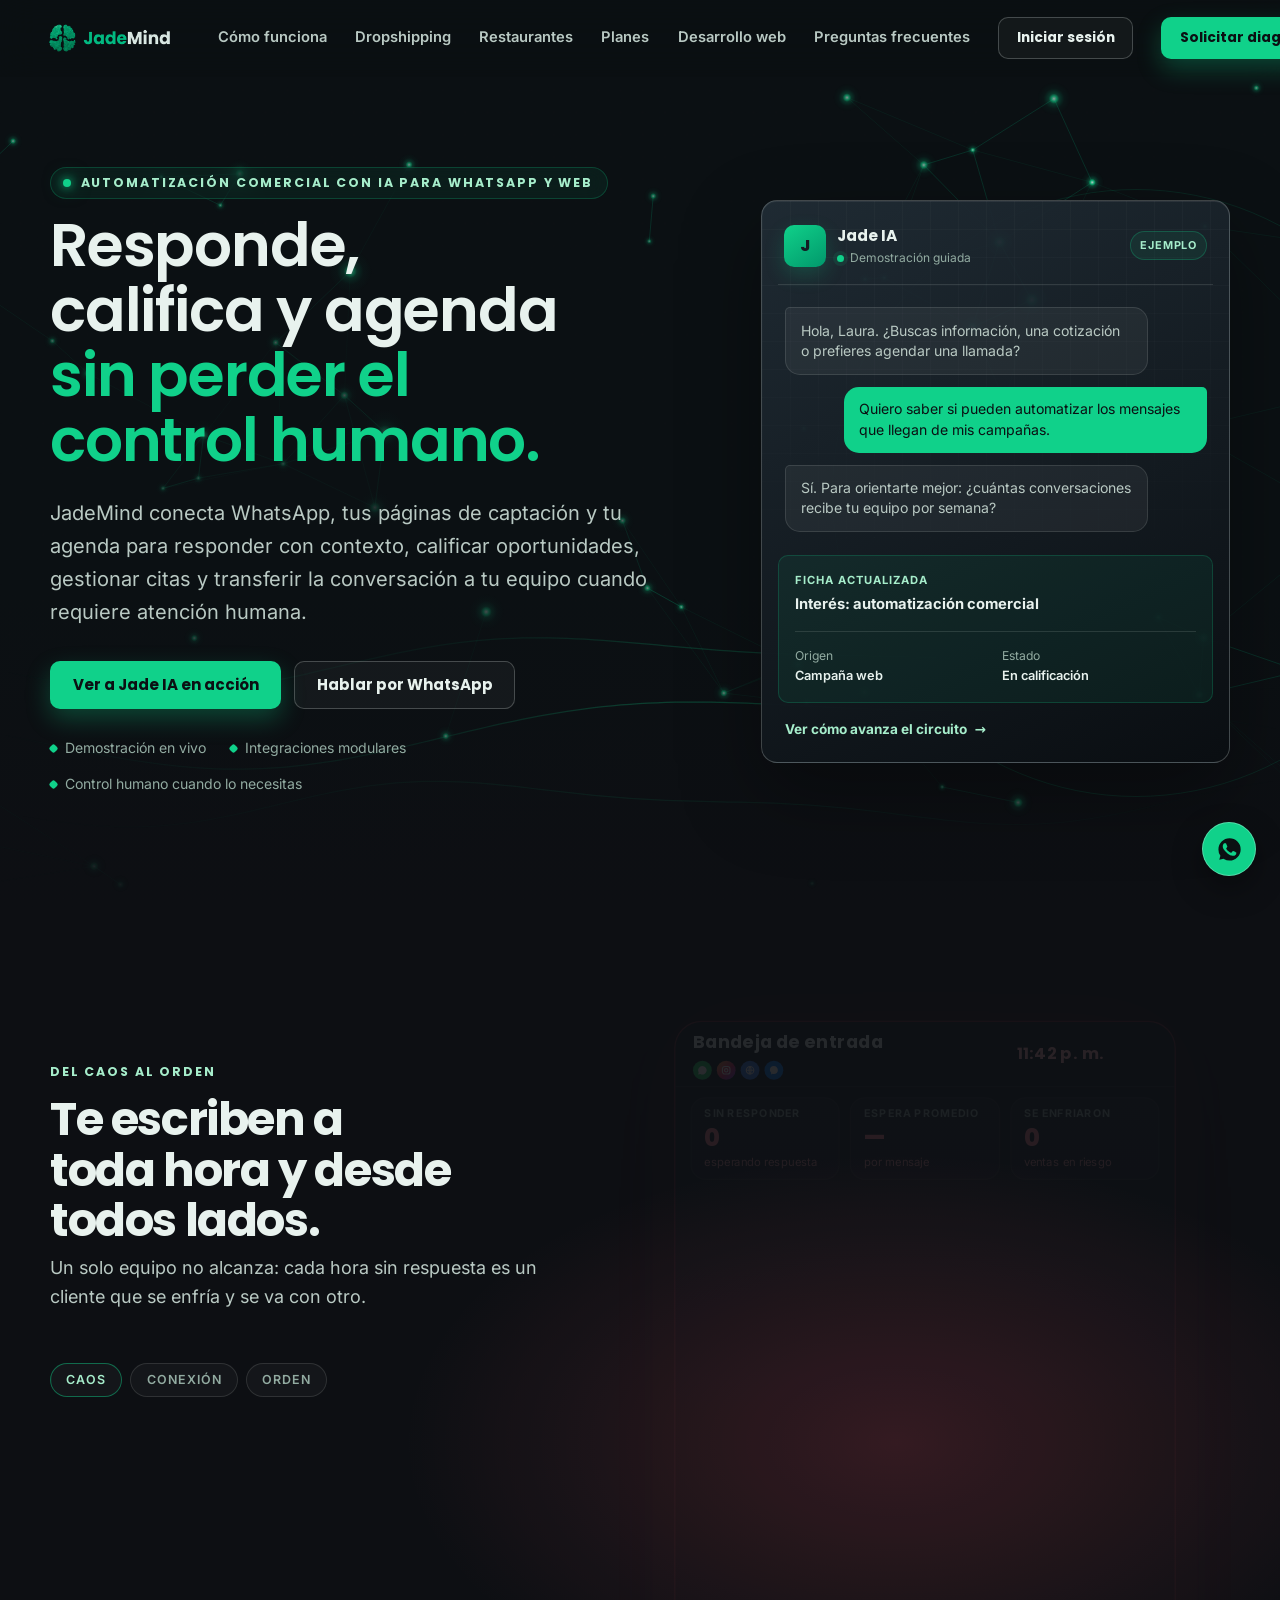
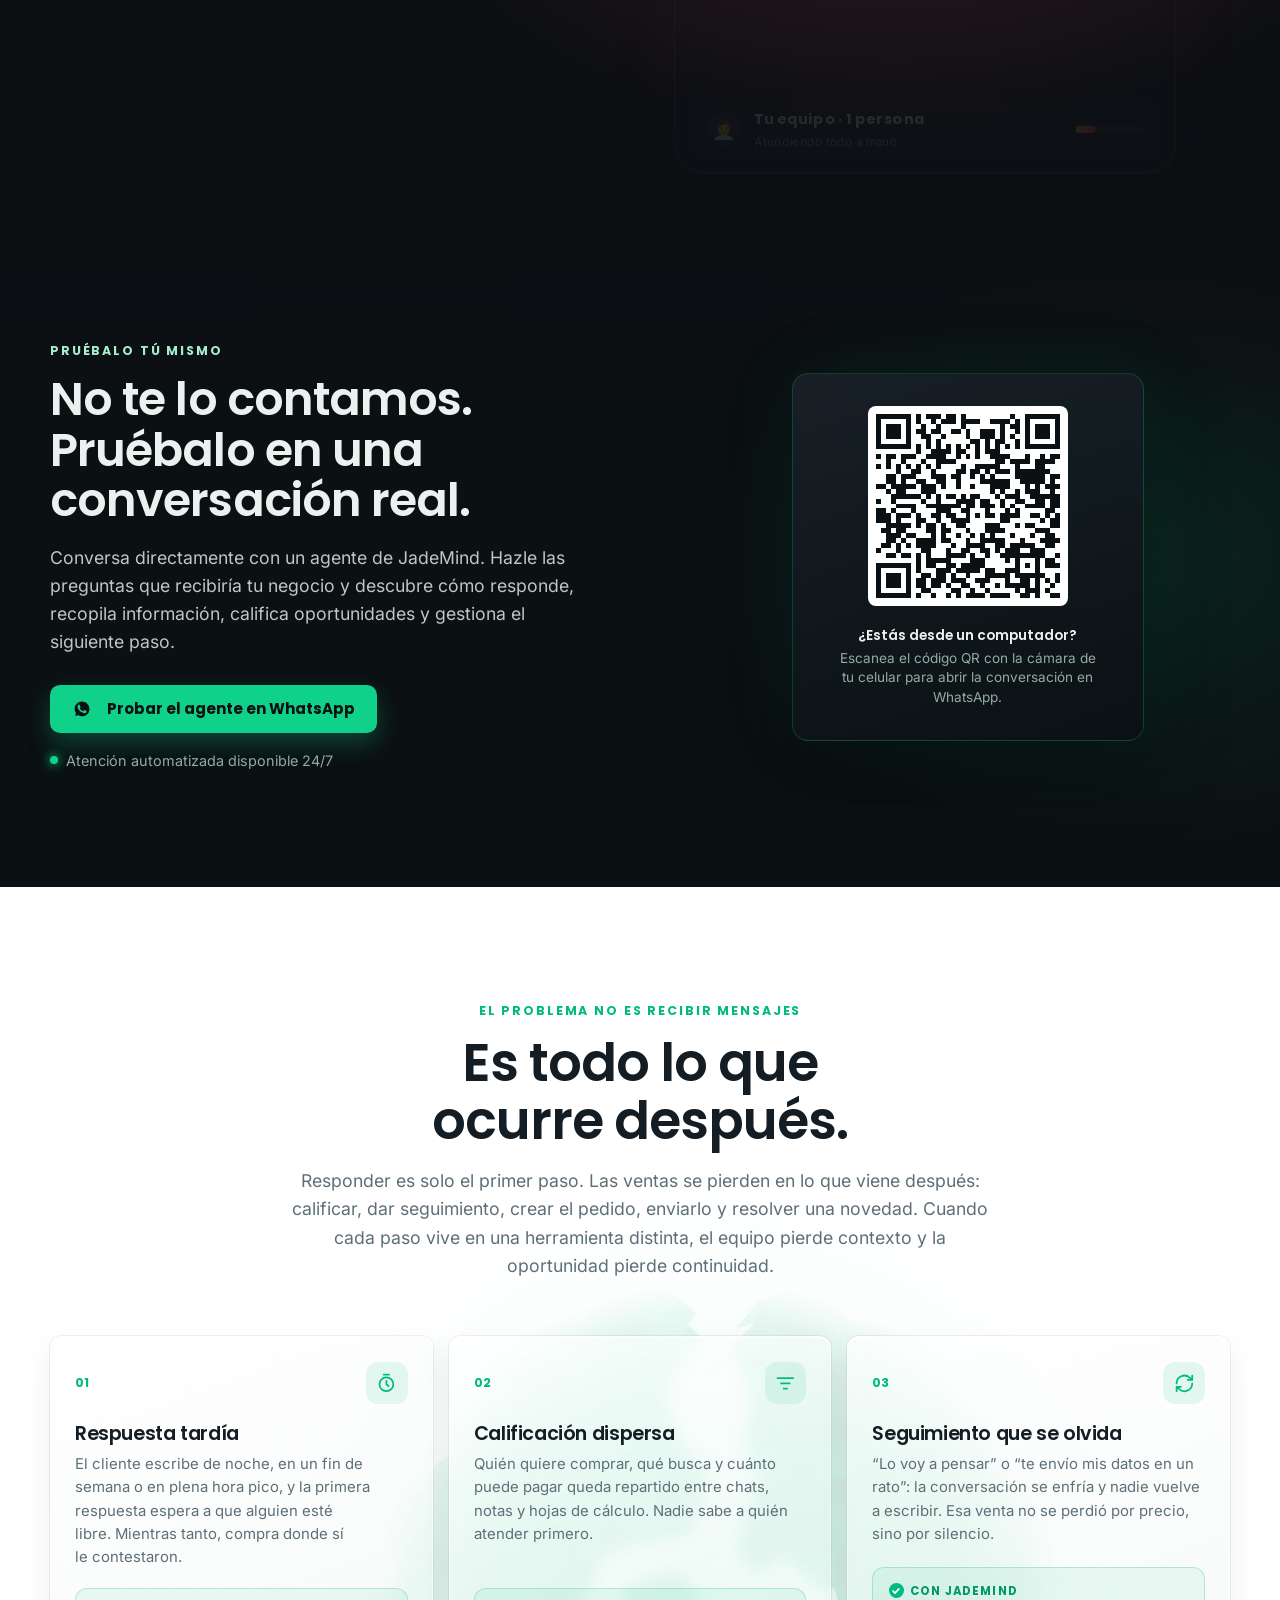
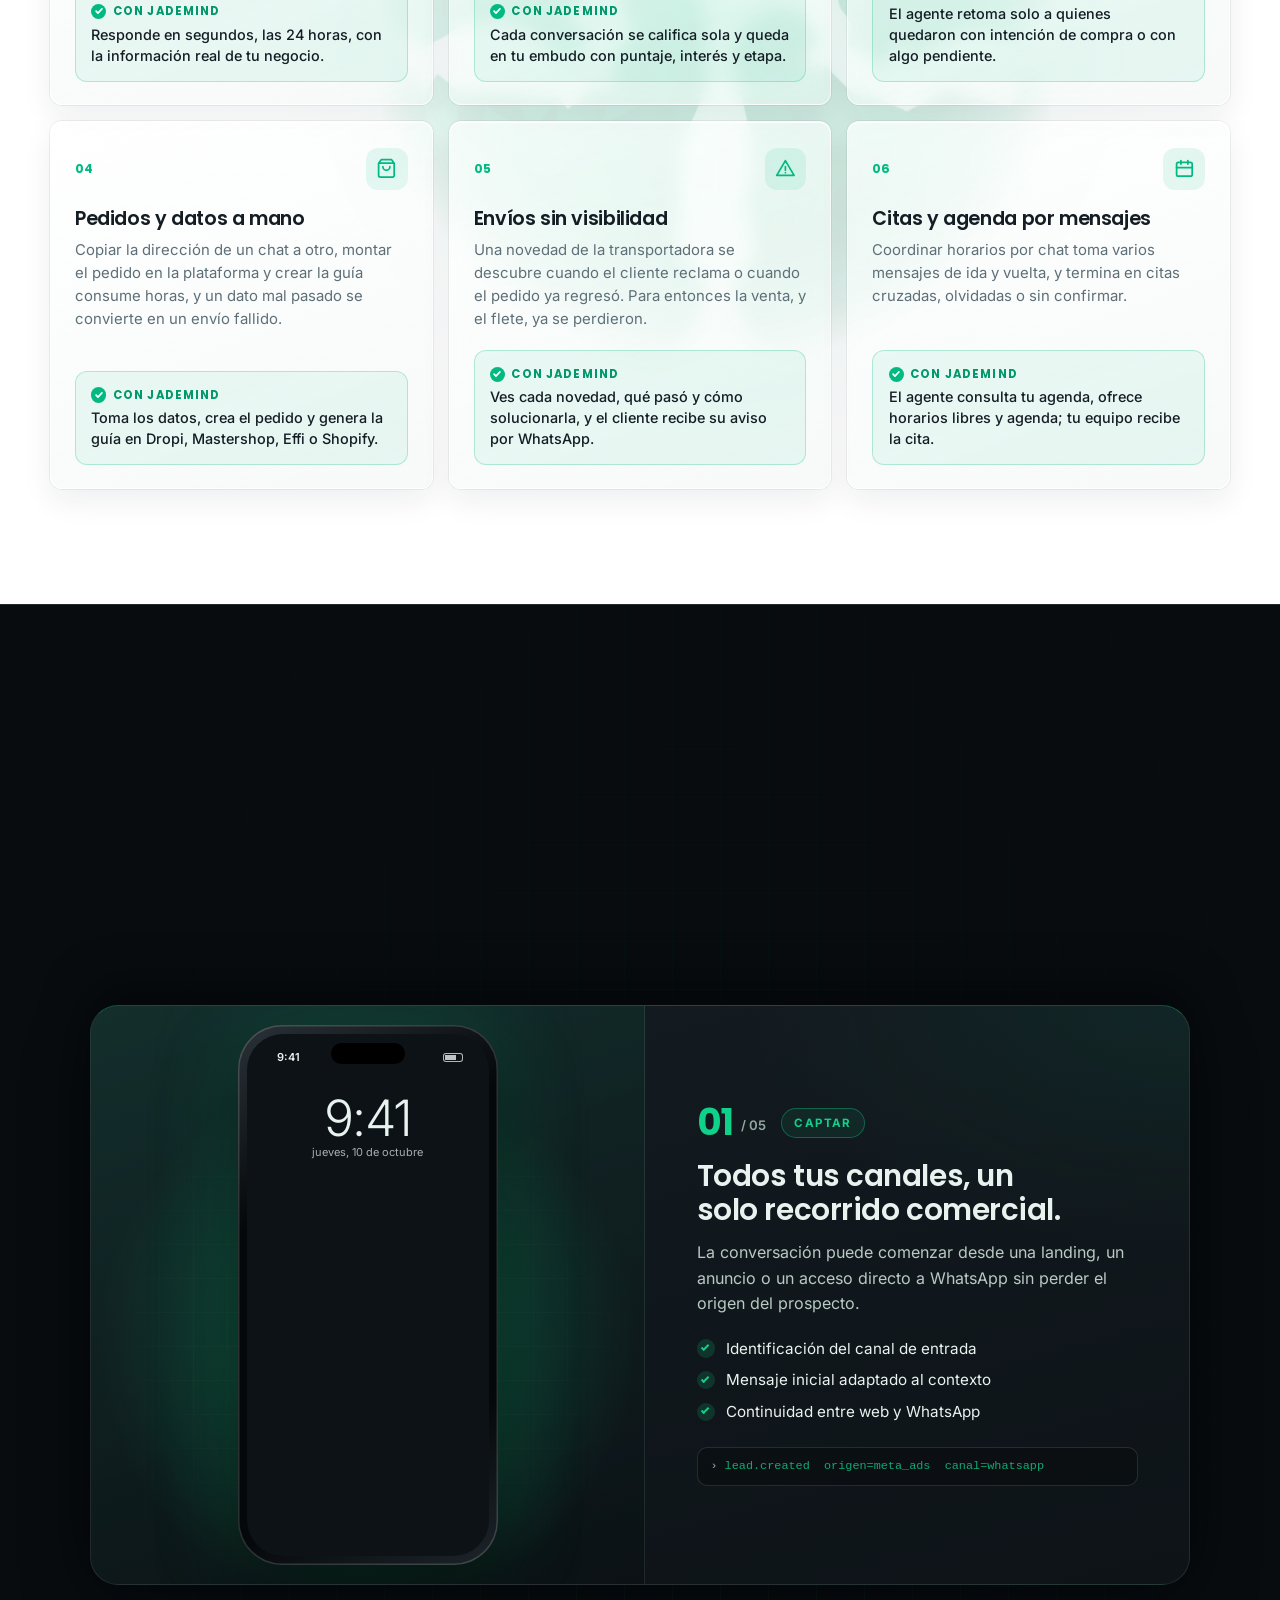
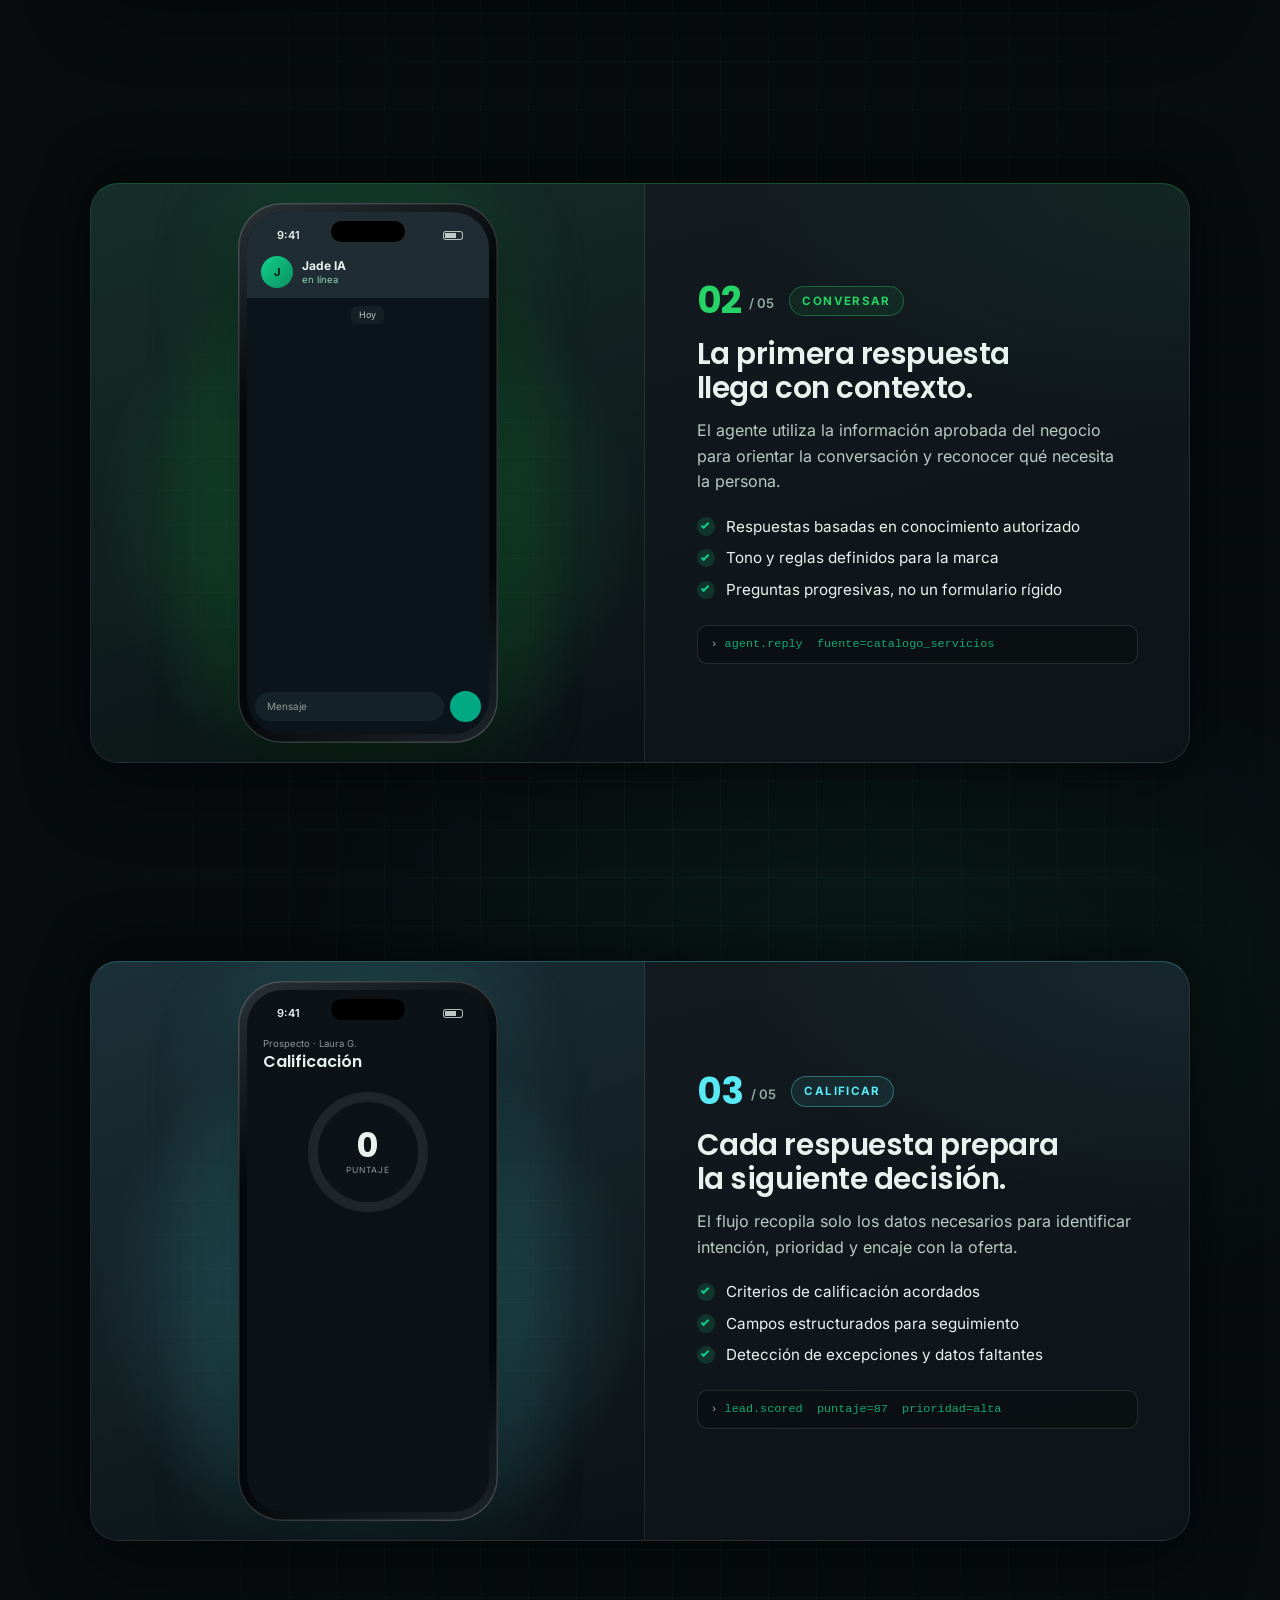
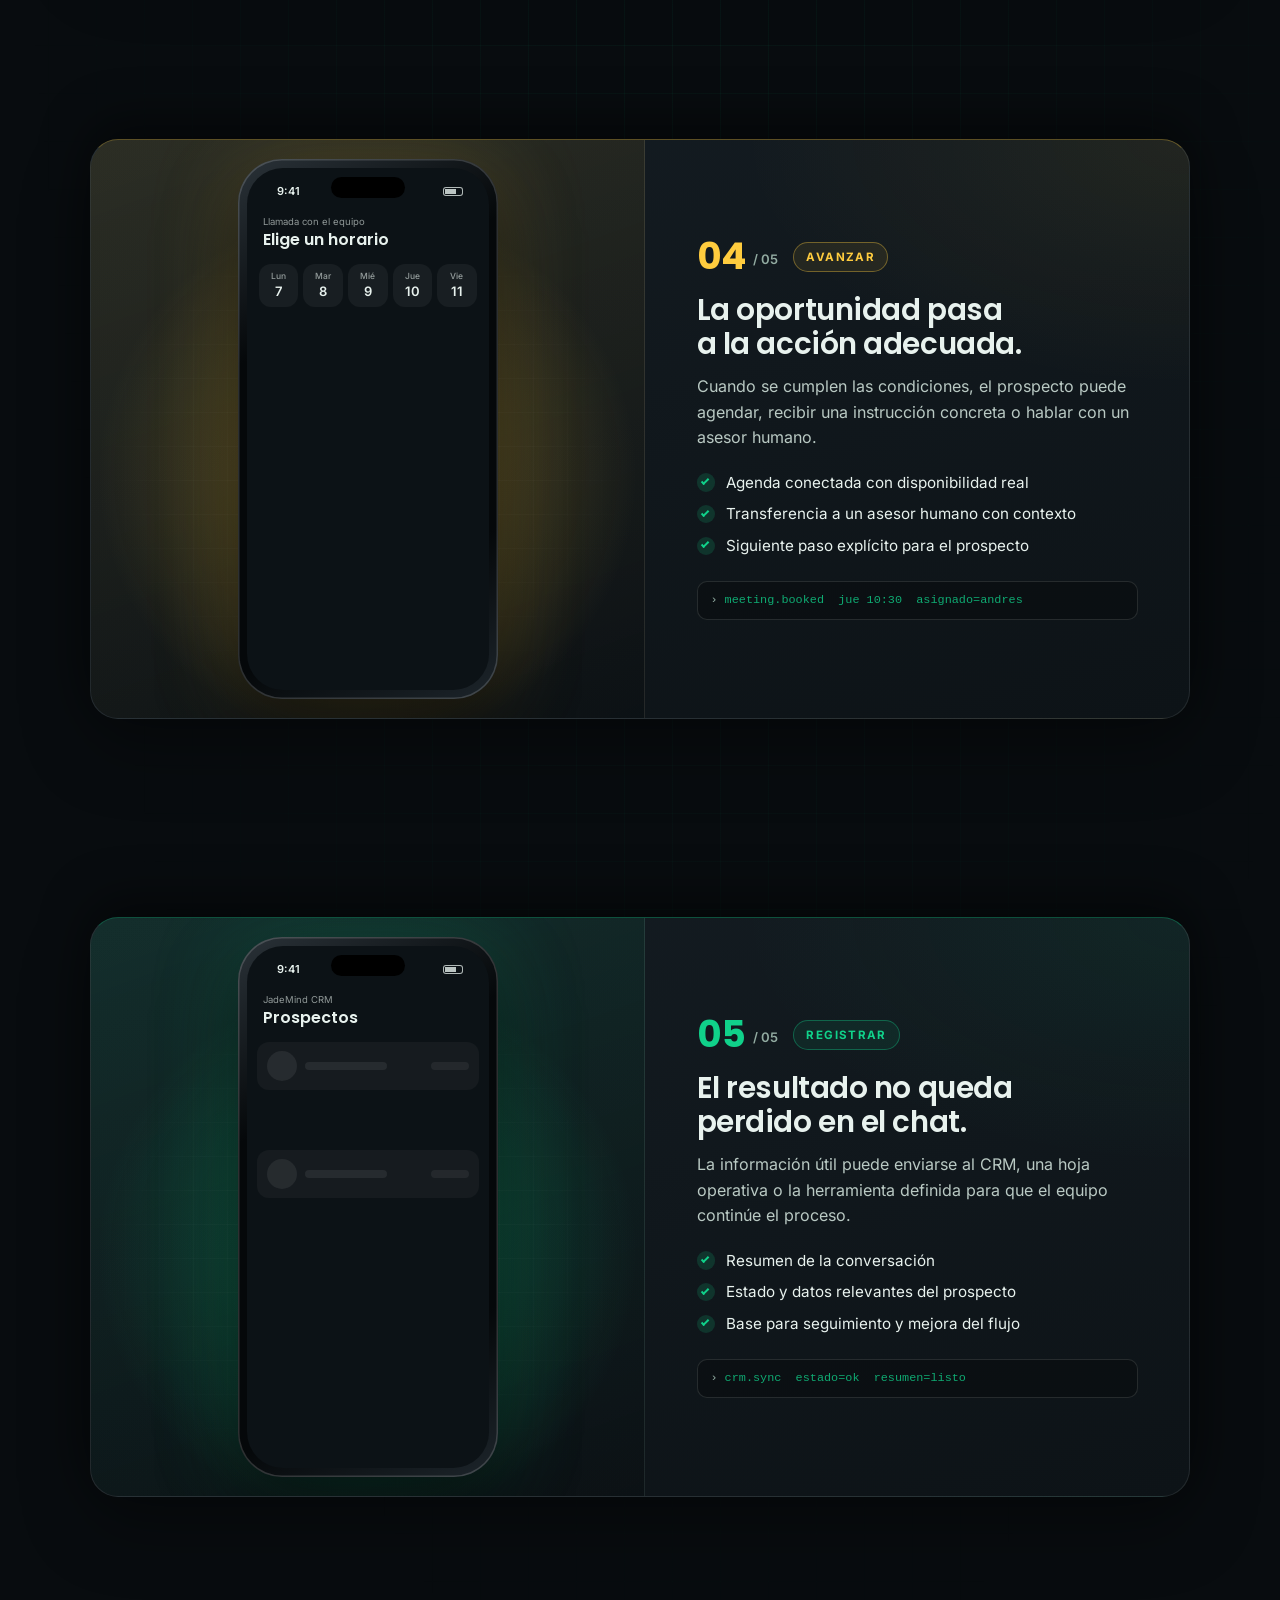
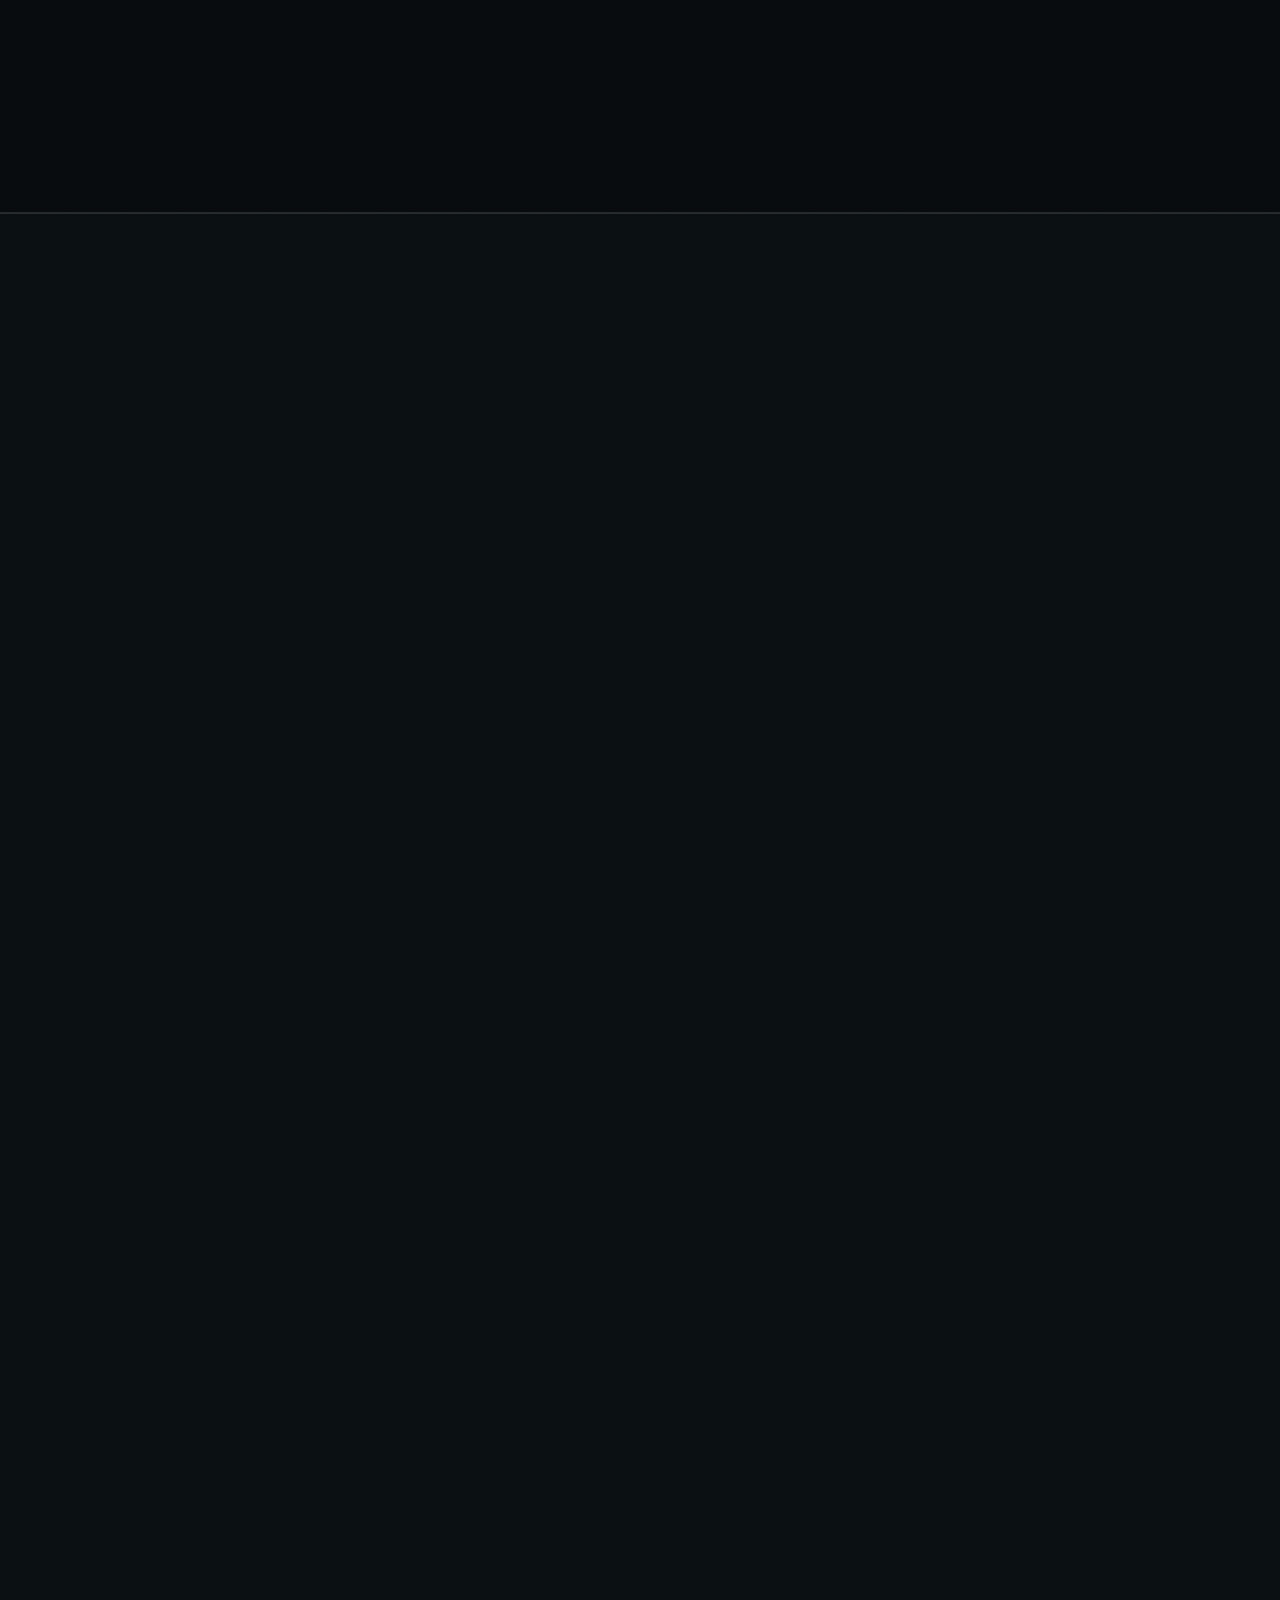
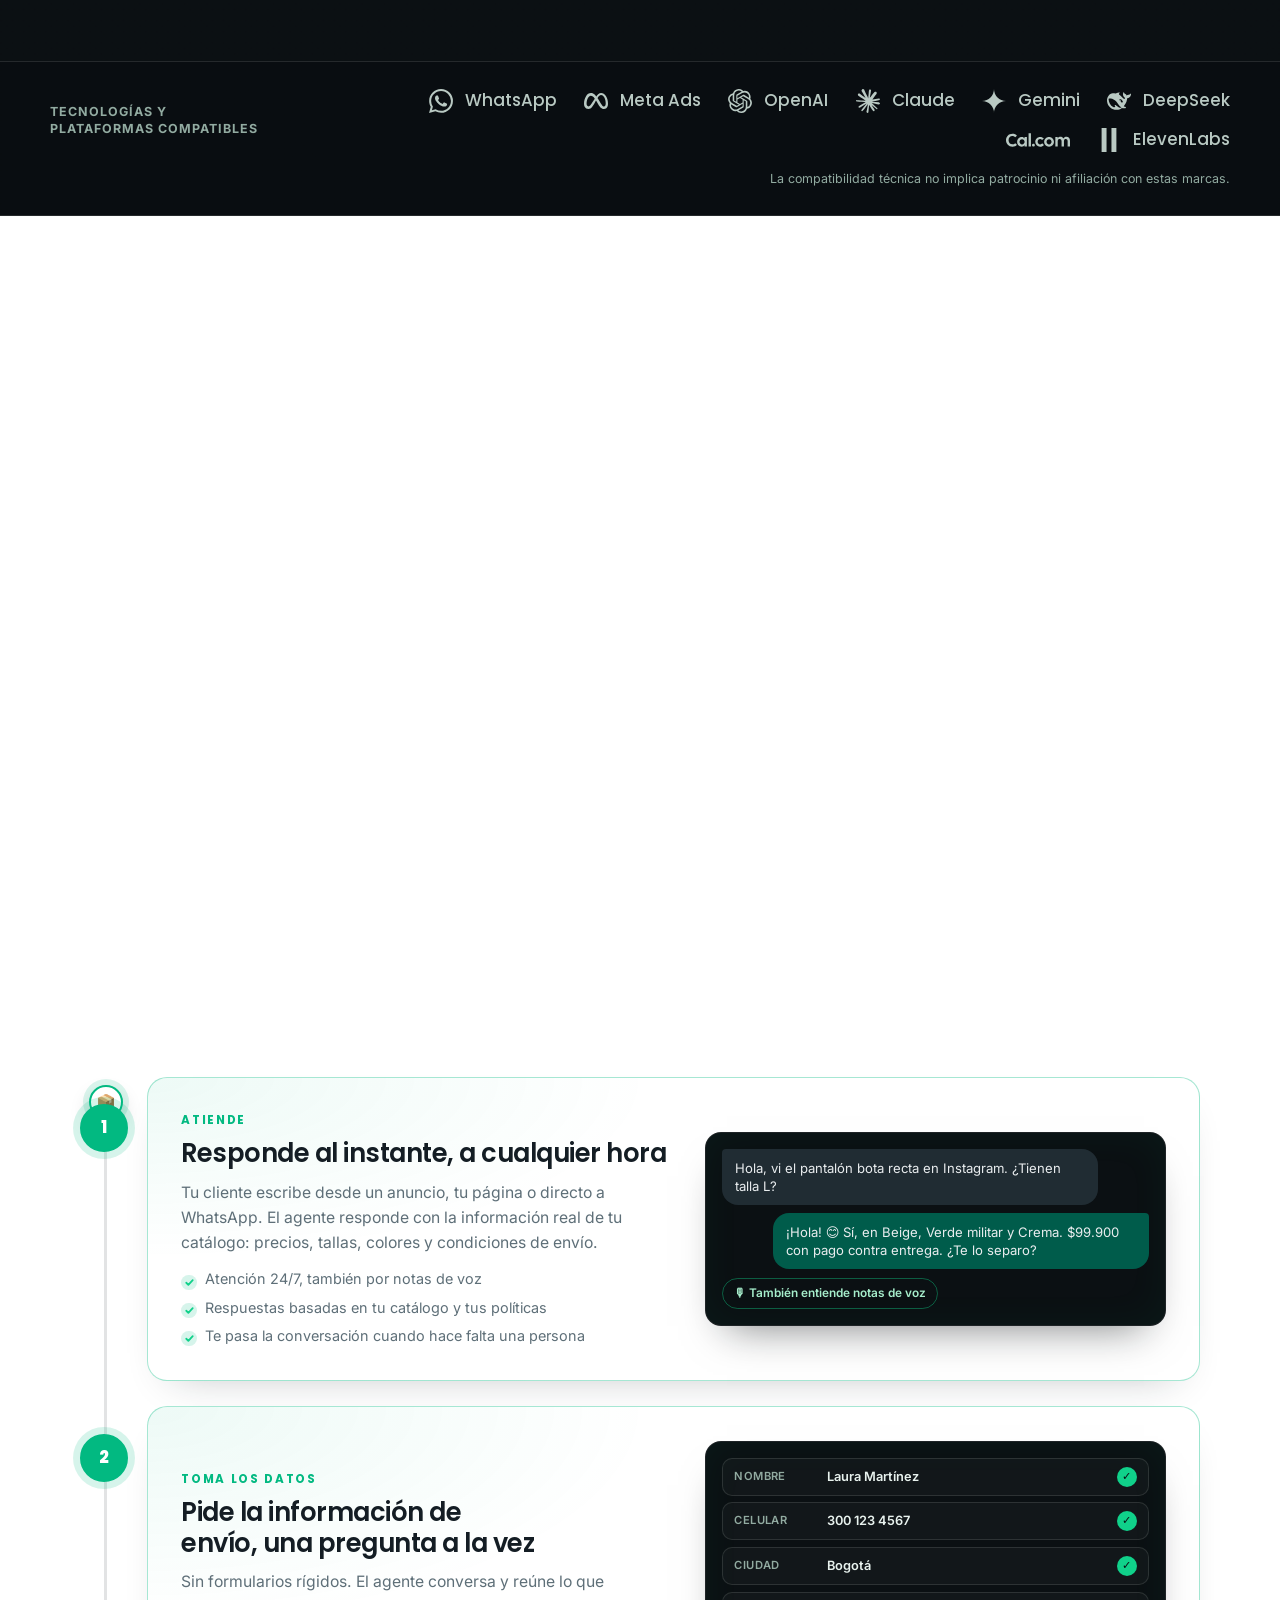
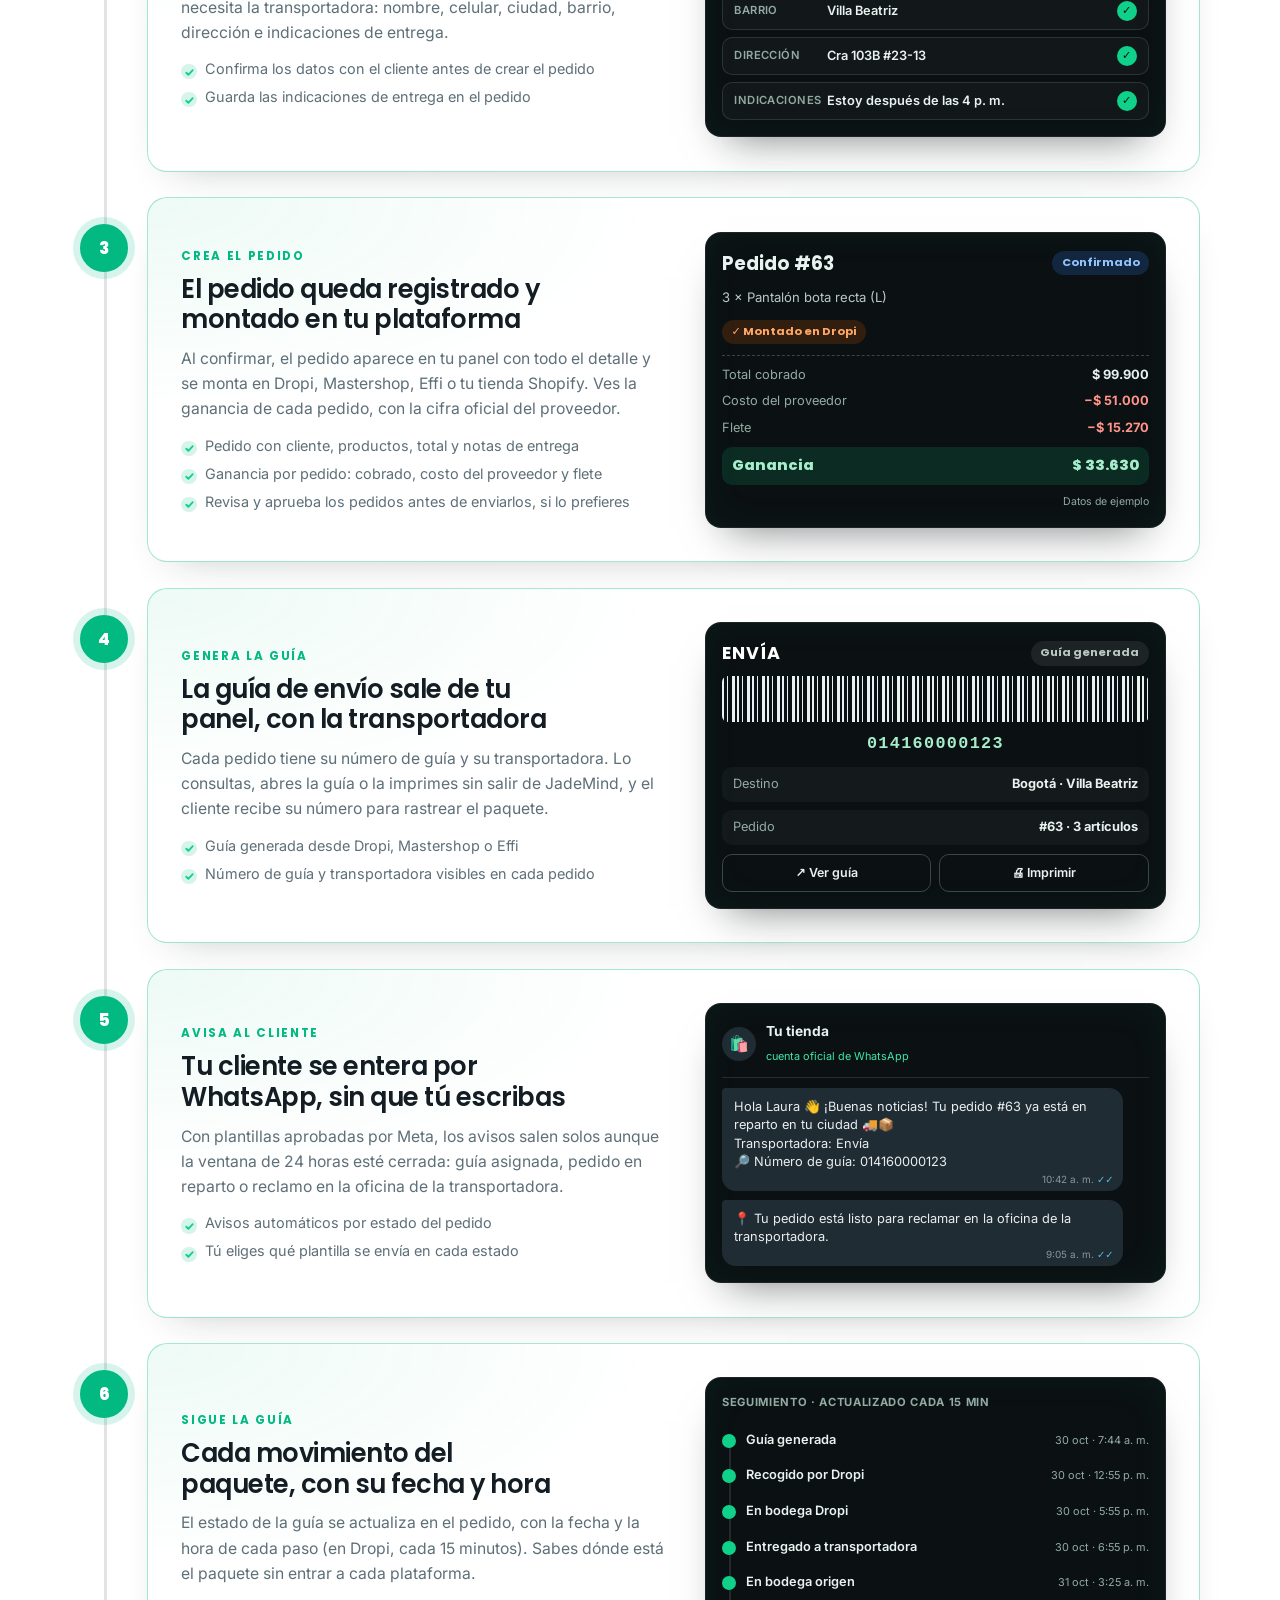
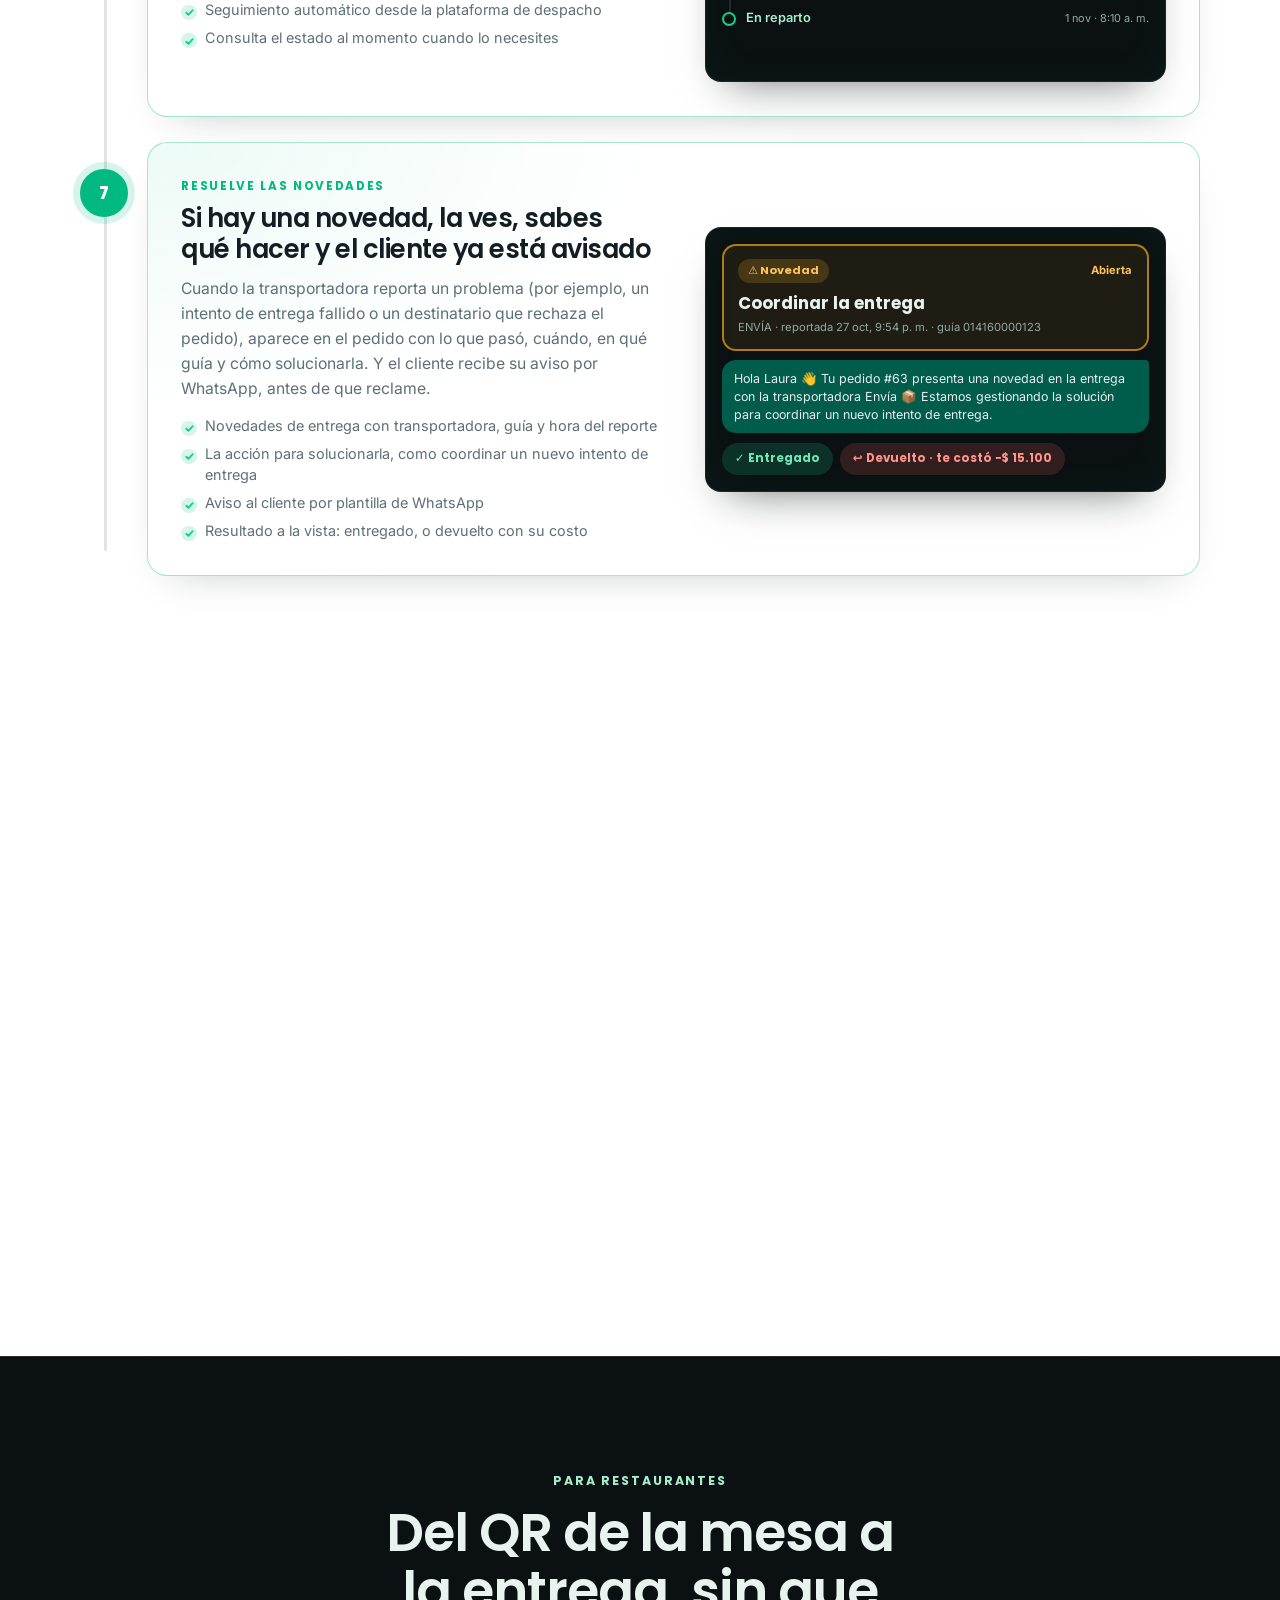
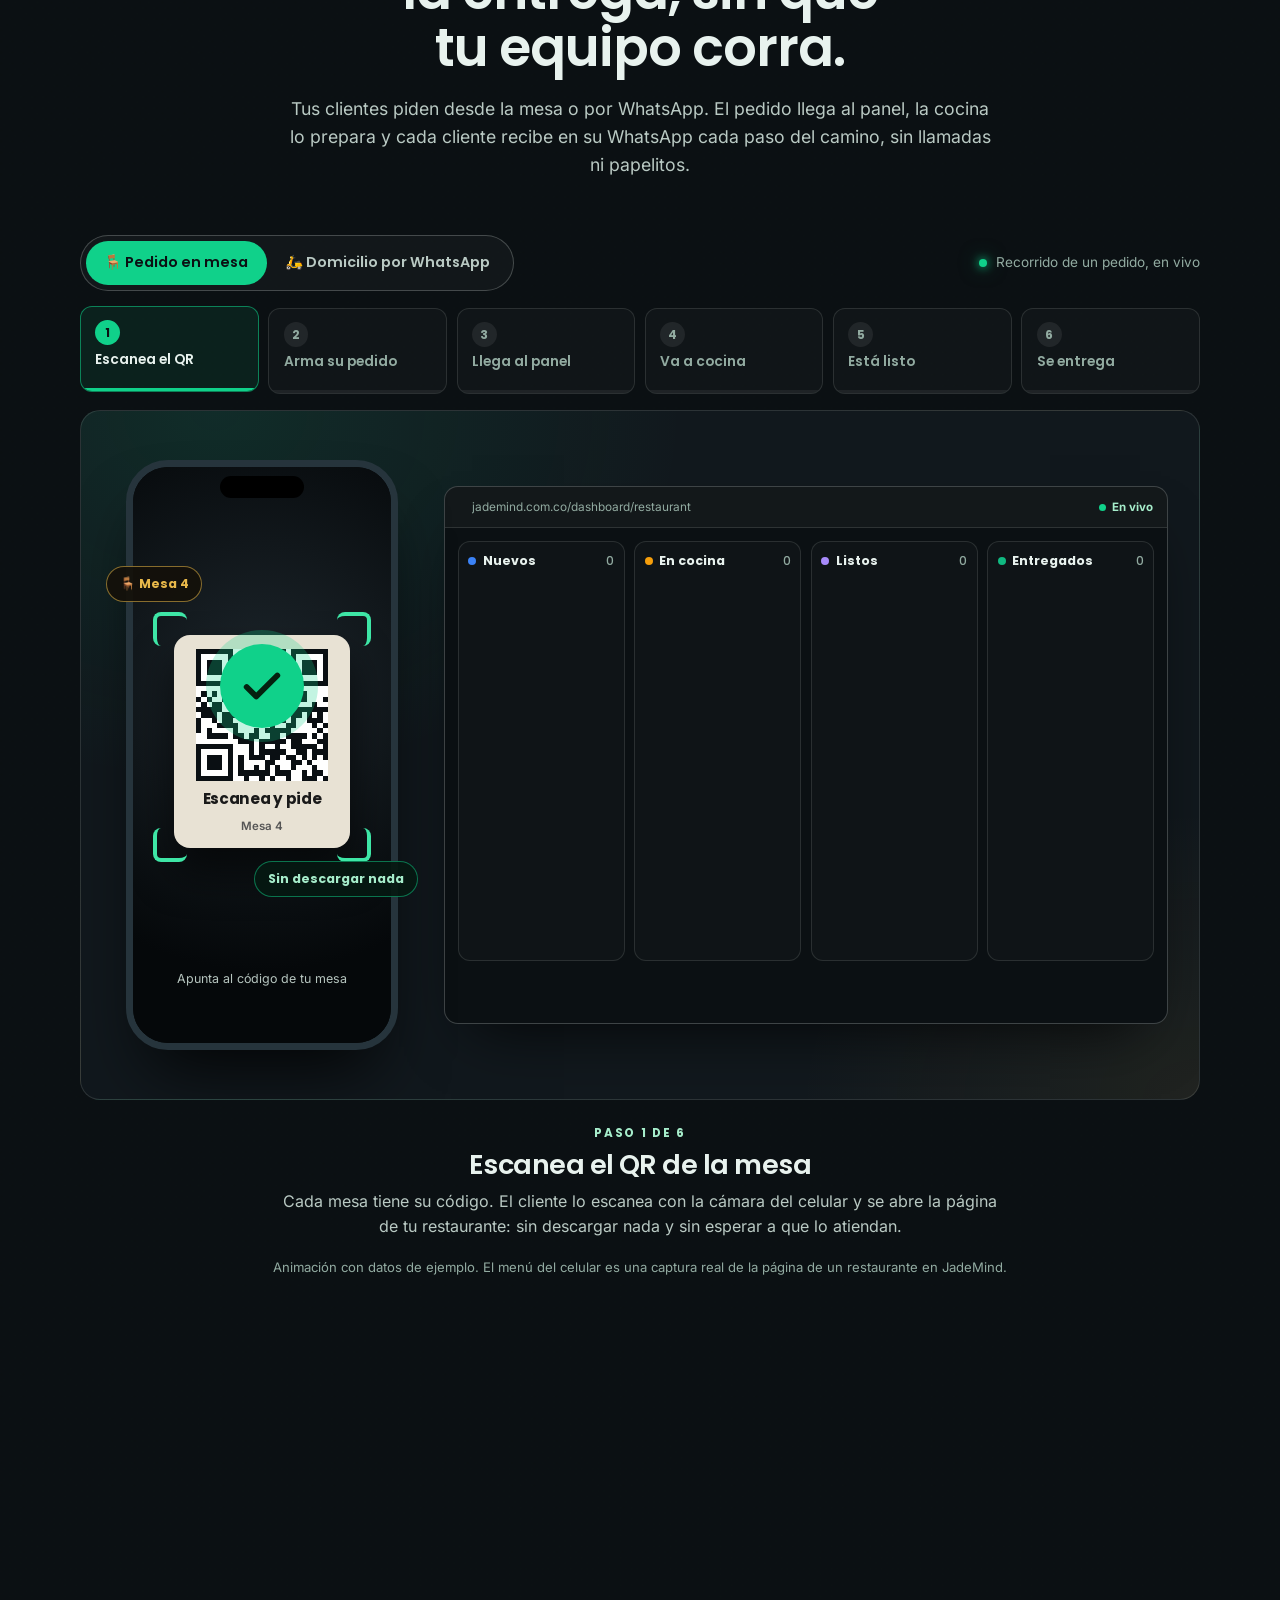
<file: index.html>
<!DOCTYPE html>
<html lang="es">
<head>
  <meta charset="UTF-8">
  <meta name="viewport" content="width=device-width, initial-scale=1.0">
  <meta http-equiv="Content-Security-Policy" content="default-src 'self'; script-src 'self'; style-src 'self' 'unsafe-inline'; font-src 'self'; img-src 'self' data:; media-src 'self'; connect-src 'self' https://formsubmit.co; form-action https://formsubmit.co; object-src 'none'; base-uri 'self'; upgrade-insecure-requests">
  <meta name="referrer" content="strict-origin-when-cross-origin">
  <title>JadeMind | Automatización comercial para WhatsApp y web</title>
  <meta name="description" content="JadeMind conecta tu landing, WhatsApp y calendario para responder, calificar prospectos, agendar citas y transferir conversaciones a tu equipo.">
  <meta name="robots" content="index,follow,max-image-preview:large">
  <meta name="theme-color" content="#0b1013">
  <link rel="canonical" href="https://jademind.com.co/">

  <meta property="og:type" content="website">
  <meta property="og:locale" content="es_CO">
  <meta property="og:site_name" content="JadeMind">
  <meta property="og:title" content="JadeMind | De la conversación a la cita">
  <meta property="og:description" content="Automatización comercial para responder, calificar y agendar desde WhatsApp y web.">
  <meta property="og:url" content="https://jademind.com.co/">
  <meta property="og:image" content="https://jademind.com.co/banner.jpg">
  <meta property="og:image:alt" content="JadeMind, automatización comercial con inteligencia artificial">
  <meta name="twitter:card" content="summary_large_image">
  <meta name="twitter:title" content="JadeMind | De la conversación a la cita">
  <meta name="twitter:description" content="Automatización comercial para WhatsApp y web.">
  <meta name="twitter:image" content="https://jademind.com.co/banner.jpg">

  <link rel="icon" type="image/png" sizes="192x192" href="visual/jademind-icono-192.png">
  <link rel="apple-touch-icon" href="visual/jademind-icono-192.png">
  <link rel="manifest" href="site.webmanifest">
  <link rel="preload" href="assets/fonts/inter-var.woff2" as="font" type="font/woff2" crossorigin>
  <link rel="preload" href="assets/fonts/poppins-700.woff2" as="font" type="font/woff2" crossorigin>
  <link rel="stylesheet" href="styles_v22.css?v=97">

  <script type="application/ld+json">
  {
    "@context": "https://schema.org",
    "@type": "ProfessionalService",
    "name": "JadeMind",
    "url": "https://jademind.com.co/",
    "logo": "https://jademind.com.co/visual/jademind-icono-512.png",
    "image": "https://jademind.com.co/banner.jpg",
    "description": "Automatización comercial para WhatsApp y web: atención inicial, calificación de prospectos, agenda y transferencia a equipos humanos.",
    "email": "info@jademind.com.co",
    "telephone": "+573009403058",
    "address": {
      "@type": "PostalAddress",
      "addressLocality": "Medellín",
      "addressCountry": "CO"
    },
    "areaServed": ["Colombia", "Latinoamérica"],
    "sameAs": [
      "https://www.instagram.com/jademind_oficial/",
      "https://www.facebook.com/profile.php?id=61561292698761"
    ]
  }
  </script>
</head>
<body id="inicio">
  <div class="ambient-background" aria-hidden="true">
    <div class="ambient-glow glow-1"></div>
    <div class="ambient-glow glow-2"></div>
    <div class="ambient-glow glow-3"></div>
  </div>
  <a class="skip-link" href="#contenido">Saltar al contenido</a>

  <header class="site-header">
    <nav class="nav container" aria-label="Navegación principal">
      <a class="brand" href="#inicio" aria-label="JadeMind, volver al inicio">
        <img src="visual/jademind-horizontal-web.png" width="146" height="48" alt="JadeMind">
      </a>

      <button class="nav-toggle" type="button" aria-expanded="false" aria-controls="nav-links">
        <span class="sr-only">Abrir menú</span>
        <span aria-hidden="true"></span>
        <span aria-hidden="true"></span>
        <span aria-hidden="true"></span>
      </button>

      <div class="nav-links" id="nav-links">
        <a href="#circuito">Cómo funciona</a>
        <a href="#dropshipping">Dropshipping</a>
        <a href="#restaurantes">Restaurantes</a>
        <a href="#planes">Planes</a>
        <a href="#diseno-web">Desarrollo web</a>
        <a href="#faq">Preguntas frecuentes</a>
        <a class="btn btn-small btn-secondary" href="https://jademind.com.co/login" data-track="nav_ingresar">Iniciar sesión</a>
        <a class="btn btn-small btn-primary" href="#contacto" data-track="nav_diagnostico">Solicitar diagnóstico</a>
      </div>
    </nav>
  </header>

  <main id="contenido">
    <section class="hero section" aria-labelledby="hero-title">
      <canvas class="hero-canvas" aria-hidden="true" data-neural-field='{"core":[16,209,138],"deep":[2,187,131],"density":0.00007,"maxNodes":120,"linkDistance":150}'></canvas>
      <div class="container hero-grid">
        <div class="hero-copy">
          <p class="eyebrow hero-status"><span class="status-dot" aria-hidden="true"></span>Automatización comercial con IA para WhatsApp y web</p>
          <h1 id="hero-title">Responde, califica y agenda <span>sin perder el control humano.</span></h1>
          <p class="hero-lead">JadeMind conecta WhatsApp, tus páginas de captación y tu agenda para responder con contexto, calificar oportunidades, gestionar citas y transferir la conversación a tu equipo cuando requiere atención humana.</p>

          <div class="hero-actions">
            <a class="btn btn-primary" href="#circuito" data-track="hero_circuito">Ver a Jade IA en acción</a>
            <a class="btn btn-secondary" href="https://wa.me/573009403058?text=Hola%20JadeMind%2C%20quiero%20revisar%20mi%20flujo%20comercial." target="_blank" rel="noopener noreferrer" data-track="hero_whatsapp">Hablar por WhatsApp</a>
          </div>

          <ul class="trust-points" aria-label="Características principales">
            <li>Demostración en vivo</li>
            <li>Integraciones modulares</li>
            <li>Control humano cuando lo necesitas</li>
          </ul>
        </div>

        <aside class="agent-preview" aria-label="Vista previa del recorrido de un prospecto">
          <div class="window-bar">
            <div class="agent-identity">
              <span class="agent-mark" aria-hidden="true">J</span>
              <div>
                <strong>Jade IA</strong>
                <span><i aria-hidden="true"></i> Demostración guiada</span>
              </div>
            </div>
            <span class="demo-badge">Ejemplo</span>
          </div>

          <div class="preview-thread">
            <p class="message message-agent">Hola, Laura. ¿Buscas información, una cotización o prefieres agendar una llamada?</p>
            <p class="message message-user">Quiero saber si pueden automatizar los mensajes que llegan de mis campañas.</p>
            <p class="message message-agent">Sí. Para orientarte mejor: ¿cuántas conversaciones recibe tu equipo por semana?</p>
          </div>

          <div class="lead-card">
            <div>
              <span class="card-label">Ficha actualizada</span>
              <strong>Interés: automatización comercial</strong>
            </div>
            <dl>
              <div><dt>Origen</dt><dd>Campaña web</dd></div>
              <div><dt>Estado</dt><dd>En calificación</dd></div>
            </dl>
          </div>

          <a class="preview-link" href="#circuito">Ver cómo avanza el circuito <span aria-hidden="true">→</span></a>
        </aside>
      </div>
    </section>

    <!-- Pruébalo: lleva al agente de ventas real de JadeMind (Esteban) en WhatsApp -->
    <section class="scrolly" id="del-caos-al-orden" aria-labelledby="scrolly-title" data-scrolly data-frames="120">
      <div class="container scrolly-layout">
      <div class="scrolly-inner">
        <p class="eyebrow">Del caos al orden</p>
        <h2 class="sr-only" id="scrolly-title">Del caos al orden con JadeMind</h2>
        <ol class="scrolly-steps">
          <li class="is-active"><strong>Te escriben a toda hora y desde todos lados.</strong><span>Un solo equipo no alcanza: cada hora sin respuesta es un cliente que se enfría y se va con otro.</span></li>
          <li><strong>JadeMind conecta cada conversación.</strong><span>El agente responde en segundos, con contexto, y reúne la información de cada cliente.</span></li>
          <li class="scrolly-final"><strong>Mientras tú descansas, <em>JadeMind sigue atendiendo.</em></strong><span>Cada mensaje recibe respuesta en segundos, cada cliente queda calificado y cada cita llega a tu agenda. Tu equipo se enfoca en quienes ya están listos para avanzar.</span></li>
        </ol>
        <ol class="scrolly-phases" aria-hidden="true">
          <li><span>Caos</span><i></i></li>
          <li><span>Conexión</span><i></i></li>
          <li><span>Orden</span><i></i></li>
        </ol>
      </div>

      <div class="scrolly-stage" role="img" aria-label="Animación: una bandeja de entrada llena de mensajes sin responder, con clientes que se enfrían, se ordena con JadeMind en un tablero de clientes calificados, citas y pedidos.">
        <div class="cz" aria-hidden="true"></div>
      </div>

      <div class="scrolly-actions">
        <div class="scrolly-cta">
          <a class="btn btn-primary" href="https://wa.me/573009403058?text=Hola%2C%20quiero%20probar%20el%20agente%20de%20JadeMind" target="_blank" rel="noopener noreferrer" data-track="caos_whatsapp">Probar por WhatsApp</a>
          <a class="btn btn-secondary" href="#planes" data-track="caos_planes">Ver planes</a>
        </div>
        <p class="scrolly-trust"><span class="status-dot" aria-hidden="true"></span>Activo 24/7 · Transferencia a un asesor humano cuando lo necesitas</p>
      </div>
      </div>
    </section>

    <section class="section try-section" id="pruebalo" aria-labelledby="try-title">
      <div class="container try-layout">
        <div class="try-copy reveal-on-scroll">
          <p class="eyebrow">Pruébalo tú mismo</p>
          <h2 id="try-title">No te lo contamos. Pruébalo en una conversación real.</h2>
          <p>Conversa directamente con un agente de JadeMind. Hazle las preguntas que recibiría tu negocio y descubre cómo responde, recopila información, califica oportunidades y gestiona el siguiente paso.</p>
          <div class="try-actions">
            <a class="btn btn-primary" href="https://wa.me/573009403058?text=Hola%2C%20quiero%20probar%20el%20agente%20de%20JadeMind" target="_blank" rel="noopener noreferrer" data-track="try_whatsapp"><svg viewBox="0 0 24 24" aria-hidden="true" fill="currentColor"><path d="M17.47 14.38c-.3-.15-1.76-.87-2.03-.97-.27-.1-.47-.15-.67.15-.2.3-.77.97-.94 1.16-.17.2-.35.22-.64.08-.3-.15-1.26-.46-2.39-1.48-.88-.79-1.48-1.76-1.65-2.06-.17-.3-.02-.46.13-.61.13-.13.3-.35.45-.52.15-.17.2-.3.3-.5.1-.2.05-.37-.03-.52-.07-.15-.67-1.61-.92-2.21-.24-.58-.49-.5-.67-.51h-.57c-.2 0-.52.07-.79.37-.27.3-1.04 1.02-1.04 2.48s1.07 2.88 1.21 3.07c.15.2 2.1 3.2 5.08 4.49.71.31 1.26.49 1.69.63.71.23 1.36.2 1.87.12.57-.09 1.76-.72 2.01-1.41.25-.69.25-1.29.17-1.41-.07-.12-.27-.2-.57-.35M12.05 21.79h-.01a9.87 9.87 0 0 1-5.03-1.38l-.36-.21-3.74.98 1-3.65-.24-.37a9.86 9.86 0 0 1-1.51-5.26C2.17 6.44 6.6 2.01 12.06 2.01c2.64 0 5.12 1.03 6.99 2.9a9.83 9.83 0 0 1 2.89 6.99c0 5.45-4.44 9.89-9.89 9.89"/></svg>Probar el agente en WhatsApp</a>
            <span class="try-note"><span class="status-dot" aria-hidden="true"></span>Atención automatizada disponible 24/7</span>
          </div>
        </div>

        <figure class="try-qr reveal-on-scroll">
          <img src="assets/qr-whatsapp.svg" width="112" height="112" alt="Código QR para abrir el chat de JadeMind en WhatsApp" loading="lazy" decoding="async">
          <figcaption><strong>¿Estás desde un computador?</strong>Escanea el código QR con la cámara de tu celular para abrir la conversación en WhatsApp.</figcaption>
        </figure>
      </div>
    </section>

    <section class="section problem-section" aria-labelledby="problem-title">
      <!-- Isotipo ambiental: decorativo, detrás del contenido y sin eventos de puntero -->
      <div class="brand-ambient" aria-hidden="true">
        <div class="brand-ambient-parallax" data-brand-parallax>
          <img class="brand-ambient-logo" src="assets/logo-icon.png" width="600" height="592" alt="" loading="lazy" decoding="async">
        </div>
      </div>
      <div class="container">
        <div class="section-heading section-heading-centered reveal-on-scroll">
          <p class="eyebrow">El problema no es recibir mensajes</p>
          <h2 id="problem-title">Es todo lo que ocurre después.</h2>
          <p>Responder es solo el primer paso. Las ventas se pierden en lo que viene después: calificar, dar seguimiento, crear el pedido, enviarlo y resolver una novedad. Cuando cada paso vive en una herramienta distinta, el equipo pierde contexto y la oportunidad pierde continuidad.</p>
        </div>

        <div class="problem-grid">
          <article class="problem-card reveal-on-scroll">
            <div class="pc-top"><span class="pc-n">01</span><span class="pc-ico" aria-hidden="true"><svg viewBox="0 0 24 24" fill="none" stroke="currentColor" stroke-width="2" stroke-linecap="round" stroke-linejoin="round"><circle cx="12" cy="13" r="8"/><path d="M12 9v4l2.5 2M9 2h6"/></svg></span></div>
            <h3>Respuesta tardía</h3>
            <p>El cliente escribe de noche, en un fin de semana o en plena hora pico, y la primera respuesta espera a que alguien esté libre. Mientras tanto, compra donde sí le contestaron.</p>
            <div class="pc-fix"><strong>Con JadeMind</strong><p>Responde en segundos, las 24 horas, con la información real de tu negocio.</p></div>
          </article>

          <article class="problem-card reveal-on-scroll" style="transition-delay: 0.08s">
            <div class="pc-top"><span class="pc-n">02</span><span class="pc-ico" aria-hidden="true"><svg viewBox="0 0 24 24" fill="none" stroke="currentColor" stroke-width="2" stroke-linecap="round" stroke-linejoin="round"><path d="M3 6h18M7 12h10M10 18h4"/></svg></span></div>
            <h3>Calificación dispersa</h3>
            <p>Quién quiere comprar, qué busca y cuánto puede pagar queda repartido entre chats, notas y hojas de cálculo. Nadie sabe a quién atender primero.</p>
            <div class="pc-fix"><strong>Con JadeMind</strong><p>Cada conversación se califica sola y queda en tu embudo con puntaje, interés y etapa.</p></div>
          </article>

          <article class="problem-card reveal-on-scroll" style="transition-delay: 0.16s">
            <div class="pc-top"><span class="pc-n">03</span><span class="pc-ico" aria-hidden="true"><svg viewBox="0 0 24 24" fill="none" stroke="currentColor" stroke-width="2" stroke-linecap="round" stroke-linejoin="round"><path d="M3 12a9 9 0 0 1 15-6.7L21 8M21 3v5h-5M21 12a9 9 0 0 1-15 6.7L3 16M3 21v-5h5"/></svg></span></div>
            <h3>Seguimiento que se olvida</h3>
            <p>“Lo voy a pensar” o “te envío mis datos en un rato”: la conversación se enfría y nadie vuelve a escribir. Esa venta no se perdió por precio, sino por silencio.</p>
            <div class="pc-fix"><strong>Con JadeMind</strong><p>El agente retoma solo a quienes quedaron con intención de compra o con algo pendiente.</p></div>
          </article>

          <article class="problem-card reveal-on-scroll">
            <div class="pc-top"><span class="pc-n">04</span><span class="pc-ico" aria-hidden="true"><svg viewBox="0 0 24 24" fill="none" stroke="currentColor" stroke-width="2" stroke-linecap="round" stroke-linejoin="round"><path d="M6 2 3 6v14a2 2 0 0 0 2 2h14a2 2 0 0 0 2-2V6l-3-4zM3 6h18M16 10a4 4 0 0 1-8 0"/></svg></span></div>
            <h3>Pedidos y datos a mano</h3>
            <p>Copiar la dirección de un chat a otro, montar el pedido en la plataforma y crear la guía consume horas, y un dato mal pasado se convierte en un envío fallido.</p>
            <div class="pc-fix"><strong>Con JadeMind</strong><p>Toma los datos, crea el pedido y genera la guía en Dropi, Mastershop, Effi o Shopify.</p></div>
          </article>

          <article class="problem-card reveal-on-scroll" style="transition-delay: 0.08s">
            <div class="pc-top"><span class="pc-n">05</span><span class="pc-ico" aria-hidden="true"><svg viewBox="0 0 24 24" fill="none" stroke="currentColor" stroke-width="2" stroke-linecap="round" stroke-linejoin="round"><path d="M12 3 2 20h20zM12 10v4M12 17h.01"/></svg></span></div>
            <h3>Envíos sin visibilidad</h3>
            <p>Una novedad de la transportadora se descubre cuando el cliente reclama o cuando el pedido ya regresó. Para entonces la venta, y el flete, ya se perdieron.</p>
            <div class="pc-fix"><strong>Con JadeMind</strong><p>Ves cada novedad, qué pasó y cómo solucionarla, y el cliente recibe su aviso por WhatsApp.</p></div>
          </article>

          <article class="problem-card reveal-on-scroll" style="transition-delay: 0.16s">
            <div class="pc-top"><span class="pc-n">06</span><span class="pc-ico" aria-hidden="true"><svg viewBox="0 0 24 24" fill="none" stroke="currentColor" stroke-width="2" stroke-linecap="round" stroke-linejoin="round"><rect x="3" y="5" width="18" height="16" rx="2"/><path d="M16 3v4M8 3v4M3 11h18"/></svg></span></div>
            <h3>Citas y agenda por mensajes</h3>
            <p>Coordinar horarios por chat toma varios mensajes de ida y vuelta, y termina en citas cruzadas, olvidadas o sin confirmar.</p>
            <div class="pc-fix"><strong>Con JadeMind</strong><p>El agente consulta tu agenda, ofrece horarios libres y agenda; tu equipo recibe la cita.</p></div>
          </article>
        </div>

      </div>
    </section>

    <section class="section circuit-section" id="circuito" aria-labelledby="circuit-title">
      <div class="container">
        <div class="section-heading section-heading-centered reveal-on-scroll">
          <p class="eyebrow">Recorrido comercial JadeMind</p>
          <h2 id="circuit-title">Así avanza una conversación con Jade IA.</h2>
          <p>Un recorrido comercial conectado que acompaña cada oportunidad desde el primer mensaje hasta su registro, seguimiento o transferencia al equipo.</p>
        </div>

        <ol class="flow-stack" data-flow>
          <li class="flow-card" style="--i: 0; --tint: 16, 209, 138;">
            <article class="flow-card-inner" aria-labelledby="flow-t1">
              <div class="flow-visual">
                <div class="flow-phone" aria-hidden="true" data-steps="400,1100,1800,3000,3700" data-cycle="7600">
                  <div class="phone-screen">
                    <div class="phone-status"><span>9:41</span><i></i></div>
                    <div class="ph-lock">
                      <p class="ph-lock-time">9:41</p>
                      <p class="ph-lock-date">jueves, 10 de octubre</p>
                    </div>
                    <div class="ph-notifs">
                      <div class="ph-notif n1"><b class="ph-ico ico-ads">Ad</b><span><strong>Meta Ads</strong><small>Clic en «Enviar mensaje»</small></span><em>ahora</em></div>
                      <div class="ph-notif n2"><b class="ph-ico ico-web">www</b><span><strong>Landing</strong><small>Formulario completado</small></span><em>ahora</em></div>
                      <div class="ph-notif n3"><b class="ph-ico ico-wa"><svg viewBox="0 0 24 24"><path d="M12 3a9 9 0 0 0-7.8 13.5L3 21l4.6-1.2A9 9 0 1 0 12 3z"/></svg></b><span><strong>WhatsApp</strong><small>Hola, quiero información</small></span><em>ahora</em></div>
                    </div>
                    <div class="ph-lead">
                      <div class="ph-lead-pulse"></div>
                      <div class="ph-avatar">LG</div>
                      <p class="ph-lead-label">Nuevo prospecto</p>
                      <p class="ph-lead-name">Laura G.</p>
                      <div class="ph-tags">
                        <span>Origen · Meta Ads</span>
                        <span>Canal · WhatsApp</span>
                        <span>Campaña · Instagram</span>
                      </div>
                    </div>
                  </div>
                </div>
              </div>
              <div class="flow-copy">
                <p class="flow-kicker"><span class="flow-num">01</span><span class="flow-of">/ 05</span><span class="flow-stage">Captar</span></p>
                <h3 id="flow-t1">Todos tus canales, un solo recorrido comercial.</h3>
                <p class="flow-text">La conversación puede comenzar desde una landing, un anuncio o un acceso directo a WhatsApp sin perder el origen del prospecto.</p>
                <ul class="flow-list">
                  <li>Identificación del canal de entrada</li>
                  <li>Mensaje inicial adaptado al contexto</li>
                  <li>Continuidad entre web y WhatsApp</li>
                </ul>
                <p class="flow-log"><span>›</span> lead.created  origen=meta_ads  canal=whatsapp</p>
              </div>
            </article>
          </li>

          <li class="flow-card" style="--i: 1; --tint: 37, 211, 102;">
            <article class="flow-card-inner" aria-labelledby="flow-t2">
              <div class="flow-visual">
                <div class="flow-phone" aria-hidden="true" data-steps="400,1300,2500,3700,4500,5600" data-cycle="9000">
                  <div class="phone-screen ph-chat">
                    <div class="phone-status"><span>9:41</span><i></i></div>
                    <div class="ph-chat-head">
                      <div class="ph-avatar is-jade">J</div>
                      <span><strong>Jade IA</strong><small>en línea</small></span>
                    </div>
                    <div class="ph-chat-body">
                      <p class="ph-day">Hoy</p>
                      <div class="ph-msg is-in m1">Hola, vi su anuncio. ¿Cómo funciona el agente?<time>9:41</time></div>
                      <div class="ph-msg is-out m2"><span class="ph-typing"><i></i><i></i><i></i></span><span class="ph-msg-text">¡Hola, Laura! Responde tu WhatsApp con la información aprobada de tu negocio, a cualquier hora. ¿Cuántos mensajes recibes por semana?<time>9:41</time></span></div>
                      <div class="ph-source m2b">Fuente · Catálogo de servicios</div>
                      <div class="ph-msg is-in m3">Unos 300, casi todos de Instagram.<time>9:42</time></div>
                      <div class="ph-msg is-out m4"><span class="ph-typing"><i></i><i></i><i></i></span><span class="ph-msg-text">Perfecto. ¿Prefieres ver los planes o agendar una llamada con el equipo?<time>9:42</time></span></div>
                    </div>
                    <div class="ph-chat-input"><span>Mensaje</span><b></b></div>
                  </div>
                </div>
              </div>
              <div class="flow-copy">
                <p class="flow-kicker"><span class="flow-num">02</span><span class="flow-of">/ 05</span><span class="flow-stage">Conversar</span></p>
                <h3 id="flow-t2">La primera respuesta llega con contexto.</h3>
                <p class="flow-text">El agente utiliza la información aprobada del negocio para orientar la conversación y reconocer qué necesita la persona.</p>
                <ul class="flow-list">
                  <li>Respuestas basadas en conocimiento autorizado</li>
                  <li>Tono y reglas definidos para la marca</li>
                  <li>Preguntas progresivas, no un formulario rígido</li>
                </ul>
                <p class="flow-log"><span>›</span> agent.reply  fuente=catalogo_servicios</p>
              </div>
            </article>
          </li>

          <li class="flow-card" style="--i: 2; --tint: 88, 233, 244;">
            <article class="flow-card-inner" aria-labelledby="flow-t3">
              <div class="flow-visual">
                <div class="flow-phone" aria-hidden="true" data-steps="300,1000,1700,2400,3100,3900" data-cycle="8200">
                  <div class="phone-screen">
                    <div class="phone-status"><span>9:41</span><i></i></div>
                    <div class="ph-app-head"><small>Prospecto · Laura G.</small><strong>Calificación</strong></div>
                    <div class="ph-score">
                      <svg viewBox="0 0 120 120"><circle class="ph-ring-bg" cx="60" cy="60" r="50"/><circle class="ph-ring" cx="60" cy="60" r="50"/></svg>
                      <div class="ph-score-num"><b data-count-to="87" data-count-step="1">0</b><small>puntaje</small></div>
                    </div>
                    <p class="ph-priority">Prioridad alta</p>
                    <ul class="ph-fields">
                      <li class="f1"><span>Necesidad</span><b>Automatizar WhatsApp</b><i></i></li>
                      <li class="f2"><span>Volumen</span><b>~300 conv. / semana</b><i></i></li>
                      <li class="f3"><span>Canal principal</span><b>Instagram</b><i></i></li>
                      <li class="f4"><span>Decisión</span><b>Este mes</b><i></i></li>
                    </ul>
                  </div>
                </div>
              </div>
              <div class="flow-copy">
                <p class="flow-kicker"><span class="flow-num">03</span><span class="flow-of">/ 05</span><span class="flow-stage">Calificar</span></p>
                <h3 id="flow-t3">Cada respuesta prepara la siguiente decisión.</h3>
                <p class="flow-text">El flujo recopila solo los datos necesarios para identificar intención, prioridad y encaje con la oferta.</p>
                <ul class="flow-list">
                  <li>Criterios de calificación acordados</li>
                  <li>Campos estructurados para seguimiento</li>
                  <li>Detección de excepciones y datos faltantes</li>
                </ul>
                <p class="flow-log"><span>›</span> lead.scored  puntaje=87  prioridad=alta</p>
              </div>
            </article>
          </li>

          <li class="flow-card" style="--i: 3; --tint: 255, 204, 62;">
            <article class="flow-card-inner" aria-labelledby="flow-t4">
              <div class="flow-visual">
                <div class="flow-phone" aria-hidden="true" data-steps="300,1200,1900,2800,3500,4600" data-cycle="8800">
                  <div class="phone-screen">
                    <div class="phone-status"><span>9:41</span><i></i></div>
                    <div class="ph-app-head"><small>Llamada con el equipo</small><strong>Elige un horario</strong></div>
                    <div class="ph-week">
                      <span><small>Lun</small>7</span>
                      <span><small>Mar</small>8</span>
                      <span><small>Mié</small>9</span>
                      <span class="is-pick"><small>Jue</small>10</span>
                      <span><small>Vie</small>11</span>
                    </div>
                    <div class="ph-slots">
                      <span>9:00</span>
                      <span class="is-pick">10:30</span>
                      <span>15:00</span>
                    </div>
                    <div class="ph-confirm">
                      <i></i>
                      <span><strong>Llamada confirmada</strong><small>Jueves 10 · 10:30 a. m.</small></span>
                    </div>
                    <div class="ph-handoff">
                      <div class="ph-avatar is-human">A</div>
                      <span><strong>Andrés</strong><small>Asesor humano · recibe el contexto</small></span>
                      <em>Asignado</em>
                    </div>
                    <div class="ph-tap"></div>
                  </div>
                </div>
              </div>
              <div class="flow-copy">
                <p class="flow-kicker"><span class="flow-num">04</span><span class="flow-of">/ 05</span><span class="flow-stage">Avanzar</span></p>
                <h3 id="flow-t4">La oportunidad pasa a la acción adecuada.</h3>
                <p class="flow-text">Cuando se cumplen las condiciones, el prospecto puede agendar, recibir una instrucción concreta o hablar con un asesor humano.</p>
                <ul class="flow-list">
                  <li>Agenda conectada con disponibilidad real</li>
                  <li>Transferencia a un asesor humano con contexto</li>
                  <li>Siguiente paso explícito para el prospecto</li>
                </ul>
                <p class="flow-log"><span>›</span> meeting.booked  jue 10:30  asignado=andres</p>
              </div>
            </article>
          </li>

          <li class="flow-card" style="--i: 4; --tint: 16, 209, 138;">
            <article class="flow-card-inner" aria-labelledby="flow-t5">
              <div class="flow-visual">
                <div class="flow-phone" aria-hidden="true" data-steps="300,1100,2400,3100" data-cycle="8200">
                  <div class="phone-screen">
                    <div class="phone-status"><span>9:41</span><i></i></div>
                    <div class="ph-app-head"><small>JadeMind CRM</small><strong>Prospectos</strong></div>
                    <div class="ph-crm">
                      <div class="ph-row is-ghost"><i></i><span></span><em></em></div>
                      <div class="ph-row is-new">
                        <div class="ph-avatar">LG</div>
                        <span><strong>Laura G.</strong><small>Llamada agendada</small></span>
                        <em class="ph-sync"><i></i><b class="is-wait">Sincronizando</b><b class="is-ok">Sincronizado</b></em>
                      </div>
                      <div class="ph-row is-ghost"><i></i><span></span><em></em></div>
                    </div>
                    <div class="ph-grid">
                      <span class="g1"><small>Origen</small>Meta Ads</span>
                      <span class="g2"><small>Puntaje</small>87</span>
                      <span class="g3"><small>Etapa</small>Llamada</span>
                      <span class="g4"><small>Asesor</small>Andrés</span>
                    </div>
                    <div class="ph-summary">
                      <small>Resumen generado por Jade IA</small>
                      <p>Busca automatizar ~300 conversaciones semanales de Instagram. Decide este mes; llamada con Andrés el jueves.</p>
                    </div>
                  </div>
                </div>
              </div>
              <div class="flow-copy">
                <p class="flow-kicker"><span class="flow-num">05</span><span class="flow-of">/ 05</span><span class="flow-stage">Registrar</span></p>
                <h3 id="flow-t5">El resultado no queda perdido en el chat.</h3>
                <p class="flow-text">La información útil puede enviarse al CRM, una hoja operativa o la herramienta definida para que el equipo continúe el proceso.</p>
                <ul class="flow-list">
                  <li>Resumen de la conversación</li>
                  <li>Estado y datos relevantes del prospecto</li>
                  <li>Base para seguimiento y mejora del flujo</li>
                </ul>
                <p class="flow-log"><span>›</span> crm.sync  estado=ok  resumen=listo</p>
              </div>
            </article>
          </li>
        </ol>
      </div>
    </section>

    <!-- Capturas reales del CRM con una cuenta demo ficticia (repo SaaS-Agentes: scripts/seed-demo-capturas.mjs) -->
    <section class="section panel-section" id="panel" aria-labelledby="panel-title">
      <div class="container">
        <div class="section-heading section-heading-centered reveal-on-scroll">
          <p class="eyebrow">Panel de gestión</p>
          <h2 id="panel-title">Toda tu operación comercial en un solo panel.</h2>
          <p>Todo lo que gestiona tu agente queda visible y organizado: conversaciones, pedidos, citas y seguimiento comercial desde un solo lugar.</p>
        </div>

        <div class="panel-tour reveal-on-scroll" data-panel-tour>
          <div class="browser panel-browser">
            <div class="browser-bar">
              <span class="console-dots" aria-hidden="true"><i></i><i></i><i></i></span>
              <div class="browser-url" aria-hidden="true">
                <svg viewBox="0 0 24 24" fill="none" stroke="currentColor" stroke-width="2.4" stroke-linecap="round" stroke-linejoin="round"><rect x="4" y="11" width="16" height="10" rx="2"/><path d="M8 11V7a4 4 0 0 1 8 0v4"/></svg>
                <span data-panel-url>jademind.com.co/dashboard</span>
              </div>
            </div>
            <div class="panel-stage">
              <img class="panel-shot is-active" data-panel-shot="inicio" src="assets/panel/inicio.webp?v=2" width="1600" height="1000" alt="Inicio del panel de JadeMind con conversaciones, mensajes, pedidos y citas del mes y el resumen de hoy" loading="lazy" decoding="async">
              <img class="panel-shot" data-panel-shot="conversaciones" src="assets/panel/conversaciones.webp?v=2" width="1600" height="1000" alt="Bandeja de conversaciones de JadeMind con un chat de WhatsApp donde el agente toma un pedido" loading="lazy" decoding="async">
              <img class="panel-shot" data-panel-shot="pedidos" src="assets/panel/pedidos.webp?v=2" width="1600" height="1000" alt="Lista de pedidos de JadeMind con estado, total y fecha de cada venta" loading="lazy" decoding="async">
              <img class="panel-shot" data-panel-shot="agenda" src="assets/panel/agenda.webp?v=2" width="1600" height="1000" alt="Agenda semanal de JadeMind con las citas agendadas por el agente" loading="lazy" decoding="async">
            </div>
          </div>

          <div class="panel-tabs" role="group" aria-label="Pantallas del panel">
          <button class="panel-tab is-active" type="button" data-panel-tab="inicio" data-url="jademind.com.co/dashboard" aria-pressed="true">
            <span class="panel-tab-icon" aria-hidden="true"><svg viewBox="0 0 24 24" fill="none" stroke="currentColor" stroke-width="2" stroke-linecap="round" stroke-linejoin="round"><path d="M3 10.5 12 3l9 7.5V20a1 1 0 0 1-1 1h-5v-6H9v6H4a1 1 0 0 1-1-1z"/></svg></span>
            <span class="panel-tab-text"><strong>Inicio</strong><small>Tu día en un vistazo</small></span>
            <span class="panel-tab-bar" aria-hidden="true"><i></i></span>
          </button>
          <button class="panel-tab" type="button" data-panel-tab="conversaciones" data-url="jademind.com.co/dashboard/conversations" aria-pressed="false">
            <span class="panel-tab-icon" aria-hidden="true"><svg viewBox="0 0 24 24" fill="none" stroke="currentColor" stroke-width="2" stroke-linecap="round" stroke-linejoin="round"><path d="M21 12a8.5 8.5 0 0 1-12.6 7.4L3 21l1.6-5.4A8.5 8.5 0 1 1 21 12z"/></svg></span>
            <span class="panel-tab-text"><strong>Conversaciones</strong><small>Cada chat con su contexto</small></span>
            <span class="panel-tab-bar" aria-hidden="true"><i></i></span>
          </button>
          <button class="panel-tab" type="button" data-panel-tab="pedidos" data-url="jademind.com.co/dashboard/orders" aria-pressed="false">
            <span class="panel-tab-icon" aria-hidden="true"><svg viewBox="0 0 24 24" fill="none" stroke="currentColor" stroke-width="2" stroke-linecap="round" stroke-linejoin="round"><path d="M6 2 3 6v14a2 2 0 0 0 2 2h14a2 2 0 0 0 2-2V6l-3-4z"/><path d="M3 6h18M16 10a4 4 0 0 1-8 0"/></svg></span>
            <span class="panel-tab-text"><strong>Pedidos</strong><small>Ventas registradas automáticamente</small></span>
            <span class="panel-tab-bar" aria-hidden="true"><i></i></span>
          </button>
          <button class="panel-tab" type="button" data-panel-tab="agenda" data-url="jademind.com.co/dashboard/bookings" aria-pressed="false">
            <span class="panel-tab-icon" aria-hidden="true"><svg viewBox="0 0 24 24" fill="none" stroke="currentColor" stroke-width="2" stroke-linecap="round" stroke-linejoin="round"><rect x="3" y="5" width="18" height="16" rx="2"/><path d="M3 10h18M8 3v4M16 3v4"/></svg></span>
            <span class="panel-tab-text"><strong>Agenda</strong><small>Citas organizadas sin coordinar horarios manualmente</small></span>
            <span class="panel-tab-bar" aria-hidden="true"><i></i></span>
          </button>
          </div>
          <p class="panel-note">Capturas reales del panel con datos de una tienda de ejemplo.</p>
        </div>
      </div>
    </section>

    <section class="compatibility" aria-labelledby="compatibility-title">
      <div class="container compatibility-inner">
        <p id="compatibility-title">Tecnologías y plataformas compatibles</p>
        <ul class="tech-logos">
          <li>
            <svg viewBox="0 0 24 24" xmlns="http://www.w3.org/2000/svg"><path d="M17.472 14.382c-.297-.149-1.758-.867-2.03-.967-.273-.099-.471-.148-.67.15-.197.297-.767.966-.94 1.164-.173.199-.347.223-.644.075-.297-.15-1.255-.463-2.39-1.475-.883-.788-1.48-1.761-1.653-2.059-.173-.297-.018-.458.13-.606.134-.133.298-.347.446-.52.149-.174.198-.298.298-.497.099-.198.05-.371-.025-.52-.075-.149-.669-1.612-.916-2.207-.242-.579-.487-.5-.669-.51-.173-.008-.371-.01-.57-.01-.198 0-.52.074-.792.372-.272.297-1.04 1.016-1.04 2.479 0 1.462 1.065 2.875 1.213 3.074.149.198 2.096 3.2 5.077 4.487.709.306 1.262.489 1.694.625.712.227 1.36.195 1.871.118.571-.085 1.758-.719 2.006-1.413.248-.694.248-1.289.173-1.413-.074-.124-.272-.198-.57-.347m-5.421 7.403h-.004a9.87 9.87 0 01-5.031-1.378l-.361-.214-3.741.982.998-3.648-.235-.374a9.86 9.86 0 01-1.51-5.26c.001-5.45 4.436-9.884 9.888-9.884 2.64 0 5.122 1.03 6.988 2.898a9.825 9.825 0 012.893 6.994c-.003 5.45-4.437 9.884-9.885 9.884m8.413-18.297A11.815 11.815 0 0012.05 0C5.495 0 .16 5.335.157 11.892c0 2.096.547 4.142 1.588 5.945L.057 24l6.305-1.654a11.882 11.882 0 005.683 1.448h.005c6.554 0 11.89-5.335 11.893-11.893a11.821 11.821 0 00-3.48-8.413Z"/></svg>
            <span>WhatsApp</span>
          </li>
          <li>
            <svg viewBox="0 0 24 24" xmlns="http://www.w3.org/2000/svg" aria-hidden="true"><path d="M6.915 4.03c-1.968 0-3.683 1.28-4.871 3.113C.704 9.208 0 11.883 0 14.449c0 .706.07 1.369.21 1.973a6.624 6.624 0 0 0 .265.86 5.297 5.297 0 0 0 .371.761c.696 1.159 1.818 1.927 3.593 1.927 1.497 0 2.633-.671 3.965-2.444.76-1.012 1.144-1.626 2.663-4.32l.756-1.339.186-.325c.061.1.121.196.183.3l2.152 3.595c.724 1.21 1.665 2.556 2.47 3.314 1.046.987 1.992 1.22 3.06 1.22 1.075 0 1.876-.355 2.455-.843a3.743 3.743 0 0 0 .81-.973c.542-.939.861-2.127.861-3.745 0-2.72-.681-5.357-2.084-7.45-1.282-1.912-2.957-2.93-4.716-2.93-1.047 0-2.088.467-3.053 1.308-.652.57-1.257 1.29-1.82 2.05-.69-.875-1.335-1.547-1.958-2.056-1.182-.966-2.315-1.303-3.454-1.303zm10.16 2.053c1.147 0 2.188.758 2.992 1.999 1.132 1.748 1.647 4.195 1.647 6.4 0 1.548-.368 2.9-1.839 2.9-.58 0-1.027-.23-1.664-1.004-.496-.601-1.343-1.878-2.832-4.358l-.617-1.028a44.908 44.908 0 0 0-1.255-1.98c.07-.109.141-.224.211-.327 1.12-1.667 2.118-2.602 3.358-2.602zm-10.201.553c1.265 0 2.058.791 2.675 1.446.307.327.737.871 1.234 1.579l-1.02 1.566c-.757 1.163-1.882 3.017-2.837 4.338-1.191 1.649-1.81 1.817-2.486 1.817-.524 0-1.038-.237-1.383-.794-.263-.426-.464-1.13-.464-2.046 0-2.221.63-4.535 1.66-6.088.454-.687.964-1.226 1.533-1.533a2.264 2.264 0 0 1 1.088-.285z"/></svg>
            <span>Meta Ads</span>
          </li>
          <li>
            <svg viewBox="0 0 24 24" xmlns="http://www.w3.org/2000/svg"><path d="M22.2819 9.8211a5.9847 5.9847 0 0 0-.5157-4.9108 6.0462 6.0462 0 0 0-6.5098-2.9A6.0651 6.0651 0 0 0 4.9807 4.1818a5.9847 5.9847 0 0 0-3.9977 2.9 6.0462 6.0462 0 0 0 .7427 7.0966 5.98 5.98 0 0 0 .511 4.9107 6.051 6.051 0 0 0 6.5146 2.9001A5.9847 5.9847 0 0 0 13.2599 24a6.0557 6.0557 0 0 0 5.7718-4.2058 5.9894 5.9894 0 0 0 3.9977-2.9001 6.0557 6.0557 0 0 0-.7475-7.0729zm-9.022 12.6081a4.4755 4.4755 0 0 1-2.8764-1.0408l.1419-.0804 4.7783-2.7582a.7948.7948 0 0 0 .3927-.6813v-6.7369l2.02 1.1686a.071.071 0 0 1 .038.052v5.5826a4.504 4.504 0 0 1-4.4945 4.4944zm-9.6607-4.1254a4.4708 4.4708 0 0 1-.5346-3.0137l.142.0852 4.783 2.7582a.7712.7712 0 0 0 .7806 0l5.8428-3.3685v2.3324a.0804.0804 0 0 1-.0332.0615L9.74 19.9502a4.4992 4.4992 0 0 1-6.1408-1.6464zM2.3408 7.8956a4.485 4.485 0 0 1 2.3655-1.9728V11.6a.7664.7664 0 0 0 .3879.6765l5.8144 3.3543-2.0201 1.1685a.0757.0757 0 0 1-.071 0l-4.8303-2.7865A4.504 4.504 0 0 1 2.3408 7.872zm16.5963 3.8558L13.1038 8.364 15.1192 7.2a.0757.0757 0 0 1 .071 0l4.8303 2.7913a4.4944 4.4944 0 0 1-.6765 8.1042v-5.6772a.79.79 0 0 0-.407-.667zm2.0107-3.0231l-.142-.0852-4.7735-2.7818a.7759.7759 0 0 0-.7854 0L9.409 9.2297V6.8974a.0662.0662 0 0 1 .0284-.0615l4.8303-2.7866a4.4992 4.4992 0 0 1 6.6802 4.66zM8.3065 12.863l-2.02-1.1638a.0804.0804 0 0 1-.038-.0567V6.0742a4.4992 4.4992 0 0 1 7.3757-3.4537l-.142.0805L8.704 5.459a.7948.7948 0 0 0-.3927.6813zm1.0976-2.3654l2.602-1.4998 2.6069 1.4998v2.9994l-2.5974 1.4997-2.6067-1.4997Z"/></svg>
            <span>OpenAI</span>
          </li>
          <li>
            <svg viewBox="0 0 24 24" xmlns="http://www.w3.org/2000/svg" aria-hidden="true"><path d="m4.7144 15.9555 4.7174-2.6471.079-.2307-.079-.1275h-.2307l-.7893-.0486-2.6956-.0729-2.3375-.0971-2.2646-.1214-.5707-.1215-.5343-.7042.0546-.3522.4797-.3218.686.0608 1.5179.1032 2.2767.1578 1.6514.0972 2.4468.255h.3886l.0546-.1579-.1336-.0971-.1032-.0972L6.973 9.8356l-2.55-1.6879-1.3356-.9714-.7225-.4918-.3643-.4614-.1578-1.0078.6557-.7225.8803.0607.2246.0607.8925.686 1.9064 1.4754 2.4893 1.8336.3643.3035.1457-.1032.0182-.0728-.164-.2733-1.3539-2.4467-1.445-2.4893-.6435-1.032-.17-.6194c-.0607-.255-.1032-.4674-.1032-.7285L6.287.1335 6.6997 0l.9957.1336.419.3642.6192 1.4147 1.0018 2.2282 1.5543 3.0296.4553.8985.2429.8318.091.255h.1579v-.1457l.1275-1.706.2368-2.0947.2307-2.6957.0789-.7589.3764-.9107.7468-.4918.5828.2793.4797.686-.0668.4433-.2853 1.8517-.5586 2.9021-.3643 1.9429h.2125l.2429-.2429.9835-1.3053 1.6514-2.0643.7286-.8196.85-.9046.5464-.4311h1.0321l.759 1.1293-.34 1.1657-1.0625 1.3478-.8804 1.1414-1.2628 1.7-.7893 1.36.0729.1093.1882-.0183 2.8535-.607 1.5421-.2794 1.8396-.3157.8318.3886.091.3946-.3278.8075-1.967.4857-2.3072.4614-3.4364.8136-.0425.0304.0486.0607 1.5482.1457.6618.0364h1.621l3.0175.2247.7892.522.4736.6376-.079.4857-1.2142.6193-1.6393-.3886-3.825-.9107-1.3113-.3279h-.1822v.1093l1.0929 1.0686 2.0035 1.8092 2.5075 2.3314.1275.5768-.3218.4554-.34-.0486-2.2039-1.6575-.85-.7468-1.9246-1.621h-.1275v.17l.4432.6496 2.3436 3.5214.1214 1.0807-.17.3521-.6071.2125-.6679-.1214-1.3721-1.9246L14.38 17.959l-1.1414-1.9428-.1397.079-.674 7.2552-.3156.3703-.7286.2793-.6071-.4614-.3218-.7468.3218-1.4753.3886-1.9246.3157-1.53.2853-1.9004.17-.6314-.0121-.0425-.1397.0182-1.4328 1.9672-2.1796 2.9446-1.7243 1.8456-.4128.164-.7164-.3704.0667-.6618.4008-.5889 2.386-3.0357 1.4389-1.882.929-1.0868-.0062-.1579h-.0546l-6.3385 4.1164-1.1293.1457-.4857-.4554.0608-.7467.2307-.2429 1.9064-1.3114Z"/></svg>
            <span>Claude</span>
          </li>
          <li>
            <svg viewBox="0 0 24 24" xmlns="http://www.w3.org/2000/svg" aria-hidden="true"><path d="M11.04 19.32Q12 21.51 12 24q0-2.49.93-4.68.96-2.19 2.58-3.81t3.81-2.55Q21.51 12 24 12q-2.49 0-4.68-.93a12.3 12.3 0 0 1-3.81-2.58 12.3 12.3 0 0 1-2.58-3.81Q12 2.49 12 0q0 2.49-.96 4.68-.93 2.19-2.55 3.81a12.3 12.3 0 0 1-3.81 2.58Q2.49 12 0 12q2.49 0 4.68.96 2.19.93 3.81 2.55t2.55 3.81"/></svg>
            <span>Gemini</span>
          </li>
          <li>
            <svg viewBox="0 0 24 24" xmlns="http://www.w3.org/2000/svg" aria-hidden="true"><path d="M23.748 4.651c-.254-.124-.364.113-.512.233-.051.04-.094.09-.137.137-.372.397-.806.657-1.373.626-.829-.046-1.537.214-2.163.848-.133-.782-.575-1.248-1.247-1.548-.352-.155-.708-.311-.955-.65-.172-.24-.219-.509-.305-.774-.055-.16-.11-.323-.293-.35-.2-.031-.278.136-.356.276-.313.572-.434 1.202-.422 1.84.027 1.436.633 2.58 1.838 3.393.137.094.172.187.129.323-.082.28-.18.553-.266.833-.055.179-.137.218-.328.14a5.5 5.5 0 0 1-1.737-1.179c-.857-.828-1.631-1.743-2.597-2.46a12 12 0 0 0-.689-.47c-.985-.957.13-1.743.387-1.836.27-.098.094-.433-.778-.428-.872.003-1.67.295-2.687.685a3 3 0 0 1-.465.136 9.6 9.6 0 0 0-2.883-.101c-1.885.21-3.39 1.1-4.497 2.622C.082 8.776-.231 10.854.152 13.02c.403 2.284 1.568 4.175 3.36 5.653 1.857 1.533 3.997 2.284 6.438 2.14 1.482-.085 3.132-.284 4.994-1.86.47.234.962.328 1.78.398.629.058 1.235-.031 1.705-.129.735-.155.684-.836.418-.961-2.155-1.004-1.682-.595-2.112-.926 1.095-1.295 2.768-3.598 3.284-6.733.05-.346.115-.834.108-1.114-.004-.171.035-.238.23-.257a4.2 4.2 0 0 0 1.545-.475c1.397-.763 1.96-2.016 2.093-3.517.02-.23-.004-.467-.247-.588M11.58 18.168c-2.088-1.642-3.101-2.183-3.52-2.16-.39.024-.32.472-.234.763.09.288.207.487.371.74.114.167.192.416-.113.603-.673.416-1.842-.14-1.897-.168-1.361-.801-2.5-1.86-3.301-3.306-.775-1.393-1.225-2.888-1.299-4.482-.02-.385.094-.522.477-.592a4.7 4.7 0 0 1 1.53-.038c2.131.311 3.946 1.264 5.467 2.774.868.86 1.525 1.887 2.202 2.89.72 1.066 1.494 2.082 2.48 2.915.348.291.626.513.892.677-.802.09-2.14.109-3.055-.615zm1.001-6.44a.306.306 0 0 1 .415-.287.3.3 0 0 1 .113.074.3.3 0 0 1 .086.214c0 .17-.136.307-.308.307a.303.303 0 0 1-.306-.307m3.11 1.596c-.2.081-.4.151-.591.16a1.25 1.25 0 0 1-.798-.254c-.274-.23-.47-.358-.551-.758a1.7 1.7 0 0 1 .015-.588c.07-.327-.007-.537-.238-.727-.188-.156-.426-.199-.689-.199a.6.6 0 0 1-.254-.078.253.253 0 0 1-.114-.358 1 1 0 0 1 .192-.21c.356-.202.767-.136 1.146.016.352.144.618.408 1.001.782.392.451.462.576.685.915.176.264.336.536.446.848.066.194-.02.353-.25.45"/></svg>
            <span>DeepSeek</span>
          </li>
          <li>
            <svg class="logo-wordmark" viewBox="0 9 24 6" xmlns="http://www.w3.org/2000/svg" aria-hidden="true"><path d="M2.408 14.488C1.035 14.488 0 13.4 0 12.058c0-1.346.982-2.443 2.408-2.443.758 0 1.282.233 1.691.765l-.66.55a1.343 1.343 0 0 0-1.03-.442c-.93 0-1.44.711-1.44 1.57 0 .86.559 1.557 1.44 1.557.413 0 .765-.147 1.043-.443l.651.573c-.391.51-.929.743-1.695.743zM6.948 10.913h.89v3.49h-.89v-.51c-.185.362-.493.604-1.083.604-.943 0-1.695-.82-1.695-1.826 0-1.007.752-1.825 1.695-1.825.585 0 .898.241 1.083.604zm.026 1.758c0-.546-.374-.998-.964-.998-.568 0-.938.457-.938.998 0 .528.37.998.938.998.586 0 .964-.456.964-.998zM8.467 9.503h.89v4.895h-.89zM9.752 13.937a.53.53 0 0 1 .542-.528c.313 0 .533.242.533.528a.527.527 0 0 1-.533.537.534.534 0 0 1-.542-.537zM14.23 13.839c-.33.403-.832.658-1.426.658a1.806 1.806 0 0 1-1.84-1.826c0-1.007.778-1.825 1.84-1.825.572 0 1.07.241 1.4.622l-.687.577c-.172-.215-.396-.376-.713-.376-.568 0-.938.456-.938.998 0 .541.37.997.938.997.343 0 .58-.179.757-.42zM14.305 12.671c0-1.007.78-1.825 1.84-1.825 1.061 0 1.84.818 1.84 1.825 0 1.007-.779 1.826-1.84 1.826-1.06-.005-1.84-.82-1.84-1.826zm2.778 0c0-.546-.37-.998-.938-.998-.568-.004-.937.452-.937.998 0 .542.37.998.937.998.568 0 .938-.456.938-.998zM24 12.269v2.13h-.89v-1.911c0-.604-.281-.864-.704-.864-.396 0-.678.197-.678.864v1.91h-.89v-1.91c0-.604-.285-.864-.704-.864-.396 0-.744.197-.744.864v1.91h-.89v-3.49h.89v.484c.185-.376.52-.564 1.035-.564.489 0 .898.241 1.123.649.224-.417.554-.65 1.153-.65.731.005 1.299.56 1.299 1.442z"/></svg>
            <span class="sr-only">Cal.com</span>
          </li>
          <li>
            <svg viewBox="0 0 24 24" xmlns="http://www.w3.org/2000/svg"><path d="M4.6035 0v24h4.9317V0zm9.8613 0v24h4.9317V0z"/></svg>
            <span>ElevenLabs</span>
          </li>
        </ul>
        <small>La compatibilidad técnica no implica patrocinio ni afiliación con estas marcas.</small>
      </div>
    </section>

    <section class="section ds-section" id="dropshipping" aria-labelledby="ds-title">
      <div class="ds-glow" aria-hidden="true"></div>
      <div class="container">
        <div class="section-heading section-heading-centered reveal-on-scroll">
          <p class="eyebrow">Para dropshipping y comercio electrónico</p>
          <h2 id="ds-title">Del primer mensaje a la guía entregada, con un agente que no se cansa.</h2>
          <p>El agente atiende a tu cliente, toma sus datos, crea el pedido en tu plataforma, genera la guía y le avisa por WhatsApp. Después sigue cada envío y te muestra qué hacer cuando la transportadora reporta una novedad.</p>
        </div>

        <!-- Integraciones -->
        <div class="ds-int reveal-on-scroll">
          <p class="ds-int-label">Integrado con las plataformas que ya usas</p>
          <ul class="ds-int-grid">
            <li class="ds-int-card">
              <span class="ds-logo"><img src="assets/integraciones/shopify.svg" width="152" height="43" alt="Shopify" loading="lazy" decoding="async"></span>
              <strong>Tu tienda web</strong>
              <small>Catálogo, pedidos en los dos sentidos y link de pago.</small>
            </li>
            <li class="ds-int-card">
              <span class="ds-logo"><img src="assets/integraciones/dropi.svg" width="147" height="48" alt="Dropi" loading="lazy" decoding="async"></span>
              <strong>Dropshipping</strong>
              <small>Pedidos montados en Dropi, con su guía y su ganancia.</small>
            </li>
            <li class="ds-int-card">
              <span class="ds-logo ds-logo-pair"><img src="assets/integraciones/mastershop.webp" width="64" height="64" alt="Mastershop" loading="lazy" decoding="async"><b>Mastershop</b></span>
              <strong>Dropshipping</strong>
              <small>Catálogo, pedido, guía y ganancia liquidada.</small>
            </li>
            <li class="ds-int-card">
              <span class="ds-logo ds-logo-pair"><img src="assets/integraciones/effi.svg" width="64" height="64" alt="Effi" loading="lazy" decoding="async"><b>Effi</b></span>
              <strong>Envíos y remisiones</strong>
              <small>Remisiones y guías con la transportadora que elijas por pedido.</small>
            </li>
          </ul>
          <p class="ds-legal">Shopify, Dropi, Mastershop y Effi son marcas de sus respectivos propietarios; sus nombres y logos se muestran solo para indicar compatibilidad.</p>
        </div>

        <!-- Recorrido del agente: del primer mensaje a la novedad resuelta -->
        <div class="ds-flow" data-ds-flow>
          <div class="ds-rail" aria-hidden="true"><i class="ds-rail-fill"></i><span class="ds-pkg">📦</span></div>
          <ol class="ds-steps">

            <li class="ds-step" data-ds-step>
              <span class="ds-node" aria-hidden="true">1</span>
              <div class="ds-card">
                <div class="ds-copy">
                  <p class="ds-kicker">Atiende</p>
                  <h3>Responde al instante, a cualquier hora</h3>
                  <p>Tu cliente escribe desde un anuncio, tu página o directo a WhatsApp. El agente responde con la información real de tu catálogo: precios, tallas, colores y condiciones de envío.</p>
                  <ul class="ds-pts">
                    <li>Atención 24/7, también por notas de voz</li>
                    <li>Respuestas basadas en tu catálogo y tus políticas</li>
                    <li>Te pasa la conversación cuando hace falta una persona</li>
                  </ul>
                </div>
                <div class="ds-vis" aria-hidden="true">
                  <div class="dv-chat">
                    <p class="dv-b dv-in" style="--d:.1s">Hola, vi el pantalón bota recta en Instagram. ¿Tienen talla L?</p>
                    <p class="dv-b dv-out" style="--d:.9s">¡Hola! 😊 Sí, en Beige, Verde militar y Crema. $99.900 con pago contra entrega. ¿Te lo separo?</p>
                    <span class="dv-tag" style="--d:1.7s">🎙 También entiende notas de voz</span>
                  </div>
                </div>
              </div>
            </li>

            <li class="ds-step" data-ds-step>
              <span class="ds-node" aria-hidden="true">2</span>
              <div class="ds-card">
                <div class="ds-copy">
                  <p class="ds-kicker">Toma los datos</p>
                  <h3>Pide la información de envío, una pregunta a la vez</h3>
                  <p>Sin formularios rígidos. El agente conversa y reúne lo que necesita la transportadora: nombre, celular, ciudad, barrio, dirección e indicaciones de entrega.</p>
                  <ul class="ds-pts">
                    <li>Confirma los datos con el cliente antes de crear el pedido</li>
                    <li>Guarda las indicaciones de entrega en el pedido</li>
                  </ul>
                </div>
                <div class="ds-vis" aria-hidden="true">
                  <ul class="dv-form">
                    <li style="--d:.1s"><span>Nombre</span><b>Laura Martínez</b><i>✓</i></li>
                    <li style="--d:.5s"><span>Celular</span><b>300 123 4567</b><i>✓</i></li>
                    <li style="--d:.9s"><span>Ciudad</span><b>Bogotá</b><i>✓</i></li>
                    <li style="--d:1.3s"><span>Barrio</span><b>Villa Beatriz</b><i>✓</i></li>
                    <li style="--d:1.7s"><span>Dirección</span><b>Cra 103B #23-13</b><i>✓</i></li>
                    <li style="--d:2.1s"><span>Indicaciones</span><b>Estoy después de las 4 p. m.</b><i>✓</i></li>
                  </ul>
                </div>
              </div>
            </li>

            <li class="ds-step" data-ds-step>
              <span class="ds-node" aria-hidden="true">3</span>
              <div class="ds-card">
                <div class="ds-copy">
                  <p class="ds-kicker">Crea el pedido</p>
                  <h3>El pedido queda registrado y montado en tu plataforma</h3>
                  <p>Al confirmar, el pedido aparece en tu panel con todo el detalle y se monta en Dropi, Mastershop, Effi o tu tienda Shopify. Ves la ganancia de cada pedido, con la cifra oficial del proveedor.</p>
                  <ul class="ds-pts">
                    <li>Pedido con cliente, productos, total y notas de entrega</li>
                    <li>Ganancia por pedido: cobrado, costo del proveedor y flete</li>
                    <li>Revisa y aprueba los pedidos antes de enviarlos, si lo prefieres</li>
                  </ul>
                </div>
                <div class="ds-vis" aria-hidden="true">
                  <div class="dv-order">
                    <div class="dv-oh"><b>Pedido #63</b><span class="dv-chip dv-chip-ok" style="--d:.4s">Confirmado</span></div>
                    <p class="dv-oi" style="--d:.2s">3 × Pantalón bota recta (L)</p>
                    <div class="dv-sync" style="--d:.7s"><span class="dv-chip">✓ Montado en Dropi</span></div>
                    <dl class="dv-money">
                      <div style="--d:1s"><dt>Total cobrado</dt><dd>$ 99.900</dd></div>
                      <div style="--d:1.2s"><dt>Costo del proveedor</dt><dd class="neg">−$ 51.000</dd></div>
                      <div style="--d:1.4s"><dt>Flete</dt><dd class="neg">−$ 15.270</dd></div>
                      <div class="dv-profit" style="--d:1.7s"><dt>Ganancia</dt><dd>$ 33.630</dd></div>
                    </dl>
                    <small class="dv-ex">Datos de ejemplo</small>
                  </div>
                </div>
              </div>
            </li>

            <li class="ds-step" data-ds-step>
              <span class="ds-node" aria-hidden="true">4</span>
              <div class="ds-card">
                <div class="ds-copy">
                  <p class="ds-kicker">Genera la guía</p>
                  <h3>La guía de envío sale de tu panel, con la transportadora</h3>
                  <p>Cada pedido tiene su número de guía y su transportadora. Lo consultas, abres la guía o la imprimes sin salir de JadeMind, y el cliente recibe su número para rastrear el paquete.</p>
                  <ul class="ds-pts">
                    <li>Guía generada desde Dropi, Mastershop o Effi</li>
                    <li>Número de guía y transportadora visibles en cada pedido</li>
                  </ul>
                </div>
                <div class="ds-vis" aria-hidden="true">
                  <div class="dv-guide">
                    <div class="dv-gh"><b>ENVÍA</b><span class="dv-chip">Guía generada</span></div>
                    <div class="dv-bars" style="--d:.2s"></div>
                    <p class="dv-gn" style="--d:.5s">014160000123</p>
                    <div class="dv-gr" style="--d:.8s"><span>Destino</span><b>Bogotá · Villa Beatriz</b></div>
                    <div class="dv-gr" style="--d:1s"><span>Pedido</span><b>#63 · 3 artículos</b></div>
                    <div class="dv-gb" style="--d:1.3s"><span>↗ Ver guía</span><span>🖨 Imprimir</span></div>
                  </div>
                </div>
              </div>
            </li>

            <li class="ds-step" data-ds-step>
              <span class="ds-node" aria-hidden="true">5</span>
              <div class="ds-card">
                <div class="ds-copy">
                  <p class="ds-kicker">Avisa al cliente</p>
                  <h3>Tu cliente se entera por WhatsApp, sin que tú escribas</h3>
                  <p>Con plantillas aprobadas por Meta, los avisos salen solos aunque la ventana de 24 horas esté cerrada: guía asignada, pedido en reparto o reclamo en la oficina de la transportadora.</p>
                  <ul class="ds-pts">
                    <li>Avisos automáticos por estado del pedido</li>
                    <li>Tú eliges qué plantilla se envía en cada estado</li>
                  </ul>
                </div>
                <div class="ds-vis" aria-hidden="true">
                  <div class="dv-wa">
                    <div class="dv-wa-h"><span>🛍️</span><div><b>Tu tienda</b><small>cuenta oficial de WhatsApp</small></div></div>
                    <p class="dv-wb" style="--d:.2s">Hola Laura 👋 ¡Buenas noticias! Tu pedido #63 ya está en reparto en tu ciudad 🚚📦<br>Transportadora: Envía<br>🔎 Número de guía: 014160000123<time>10:42 a. m. <b>✓✓</b></time></p>
                    <p class="dv-wb" style="--d:1.3s">📍 Tu pedido está listo para reclamar en la oficina de la transportadora.<time>9:05 a. m. <b>✓✓</b></time></p>
                  </div>
                </div>
              </div>
            </li>

            <li class="ds-step" data-ds-step>
              <span class="ds-node" aria-hidden="true">6</span>
              <div class="ds-card">
                <div class="ds-copy">
                  <p class="ds-kicker">Sigue la guía</p>
                  <h3>Cada movimiento del paquete, con su fecha y hora</h3>
                  <p>El estado de la guía se actualiza en el pedido, con la fecha y la hora de cada paso (en Dropi, cada 15 minutos). Sabes dónde está el paquete sin entrar a cada plataforma.</p>
                  <ul class="ds-pts">
                    <li>Seguimiento automático desde la plataforma de despacho</li>
                    <li>Consulta el estado al momento cuando lo necesites</li>
                  </ul>
                </div>
                <div class="ds-vis" aria-hidden="true">
                  <div class="dv-track">
                    <p class="dv-tt">Seguimiento · actualizado cada 15 min</p>
                    <ol>
                      <li style="--d:.1s"><i></i><b>Guía generada</b><time>30 oct · 7:44 a. m.</time></li>
                      <li style="--d:.5s"><i></i><b>Recogido por Dropi</b><time>30 oct · 12:55 p. m.</time></li>
                      <li style="--d:.9s"><i></i><b>En bodega Dropi</b><time>30 oct · 5:55 p. m.</time></li>
                      <li style="--d:1.3s"><i></i><b>Entregado a transportadora</b><time>30 oct · 6:55 p. m.</time></li>
                      <li style="--d:1.7s"><i></i><b>En bodega origen</b><time>31 oct · 3:25 a. m.</time></li>
                      <li class="is-now" style="--d:2.1s"><i></i><b>En reparto</b><time>1 nov · 8:10 a. m.</time></li>
                    </ol>
                    <span class="dv-moto" aria-hidden="true">🛵</span>
                  </div>
                </div>
              </div>
            </li>

            <li class="ds-step" data-ds-step>
              <span class="ds-node" aria-hidden="true">7</span>
              <div class="ds-card">
                <div class="ds-copy">
                  <p class="ds-kicker">Resuelve las novedades</p>
                  <h3>Si hay una novedad, la ves, sabes qué hacer y el cliente ya está avisado</h3>
                  <p>Cuando la transportadora reporta un problema (por ejemplo, un intento de entrega fallido o un destinatario que rechaza el pedido), aparece en el pedido con lo que pasó, cuándo, en qué guía y cómo solucionarla. Y el cliente recibe su aviso por WhatsApp, antes de que reclame.</p>
                  <ul class="ds-pts">
                    <li>Novedades de entrega con transportadora, guía y hora del reporte</li>
                    <li>La acción para solucionarla, como coordinar un nuevo intento de entrega</li>
                    <li>Aviso al cliente por plantilla de WhatsApp</li>
                    <li>Resultado a la vista: entregado, o devuelto con su costo</li>
                  </ul>
                </div>
                <div class="ds-vis" aria-hidden="true">
                  <div class="dv-nov">
                    <div class="dv-nov-c" style="--d:.1s">
                      <div class="dv-nov-h"><span class="dv-chip dv-chip-warn">⚠ Novedad</span><span class="dv-nov-s">Abierta</span></div>
                      <b>Coordinar la entrega</b>
                      <small>ENVÍA · reportada 27 oct, 9:54 p. m. · guía 014160000123</small>
                    </div>
                    <div class="dv-nov-wa" style="--d:.9s">Hola Laura 👋 Tu pedido #63 presenta una novedad en la entrega con la transportadora Envía 📦 Estamos gestionando la solución para coordinar un nuevo intento de entrega.</div>
                    <div class="dv-nov-r">
                      <span class="dv-res dv-res-ok" style="--d:1.7s">✓ Entregado</span>
                      <span class="dv-res dv-res-ret" style="--d:2.1s">↩ Devuelto · te costó −$ 15.100</span>
                    </div>
                  </div>
                </div>
              </div>
            </li>

          </ol>
        </div>

        <!-- Todo el ciclo -->
        <div class="ds-all reveal-on-scroll">
          <h3 class="ds-all-t">Todo el ciclo de la venta, en un solo panel.</h3>
          <ul class="ds-all-grid">
            <li><span aria-hidden="true">💬</span><strong>Conversaciones multiplataforma</strong><small>El agente atiende WhatsApp, Instagram y Messenger, con cada chat y su historial en un solo lugar.</small></li>
            <li><span aria-hidden="true">🧾</span><strong>Pedidos y ganancia</strong><small>Estado, total y ganancia oficial de cada pedido.</small></li>
            <li><span aria-hidden="true">📦</span><strong>Guías y seguimiento</strong><small>Número de guía, transportadora y cada movimiento.</small></li>
            <li><span aria-hidden="true">⚠️</span><strong>Novedades</strong><small>Qué pasó, en qué guía y cómo solucionarla.</small></li>
            <li><span aria-hidden="true">🔔</span><strong>Avisos automáticos</strong><small>Plantillas aprobadas por Meta para cada estado.</small></li>
            <li><span aria-hidden="true">📊</span><strong>Analítica</strong><small>Ventas, pedidos por estado y ganancia por período.</small></li>
          </ul>
          <div class="ds-cta">
            <a class="btn btn-primary" href="#contacto" data-track="ds_diagnostico">Solicitar diagnóstico para mi tienda</a>
            <a class="btn btn-secondary" href="https://wa.me/573009403058?text=Hola%20JadeMind%2C%20quiero%20ver%20c%C3%B3mo%20funciona%20para%20mi%20tienda%20de%20dropshipping." target="_blank" rel="noopener noreferrer" data-track="ds_whatsapp">Hablar por WhatsApp</a>
          </div>
        </div>
      </div>
    </section>

    <section class="section resto-section" id="restaurantes" aria-labelledby="resto-title">
      <div class="resto-glow" aria-hidden="true"></div>
      <div class="container">
        <div class="section-heading section-heading-centered reveal-on-scroll">
          <p class="eyebrow">Para restaurantes</p>
          <h2 id="resto-title">Del QR de la mesa a la entrega, sin que tu equipo corra.</h2>
          <p>Tus clientes piden desde la mesa o por WhatsApp. El pedido llega al panel, la cocina lo prepara y cada cliente recibe en su WhatsApp cada paso del camino, sin llamadas ni papelitos.</p>
        </div>

        <!-- Recorrido animado de un pedido: de la mesa (o el WhatsApp) a la entrega -->
        <div class="rj reveal-on-scroll" data-resto-journey>
          <div class="rj-top">
            <div class="rj-mode" role="group" aria-label="Tipo de pedido a mostrar">
              <button class="rj-mode-btn is-active" type="button" data-rj-mode="mesa" aria-pressed="true"><span aria-hidden="true">🪑</span> Pedido en mesa</button>
              <button class="rj-mode-btn" type="button" data-rj-mode="dom" aria-pressed="false"><span aria-hidden="true">🛵</span> Domicilio por WhatsApp</button>
            </div>
            <p class="rj-live"><span class="status-dot" aria-hidden="true"></span> Recorrido de un pedido, en vivo</p>
          </div>

          <ol class="rj-steps" aria-label="Pasos del recorrido del pedido">
            <li><button class="rj-step is-active" type="button" data-rj-step="1" aria-pressed="true"><span class="rj-num">1</span><span class="rj-lab" data-rj-lab>Escanea el QR</span><span class="rj-bar" aria-hidden="true"><i></i></span></button></li>
            <li><button class="rj-step" type="button" data-rj-step="2" aria-pressed="false"><span class="rj-num">2</span><span class="rj-lab" data-rj-lab>Arma su pedido</span><span class="rj-bar" aria-hidden="true"><i></i></span></button></li>
            <li><button class="rj-step" type="button" data-rj-step="3" aria-pressed="false"><span class="rj-num">3</span><span class="rj-lab" data-rj-lab>Llega al panel</span><span class="rj-bar" aria-hidden="true"><i></i></span></button></li>
            <li><button class="rj-step" type="button" data-rj-step="4" aria-pressed="false"><span class="rj-num">4</span><span class="rj-lab" data-rj-lab>Va a cocina</span><span class="rj-bar" aria-hidden="true"><i></i></span></button></li>
            <li><button class="rj-step" type="button" data-rj-step="5" aria-pressed="false"><span class="rj-num">5</span><span class="rj-lab" data-rj-lab>Está listo</span><span class="rj-bar" aria-hidden="true"><i></i></span></button></li>
            <li><button class="rj-step" type="button" data-rj-step="6" aria-pressed="false"><span class="rj-num">6</span><span class="rj-lab" data-rj-lab>Se entrega</span><span class="rj-bar" aria-hidden="true"><i></i></span></button></li>
          </ol>

          <div class="rj-stage" data-step="3" data-mode="mesa" data-screen="wa" role="group" aria-label="Animación: el pedido de un cliente pasa de su celular al panel del restaurante y avanza hasta la entrega">
            <div class="rj-phone-wrap" aria-hidden="true">
              <div class="rj-phone">
                <div class="rj-notch"></div>
                <div class="rj-screen">
                  <!-- Pantalla 1 · cámara que escanea el QR de la mesa -->
                  <div class="rj-s rj-s-qr">
                    <div class="rj-cam">
                      <div class="rj-qrcard">
                        <svg viewBox="0 0 25 25" shape-rendering="crispEdges" width="132" height="132"><rect width="25" height="25" fill="#fff"/><path fill="#0a0f13" d="M0 0h1v1h-1zM1 0h1v1h-1zM2 0h1v1h-1zM3 0h1v1h-1zM4 0h1v1h-1zM5 0h1v1h-1zM6 0h1v1h-1zM9 0h1v1h-1zM10 0h1v1h-1zM12 0h1v1h-1zM13 0h1v1h-1zM15 0h1v1h-1zM16 0h1v1h-1zM18 0h1v1h-1zM19 0h1v1h-1zM20 0h1v1h-1zM21 0h1v1h-1zM22 0h1v1h-1zM23 0h1v1h-1zM24 0h1v1h-1zM0 1h1v1h-1zM6 1h1v1h-1zM8 1h1v1h-1zM12 1h1v1h-1zM13 1h1v1h-1zM15 1h1v1h-1zM16 1h1v1h-1zM18 1h1v1h-1zM24 1h1v1h-1zM0 2h1v1h-1zM2 2h1v1h-1zM3 2h1v1h-1zM4 2h1v1h-1zM6 2h1v1h-1zM8 2h1v1h-1zM9 2h1v1h-1zM12 2h1v1h-1zM18 2h1v1h-1zM20 2h1v1h-1zM21 2h1v1h-1zM22 2h1v1h-1zM24 2h1v1h-1zM0 3h1v1h-1zM2 3h1v1h-1zM3 3h1v1h-1zM4 3h1v1h-1zM6 3h1v1h-1zM10 3h1v1h-1zM11 3h1v1h-1zM12 3h1v1h-1zM14 3h1v1h-1zM18 3h1v1h-1zM20 3h1v1h-1zM21 3h1v1h-1zM22 3h1v1h-1zM24 3h1v1h-1zM0 4h1v1h-1zM2 4h1v1h-1zM3 4h1v1h-1zM4 4h1v1h-1zM6 4h1v1h-1zM8 4h1v1h-1zM9 4h1v1h-1zM10 4h1v1h-1zM11 4h1v1h-1zM16 4h1v1h-1zM18 4h1v1h-1zM20 4h1v1h-1zM21 4h1v1h-1zM22 4h1v1h-1zM24 4h1v1h-1zM0 5h1v1h-1zM6 5h1v1h-1zM9 5h1v1h-1zM11 5h1v1h-1zM12 5h1v1h-1zM15 5h1v1h-1zM18 5h1v1h-1zM24 5h1v1h-1zM0 6h1v1h-1zM1 6h1v1h-1zM2 6h1v1h-1zM3 6h1v1h-1zM4 6h1v1h-1zM5 6h1v1h-1zM6 6h1v1h-1zM8 6h1v1h-1zM11 6h1v1h-1zM12 6h1v1h-1zM16 6h1v1h-1zM18 6h1v1h-1zM19 6h1v1h-1zM20 6h1v1h-1zM21 6h1v1h-1zM22 6h1v1h-1zM23 6h1v1h-1zM24 6h1v1h-1zM8 7h1v1h-1zM13 7h1v1h-1zM15 7h1v1h-1zM1 8h1v1h-1zM3 8h1v1h-1zM8 8h1v1h-1zM9 8h1v1h-1zM11 8h1v1h-1zM14 8h1v1h-1zM15 8h1v1h-1zM17 8h1v1h-1zM20 8h1v1h-1zM0 9h1v1h-1zM2 9h1v1h-1zM5 9h1v1h-1zM7 9h1v1h-1zM8 9h1v1h-1zM11 9h1v1h-1zM12 9h1v1h-1zM15 9h1v1h-1zM16 9h1v1h-1zM18 9h1v1h-1zM19 9h1v1h-1zM20 9h1v1h-1zM24 9h1v1h-1zM1 10h1v1h-1zM3 10h1v1h-1zM4 10h1v1h-1zM7 10h1v1h-1zM10 10h1v1h-1zM11 10h1v1h-1zM12 10h1v1h-1zM14 10h1v1h-1zM22 10h1v1h-1zM0 11h1v1h-1zM1 11h1v1h-1zM2 11h1v1h-1zM3 11h1v1h-1zM4 11h1v1h-1zM8 11h1v1h-1zM9 11h1v1h-1zM10 11h1v1h-1zM12 11h1v1h-1zM14 11h1v1h-1zM16 11h1v1h-1zM18 11h1v1h-1zM19 11h1v1h-1zM20 11h1v1h-1zM21 11h1v1h-1zM22 11h1v1h-1zM23 11h1v1h-1zM24 11h1v1h-1zM1 12h1v1h-1zM2 12h1v1h-1zM3 12h1v1h-1zM5 12h1v1h-1zM6 12h1v1h-1zM7 12h1v1h-1zM8 12h1v1h-1zM10 12h1v1h-1zM11 12h1v1h-1zM13 12h1v1h-1zM14 12h1v1h-1zM15 12h1v1h-1zM16 12h1v1h-1zM18 12h1v1h-1zM19 12h1v1h-1zM21 12h1v1h-1zM23 12h1v1h-1zM0 13h1v1h-1zM3 13h1v1h-1zM5 13h1v1h-1zM6 13h1v1h-1zM10 13h1v1h-1zM13 13h1v1h-1zM14 13h1v1h-1zM16 13h1v1h-1zM18 13h1v1h-1zM21 13h1v1h-1zM22 13h1v1h-1zM23 13h1v1h-1zM0 14h1v1h-1zM4 14h1v1h-1zM5 14h1v1h-1zM6 14h1v1h-1zM7 14h1v1h-1zM14 14h1v1h-1zM17 14h1v1h-1zM18 14h1v1h-1zM22 14h1v1h-1zM24 14h1v1h-1zM0 15h1v1h-1zM2 15h1v1h-1zM7 15h1v1h-1zM11 15h1v1h-1zM13 15h1v1h-1zM14 15h1v1h-1zM15 15h1v1h-1zM16 15h1v1h-1zM17 15h1v1h-1zM23 15h1v1h-1zM2 16h1v1h-1zM3 16h1v1h-1zM4 16h1v1h-1zM5 16h1v1h-1zM7 16h1v1h-1zM8 16h1v1h-1zM10 16h1v1h-1zM11 16h1v1h-1zM14 16h1v1h-1zM15 16h1v1h-1zM17 16h1v1h-1zM18 16h1v1h-1zM19 16h1v1h-1zM20 16h1v1h-1zM22 16h1v1h-1zM24 16h1v1h-1zM8 17h1v1h-1zM9 17h1v1h-1zM10 17h1v1h-1zM12 17h1v1h-1zM13 17h1v1h-1zM14 17h1v1h-1zM15 17h1v1h-1zM16 17h1v1h-1zM18 17h1v1h-1zM19 17h1v1h-1zM23 17h1v1h-1zM24 17h1v1h-1zM0 18h1v1h-1zM1 18h1v1h-1zM2 18h1v1h-1zM3 18h1v1h-1zM4 18h1v1h-1zM5 18h1v1h-1zM6 18h1v1h-1zM10 18h1v1h-1zM12 18h1v1h-1zM15 18h1v1h-1zM18 18h1v1h-1zM19 18h1v1h-1zM20 18h1v1h-1zM21 18h1v1h-1zM22 18h1v1h-1zM24 18h1v1h-1zM0 19h1v1h-1zM6 19h1v1h-1zM10 19h1v1h-1zM12 19h1v1h-1zM13 19h1v1h-1zM14 19h1v1h-1zM15 19h1v1h-1zM16 19h1v1h-1zM19 19h1v1h-1zM20 19h1v1h-1zM22 19h1v1h-1zM23 19h1v1h-1zM24 19h1v1h-1zM0 20h1v1h-1zM2 20h1v1h-1zM3 20h1v1h-1zM4 20h1v1h-1zM6 20h1v1h-1zM8 20h1v1h-1zM10 20h1v1h-1zM11 20h1v1h-1zM12 20h1v1h-1zM14 20h1v1h-1zM15 20h1v1h-1zM17 20h1v1h-1zM18 20h1v1h-1zM20 20h1v1h-1zM22 20h1v1h-1zM24 20h1v1h-1zM0 21h1v1h-1zM2 21h1v1h-1zM3 21h1v1h-1zM4 21h1v1h-1zM6 21h1v1h-1zM8 21h1v1h-1zM13 21h1v1h-1zM14 21h1v1h-1zM18 21h1v1h-1zM19 21h1v1h-1zM21 21h1v1h-1zM0 22h1v1h-1zM2 22h1v1h-1zM3 22h1v1h-1zM4 22h1v1h-1zM6 22h1v1h-1zM8 22h1v1h-1zM11 22h1v1h-1zM13 22h1v1h-1zM15 22h1v1h-1zM18 22h1v1h-1zM22 22h1v1h-1zM0 23h1v1h-1zM6 23h1v1h-1zM8 23h1v1h-1zM9 23h1v1h-1zM10 23h1v1h-1zM11 23h1v1h-1zM12 23h1v1h-1zM13 23h1v1h-1zM15 23h1v1h-1zM16 23h1v1h-1zM17 23h1v1h-1zM20 23h1v1h-1zM22 23h1v1h-1zM23 23h1v1h-1zM0 24h1v1h-1zM1 24h1v1h-1zM2 24h1v1h-1zM3 24h1v1h-1zM4 24h1v1h-1zM5 24h1v1h-1zM6 24h1v1h-1zM9 24h1v1h-1zM12 24h1v1h-1zM14 24h1v1h-1zM17 24h1v1h-1zM20 24h1v1h-1zM21 24h1v1h-1zM22 24h1v1h-1zM24 24h1v1h-1z"/></svg>
                        <strong>Escanea y pide</strong>
                        <small>Mesa 4</small>
                      </div>
                      <div class="rj-frame"><i></i><i></i><i></i><i></i></div>
                      <div class="rj-scan"></div>
                      <div class="rj-qrok"><svg viewBox="0 0 24 24" fill="none" stroke="currentColor" stroke-width="3" stroke-linecap="round" stroke-linejoin="round"><path d="M4 12.5l5 5L20 6.5"/></svg></div>
                      <p class="rj-cam-hint">Apunta al código de tu mesa</p>
                    </div>
                  </div>
                  <!-- Pantalla 2 · el menú digital real -->
                  <div class="rj-s rj-s-menu">
                    <img class="rj-img rj-img-1" src="assets/restaurante/menu-portada.webp" width="645" height="1398" alt="" loading="lazy" decoding="async">
                    <img class="rj-img rj-img-2" src="assets/restaurante/menu-plato.webp" width="645" height="1398" alt="" loading="lazy" decoding="async">
                    <img class="rj-img rj-img-3 rj-img-cart" src="assets/restaurante/menu-carrito.webp" width="645" height="1398" alt="" loading="lazy" decoding="async">
                    <img class="rj-img rj-img-3 rj-img-form" src="assets/restaurante/menu-domicilio.webp" width="645" height="1398" alt="" loading="lazy" decoding="async">
                    <span class="rj-tap rj-tap-a"></span><span class="rj-tap rj-tap-b"></span><span class="rj-tap rj-tap-c"></span>
                    <span class="rj-sent">✓ Pedido enviado</span>
                  </div>
                  <!-- Pantalla 3 · WhatsApp del cliente -->
                  <div class="rj-s rj-s-wa">
                    <div class="rj-wa-status"><span>8:14</span><span>5G ▮</span></div>
                    <div class="rj-wa-head"><i>‹</i><span class="rj-wa-av">🍽️</span><div><b data-rj-wa-name>Tu restaurante</b><small>en línea</small></div></div>
                    <div class="rj-wa-body">
                      <div class="rj-m rj-m-out" data-mode="dom" data-from="1">Hola, quiero pedir a domicilio 🛵<time>8:20 p. m. <b>✓✓</b></time></div>
                      <div class="rj-m rj-m-in" data-mode="dom" data-from="1">¡Hola! 👋 Soy Sofía. Arma tu pedido acá:<time>8:20 p. m.</time></div>
                      <div class="rj-m rj-m-in rj-m-link" data-mode="dom" data-from="1"><span class="rj-m-card"><i>🍽️</i><span><b>Menú de tu restaurante</b><small>jademind.com.co/m/tu-restaurante</small></span></span><time>8:20 p. m.</time></div>
                      <div class="rj-m rj-m-in" data-mode="mesa" data-from="3">✅ <b>Pedido #12 registrado</b><br>Total $48.000 · listo en ~25 min<time>8:12 p. m.</time></div>
                      <div class="rj-m rj-m-in" data-mode="dom" data-from="3">✅ <b>Pedido #13 registrado</b><br>🛵 Domicilio · Laureles · $52.000<time>8:24 p. m.</time></div>
                      <div class="rj-m rj-m-in" data-from="4">👩‍🍳 Tu pedido ya está en preparación.<time>8:26 p. m.</time></div>
                      <div class="rj-m rj-m-in" data-mode="mesa" data-from="5">✅ ¡Tu pedido #12 está listo!<time>8:31 p. m.</time></div>
                      <div class="rj-m rj-m-in" data-mode="dom" data-from="5">🛵 Tu pedido #13 va en camino.<time>8:48 p. m.</time></div>
                      <div class="rj-m rj-m-in" data-from="6">🍽️ Pedido entregado. ¡Buen provecho y gracias por pedir!<time>8:55 p. m.</time></div>
                    </div>
                    <div class="rj-wa-input"><span>Mensaje</span><b>🎙</b></div>
                    <div class="rj-notif"><span class="rj-notif-ico"><svg viewBox="0 0 24 24" fill="#fff"><path d="M12 3a9 9 0 0 0-7.8 13.5L3 21l4.6-1.2A9 9 0 1 0 12 3z"/></svg></span><span><b data-rj-wa-name>Tu restaurante</b><em data-rj-notif>…</em></span></div>
                  </div>
                </div>
              </div>
              <span class="rj-chip rj-chip-a" data-rj-chip="1">🪑 Mesa 4</span>
              <span class="rj-chip rj-chip-b" data-rj-chip="2">Sin descargar nada</span>
            </div>

            <span class="rj-orb" aria-hidden="true"></span>

            <div class="rj-board" aria-hidden="true">
              <div class="rj-board-bar">
                <span class="console-dots"><i></i><i></i><i></i></span>
                <span class="rj-board-url">jademind.com.co/dashboard/restaurant</span>
                <span class="rj-board-live"><i></i> En vivo</span>
              </div>
              <div class="rj-board-body">
                <div class="rj-cols" data-active="0">
                  <div class="rj-col"><span class="rj-col-h"><i></i><b>Nuevos</b><em data-rj-count="0">0</em></span></div>
                  <div class="rj-col"><span class="rj-col-h"><i></i><b>En cocina</b><em data-rj-count="1">0</em></span></div>
                  <div class="rj-col"><span class="rj-col-h"><i></i><b data-rj-col3>Listos</b><em data-rj-count="2">0</em></span></div>
                  <div class="rj-col"><span class="rj-col-h"><i></i><b>Entregados</b><em data-rj-count="3">0</em></span></div>

                  <div class="rj-tk rj-tk-mesa" data-mode="mesa">
                    <div class="rj-tk-h"><b>#12</b><span data-rj-age>ahora</span></div>
                    <p class="rj-tk-who">🪑 Mesa 4 · <u>Camila</u> · Cuenta 1</p>
                    <p class="rj-tk-it"><b>1×</b> Hamburguesa de la casa<small>Término medio · Queso extra, Tocineta</small></p>
                    <p class="rj-tk-it"><b>1×</b> Limonada de coco</p>
                    <p class="rj-tk-note">📝 Sin cebolla</p>
                    <div class="rj-tk-f"><b>$48.000</b><span class="rj-tk-st" data-rj-st>Nuevo</span></div>
                  </div>
                  <div class="rj-tk rj-tk-dom" data-mode="dom">
                    <div class="rj-tk-h"><b>#13</b><span class="rj-tk-dm">🛵 Domicilio</span></div>
                    <p class="rj-tk-who"><u>Andrés Gómez</u> · 300 123 4567</p>
                    <p class="rj-tk-it"><b>1×</b> Hamburguesa de la casa<small>Término medio · Queso extra</small></p>
                    <p class="rj-tk-it">📍 Cra 76 #45-12 · Laureles</p>
                    <p class="rj-tk-note">💵 Efectivo · necesita cambio</p>
                    <div class="rj-tk-drv"><small>Domiciliario</small><b data-rj-drv>Sin asignar</b></div>
                    <div class="rj-tk-f"><b>$52.000</b><span class="rj-tk-st" data-rj-st>Nuevo</span></div>
                  </div>

                  <div class="rj-fx rj-fx-steam"><i></i><i></i><i></i></div>
                  <div class="rj-fx rj-fx-timer">⏱ ~25 min</div>
                  <div class="rj-fx rj-fx-bell">🔔</div>
                  <div class="rj-fx rj-fx-done"><svg viewBox="0 0 24 24" fill="none" stroke="currentColor" stroke-width="3" stroke-linecap="round" stroke-linejoin="round"><path d="M4 12.5l5 5L20 6.5"/></svg></div>
                  <div class="rj-fx rj-fx-moto">🛵</div>
                </div>

                <div class="rj-callouts">
                  <span class="rj-call rj-call-1"><i></i><span data-rj-call="1">A nombre de Camila</span></span>
                  <span class="rj-call rj-call-2"><i></i><span data-rj-call="2">Mesa 4 · Cuenta 1</span></span>
                  <span class="rj-call rj-call-3"><i></i><span data-rj-call="3">Término, adiciones y notas</span></span>
                </div>
              </div>
            </div>
          </div>

          <div class="rj-caption" aria-live="polite">
            <p class="rj-caption-n" data-rj-n>Paso 1 de 6</p>
            <h3 data-rj-title>Escanea el QR de la mesa</h3>
            <p data-rj-text>Cada mesa tiene su código. El cliente lo escanea con la cámara del celular y se abre la página de tu restaurante, sin descargar nada y sin esperar a que lo atiendan.</p>
          </div>
          <p class="panel-note">Animación con datos de ejemplo. El menú del celular es una captura real de la página de un restaurante en JadeMind.</p>
        </div>

        <!-- Constructor del menú digital -->
        <div class="rm reveal-on-scroll" data-resto-menu>
          <div class="rm-copy">
            <p class="eyebrow">Tu menú digital</p>
            <h3 id="resto-menu-title">Crea tu menú en minutos. Cámbiale la cara cuando quieras.</h3>
            <p>Agrega categorías y platos con foto y precio, crea adiciones una sola vez (término, tamaño, extras) y reutilízalas en todos tus platos. Después, elige el diseño que va con tu restaurante.</p>
            <ul class="rm-points">
              <li><span aria-hidden="true">1</span><div><strong>Categorías y platos</strong><small>Nombre, descripción, foto y precio. Los cambios se ven al instante en tu menú.</small></div></li>
              <li><span aria-hidden="true">2</span><div><strong>Adiciones reutilizables</strong><small>Término de la carne, tamaño, salsas y extras con costo, obligatorios u opcionales.</small></div></li>
              <li><span aria-hidden="true">3</span><div><strong>Cuatro diseños listos</strong><small>Con tu logo, tu portada y tus colores. Cambiar el diseño no toca tus platos.</small></div></li>
            </ul>
            <div class="rm-themes" role="group" aria-label="Elige un diseño de menú para verlo">
              <button class="rm-theme" type="button" data-rm-theme="carta" aria-pressed="false">Carta</button>
              <button class="rm-theme" type="button" data-rm-theme="vitrina" aria-pressed="false">Vitrina</button>
              <button class="rm-theme is-active" type="button" data-rm-theme="noche" aria-pressed="true">Noche</button>
              <button class="rm-theme" type="button" data-rm-theme="editorial" aria-pressed="false">Editorial</button>
            </div>
          </div>

          <div class="rm-demo" aria-hidden="true">
            <div class="rm-editor">
              <div class="rm-ed-bar"><b>Menú</b><span>15 platos · el agente los conoce</span></div>
              <div class="rm-cat"><b>🍔 Hamburguesas</b><em>3 platos</em></div>
              <div class="rm-cat"><b>🍕 Pizzas</b><em>3 platos</em></div>
              <div class="rm-new">
                <p class="rm-new-t">＋ Nuevo plato</p>
                <div class="rm-field"><small>Nombre</small><span class="rm-type rm-type-1">Hamburguesa de la casa</span></div>
                <div class="rm-field rm-field-s"><small>Precio</small><span class="rm-type rm-type-2">$32.000</span></div>
                <div class="rm-adds"><small>Adiciones</small>
                  <span class="rm-add rm-add-1">Término</span><span class="rm-add rm-add-2">Extras</span><span class="rm-add rm-add-3">Salsas</span>
                </div>
                <span class="rm-btn">Agregar plato</span>
              </div>
              <div class="rm-dish"><i>🍔</i><span><b>Hamburguesa de la casa</b><small>Término · Extras</small></span><em>$32.000</em></div>
            </div>

            <div class="rm-phone" data-theme="noche">
              <div class="rm-notch"></div>
              <div class="rm-screen">
                <div class="rm-cover"><span class="rm-logo">LC</span><b>Tu restaurante</b><small>Parrilla y pizzas al horno</small></div>
                <div class="rm-chips"><span class="on">Hamburguesas</span><span>Pizzas</span><span>Postres</span></div>
                <div class="rm-dishes">
                  <div class="rm-d"><span class="rm-d-i">🍔</span><span class="rm-d-t"><b>Hamburguesa de la casa</b><small>Carne 180 g, cheddar, tocineta</small><em>$32.000</em></span></div>
                  <div class="rm-d"><span class="rm-d-i">🍕</span><span class="rm-d-t"><b>Pepperoni clásica</b><small>Masa madre de 48 horas</small><em>$28.000</em></span></div>
                  <div class="rm-d"><span class="rm-d-i">🍰</span><span class="rm-d-t"><b>Brownie con helado</b><small>Tibio, con arequipe</small><em>$14.000</em></span></div>
                </div>
              </div>
              <span class="rm-badge" data-rm-badge>Noche</span>
            </div>
          </div>
        </div>

        <!-- Todo lo que trae -->
        <div class="rf reveal-on-scroll">
          <h3 class="rf-title" id="resto-feats-title">Todo lo que necesita un restaurante, en un solo lugar.</h3>
          <ul class="rf-grid" aria-labelledby="resto-feats-title">
            <li><span class="rf-ico" aria-hidden="true">🪑</span><strong>QR por cada mesa</strong><small>Imprime el código de cada mesa y el pedido llega con su número.</small></li>
            <li><span class="rf-ico" aria-hidden="true">👩‍🍳</span><strong>Tablero de cocina</strong><small>Nuevos, en cocina, listos y entregados, en tiempo real y con sonido.</small></li>
            <li><span class="rf-ico" aria-hidden="true">💬</span><strong>Avisos por WhatsApp</strong><small>Preparación, listo, en camino y entregado, sin escribir un mensaje.</small></li>
            <li><span class="rf-ico" aria-hidden="true">🛵</span><strong>Domicilios con zonas</strong><small>Tarifa por zona, dirección, forma de pago y domiciliario asignado.</small></li>
            <li><span class="rf-ico" aria-hidden="true">🧾</span><strong>Cuentas por mesa</strong><small>Las adiciones se suman solas. Precuenta, cobro o anulación.</small></li>
            <li><span class="rf-ico" aria-hidden="true">🤖</span><strong>Un agente que atiende</strong><small>Comparte el menú, resuelve dudas y recibe pedidos por WhatsApp.</small></li>
            <li><span class="rf-ico" aria-hidden="true">🏬</span><strong>Varias sedes</strong><small>Cada sede con su menú, su equipo, su horario y su número.</small></li>
            <li><span class="rf-ico" aria-hidden="true">📊</span><strong>Ventas y platos favoritos</strong><small>Ventas por día, plato más pedido, ticket promedio y cancelaciones.</small></li>
          </ul>
          <div class="rf-cta">
            <a class="btn btn-primary" href="#contacto" data-track="resto_diagnostico">Solicitar diagnóstico para mi restaurante</a>
            <a class="btn btn-secondary" href="https://wa.me/573009403058?text=Hola%20JadeMind%2C%20quiero%20ver%20c%C3%B3mo%20funciona%20para%20mi%20restaurante." target="_blank" rel="noopener noreferrer" data-track="resto_whatsapp">Hablar por WhatsApp</a>
          </div>
        </div>
      </div>
    </section>

    <section class="section advanced-features" aria-labelledby="advanced-title">
      <div class="container">
        <div class="section-heading section-heading-centered reveal-on-scroll">
          <p class="eyebrow">Capacidades destacadas</p>
          <h2 id="advanced-title">Herramientas que marcan la diferencia.</h2>
          <p>Funciones e integraciones diseñadas para automatizar la atención sin perder trazabilidad, contexto ni control operativo.</p>
        </div>

        <div class="advanced-grid">
          <article class="adv-card reveal-on-scroll">
            <div class="adv-icon">
              <svg viewBox="0 0 24 24" fill="none" stroke="currentColor" stroke-width="1.5"><path d="M12 1a3 3 0 0 0-3 3v8a3 3 0 0 0 6 0V4a3 3 0 0 0-3-3z"></path><path d="M19 10v2a7 7 0 0 1-14 0v-2"></path><line x1="12" y1="19" x2="12" y2="23"></line><line x1="8" y1="23" x2="16" y2="23"></line></svg>
            </div>
            <h3>Atención con notas de voz</h3>
            <p>El agente puede interpretar notas de voz y utilizar su contenido para continuar la conversación, facilitando la atención de clientes que prefieren comunicarse mediante audio.</p>
          </article>

          <article class="adv-card reveal-on-scroll" style="transition-delay: 0.15s">
            <div class="adv-icon">
              <svg viewBox="0 0 24 24" fill="none" stroke="currentColor" stroke-width="1.5"><path d="M22 16.92v3a2 2 0 0 1-2.18 2 19.79 19.79 0 0 1-8.63-3.07 19.5 19.5 0 0 1-6-6 19.79 19.79 0 0 1-3.07-8.67A2 2 0 0 1 4.11 2h3a2 2 0 0 1 2 1.72 12.84 12.84 0 0 0 .7 2.81 2 2 0 0 1-.45 2.11L8.09 9.91a16 16 0 0 0 6 6l1.27-1.27a2 2 0 0 1 2.11-.45 12.84 12.84 0 0 0 2.81.7A2 2 0 0 1 22 16.92z"></path></svg>
            </div>
            <h3>Coexistencia con WhatsApp Business</h3>
            <p>Funcionalidad de Meta que permite conectar un mismo número con WhatsApp Business y la integración de JadeMind. El agente puede gestionar la atención automatizada mientras tu equipo interviene manualmente cuando sea necesario.</p>
          </article>
        </div>
      </div>
    </section>

    <section class="section pricing-section" id="planes" aria-labelledby="pricing-title">
      <div class="container" data-pricing data-mode="activo">
        <div class="section-heading section-heading-centered reveal-on-scroll">
          <p class="eyebrow">Planes y precios</p>
          <h2 id="pricing-title">Elige cómo quieres que trabaje tu agente.</h2>
          <p>Implementa tu agente con el activo digital y mantenlo al día con la membresía mensual. Todos los precios incluyen IVA.</p>
        </div>

        <div class="pricing-switch reveal-on-scroll">
          <div class="pricing-toggle" role="group" aria-label="Tipo de precio">
            <span class="pricing-toggle-thumb" aria-hidden="true"></span>
            <button type="button" data-pricing-mode="activo" aria-pressed="true">
              <b>Activo digital</b><small>Implementación</small>
            </button>
            <button type="button" data-pricing-mode="membresia" aria-pressed="false">
              <b>Membresía mensual</b><small>Cada mes</small>
            </button>
          </div>
          <p class="pricing-includes">
            <svg viewBox="0 0 24 24" fill="none" stroke="currentColor" stroke-width="2.2" stroke-linecap="round" stroke-linejoin="round" aria-hidden="true"><path d="M20.6 13.4 13.4 20.6a2 2 0 0 1-2.8 0L3 13V3h10l7.6 7.6a2 2 0 0 1 0 2.8z"/><circle cx="7.5" cy="7.5" r="1.5"/></svg>
            <span data-pricing-includes>Incluye agente, capacitación de interfaz, servidor y capacitación de Meta Ads.</span>
          </p>
        </div>

        <p class="sr-only" role="status" aria-live="polite" data-pricing-status></p>

        <div class="pricing-grid">
          <article class="price-card reveal-on-scroll" data-plan="informativo" data-spotlight>
            <div class="price-head">
              <span class="price-ico" aria-hidden="true"><svg viewBox="0 0 24 24" fill="none" stroke="currentColor" stroke-width="2" stroke-linecap="round" stroke-linejoin="round"><path d="M21 11.5a8.38 8.38 0 0 1-.9 3.8 8.5 8.5 0 0 1-7.6 4.7 8.38 8.38 0 0 1-3.8-.9L3 21l1.9-5.7a8.38 8.38 0 0 1-.9-3.8 8.5 8.5 0 0 1 4.7-7.6 8.38 8.38 0 0 1 3.8-.9h.5a8.48 8.48 0 0 1 8 8v.5z"/><line x1="8" y1="11.5" x2="8.01" y2="11.5"/><line x1="12" y1="11.5" x2="12.01" y2="11.5"/><line x1="16" y1="11.5" x2="16.01" y2="11.5"/></svg></span>
              <h3>Informativo</h3>
            </div>
            <div class="price-amount">
              <span class="price-number">$<span data-price>499.900</span></span>
              <span class="price-unit"><b data-unit>COP</b><small>IVA incluido</small></span>
            </div>
            <p class="price-alt" data-alt>Membresía: $129.900 COP / mes</p>
            <ul class="price-features" data-features>
              <li>Preguntas frecuentes e información clave</li>
              <li>Comparte catálogo básico</li>
              <li>Captura datos del cliente</li>
              <li>Entrega a un asesor</li>
            </ul>
            <a class="btn btn-secondary price-cta" href="#contacto" data-plan-cta data-track="plan_informativo" data-prefill-message="Hola, me interesa el plan Informativo (Activo digital).">Quiero este plan</a>
          </article>

          <article class="price-card reveal-on-scroll" data-plan="citas" data-spotlight style="transition-delay: 0.08s">
            <div class="price-head">
              <span class="price-ico" aria-hidden="true"><svg viewBox="0 0 24 24" fill="none" stroke="currentColor" stroke-width="2" stroke-linecap="round" stroke-linejoin="round"><rect x="3" y="4" width="18" height="18" rx="2"/><line x1="16" y1="2" x2="16" y2="6"/><line x1="8" y1="2" x2="8" y2="6"/><line x1="3" y1="10" x2="21" y2="10"/><polyline points="9 16 11 18 15 14"/></svg></span>
              <h3>Citas y reservas</h3>
            </div>
            <div class="price-amount">
              <span class="price-number">$<span data-price>599.900</span></span>
              <span class="price-unit"><b data-unit>COP</b><small>IVA incluido</small></span>
            </div>
            <p class="price-alt" data-alt>Membresía: $139.900 COP / mes</p>
            <ul class="price-features" data-features>
              <li>Agenda citas y reservas</li>
              <li>Envía confirmaciones automáticas</li>
              <li>Gestiona cambios y recordatorios</li>
              <li>Entrega a un asesor</li>
            </ul>
            <a class="btn btn-secondary price-cta" href="#contacto" data-plan-cta data-track="plan_citas" data-prefill-message="Hola, me interesa el plan Citas y reservas (Activo digital).">Quiero este plan</a>
          </article>

          <article class="price-card reveal-on-scroll" data-plan="pedidos" data-spotlight style="transition-delay: 0.16s">
            <div class="price-head">
              <span class="price-ico" aria-hidden="true"><svg viewBox="0 0 24 24" fill="none" stroke="currentColor" stroke-width="2" stroke-linecap="round" stroke-linejoin="round"><circle cx="9" cy="21" r="1"/><circle cx="20" cy="21" r="1"/><path d="M1 1h4l2.68 13.39a2 2 0 0 0 2 1.61h9.72a2 2 0 0 0 2-1.61L23 6H6"/></svg></span>
              <h3>Pedidos y ventas</h3>
            </div>
            <div class="price-amount">
              <span class="price-number">$<span data-price>719.900</span></span>
              <span class="price-unit"><b data-unit>COP</b><small>IVA incluido</small></span>
            </div>
            <p class="price-alt" data-alt>Membresía: $159.900 COP / mes</p>
            <ul class="price-features" data-features>
              <li>Comparte catálogo y productos</li>
              <li>Valida datos del cliente</li>
              <li>Genera pedidos</li>
              <li>Consulta estado del pedido</li>
            </ul>
            <a class="btn btn-secondary price-cta" href="#contacto" data-plan-cta data-track="plan_pedidos" data-prefill-message="Hola, me interesa el plan Pedidos y ventas (Activo digital).">Quiero este plan</a>
          </article>

          <article class="price-card is-featured reveal-on-scroll" data-plan="hibrido" data-spotlight style="transition-delay: 0.24s">
            <span class="price-badge">Más completo</span>
            <div class="price-head">
              <span class="price-ico" aria-hidden="true"><svg viewBox="0 0 24 24" fill="none" stroke="currentColor" stroke-width="2" stroke-linecap="round" stroke-linejoin="round"><polygon points="12 2 2 7 12 12 22 7 12 2"/><polyline points="2 17 12 22 22 17"/><polyline points="2 12 12 17 22 12"/></svg></span>
              <h3>Híbrido</h3>
            </div>
            <div class="price-amount">
              <span class="price-number">$<span data-price>999.900</span></span>
              <span class="price-unit"><b data-unit>COP</b><small>IVA incluido</small></span>
            </div>
            <p class="price-alt" data-alt>Membresía: $169.900 COP / mes</p>
            <ul class="price-features" data-features>
              <li>Integra información, citas y pedidos</li>
              <li>Reúne varios flujos en un mismo agente</li>
              <li>Captura y clasifica leads</li>
              <li>Atención más completa para el negocio</li>
            </ul>
            <a class="btn btn-primary price-cta" href="#contacto" data-plan-cta data-track="plan_hibrido" data-prefill-message="Hola, me interesa el plan Híbrido (Activo digital).">Quiero este plan</a>
          </article>
        </div>

        <div class="pricing-enterprise reveal-on-scroll">
          <span class="price-ico" aria-hidden="true"><svg viewBox="0 0 24 24" fill="none" stroke="currentColor" stroke-width="2" stroke-linecap="round" stroke-linejoin="round"><rect x="4" y="2" width="16" height="20" rx="2"/><line x1="9" y1="22" x2="9" y2="18"/><line x1="15" y1="22" x2="15" y2="18"/><line x1="8" y1="6" x2="8.01" y2="6"/><line x1="12" y1="6" x2="12.01" y2="6"/><line x1="16" y1="6" x2="16.01" y2="6"/><line x1="8" y1="10" x2="8.01" y2="10"/><line x1="12" y1="10" x2="12.01" y2="10"/><line x1="16" y1="10" x2="16.01" y2="10"/><line x1="8" y1="14" x2="8.01" y2="14"/><line x1="12" y1="14" x2="12.01" y2="14"/><line x1="16" y1="14" x2="16.01" y2="14"/></svg></span>
          <p><strong>Para empresas: funciona a través de cotización previa.</strong>Soluciones personalizadas según las necesidades de tu empresa, con la misma tecnología y respaldo de JadeMind.</p>
          <a class="btn btn-secondary" href="#contacto" data-plan-cta data-track="plan_empresas" data-prefill-message="Hola, quiero una cotización de JadeMind para mi empresa.">Solicitar cotización</a>
        </div>
      </div>
    </section>


    <section class="section web-section" id="diseno-web" aria-labelledby="web-title">
      <div class="container">
        <div class="section-heading section-heading-centered reveal-on-scroll">
          <p class="eyebrow">Diseño y desarrollo web</p>
          <h2 id="web-title">Páginas que se ven increíbles y están diseñadas para convertir.</h2>
          <p>Diseñamos y desarrollamos landing pages y sitios web a medida, con alto nivel visual, carga optimizada y una arquitectura preparada para conectar WhatsApp, analítica y agentes de IA.</p>
          <span class="web-proof"><span class="status-dot" aria-hidden="true"></span>Esta página también fue diseñada y desarrollada por JadeMind.</span>
        </div>

        <div class="studio reveal-on-scroll" data-studio>
          <div class="studio-panel">
            <div class="studio-head">
              <span class="studio-live"><i aria-hidden="true"></i>Estudio en vivo</span>
              <p class="studio-hint" data-studio-hint>Modo demostración. Elige una opción para diseñar la tuya.</p>
              <span class="studio-timer" aria-hidden="true"><i></i></span>
            </div>

            <fieldset class="studio-group">
              <legend><span>01</span>Tu negocio</legend>
              <div class="studio-chips">
                <button type="button" data-studio-set="sector" data-value="restaurante" aria-pressed="true"><svg viewBox="0 0 24 24" fill="none" stroke="currentColor" stroke-width="2" stroke-linecap="round" stroke-linejoin="round" aria-hidden="true"><path d="M6 2v8a2.5 2.5 0 0 0 5 0V2"/><path d="M8.5 2v20"/><path d="M18 22V2c-2.5 1.2-4 4.2-4 8.5h4"/></svg>Restaurante</button>
                <button type="button" data-studio-set="sector" data-value="clinica" aria-pressed="false"><svg viewBox="0 0 24 24" fill="none" stroke="currentColor" stroke-width="2" stroke-linecap="round" stroke-linejoin="round" aria-hidden="true"><path d="M11 3l1.8 4.7 4.7 1.8-4.7 1.8L11 16l-1.8-4.7L4.5 9.5l4.7-1.8z"/><path d="M18.5 14.5l.8 2.2 2.2.8-2.2.8-.8 2.2-.8-2.2-2.2-.8 2.2-.8z"/></svg>Clínica estética</button>
                <button type="button" data-studio-set="sector" data-value="inmobiliaria" aria-pressed="false"><svg viewBox="0 0 24 24" fill="none" stroke="currentColor" stroke-width="2" stroke-linecap="round" stroke-linejoin="round" aria-hidden="true"><path d="M3 10.5 12 3l9 7.5"/><path d="M5 9v12h14V9"/><path d="M10 21v-6h4v6"/></svg>Inmobiliaria</button>
                <button type="button" data-studio-set="sector" data-value="tienda" aria-pressed="false"><svg viewBox="0 0 24 24" fill="none" stroke="currentColor" stroke-width="2" stroke-linecap="round" stroke-linejoin="round" aria-hidden="true"><path d="M5.5 7h13l1 14h-15z"/><path d="M9 9V6.5a3 3 0 0 1 6 0V9"/></svg>Tienda online</button>
              </div>
            </fieldset>

            <fieldset class="studio-group">
              <legend><span>02</span>Color de marca</legend>
              <div class="studio-swatches">
                <button type="button" data-studio-set="theme" data-value="jade" aria-pressed="true" style="--sw:#10d18a"><i aria-hidden="true"></i>Jade</button>
                <button type="button" data-studio-set="theme" data-value="oceano" aria-pressed="false" style="--sw:#3b9eff"><i aria-hidden="true"></i>Océano</button>
                <button type="button" data-studio-set="theme" data-value="coral" aria-pressed="false" style="--sw:#ff7a59"><i aria-hidden="true"></i>Coral</button>
                <button type="button" data-studio-set="theme" data-value="violeta" aria-pressed="false" style="--sw:#a78bfa"><i aria-hidden="true"></i>Violeta</button>
              </div>
            </fieldset>

            <fieldset class="studio-group">
              <legend><span>03</span>Composición</legend>
              <div class="studio-layouts">
                <button type="button" data-studio-set="layout" data-value="split" aria-pressed="true"><svg viewBox="0 0 36 24" aria-hidden="true"><rect x="3" y="6" width="13" height="2.6" rx="1.3"/><rect x="3" y="11" width="10" height="2" rx="1"/><rect x="3" y="16" width="7" height="3" rx="1.5" class="hl"/><rect x="20" y="4" width="13" height="16" rx="2.5" class="art"/></svg>Dividida</button>
                <button type="button" data-studio-set="layout" data-value="center" aria-pressed="false"><svg viewBox="0 0 36 24" aria-hidden="true"><rect x="8" y="5" width="20" height="2.6" rx="1.3"/><rect x="11" y="10" width="14" height="2" rx="1"/><rect x="14.5" y="15" width="7" height="3" rx="1.5" class="hl"/><circle cx="18" cy="12" r="11" class="art ghost"/></svg>Centrada</button>
                <button type="button" data-studio-set="layout" data-value="editorial" aria-pressed="false"><svg viewBox="0 0 36 24" aria-hidden="true"><rect x="3" y="4" width="13" height="16" rx="2.5" class="art"/><rect x="20" y="6" width="13" height="2.6" rx="1.3"/><rect x="20" y="11" width="10" height="2" rx="1"/><rect x="20" y="16" width="7" height="3" rx="1.5" class="hl"/></svg>Editorial</button>
              </div>
            </fieldset>

            <fieldset class="studio-group">
              <legend><span>04</span>Dispositivo</legend>
              <div class="studio-devices">
                <button type="button" data-studio-set="device" data-value="desktop" aria-pressed="true"><svg viewBox="0 0 24 24" fill="none" stroke="currentColor" stroke-width="2" stroke-linecap="round" stroke-linejoin="round" aria-hidden="true"><rect x="2" y="3" width="20" height="14" rx="2"/><line x1="8" y1="21" x2="16" y2="21"/><line x1="12" y1="17" x2="12" y2="21"/></svg>Escritorio</button>
                <button type="button" data-studio-set="device" data-value="tablet" aria-pressed="false"><svg viewBox="0 0 24 24" fill="none" stroke="currentColor" stroke-width="2" stroke-linecap="round" stroke-linejoin="round" aria-hidden="true"><rect x="4" y="2" width="16" height="20" rx="2"/><line x1="11" y1="18" x2="13" y2="18"/></svg>Tableta</button>
                <button type="button" data-studio-set="device" data-value="mobile" aria-pressed="false"><svg viewBox="0 0 24 24" fill="none" stroke="currentColor" stroke-width="2" stroke-linecap="round" stroke-linejoin="round" aria-hidden="true"><rect x="6" y="2" width="12" height="20" rx="2.5"/><line x1="11" y1="18" x2="13" y2="18"/></svg>Celular</button>
              </div>
            </fieldset>

            <div class="studio-actions">
              <a class="btn btn-primary" href="#contacto" data-studio-quote data-track="web_studio_cotizar" data-prefill-message="Hola, quiero cotizar una página web para mi restaurante.">Cotizar una así</a>
            </div>
          </div>

          <div class="studio-stage">
            <div class="browser">
              <div class="browser-bar">
                <span class="console-dots" aria-hidden="true"><i></i><i></i><i></i></span>
                <div class="browser-url" aria-hidden="true">
                  <svg viewBox="0 0 24 24" fill="none" stroke="currentColor" stroke-width="2.4" stroke-linecap="round" stroke-linejoin="round"><rect x="4" y="11" width="16" height="10" rx="2"/><path d="M8 11V7a4 4 0 0 1 8 0v4"/></svg>
                  <span data-mk="domain">laterraza.co</span>
                </div>
                <span class="browser-live" aria-hidden="true">Vista previa</span>
              </div>

              <p class="sr-only" role="status" aria-live="polite" data-studio-status></p>

              <div class="browser-stage" aria-hidden="true">
                <div class="mk-screen is-skeleton" data-mk-screen data-sector="restaurante" data-theme="jade" data-layout="split" data-device="desktop">
                  <div class="mk-page"></div>

                  <div class="mk-launch">
                    <div class="mk-toast">
                      <span class="mk-check"><svg viewBox="0 0 24 24" fill="none" stroke="currentColor" stroke-width="3.2" stroke-linecap="round" stroke-linejoin="round"><polyline points="20 6 9 17 4 12"/></svg></span>
                      <span><b>Publicado en <span data-mk="domain">laterraza.co</span></b><small>Indicadores de rendimiento de referencia</small></span>
                    </div>
                    <div class="mk-scores">
                      <span class="mk-score" style="--off:2"><span class="mk-ring"><svg viewBox="0 0 40 40"><circle cx="20" cy="20" r="16" pathLength="100"/><circle class="fill" cx="20" cy="20" r="16" pathLength="100"/></svg><b>98</b></span><small>Rendimiento</small></span>
                      <span class="mk-score" style="--off:0"><span class="mk-ring"><svg viewBox="0 0 40 40"><circle cx="20" cy="20" r="16" pathLength="100"/><circle class="fill" cx="20" cy="20" r="16" pathLength="100"/></svg><b>100</b></span><small>Accesibilidad</small></span>
                      <span class="mk-score" style="--off:0"><span class="mk-ring"><svg viewBox="0 0 40 40"><circle cx="20" cy="20" r="16" pathLength="100"/><circle class="fill" cx="20" cy="20" r="16" pathLength="100"/></svg><b>100</b></span><small>SEO</small></span>
                      <span class="mk-score" style="--off:0"><span class="mk-ring"><svg viewBox="0 0 40 40"><circle cx="20" cy="20" r="16" pathLength="100"/><circle class="fill" cx="20" cy="20" r="16" pathLength="100"/></svg><b>100</b></span><small>Buenas prácticas</small></span>
                    </div>
                  </div>
                </div>
              </div>
            </div>
          </div>
        </div>

        <div class="web-plans">
          <article class="plan reveal-on-scroll" data-spotlight>
            <div class="plan-head">
              <span class="plan-ico" aria-hidden="true"><svg viewBox="0 0 24 24" fill="none" stroke="currentColor" stroke-width="2" stroke-linecap="round" stroke-linejoin="round"><circle cx="12" cy="12" r="10"/><circle cx="12" cy="12" r="6"/><circle cx="12" cy="12" r="2"/></svg></span>
              <div><h3>Landing page</h3><small>Una página, un objetivo</small></div>
            </div>
            <p>Enfocada en una sola acción: agendar, comprar o escribir por WhatsApp. Ideal para campañas y lanzamientos.</p>
            <ul>
              <li>Contenido orientado a conversión</li>
              <li>Diseño y animaciones a medida</li>
              <li>Formularios, WhatsApp y analítica</li>
            </ul>
          </article>

          <article class="plan reveal-on-scroll" data-spotlight style="transition-delay: 0.1s">
            <div class="plan-head">
              <span class="plan-ico" aria-hidden="true"><svg viewBox="0 0 24 24" fill="none" stroke="currentColor" stroke-width="2" stroke-linecap="round" stroke-linejoin="round"><rect x="3" y="3" width="7" height="9" rx="1.5"/><rect x="14" y="3" width="7" height="5" rx="1.5"/><rect x="14" y="12" width="7" height="9" rx="1.5"/><rect x="3" y="16" width="7" height="5" rx="1.5"/></svg></span>
              <div><h3>Sitio web corporativo</h3><small>Tu empresa, con autoridad</small></div>
            </div>
            <p>Varias páginas para presentar tu empresa, servicios y casos de éxito con una imagen sólida y profesional.</p>
            <ul>
              <li>Arquitectura de contenidos</li>
              <li>SEO técnico y velocidad</li>
              <li>Publicación en tu dominio</li>
            </ul>
          </article>

          <article class="plan plan-featured reveal-on-scroll" data-spotlight style="transition-delay: 0.2s">
            <span class="plan-badge">Más completo</span>
            <div class="plan-head">
              <span class="plan-ico" aria-hidden="true"><svg viewBox="0 0 24 24" fill="none" stroke="currentColor" stroke-width="2" stroke-linecap="round" stroke-linejoin="round"><polygon points="13 2 3 14 12 14 11 22 21 10 12 10 13 2"/></svg></span>
              <div><h3>Web + Jade IA</h3><small>Tu sitio trabajando 24/7</small></div>
            </div>
            <p>Tu página conectada al agente: cada visita puede convertirse en una conversación calificada y una cita en tu agenda.</p>
            <ul>
              <li>Agente en web y WhatsApp</li>
              <li>Agenda y CRM conectados</li>
              <li>Medición de todo el recorrido</li>
            </ul>
          </article>
        </div>

        <div class="web-marquee" aria-label="Qué incluye cada proyecto web">
          <div class="web-marquee-track">
            <ul>
              <li>Diseño a medida</li>
              <li>Diseño adaptable a todos los dispositivos</li>
              <li>SEO técnico</li>
              <li>Carga optimizada</li>
              <li>Animaciones propias</li>
              <li>Integración con WhatsApp</li>
              <li>Analítica y píxeles</li>
              <li>Formularios conectados</li>
              <li>Accesibilidad</li>
              <li>Dominio y publicación</li>
            </ul>
          </div>
        </div>

        <div class="web-cta reveal-on-scroll">
          <p><strong>¿Quieres una página a la altura de tu negocio?</strong>Cuéntanos tu objetivo y te proponemos una estructura, el alcance recomendado y los tiempos de implementación.</p>
          <div class="web-cta-actions">
            <a class="btn btn-primary" href="#contacto" data-track="web_cotizar" data-prefill-message="Hola, quiero cotizar una landing page o sitio web para mi negocio.">Cotizar mi página web</a>
            <a class="btn btn-secondary" href="https://wa.me/573009403058?text=Hola%20JadeMind%2C%20quiero%20cotizar%20una%20landing%20page%20o%20sitio%20web." target="_blank" rel="noopener noreferrer" data-track="web_whatsapp">Hablar por WhatsApp</a>
          </div>
        </div>
      </div>
    </section>

    <section class="section method-section" id="metodo" aria-labelledby="method-title">
      <div class="container method-layout">
        <div class="section-heading reveal-on-scroll">
          <p class="eyebrow">Implementación con criterio</p>
          <h2 id="method-title">Primero entendemos. Después automatizamos.</h2>
          <p>La IA no corrige un proceso confuso por sí sola. Por eso cada proyecto empieza definiendo decisiones, límites y responsables.</p>
          <a class="text-link" href="#contacto">Solicitar un diagnóstico <span aria-hidden="true">→</span></a>
        </div>

        <ol class="method-list">
          <li class="reveal-on-scroll"><span>01</span><div><h3>Diagnóstico</h3><p>Revisamos canales, volumen, preguntas frecuentes, herramientas y puntos donde se pierde contexto.</p></div></li>
          <li class="reveal-on-scroll" style="transition-delay: 0.1s"><span>02</span><div><h3>Diseño del recorrido</h3><p>Definimos qué debe preguntar el agente, qué información debe registrar, cuándo puede avanzar y en qué momento debe transferir la conversación.</p></div></li>
          <li class="reveal-on-scroll" style="transition-delay: 0.2s"><span>03</span><div><h3>Entrenamiento y validación</h3><p>Configuramos la información aprobada y probamos escenarios normales, ambiguos y sensibles.</p></div></li>
          <li class="reveal-on-scroll" style="transition-delay: 0.3s"><span>04</span><div><h3>Lanzamiento y mejora</h3><p>Activamos el flujo, revisamos conversaciones y ajustamos con evidencia operativa.</p></div></li>
        </ol>
      </div>
    </section>

    <section class="section media-section" id="video" aria-labelledby="media-title">
      <div class="container media-layout">
        <div class="section-heading reveal-on-scroll">
          <p class="eyebrow">JadeMind en 40 segundos</p>
          <h2 id="media-title">Responde, califica y agenda sin perder el control humano.</h2>
          <p id="video-description">Los mensajes llegan de noche y en fines de semana, y los prospectos se enfrían. Mira cómo JadeMind atiende tu WhatsApp las 24 horas, califica a cada prospecto y deja todo registrado en tu CRM.</p>
        </div>
        <div class="video-stage reveal-on-scroll">
          <div class="video-frame" data-video>
            <video loop playsinline disablePictureInPicture disableRemotePlayback controlsList="nodownload noplaybackrate nofullscreen" preload="metadata" poster="video/jademind-anuncio-poster.webp" width="720" height="1280" aria-describedby="video-description">
              <source src="video/jademind-anuncio.mp4" type="video/mp4">
              Tu navegador no puede reproducir este video. Puedes ver el resumen junto a él.
            </video>
            <button class="video-sound" type="button" aria-pressed="false">
              <svg class="icon-off" viewBox="0 0 24 24" fill="none" stroke="currentColor" stroke-width="2" stroke-linecap="round" stroke-linejoin="round" aria-hidden="true"><path d="M11 5 6 9H2v6h4l5 4z"/><path d="m22 9-6 6M16 9l6 6"/></svg>
              <svg class="icon-on" viewBox="0 0 24 24" fill="none" stroke="currentColor" stroke-width="2" stroke-linecap="round" stroke-linejoin="round" aria-hidden="true"><path d="M11 5 6 9H2v6h4l5 4z"/><path d="M15.5 8.5a5 5 0 0 1 0 7M19 5a10 10 0 0 1 0 14"/></svg>
              <span>Activar sonido</span>
            </button>
            <div class="video-progress" aria-hidden="true"><i></i></div>
          </div>
        </div>
      </div>
    </section>


    <section class="section faq-section" id="faq" aria-labelledby="faq-title">
      <div class="container faq-layout">
        <div class="section-heading reveal-on-scroll">
          <p class="eyebrow">Preguntas frecuentes</p>
          <h2 id="faq-title">Lo que conviene aclarar antes de automatizar.</h2>
          <p>Cada implementación se define según las necesidades, herramientas y alcance operativo del negocio.</p>
        </div>

        <div class="faq-list">
          <details>
            <summary>¿La IA reemplaza a mi equipo comercial?</summary>
            <p>No es el objetivo. JadeMind puede encargarse de tareas iniciales y repetitivas, preparar contexto y transferir la oportunidad para que el equipo intervenga donde aporta más criterio.</p>
          </details>
          <details>
            <summary>¿Qué pasa si el agente no sabe responder?</summary>
            <p>El agente opera con límites y rutas de escalamiento definidas. Si no cuenta con información suficiente, puede solicitar contexto adicional o transferir la conversación a un asesor humano.</p>
          </details>
          <details>
            <summary>¿Se puede integrar con mis herramientas actuales?</summary>
            <p>Depende de las APIs y permisos disponibles. Durante el diagnóstico revisamos WhatsApp, calendario, CRM, formularios y otras herramientas antes de confirmar el alcance.</p>
          </details>
          <details>
            <summary>¿Cuánto tarda una implementación?</summary>
            <p>Varía según la cantidad de contenidos, reglas, canales e integraciones. La propuesta incluye etapas, entregables y tiempos estimados antes de iniciar.</p>
          </details>
          <details>
            <summary>¿Cómo se define el precio?</summary>
            <p>Se calcula según el recorrido, número de canales, integraciones, volumen y acompañamiento requerido. Primero identificamos el módulo que resuelve el cuello de botella principal.</p>
          </details>
          <details>
            <summary>¿Cómo se manejan los datos?</summary>
            <p>Definimos qué información necesita cada flujo, quién puede acceder a ella y qué proveedores intervienen. También puedes consultar nuestra política de tratamiento de datos y plantear requisitos específicos durante el diagnóstico.</p>
          </details>
        </div>
      </div>
    </section>

    <section class="section contact-section" id="contacto" aria-labelledby="contact-title">
      <div class="container contact-shell">
        <div class="contact-copy">
          <p class="eyebrow">Diagnóstico comercial</p>
          <h2 id="contact-title">Detectemos dónde se enfrían tus conversaciones.</h2>
          <p>Cuéntanos qué ocurre hoy desde que entra un mensaje hasta que una persona compra, agenda o recibe una propuesta.</p>
          <ul>
            <li>Revisión del proceso actual</li>
            <li>Primer flujo recomendado</li>
            <li>Alcance e integraciones necesarias</li>
          </ul>

          <address>
            <span>Medellín, Colombia</span>
            <a href="mailto:info@jademind.com.co">info@jademind.com.co</a>
            <a href="https://wa.me/573009403058" target="_blank" rel="noopener noreferrer">+57 300 940 3058</a>
          </address>
        </div>

        <div class="contact-form-shell">
          <form id="contact-form" action="https://formsubmit.co/info@jademind.com.co" method="POST" aria-describedby="form-privacy-note">
            <input type="hidden" name="_subject" value="Nuevo diagnóstico solicitado en JadeMind">
            <div class="honey-field" aria-hidden="true">
              <label for="website">No completar este campo</label>
              <input id="website" name="_honey" type="text" tabindex="-1" autocomplete="off">
            </div>

            <div class="form-row">
              <div class="form-group">
                <label for="nombre">Nombre</label>
                <input id="nombre" name="nombre" type="text" autocomplete="name" maxlength="120" required>
              </div>
              <div class="form-group">
                <label for="empresa">Empresa o negocio</label>
                <input id="empresa" name="empresa" type="text" autocomplete="organization" maxlength="160">
              </div>
            </div>

            <div class="form-row">
              <div class="form-group">
                <label for="email">Correo electrónico</label>
                <input id="email" name="email" type="email" autocomplete="email" maxlength="254" required>
              </div>
              <div class="form-group">
                <label for="telefono">WhatsApp <span>(opcional)</span></label>
                <input id="telefono" name="telefono" type="tel" autocomplete="tel" inputmode="tel" maxlength="32">
              </div>
            </div>

            <div class="form-group">
              <label for="sector">Sector o industria</label>
              <select id="sector" name="sector">
                <option value="">Selecciona una opción</option>
                <option>Inmobiliario</option>
                <option>Salud y estética</option>
                <option>Educación</option>
                <option>Comercio y venta de productos</option>
                <option>Otro</option>
              </select>
            </div>

            <div class="form-group">
              <label for="mensaje">¿Qué parte de tu proceso comercial quieres mejorar?</label>
              <textarea id="mensaje" name="mensaje" rows="4" maxlength="2000" required></textarea>
            </div>

            <label class="consent-field" for="privacidad">
              <input id="privacidad" name="acepta_privacidad" type="checkbox" value="sí" required>
              <span>Autorizo el tratamiento de mis datos para responder esta solicitud, de acuerdo con la <a href="politicas-de-privacidad.html">política de privacidad</a>.</span>
            </label>

            <button class="btn btn-primary btn-submit" type="submit" data-track="form_submit">Solicitar diagnóstico</button>
            <p class="form-note" id="form-privacy-note">Tus datos se utilizarán únicamente para atender esta solicitud. No enviaremos comunicaciones comerciales adicionales sin tu autorización.</p>
            <div class="form-status" id="form-status" role="status" aria-live="polite" tabindex="-1"></div>
          </form>
        </div>
      </div>
    </section>

    <section class="social-section" id="comunidad" aria-labelledby="social-title">
    <div class="container social-header">
      <h2 id="social-title">Únete a nuestra comunidad</h2>
      <p>Encuentra contenido práctico sobre automatización comercial, inteligencia artificial aplicada y aprendizajes de implementación en nuestras redes sociales.</p>
      
      <div class="social-cards">
        <a href="https://www.instagram.com/jademind_oficial/" target="_blank" rel="noopener noreferrer" class="social-card instagram" data-track="social_instagram">
          <svg viewBox="0 0 24 24"><path d="M12 2.163c3.204 0 3.584.012 4.85.07 3.252.148 4.771 1.691 4.919 4.919.058 1.265.069 1.645.069 4.849 0 3.205-.012 3.584-.069 4.849-.149 3.225-1.664 4.771-4.919 4.919-1.266.058-1.644.07-4.85.07-3.204 0-3.584-.012-4.849-.07-3.26-.149-4.771-1.699-4.919-4.92-.058-1.265-.07-1.644-.07-4.849 0-3.204.013-3.583.07-4.849.149-3.227 1.664-4.771 4.919-4.919 1.266-.057 1.645-.069 4.849-.069zM12 0C8.741 0 8.333.014 7.053.072 2.695.272.273 2.69.073 7.052.014 8.333 0 8.741 0 12c0 3.259.014 3.668.072 4.948.2 4.358 2.618 6.78 6.98 6.98C8.333 23.986 8.741 24 12 24c3.259 0 3.668-.014 4.948-.072 4.354-.2 6.782-2.618 6.979-6.98.059-1.28.073-1.689.073-4.948 0-3.259-.014-3.667-.072-4.947-.196-4.354-2.617-6.78-6.979-6.98C15.668.014 15.259 0 12 0zm0 5.838a6.162 6.162 0 100 12.324 6.162 6.162 0 000-12.324zM12 16a4 4 0 110-8 4 4 0 010 8zm6.406-11.845a1.44 1.44 0 100 2.881 1.44 1.44 0 000-2.881z"/></svg>
          <span>Síguenos en Instagram</span>
        </a>
        <a href="https://www.facebook.com/profile.php?id=61561292698761" target="_blank" rel="noopener noreferrer" class="social-card facebook" data-track="social_facebook">
          <svg viewBox="0 0 24 24"><path d="M24 12.073c0-6.627-5.373-12-12-12s-12 5.373-12 12c0 5.99 4.388 10.954 10.125 11.854v-8.385H7.078v-3.469h3.047V9.43c0-3.007 1.792-4.669 4.533-4.669 1.312 0 2.686.235 2.686.235v2.953H15.83c-1.491 0-1.956.925-1.956 1.874v2.25h3.328l-.532 3.469h-2.796v8.385C19.612 23.027 24 18.062 24 12.073z"/></svg>
          <span>Síguenos en Facebook</span>
        </a>
      </div>
    </div>
    </section>
  </main>

  <footer class="site-footer">
    <div class="container footer-grid">
      <div>
        <img src="visual/jademind-horizontal-web.png" width="146" height="48" loading="lazy" decoding="async" alt="JadeMind">
        <p>Automatización comercial con IA para responder, organizar y hacer avanzar cada conversación.</p>
      </div>
      <nav aria-label="Enlaces legales">
        <a href="politicas-de-privacidad.html">Privacidad</a>
        <a href="terminos-y-condiciones.html">Términos y condiciones</a>
        <a href="https://www.instagram.com/jademind_oficial/" target="_blank" rel="noopener noreferrer">Instagram</a>
        <a href="https://www.facebook.com/profile.php?id=61561292698761" target="_blank" rel="noopener noreferrer">Facebook</a>
      </nav>
    </div>
    <div class="container footer-bottom">
      <span>© 2026 JadeMind. Todos los derechos reservados.</span>
      <a href="#inicio">Volver arriba <span aria-hidden="true">↑</span></a>
    </div>
  </footer>

  <a class="whatsapp-float" href="https://wa.me/573009403058?text=Hola%20JadeMind%2C%20quiero%20revisar%20mi%20flujo%20comercial." target="_blank" rel="noopener noreferrer" aria-label="Hablar con JadeMind por WhatsApp" data-track="floating_whatsapp">
    <svg viewBox="0 0 24 24" aria-hidden="true"><path d="M17.47 14.38c-.3-.15-1.76-.87-2.03-.97-.27-.1-.47-.15-.67.15-.2.3-.77.97-.94 1.16-.17.2-.35.22-.64.08-.3-.15-1.26-.46-2.39-1.48-.88-.79-1.48-1.76-1.65-2.06-.17-.3-.02-.46.13-.61.13-.13.3-.35.45-.52.15-.17.2-.3.3-.5.1-.2.05-.37-.03-.52-.07-.15-.67-1.61-.92-2.21-.24-.58-.49-.5-.67-.51h-.57c-.2 0-.52.07-.79.37-.27.3-1.04 1.02-1.04 2.48s1.07 2.88 1.21 3.07c.15.2 2.1 3.2 5.08 4.49.71.31 1.26.49 1.69.63.71.23 1.36.2 1.87.12.57-.09 1.76-.72 2.01-1.41.25-.69.25-1.29.17-1.41-.07-.12-.27-.2-.57-.35M12.05 21.79h-.01a9.87 9.87 0 0 1-5.03-1.38l-.36-.21-3.74.98 1-3.65-.24-.37a9.86 9.86 0 0 1-1.51-5.26C2.17 6.44 6.6 2.01 12.06 2.01c2.64 0 5.12 1.03 6.99 2.9a9.83 9.83 0 0 1 2.89 6.99c0 5.45-4.44 9.89-9.89 9.89"/></svg>
  </a>

  <script src="neural-field.js?v=1" defer></script>
  <script src="app.js?v=74"></script>
</body>
</html>
</file>
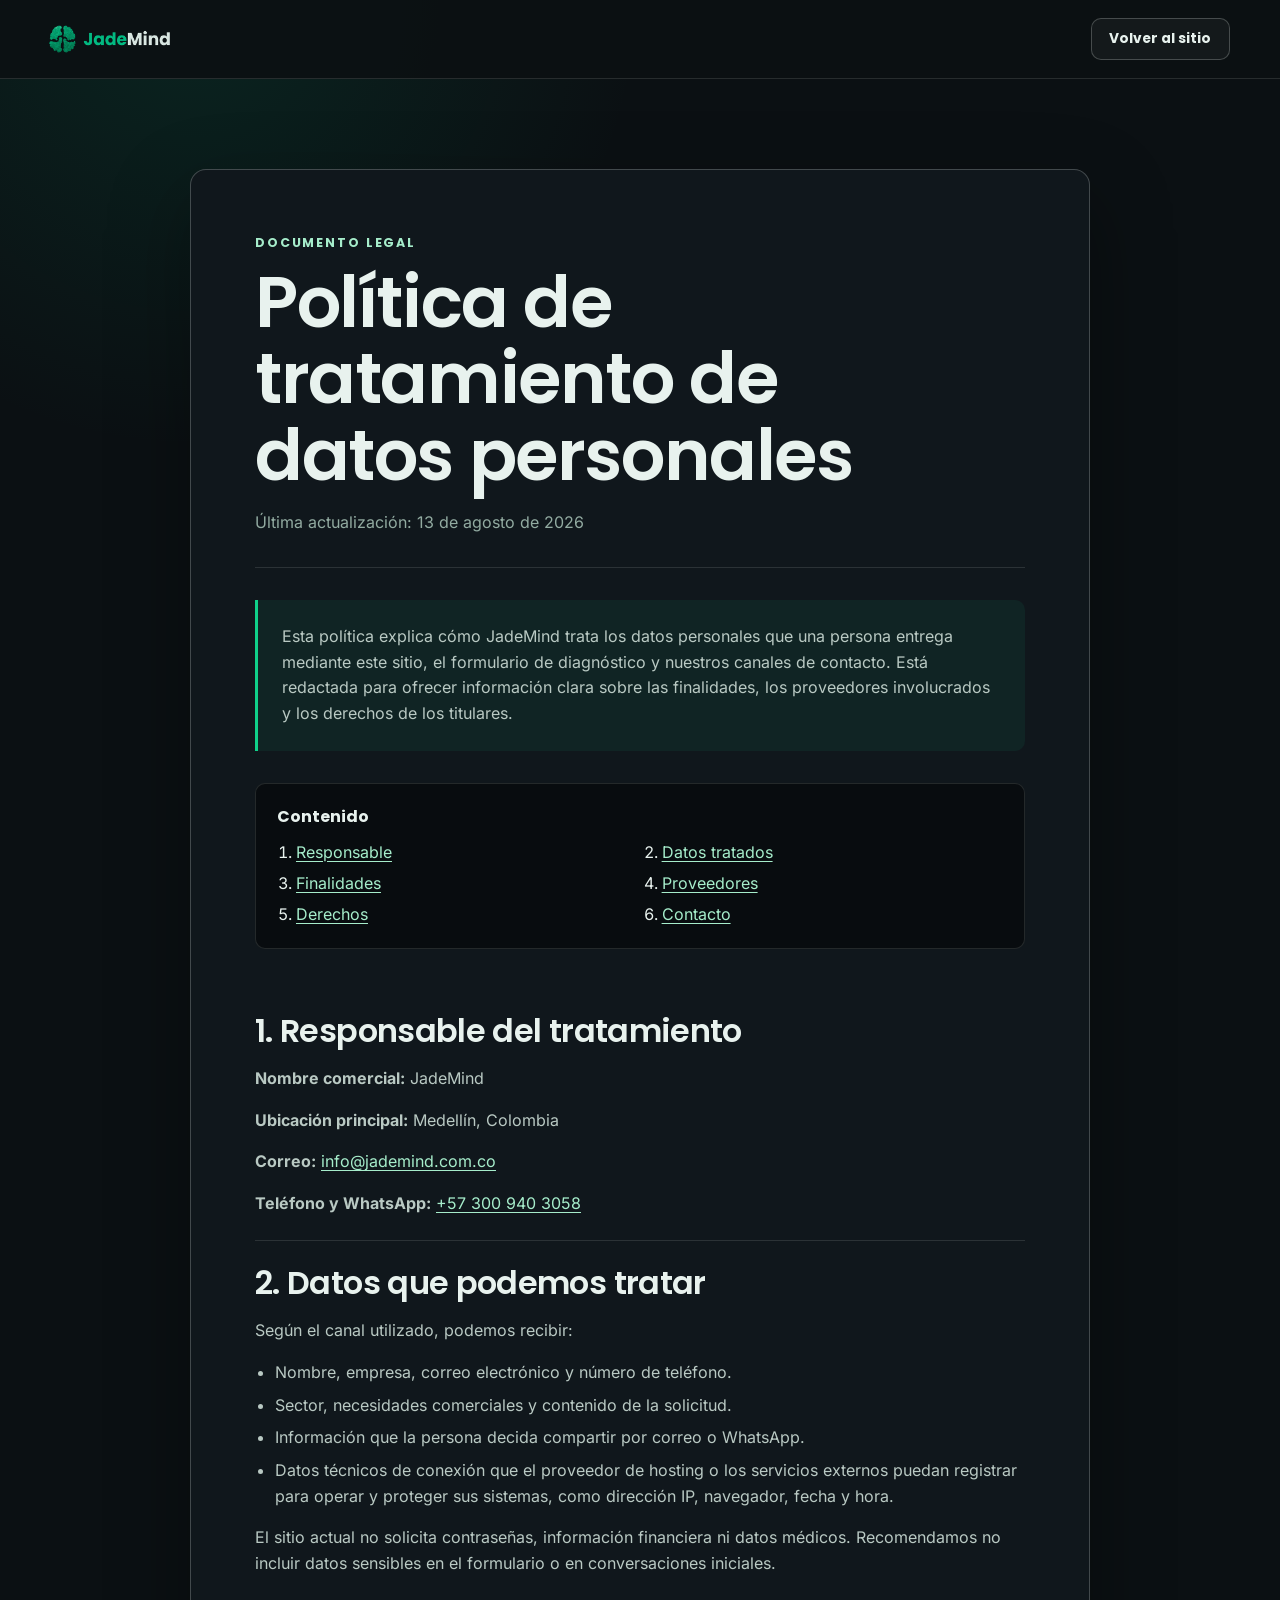
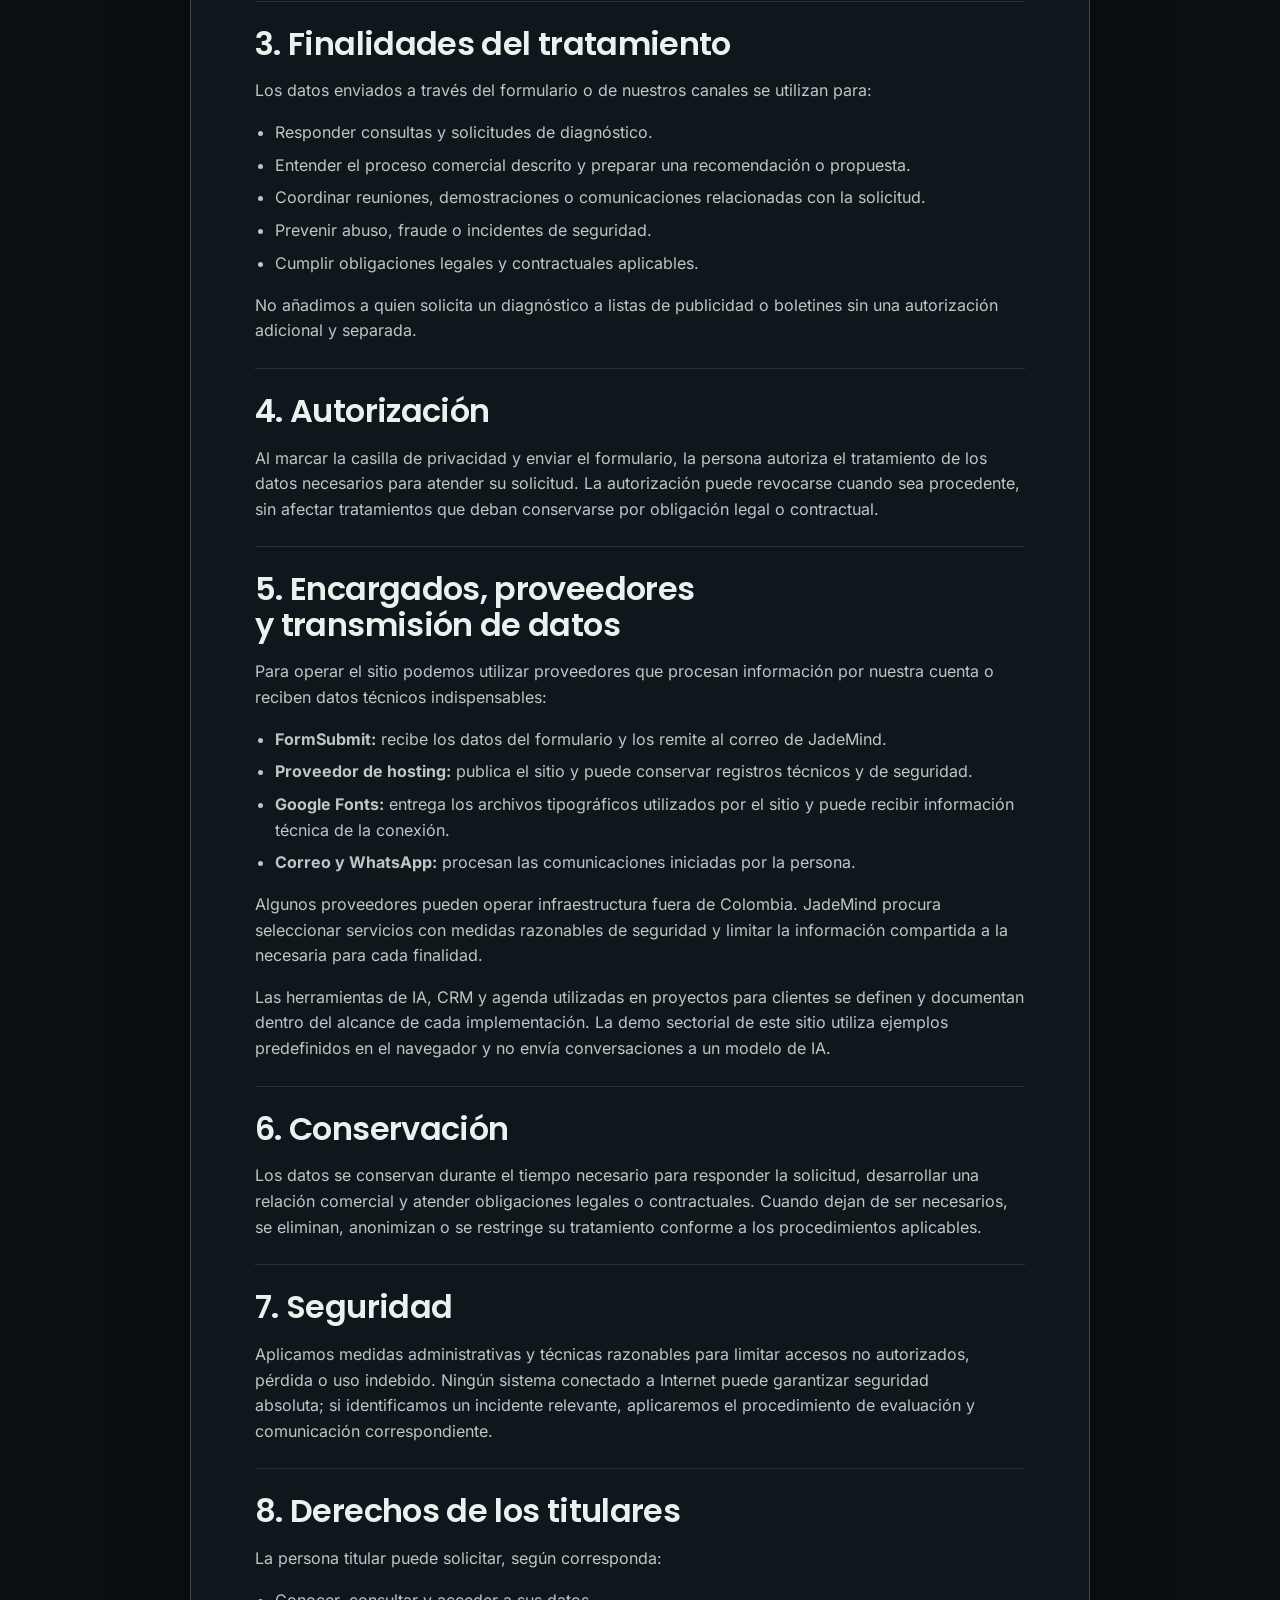
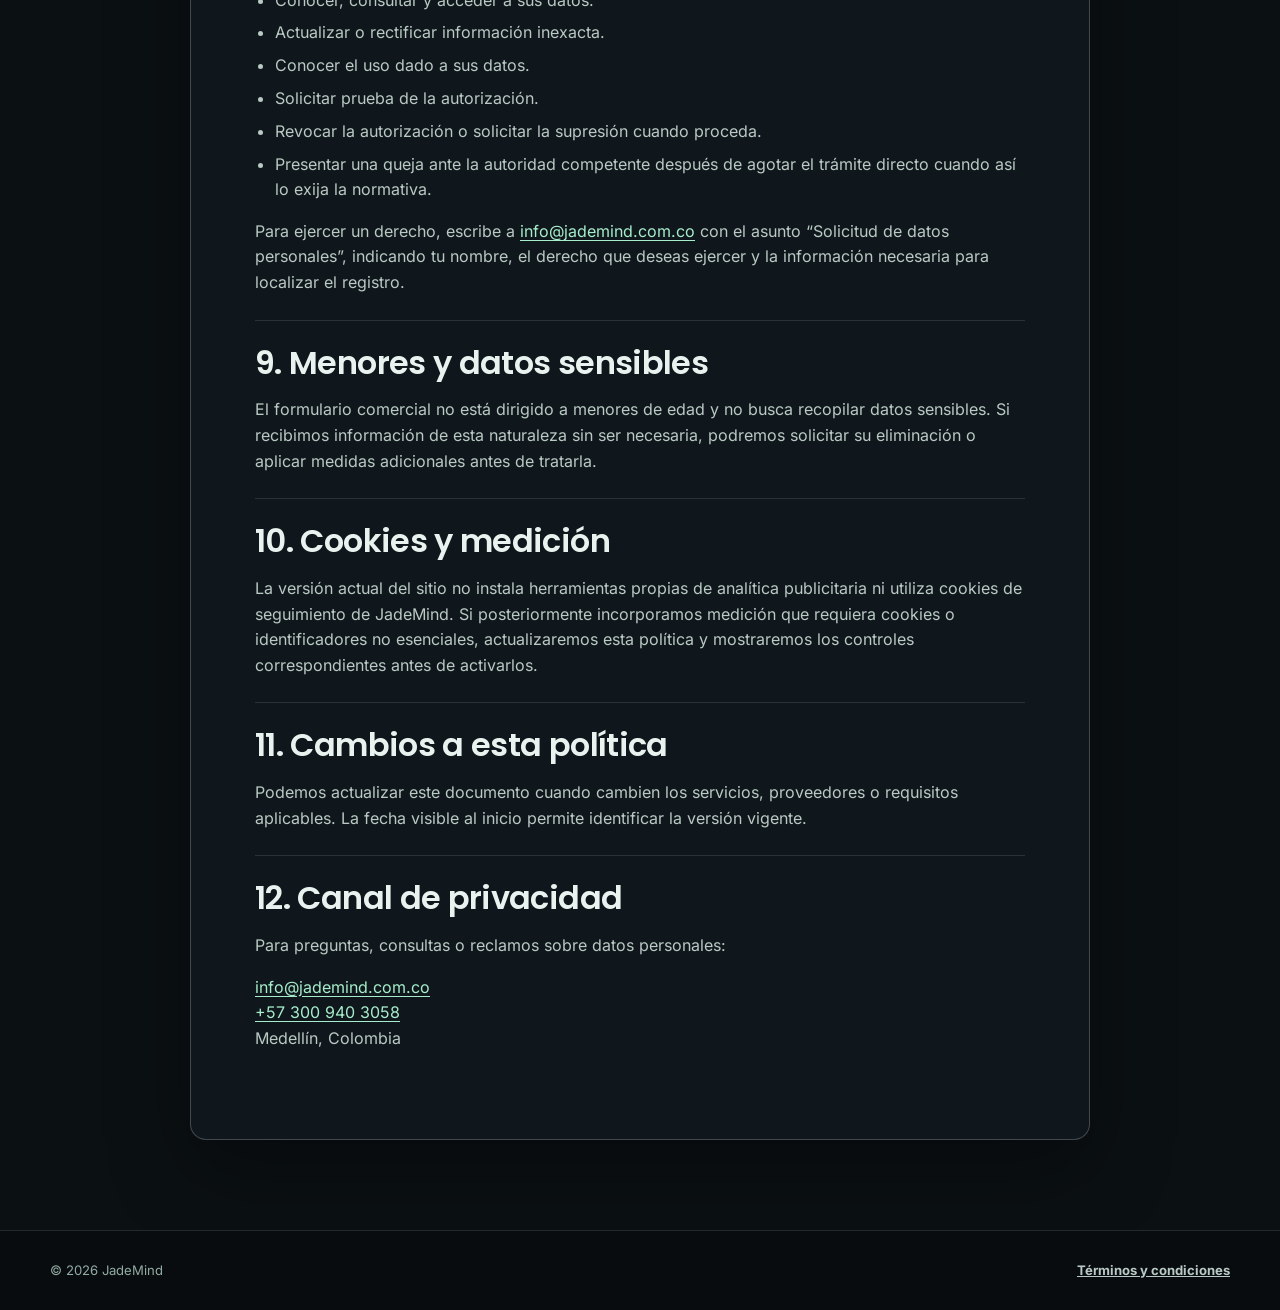
<file: politicas-de-privacidad.html>
<!DOCTYPE html>
<html lang="es">
<head>
  <meta charset="UTF-8">
  <meta name="viewport" content="width=device-width, initial-scale=1.0">
  <title>Política de tratamiento de datos personales | JadeMind</title>
  <meta name="description" content="Conoce cómo JadeMind recopila, utiliza y protege los datos personales enviados a través de su sitio web y canales de contacto.">
  <meta name="robots" content="index,follow">
  <meta name="theme-color" content="#0b1013">
  <link rel="canonical" href="https://jademind.com.co/politicas-de-privacidad.html">
  <link rel="icon" type="image/png" sizes="192x192" href="visual/jademind-icono-192.png">
  <link rel="stylesheet" href="styles_v22.css?v=43">
</head>
<body class="legal-page">
  <a class="skip-link" href="#contenido">Saltar al contenido</a>

  <header class="legal-header">
    <div class="container legal-header-inner">
      <a class="brand" href="./" aria-label="JadeMind, volver al inicio">
        <img src="visual/jademind-horizontal-web.png" width="146" height="48" alt="JadeMind">
      </a>
      <a class="btn btn-secondary btn-small" href="./">Volver al sitio</a>
    </div>
  </header>

  <main class="legal-main" id="contenido">
    <article class="container legal-shell">
      <header class="legal-title">
        <p class="eyebrow">Documento legal</p>
        <h1>Política de tratamiento de datos personales</h1>
        <p>Última actualización: 13 de agosto de 2026</p>
      </header>

      <div class="legal-intro">
        <p>Esta política explica cómo JadeMind trata los datos personales que una persona entrega mediante este sitio, el formulario de diagnóstico y nuestros canales de contacto. Está redactada para ofrecer información clara sobre las finalidades, los proveedores involucrados y los derechos de los titulares.</p>
      </div>

      <nav class="legal-index" aria-label="Contenido de la política">
        <strong>Contenido</strong>
        <ol>
          <li><a href="#responsable">Responsable</a></li>
          <li><a href="#datos">Datos tratados</a></li>
          <li><a href="#finalidades">Finalidades</a></li>
          <li><a href="#proveedores">Proveedores</a></li>
          <li><a href="#derechos">Derechos</a></li>
          <li><a href="#contacto-privacidad">Contacto</a></li>
        </ol>
      </nav>

      <section id="responsable">
        <h2>1. Responsable del tratamiento</h2>
        <p><strong>Nombre comercial:</strong> JadeMind</p>
        <p><strong>Ubicación principal:</strong> Medellín, Colombia</p>
        <p><strong>Correo:</strong> <a href="mailto:info@jademind.com.co">info@jademind.com.co</a></p>
        <p><strong>Teléfono y WhatsApp:</strong> <a href="https://wa.me/573009403058">+57 300 940 3058</a></p>
      </section>

      <section id="datos">
        <h2>2. Datos que podemos tratar</h2>
        <p>Según el canal utilizado, podemos recibir:</p>
        <ul>
          <li>Nombre, empresa, correo electrónico y número de teléfono.</li>
          <li>Sector, necesidades comerciales y contenido de la solicitud.</li>
          <li>Información que la persona decida compartir por correo o WhatsApp.</li>
          <li>Datos técnicos de conexión que el proveedor de hosting o los servicios externos puedan registrar para operar y proteger sus sistemas, como dirección IP, navegador, fecha y hora.</li>
        </ul>
        <p>El sitio actual no solicita contraseñas, información financiera ni datos médicos. Recomendamos no incluir datos sensibles en el formulario o en conversaciones iniciales.</p>
      </section>

      <section id="finalidades">
        <h2>3. Finalidades del tratamiento</h2>
        <p>Los datos enviados a través del formulario o de nuestros canales se utilizan para:</p>
        <ul>
          <li>Responder consultas y solicitudes de diagnóstico.</li>
          <li>Entender el proceso comercial descrito y preparar una recomendación o propuesta.</li>
          <li>Coordinar reuniones, demostraciones o comunicaciones relacionadas con la solicitud.</li>
          <li>Prevenir abuso, fraude o incidentes de seguridad.</li>
          <li>Cumplir obligaciones legales y contractuales aplicables.</li>
        </ul>
        <p>No añadimos a quien solicita un diagnóstico a listas de publicidad o boletines sin una autorización adicional y separada.</p>
      </section>

      <section>
        <h2>4. Autorización</h2>
        <p>Al marcar la casilla de privacidad y enviar el formulario, la persona autoriza el tratamiento de los datos necesarios para atender su solicitud. La autorización puede revocarse cuando sea procedente, sin afectar tratamientos que deban conservarse por obligación legal o contractual.</p>
      </section>

      <section id="proveedores">
        <h2>5. Encargados, proveedores y transmisión de datos</h2>
        <p>Para operar el sitio podemos utilizar proveedores que procesan información por nuestra cuenta o reciben datos técnicos indispensables:</p>
        <ul>
          <li><strong>FormSubmit:</strong> recibe los datos del formulario y los remite al correo de JadeMind.</li>
          <li><strong>Proveedor de hosting:</strong> publica el sitio y puede conservar registros técnicos y de seguridad.</li>
          <li><strong>Google Fonts:</strong> entrega los archivos tipográficos utilizados por el sitio y puede recibir información técnica de la conexión.</li>
          <li><strong>Correo y WhatsApp:</strong> procesan las comunicaciones iniciadas por la persona.</li>
        </ul>
        <p>Algunos proveedores pueden operar infraestructura fuera de Colombia. JadeMind procura seleccionar servicios con medidas razonables de seguridad y limitar la información compartida a la necesaria para cada finalidad.</p>
        <p>Las herramientas de IA, CRM y agenda utilizadas en proyectos para clientes se definen y documentan dentro del alcance de cada implementación. La demo sectorial de este sitio utiliza ejemplos predefinidos en el navegador y no envía conversaciones a un modelo de IA.</p>
      </section>

      <section>
        <h2>6. Conservación</h2>
        <p>Los datos se conservan durante el tiempo necesario para responder la solicitud, desarrollar una relación comercial y atender obligaciones legales o contractuales. Cuando dejan de ser necesarios, se eliminan, anonimizan o se restringe su tratamiento conforme a los procedimientos aplicables.</p>
      </section>

      <section>
        <h2>7. Seguridad</h2>
        <p>Aplicamos medidas administrativas y técnicas razonables para limitar accesos no autorizados, pérdida o uso indebido. Ningún sistema conectado a Internet puede garantizar seguridad absoluta; si identificamos un incidente relevante, aplicaremos el procedimiento de evaluación y comunicación correspondiente.</p>
      </section>

      <section id="derechos">
        <h2>8. Derechos de los titulares</h2>
        <p>La persona titular puede solicitar, según corresponda:</p>
        <ul>
          <li>Conocer, consultar y acceder a sus datos.</li>
          <li>Actualizar o rectificar información inexacta.</li>
          <li>Conocer el uso dado a sus datos.</li>
          <li>Solicitar prueba de la autorización.</li>
          <li>Revocar la autorización o solicitar la supresión cuando proceda.</li>
          <li>Presentar una queja ante la autoridad competente después de agotar el trámite directo cuando así lo exija la normativa.</li>
        </ul>
        <p>Para ejercer un derecho, escribe a <a href="mailto:info@jademind.com.co?subject=Solicitud%20de%20datos%20personales">info@jademind.com.co</a> con el asunto “Solicitud de datos personales”, indicando tu nombre, el derecho que deseas ejercer y la información necesaria para localizar el registro.</p>
      </section>

      <section>
        <h2>9. Menores y datos sensibles</h2>
        <p>El formulario comercial no está dirigido a menores de edad y no busca recopilar datos sensibles. Si recibimos información de esta naturaleza sin ser necesaria, podremos solicitar su eliminación o aplicar medidas adicionales antes de tratarla.</p>
      </section>

      <section>
        <h2>10. Cookies y medición</h2>
        <p>La versión actual del sitio no instala herramientas propias de analítica publicitaria ni utiliza cookies de seguimiento de JadeMind. Si posteriormente incorporamos medición que requiera cookies o identificadores no esenciales, actualizaremos esta política y mostraremos los controles correspondientes antes de activarlos.</p>
      </section>

      <section>
        <h2>11. Cambios a esta política</h2>
        <p>Podemos actualizar este documento cuando cambien los servicios, proveedores o requisitos aplicables. La fecha visible al inicio permite identificar la versión vigente.</p>
      </section>

      <section id="contacto-privacidad">
        <h2>12. Canal de privacidad</h2>
        <p>Para preguntas, consultas o reclamos sobre datos personales:</p>
        <p><a href="mailto:info@jademind.com.co">info@jademind.com.co</a><br><a href="https://wa.me/573009403058">+57 300 940 3058</a><br>Medellín, Colombia</p>
      </section>
    </article>
  </main>

  <footer class="legal-footer">
    <div class="container">
      <span>© 2026 JadeMind</span>
      <a href="terminos-y-condiciones.html">Términos y condiciones</a>
    </div>
  </footer>
</body>
</html>
</file>
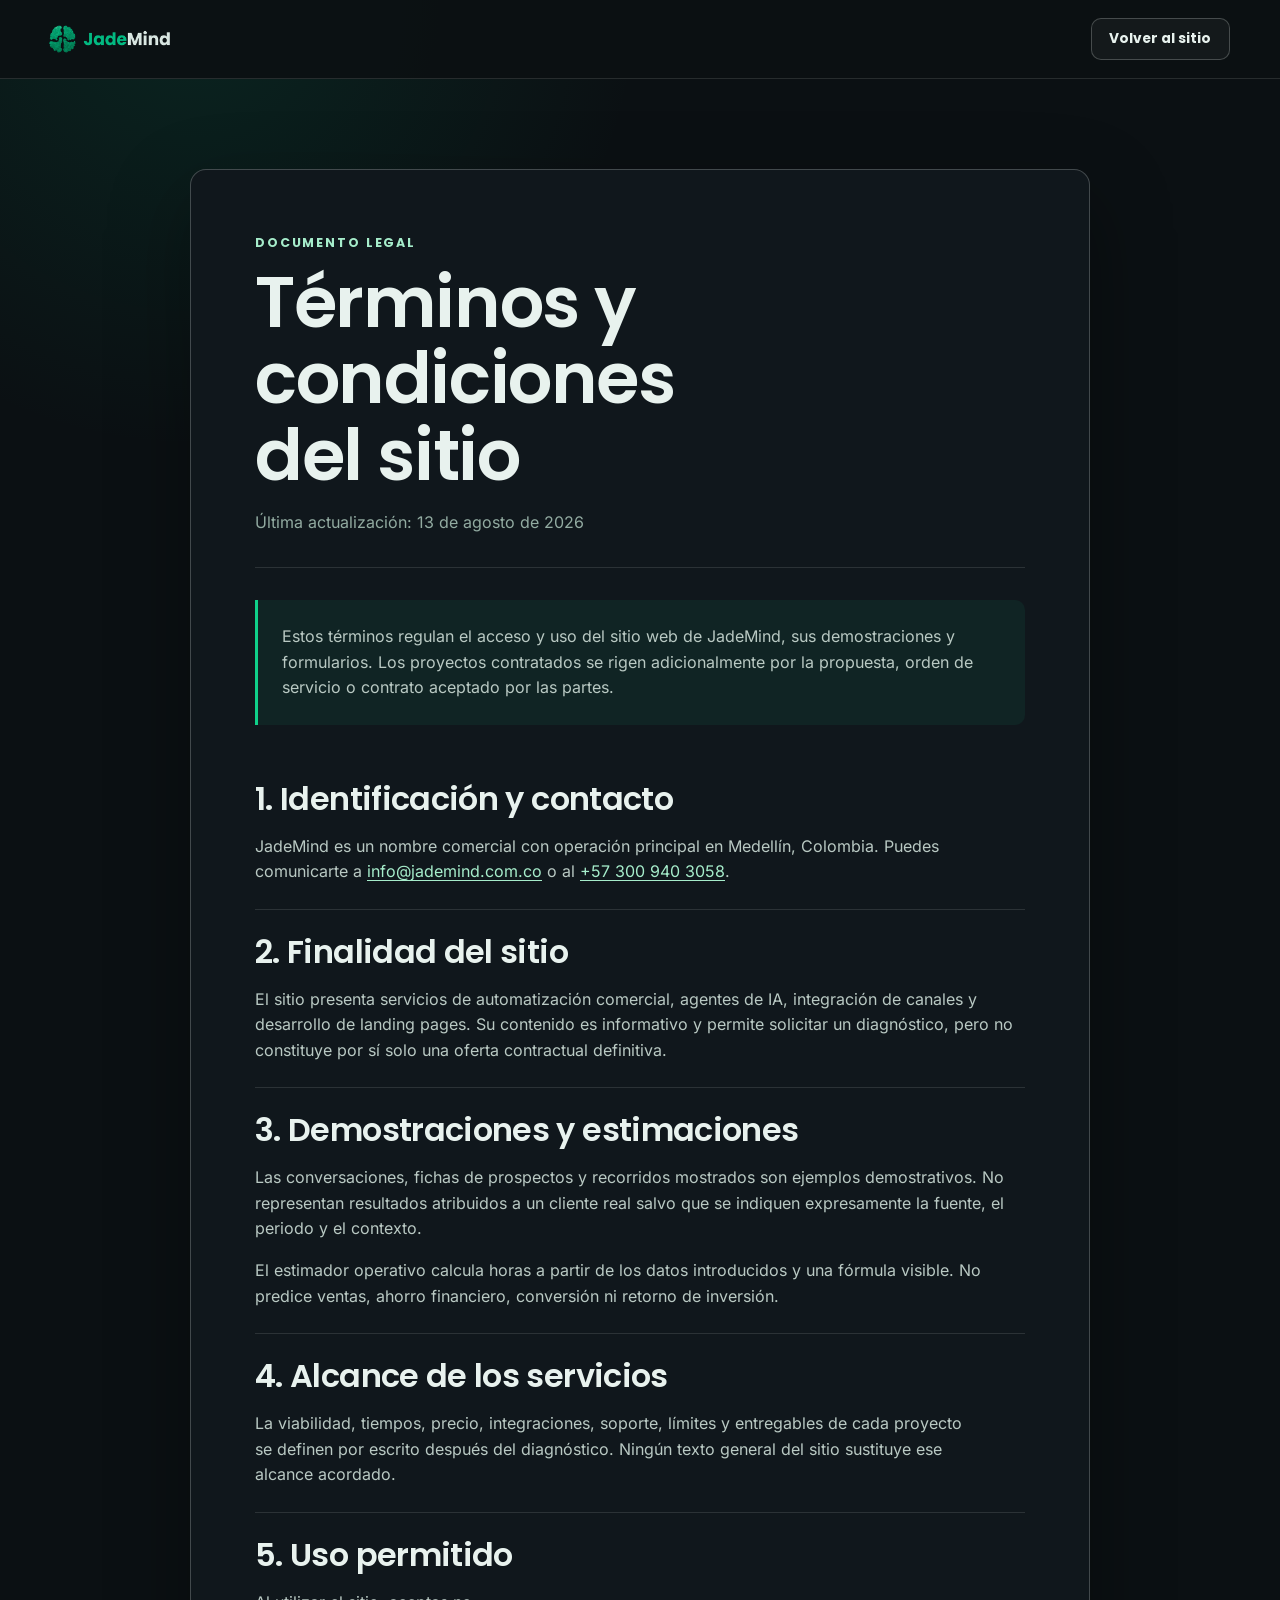
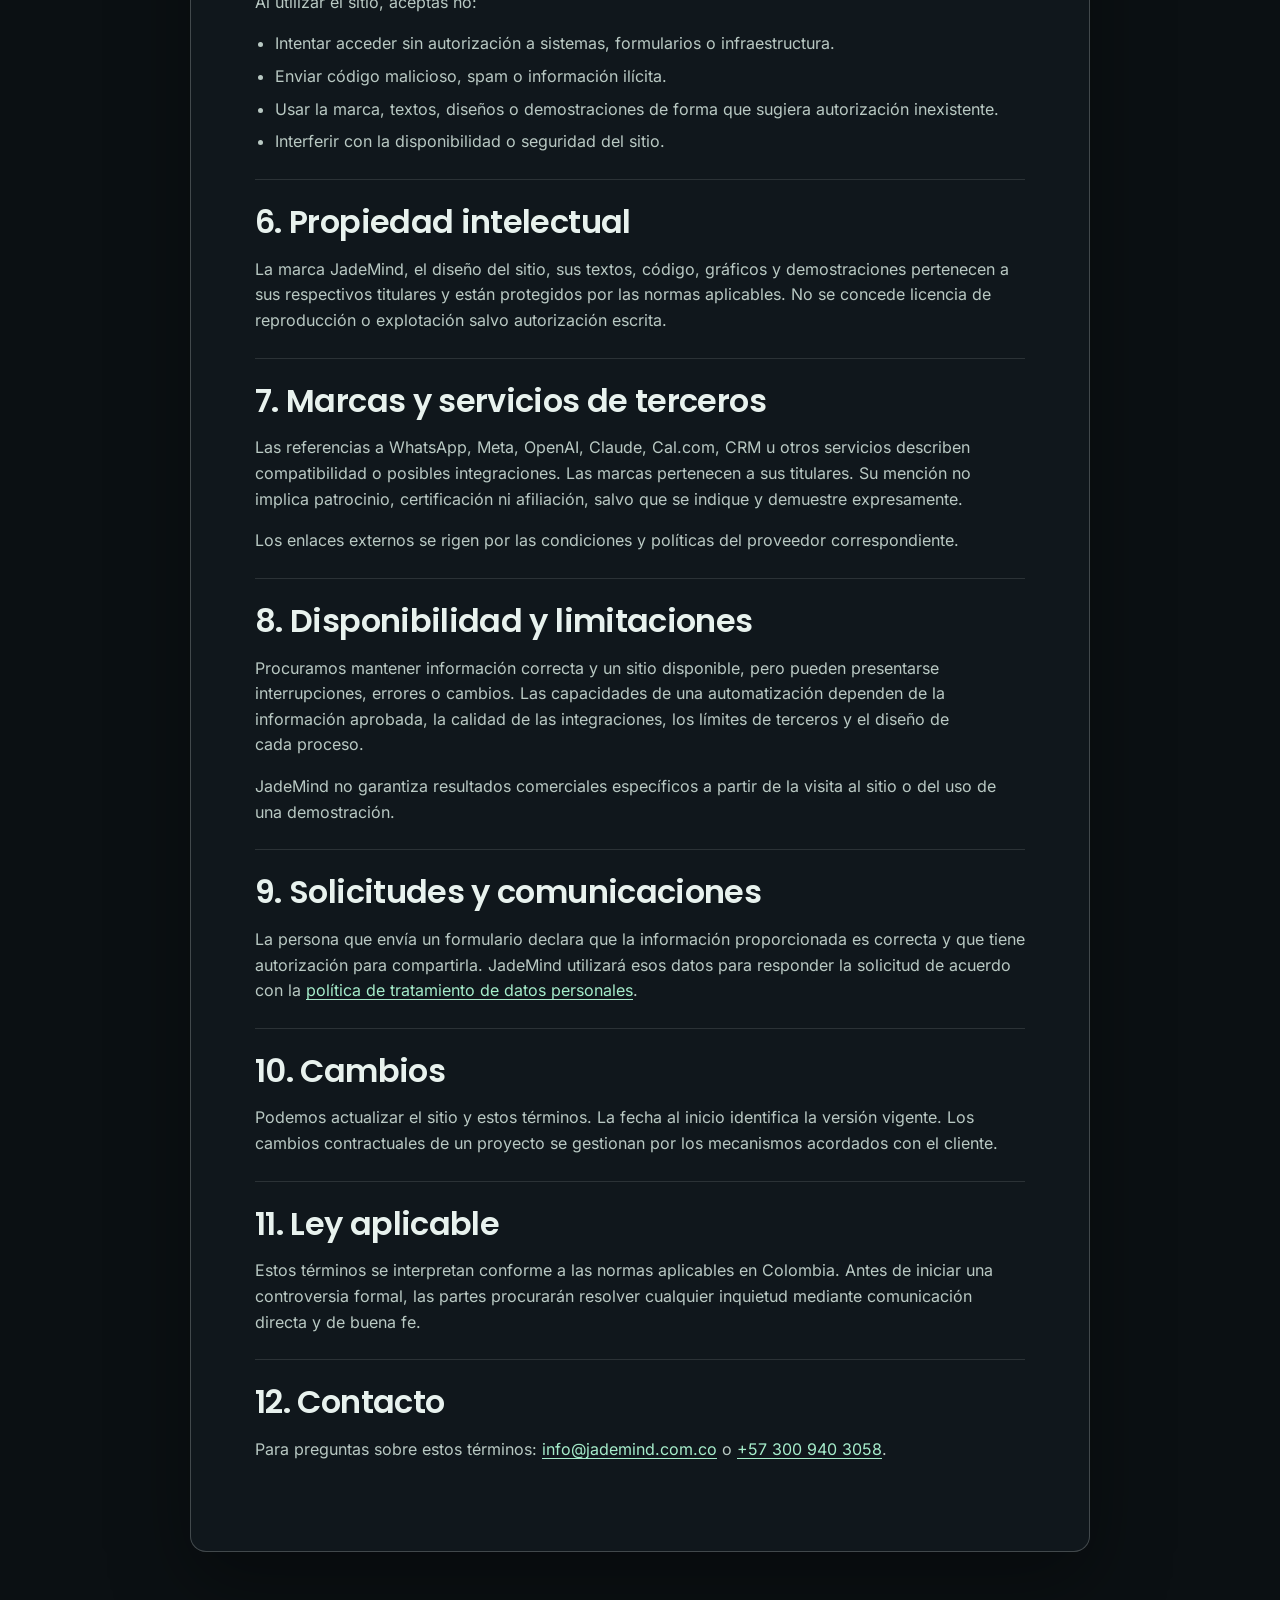
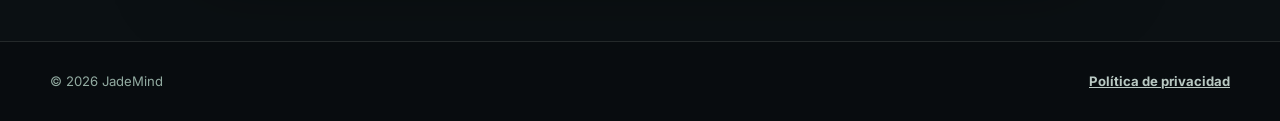
<file: terminos-y-condiciones.html>
<!DOCTYPE html>
<html lang="es">
<head>
  <meta charset="UTF-8">
  <meta name="viewport" content="width=device-width, initial-scale=1.0">
  <title>Términos y condiciones del sitio | JadeMind</title>
  <meta name="description" content="Términos de uso del sitio web, demostraciones y canales de contacto de JadeMind.">
  <meta name="robots" content="index,follow">
  <meta name="theme-color" content="#0b1013">
  <link rel="canonical" href="https://jademind.com.co/terminos-y-condiciones.html">
  <link rel="icon" type="image/png" sizes="192x192" href="visual/jademind-icono-192.png">
  <link rel="stylesheet" href="styles_v22.css?v=43">
</head>
<body class="legal-page">
  <a class="skip-link" href="#contenido">Saltar al contenido</a>

  <header class="legal-header">
    <div class="container legal-header-inner">
      <a class="brand" href="./" aria-label="JadeMind, volver al inicio">
        <img src="visual/jademind-horizontal-web.png" width="146" height="48" alt="JadeMind">
      </a>
      <a class="btn btn-secondary btn-small" href="./">Volver al sitio</a>
    </div>
  </header>

  <main class="legal-main" id="contenido">
    <article class="container legal-shell">
      <header class="legal-title">
        <p class="eyebrow">Documento legal</p>
        <h1>Términos y condiciones del sitio</h1>
        <p>Última actualización: 13 de agosto de 2026</p>
      </header>

      <div class="legal-intro">
        <p>Estos términos regulan el acceso y uso del sitio web de JadeMind, sus demostraciones y formularios. Los proyectos contratados se rigen adicionalmente por la propuesta, orden de servicio o contrato aceptado por las partes.</p>
      </div>

      <section>
        <h2>1. Identificación y contacto</h2>
        <p>JadeMind es un nombre comercial con operación principal en Medellín, Colombia. Puedes comunicarte a <a href="mailto:info@jademind.com.co">info@jademind.com.co</a> o al <a href="https://wa.me/573009403058">+57 300 940 3058</a>.</p>
      </section>

      <section>
        <h2>2. Finalidad del sitio</h2>
        <p>El sitio presenta servicios de automatización comercial, agentes de IA, integración de canales y desarrollo de landing pages. Su contenido es informativo y permite solicitar un diagnóstico, pero no constituye por sí solo una oferta contractual definitiva.</p>
      </section>

      <section>
        <h2>3. Demostraciones y estimaciones</h2>
        <p>Las conversaciones, fichas de prospectos y recorridos mostrados son ejemplos demostrativos. No representan resultados atribuidos a un cliente real salvo que se indiquen expresamente la fuente, el periodo y el contexto.</p>
        <p>El estimador operativo calcula horas a partir de los datos introducidos y una fórmula visible. No predice ventas, ahorro financiero, conversión ni retorno de inversión.</p>
      </section>

      <section>
        <h2>4. Alcance de los servicios</h2>
        <p>La viabilidad, tiempos, precio, integraciones, soporte, límites y entregables de cada proyecto se definen por escrito después del diagnóstico. Ningún texto general del sitio sustituye ese alcance acordado.</p>
      </section>

      <section>
        <h2>5. Uso permitido</h2>
        <p>Al utilizar el sitio, aceptas no:</p>
        <ul>
          <li>Intentar acceder sin autorización a sistemas, formularios o infraestructura.</li>
          <li>Enviar código malicioso, spam o información ilícita.</li>
          <li>Usar la marca, textos, diseños o demostraciones de forma que sugiera autorización inexistente.</li>
          <li>Interferir con la disponibilidad o seguridad del sitio.</li>
        </ul>
      </section>

      <section>
        <h2>6. Propiedad intelectual</h2>
        <p>La marca JadeMind, el diseño del sitio, sus textos, código, gráficos y demostraciones pertenecen a sus respectivos titulares y están protegidos por las normas aplicables. No se concede licencia de reproducción o explotación salvo autorización escrita.</p>
      </section>

      <section>
        <h2>7. Marcas y servicios de terceros</h2>
        <p>Las referencias a WhatsApp, Meta, OpenAI, Claude, Cal.com, CRM u otros servicios describen compatibilidad o posibles integraciones. Las marcas pertenecen a sus titulares. Su mención no implica patrocinio, certificación ni afiliación, salvo que se indique y demuestre expresamente.</p>
        <p>Los enlaces externos se rigen por las condiciones y políticas del proveedor correspondiente.</p>
      </section>

      <section>
        <h2>8. Disponibilidad y limitaciones</h2>
        <p>Procuramos mantener información correcta y un sitio disponible, pero pueden presentarse interrupciones, errores o cambios. Las capacidades de una automatización dependen de la información aprobada, la calidad de las integraciones, los límites de terceros y el diseño de cada proceso.</p>
        <p>JadeMind no garantiza resultados comerciales específicos a partir de la visita al sitio o del uso de una demostración.</p>
      </section>

      <section>
        <h2>9. Solicitudes y comunicaciones</h2>
        <p>La persona que envía un formulario declara que la información proporcionada es correcta y que tiene autorización para compartirla. JadeMind utilizará esos datos para responder la solicitud de acuerdo con la <a href="politicas-de-privacidad.html">política de tratamiento de datos personales</a>.</p>
      </section>

      <section>
        <h2>10. Cambios</h2>
        <p>Podemos actualizar el sitio y estos términos. La fecha al inicio identifica la versión vigente. Los cambios contractuales de un proyecto se gestionan por los mecanismos acordados con el cliente.</p>
      </section>

      <section>
        <h2>11. Ley aplicable</h2>
        <p>Estos términos se interpretan conforme a las normas aplicables en Colombia. Antes de iniciar una controversia formal, las partes procurarán resolver cualquier inquietud mediante comunicación directa y de buena fe.</p>
      </section>

      <section>
        <h2>12. Contacto</h2>
        <p>Para preguntas sobre estos términos: <a href="mailto:info@jademind.com.co">info@jademind.com.co</a> o <a href="https://wa.me/573009403058">+57 300 940 3058</a>.</p>
      </section>
    </article>
  </main>

  <footer class="legal-footer">
    <div class="container">
      <span>© 2026 JadeMind</span>
      <a href="politicas-de-privacidad.html">Política de privacidad</a>
    </div>
  </footer>
</body>
</html>
</file>
<file: styles_v22.css>
/* Tipografía del CRM de JadeMind (Poppins títulos + Inter cuerpo), servida desde el propio sitio */
@font-face {
  font-family: "Poppins";
  font-style: normal;
  font-weight: 500;
  font-display: swap;
  src: url("assets/fonts/poppins-500.woff2") format("woff2");
}
@font-face {
  font-family: "Poppins";
  font-style: normal;
  font-weight: 600;
  font-display: swap;
  src: url("assets/fonts/poppins-600.woff2") format("woff2");
}
@font-face {
  font-family: "Poppins";
  font-style: normal;
  font-weight: 700;
  font-display: swap;
  src: url("assets/fonts/poppins-700.woff2") format("woff2");
}
@font-face {
  font-family: "Poppins";
  font-style: normal;
  font-weight: 800;
  font-display: swap;
  src: url("assets/fonts/poppins-800.woff2") format("woff2");
}
@font-face {
  font-family: "Inter";
  font-style: normal;
  font-weight: 100 900;
  font-display: swap;
  src: url("assets/fonts/inter-var.woff2") format("woff2");
}

/* JadeMind — sistema visual 2026 */
*,
*::before,
*::after {
  box-sizing: border-box;
}

:root {
  --bg: #0b1013;
  --bg-deep: #080c0f;
  --surface: #11181d;
  --surface-2: #192229;
  --surface-3: #202c35;
  --surface-soft: #eff5f3;
  --line: rgba(232, 242, 238, 0.12);
  --line-strong: rgba(232, 242, 238, 0.23);
  --text: #e8f2ee;
  --text-soft: #b9c9c3;
  --text-muted: #92aba1;
  --ink: #141d24;
  --ink-soft: #5e6f78;
  --accent: #10d18a;
  --accent-soft: #a6edcb;
  --accent-strong: #01986b;
  /* Botón principal = bg-primary del CRM en oscuro; hover = primary/90 sobre ink */
  --accent-hover: #0fbe7e;
  /* Jade de marca (#02B981): el verde que usa el tema claro del CRM */
  --jade: #02b981;
  --danger: #ffb4b4;
  --success: #a5f5da;
  --shadow-sm: 0 12px 30px rgba(0, 0, 0, 0.18);
  --shadow-lg: 0 30px 80px rgba(0, 0, 0, 0.34);
  --radius-sm: 8px;
  --radius-md: 10px;
  --radius-lg: 12px;
  --radius-xl: 16px;
  --font-display: "Poppins", system-ui, sans-serif;
  --font-body: "Inter", system-ui, sans-serif;
  --container: 1180px;
}

html {
  scroll-behavior: smooth;
  scroll-padding-top: 6.5rem;
  background: var(--bg);
}

body {
  min-height: 100vh;
  margin: 0;
  overflow-x: hidden;
  background:
    radial-gradient(circle at 12% 8%, rgba(1, 152, 107, 0.17), transparent 32rem),
    radial-gradient(circle at 88% 22%, rgba(16, 140, 98, 0.15), transparent 28rem),
    linear-gradient(rgba(11, 16, 19, 0.91), rgba(11, 16, 19, 0.97)),
    var(--bg);
  color: var(--text);
  font-family: var(--font-body);
  font-size: 1rem;
  line-height: 1.6;
  text-rendering: optimizeLegibility;
  -webkit-font-smoothing: antialiased;
}

body.menu-open {
  overflow: hidden;
}

img,
svg,
video {
  display: block;
  max-width: 100%;
}

button,
input,
select,
textarea {
  font: inherit;
}

button,
a {
  -webkit-tap-highlight-color: transparent;
}

a {
  color: inherit;
}

p,
h1,
h2,
h3,
ul,
ol,
dl,
dd {
  margin-top: 0;
}

p {
  text-wrap: pretty;
}

h1,
h2,
h3 {
  color: var(--text);
  font-family: var(--font-display);
  font-weight: 600;
  /* Poppins es más ancha que Space Grotesk: con -0.035em y 700 los títulos quedaban pesados */
  letter-spacing: -0.02em;
}

h1 {
  max-width: 16ch;
  margin-bottom: 1.5rem;
  font-size: clamp(2.4rem, 4.7vw, 4.4rem);
  line-height: 1.08;
  text-wrap: balance;
}

h2 {
  margin-bottom: 1.1rem;
  font-size: clamp(2.05rem, 4.1vw, 3.65rem);
  line-height: 1.1;
  text-wrap: balance;
}

h3 {
  margin-bottom: 0.7rem;
  font-size: 1.25rem;
  line-height: 1.2;
}

section[id] {
  scroll-margin-top: 6.5rem;
}

.container {
  width: min(100% - 3rem, var(--container));
  margin-inline: auto;
}

.section {
  padding-block: clamp(5rem, 9vw, 8.5rem);
}

.sr-only {
  position: absolute;
  width: 1px;
  height: 1px;
  padding: 0;
  margin: -1px;
  overflow: hidden;
  clip: rect(0, 0, 0, 0);
  white-space: nowrap;
  border: 0;
}

.skip-link {
  position: fixed;
  top: 0.75rem;
  left: 0.75rem;
  z-index: 1000;
  padding: 0.7rem 1rem;
  border-radius: var(--radius-sm);
  background: var(--text);
  color: var(--ink);
  font-weight: 700;
  text-decoration: none;
  transform: translateY(-160%);
  transition: transform 0.2s ease;
}

.skip-link:focus {
  transform: translateY(0);
}

:focus-visible {
  outline: 3px solid var(--accent-soft);
  outline-offset: 4px;
}

.eyebrow {
  margin-bottom: 0.9rem;
  color: var(--accent-soft);
  font-family: var(--font-display);
  font-size: 0.78rem;
  font-weight: 700;
  letter-spacing: 0.15em;
  line-height: 1.4;
  text-transform: uppercase;
  text-wrap: balance;
}

.section-heading {
  max-width: 710px;
}

.section-heading > p:last-child {
  margin-bottom: 0;
  color: var(--text-soft);
  font-size: 1.1rem;
}

/* Columnas estrechas: título más contenido para evitar palabras huérfanas */
.method-layout h2,
.media-layout h2,
.faq-layout h2 {
  font-size: clamp(1.95rem, 3.2vw, 2.9rem);
}

.section-heading-centered {
  margin-inline: auto;
  margin-bottom: 3.5rem;
  text-align: center;
}

.btn {
  display: inline-flex;
  min-height: 48px;
  align-items: center;
  justify-content: center;
  gap: 0.45rem;
  padding: 0.82rem 1.35rem;
  border: 1px solid transparent;
  border-radius: 10px;
  cursor: pointer;
  font-family: var(--font-display);
  font-size: 0.94rem;
  font-weight: 700;
  line-height: 1.15;
  text-align: center;
  text-decoration: none;
  transition: background-color 0.2s ease, border-color 0.2s ease, color 0.2s ease, transform 0.2s ease;
}

.btn:hover {
  transform: translateY(-2px);
}

.btn-primary {
  background: var(--accent);
  color: var(--bg);
  box-shadow: 0 10px 25px rgba(16, 209, 138, 0.28);
}

.btn-primary:hover {
  background: var(--accent-hover);
}

.btn-secondary {
  border-color: var(--line-strong);
  background: rgba(255, 255, 255, 0.04);
  color: var(--text);
}

.btn-secondary:hover {
  border-color: rgba(16, 209, 138, 0.55);
  background: rgba(16, 209, 138, 0.08);
}

.btn-small {
  min-height: 42px;
  padding: 0.68rem 1.1rem;
  font-size: 0.86rem;
}

.text-link,
.preview-link {
  display: inline-flex;
  align-items: center;
  gap: 0.5rem;
  color: var(--accent-soft);
  font-weight: 700;
  text-decoration: none;
}

.text-link:hover,
.preview-link:hover {
  text-decoration: underline;
  text-underline-offset: 0.3em;
}

/* Navegación */
.site-header {
  position: sticky;
  top: 0;
  z-index: 100;
  border-bottom: 1px solid transparent;
  background: rgba(11, 16, 19, 0.79);
  backdrop-filter: blur(18px);
  transition: border-color 0.2s ease, background-color 0.2s ease;
}

.site-header.is-scrolled {
  border-color: var(--line);
  background: rgba(11, 16, 19, 0.94);
}

.nav {
  display: flex;
  min-height: 76px;
  align-items: center;
  justify-content: space-between;
  gap: 2rem;
}

.brand {
  display: inline-flex;
  flex: 0 0 auto;
  align-items: center;
  border-radius: var(--radius-sm);
}

.brand img {
  width: 146px;
  height: auto;
  /* el PNG incluye ~10px de margen transparente a la izquierda */
  margin-left: -10px;
}

.nav-links {
  display: flex;
  align-items: center;
  gap: clamp(1rem, 2.2vw, 2rem);
}

.nav-links > a {
  white-space: nowrap;
}

.nav-links > a:not(.btn) {
  color: var(--text-soft);
  font-size: 0.92rem;
  font-weight: 600;
  text-decoration: none;
}

.nav-links > a:not(.btn):hover {
  color: var(--text);
}

.nav-toggle {
  display: none;
  width: 46px;
  height: 46px;
  align-items: center;
  justify-content: center;
  flex-direction: column;
  gap: 5px;
  border: 1px solid var(--line-strong);
  border-radius: 50%;
  background: var(--surface);
  color: var(--text);
  cursor: pointer;
}

.nav-toggle > span:not(.sr-only) {
  width: 18px;
  height: 2px;
  border-radius: 2px;
  background: currentColor;
  transition: transform 0.2s ease, opacity 0.2s ease;
}

.nav-toggle[aria-expanded="true"] > span:nth-child(2) {
  transform: translateY(7px) rotate(45deg);
}

.nav-toggle[aria-expanded="true"] > span:nth-child(3) {
  opacity: 0;
}

.nav-toggle[aria-expanded="true"] > span:nth-child(4) {
  transform: translateY(-7px) rotate(-45deg);
}

/* Hero */
.hero {
  position: relative;
  overflow: hidden;
  overflow: clip;
  padding-top: clamp(3.5rem, 7vw, 6.5rem);
  padding-bottom: clamp(3rem, 5vw, 4.5rem);
}

/* El hero se oscurece al final hasta el tono de la sección siguiente: sin línea de corte */
.hero:has(+ .scrolly) {
  padding-bottom: clamp(5rem, 9vw, 7.5rem);
  background: linear-gradient(180deg, rgba(13, 15, 19, 0) 62%, rgba(13, 15, 19, 0.85) 88%, #0d0f13 100%);
}

.hero::after {
  content: "";
  position: absolute;
  right: -10rem;
  top: 7rem;
  width: 38rem;
  height: 38rem;
  border: 1px solid rgba(16, 209, 138, 0.11);
  border-radius: 50%;
  pointer-events: none;
}

/* Red neuronal interactiva de fondo (neural-field.js) */
.hero-canvas {
  position: absolute;
  inset: 0;
  z-index: 0;
  display: block;
  width: 100%;
  height: 100%;
  pointer-events: none;
  -webkit-mask-image: linear-gradient(to bottom, #000 70%, transparent);
  mask-image: linear-gradient(to bottom, #000 70%, transparent);
}

.hero-status {
  display: inline-flex;
  align-items: center;
  gap: 0.6rem;
  padding: 0.4rem 0.9rem 0.4rem 0.75rem;
  border: 1px solid rgba(16, 209, 138, 0.22);
  border-radius: 999px;
  background: rgba(16, 209, 138, 0.07);
  -webkit-backdrop-filter: blur(12px);
  backdrop-filter: blur(12px);
}

.status-dot {
  flex: 0 0 auto;
  width: 8px;
  height: 8px;
  border-radius: 50%;
  background: var(--accent);
  box-shadow: 0 0 10px var(--accent), 0 0 20px rgba(16, 209, 138, 0.5);
  animation: status-blink 1.6s ease-in-out infinite;
}

@keyframes status-blink {
  0%, 100% { opacity: 1; transform: scale(1); }
  50% { opacity: 0.35; transform: scale(0.8); }
}

.hero-grid {
  position: relative;
  z-index: 1;
  display: grid;
  grid-template-columns: minmax(0, 1.14fr) minmax(340px, 0.86fr);
  align-items: center;
  gap: clamp(3rem, 7vw, 6.5rem);
}

.hero-copy {
  position: relative;
  z-index: 1;
}

/* Velo detrás del texto para que la red neuronal no compita con la lectura */
.hero-copy::before {
  content: "";
  position: absolute;
  inset: -5rem -7rem;
  z-index: -1;
  pointer-events: none;
  /* closest-side: el degradado llega a transparente justo en los bordes de la caja, sin cortes visibles */
  background: radial-gradient(closest-side, rgba(11, 16, 19, 0.82) 0%, rgba(11, 16, 19, 0.62) 45%, rgba(11, 16, 19, 0.25) 75%, rgba(11, 16, 19, 0) 100%);
}

.hero h1 span {
  display: block;
  color: var(--accent);
}

.hero-lead {
  max-width: 640px;
  margin-bottom: 2rem;
  color: var(--text-soft);
  font-size: clamp(1.08rem, 1.8vw, 1.25rem);
  line-height: 1.65;
}

.hero-actions {
  display: flex;
  flex-wrap: wrap;
  gap: 0.8rem;
}

.trust-points {
  display: flex;
  flex-wrap: wrap;
  gap: 0.85rem 1.5rem;
  padding: 0;
  margin: 1.75rem 0 0;
  color: var(--text-muted);
  font-size: 0.88rem;
  list-style: none;
}

.trust-points li {
  display: flex;
  align-items: center;
  gap: 0.5rem;
}

.trust-points li::before {
  content: "";
  width: 7px;
  height: 7px;
  border-radius: 2px;
  background: var(--accent);
  transform: rotate(45deg);
}

.agent-preview {
  position: relative;
  z-index: 2;
  padding: 1rem;
  overflow: hidden;
  border: 1px solid var(--line-strong);
  border-radius: var(--radius-xl);
  background: linear-gradient(155deg, rgba(32, 44, 53, 0.96), rgba(10, 14, 18, 0.98));
  box-shadow: var(--shadow-lg), inset 0 1px rgba(255, 255, 255, 0.05);
}

.agent-preview::before {
  content: "";
  position: absolute;
  inset: 0;
  pointer-events: none;
  background-image:
    linear-gradient(rgba(255, 255, 255, 0.025) 1px, transparent 1px),
    linear-gradient(90deg, rgba(255, 255, 255, 0.025) 1px, transparent 1px);
  background-size: 28px 28px;
  mask-image: linear-gradient(to bottom, #000, transparent 78%);
}

.window-bar,
.preview-thread,
.lead-card,
.preview-link {
  position: relative;
  z-index: 1;
}

.window-bar {
  display: flex;
  align-items: center;
  justify-content: space-between;
  gap: 1rem;
  padding: 0.45rem 0.35rem 1rem;
  border-bottom: 1px solid var(--line);
}

.agent-identity {
  display: flex;
  align-items: center;
  gap: 0.7rem;
}

.agent-mark {
  display: grid;
  width: 42px;
  height: 42px;
  place-items: center;
  border-radius: 10px;
  background: linear-gradient(145deg, var(--accent), #01986b);
  color: var(--ink);
  font-family: var(--font-display);
  font-weight: 800;
  box-shadow: 0 8px 20px rgba(16, 209, 138, 0.2);
}

.agent-identity > div {
  display: flex;
  flex-direction: column;
}

.agent-identity strong {
  font-family: var(--font-display);
  font-size: 0.96rem;
}

.agent-identity div span {
  display: flex;
  align-items: center;
  gap: 0.35rem;
  color: var(--text-muted);
  font-size: 0.75rem;
}

.agent-identity i,
.online-dot {
  display: inline-block;
  width: 7px;
  height: 7px;
  border-radius: 50%;
  background: var(--accent);
  box-shadow: 0 0 0 4px rgba(16, 209, 138, 0.1);
}

.demo-badge {
  display: inline-flex;
  width: fit-content;
  padding: 0.3rem 0.58rem;
  border: 1px solid rgba(16, 209, 138, 0.25);
  border-radius: 999px;
  background: rgba(16, 209, 138, 0.08);
  color: var(--accent-soft);
  font-size: 0.68rem;
  font-weight: 700;
  letter-spacing: 0.08em;
  text-transform: uppercase;
}

.preview-thread {
  display: flex;
  min-height: 270px;
  flex-direction: column;
  justify-content: center;
  gap: 0.75rem;
  padding: 1.4rem 0.4rem;
}

.message {
  max-width: 86%;
  padding: 0.78rem 0.95rem;
  margin-bottom: 0;
  border-radius: 15px;
  font-size: 0.88rem;
  line-height: 1.45;
}

.message-agent {
  align-self: flex-start;
  border: 1px solid var(--line);
  border-top-left-radius: 5px;
  background: rgba(255, 255, 255, 0.055);
  color: var(--text-soft);
}

.message-user {
  align-self: flex-end;
  border-top-right-radius: 5px;
  background: var(--accent);
  color: var(--bg);
}

.lead-card {
  padding: 1rem;
  border: 1px solid rgba(16, 209, 138, 0.2);
  border-radius: var(--radius-md);
  background: rgba(16, 209, 138, 0.07);
}

.lead-card > div:first-child {
  display: flex;
  flex-direction: column;
  gap: 0.2rem;
}

.card-label {
  color: var(--accent-soft);
  font-size: 0.7rem;
  font-weight: 700;
  letter-spacing: 0.09em;
  text-transform: uppercase;
}

.lead-card strong {
  font-size: 0.92rem;
}

.lead-card dl {
  display: grid;
  grid-template-columns: repeat(2, 1fr);
  gap: 0.75rem;
  padding-top: 0.9rem;
  margin: 0.9rem 0 0;
  border-top: 1px solid var(--line);
}

.lead-card dt {
  color: var(--text-muted);
  font-size: 0.76rem;
}

.lead-card dd {
  margin: 0;
  color: var(--text);
  font-size: 0.8rem;
  font-weight: 600;
}

.preview-link {
  width: fit-content;
  margin: 1rem 0.4rem 0.3rem;
  font-size: 0.85rem;
}

/* Compatibilidad */
.compatibility {
  border-block: 1px solid var(--line);
  background: rgba(8, 12, 15, 0.55);
}

.compatibility-inner {
  display: grid;
  grid-template-columns: minmax(190px, 0.8fr) minmax(0, 2fr);
  align-items: center;
  gap: 1rem 2rem;
  padding-block: 1.6rem;
}

.compatibility p {
  margin: 0;
  color: var(--text-muted);
  font-size: 0.78rem;
  font-weight: 700;
  letter-spacing: 0.08em;
  line-height: 1.4;
  text-transform: uppercase;
}

.compatibility ul {
  display: flex;
  flex-wrap: wrap;
  justify-content: flex-end;
  gap: 0.75rem 1.7rem;
  padding: 0;
  margin: 0;
  list-style: none;
}

.compatibility li {
  color: var(--text-soft);
  font-family: var(--font-display);
  font-size: 0.9rem;
  font-weight: 600;
}

.compatibility small {
  grid-column: 1 / -1;
  color: var(--text-muted);
  font-size: 0.78rem;
  text-align: right;
}

/* Problema */
.problem-section {
  position: relative;
  overflow: hidden;
  isolation: isolate;
  background: #fff;
  color: var(--ink);
}

.problem-section > .container {
  position: relative;
  z-index: 1;
}

/* Isotipo ambiental (marca de agua interactiva) */
.brand-ambient {
  position: absolute;
  inset: 0;
  z-index: 0;
  overflow: hidden;
  pointer-events: none;
  user-select: none;
}

/* Halo verde muy suave que da profundidad al isotipo */
.brand-ambient::before {
  content: "";
  position: absolute;
  top: 56%;
  left: 56%;
  width: min(80vw, 900px);
  aspect-ratio: 1;
  border-radius: 50%;
  background: radial-gradient(closest-side, rgba(16, 209, 138, 0.09), rgba(16, 209, 138, 0.03) 55%, transparent);
  transform: translate(-50%, -50%);
}

/* Capa que recibe el parallax del ratón (JS) */
.brand-ambient-parallax {
  position: absolute;
  top: 56%;
  left: 56%;
  width: min(62vw, 700px);
  transform: translate(-50%, -50%);
  will-change: transform;
}

/* Capa que respira y flota (CSS) */
.brand-ambient-logo {
  display: block;
  width: 100%;
  height: auto;
  opacity: 0.14;
  filter: blur(0.3px) saturate(1.1) drop-shadow(0 0 10px rgba(16, 209, 138, 0.25));
  -webkit-mask-image: radial-gradient(closest-side, #000 68%, rgba(0, 0, 0, 0.6) 88%, transparent 100%);
  mask-image: radial-gradient(closest-side, #000 68%, rgba(0, 0, 0, 0.6) 88%, transparent 100%);
  animation: brand-breathe 10s ease-in-out infinite;
  -webkit-user-drag: none;
}

@keyframes brand-breathe {
  0%, 100% { transform: translateY(-10px) scale(1); opacity: 0.12; }
  50% { transform: translateY(10px) scale(1.03); opacity: 0.16; }
}

@media (max-width: 820px) {
  .brand-ambient::before,
  .brand-ambient-parallax {
    top: 50%;
    left: 50%;
  }

  .brand-ambient-parallax {
    width: min(96vw, 460px);
  }

  .brand-ambient::before {
    width: min(120vw, 560px);
  }
}

.problem-section h2,
.problem-section h3 {
  color: var(--ink);
}

.problem-section .eyebrow {
  color: var(--jade);
}

.problem-section .section-heading > p:last-child {
  color: var(--ink-soft);
}

.problem-grid {
  display: grid;
  grid-template-columns: repeat(2, minmax(0, 1fr));
  gap: 1rem;
}

.problem-card {
  min-height: 260px;
  padding: 2rem;
  border: 1px solid rgba(255, 255, 255, 0.7);
  border-radius: var(--radius-lg);
  /* Glassmorphism claro: deja ver el isotipo desenfocado detrás */
  background: linear-gradient(160deg, rgba(255, 255, 255, 0.72), rgba(239, 245, 243, 0.5));
  -webkit-backdrop-filter: blur(8px) saturate(140%);
  backdrop-filter: blur(8px) saturate(140%);
  box-shadow:
    0 12px 30px rgba(20, 29, 36, 0.07),
    0 0 0 1px rgba(20, 29, 36, 0.06),
    inset 0 1px 0 rgba(255, 255, 255, 0.9);
}

@supports not ((backdrop-filter: blur(1px)) or (-webkit-backdrop-filter: blur(1px))) {
  .problem-card {
    background: var(--surface-soft);
  }
}

.problem-card > span {
  display: inline-flex;
  margin-bottom: 4.25rem;
  color: var(--jade);
  font-family: var(--font-display);
  font-size: 0.78rem;
  font-weight: 700;
}

.problem-card p {
  margin-bottom: 0;
  color: var(--ink-soft);
  font-size: 0.94rem;
}

/* Circuito Jade · consola en vivo del agente */
.circuit-section {
  position: relative;
  overflow: clip;
  border-block: 1px solid var(--line);
  background:
    radial-gradient(52rem 32rem at 68% 45%, rgba(16, 209, 138, 0.08), transparent 70%),
    var(--bg-deep);
}

.circuit-section::before {
  content: "";
  position: absolute;
  inset: 0;
  pointer-events: none;
  background-image:
    linear-gradient(rgba(16, 209, 138, 0.05) 1px, transparent 1px),
    linear-gradient(90deg, rgba(16, 209, 138, 0.05) 1px, transparent 1px);
  background-size: 48px 48px;
  -webkit-mask-image: radial-gradient(ellipse at 55% 45%, #000 15%, transparent 72%);
  mask-image: radial-gradient(ellipse at 55% 45%, #000 15%, transparent 72%);
}

.circuit-section > .container {
  position: relative;
  z-index: 1;
}

/* Recorrido · tarjetas que se apilan al hacer scroll, cada una con su celular animado */
.flow-stack {
  --top: 6.5rem;
  --step: 16px;
  --card-h: clamp(470px, calc(100svh - var(--top) - 2.5rem), 580px);
  position: relative;
  display: grid;
  row-gap: clamp(7rem, 22vh, 13rem);
  max-width: 1100px;
  margin: clamp(2.5rem, 5vw, 4rem) auto 0;
  padding: 0;
  list-style: none;
}

.flow-card {
  position: sticky;
  top: calc(var(--top) + var(--i) * var(--step));
  height: var(--card-h);
}

/* Espaciador final: mantiene la pila completa un momento antes de soltarla.
   Se usa gap y no márgenes porque el margen de una tarjeta sticky limita su recorrido. */
.flow-stack::after {
  content: "";
  height: 1px;
}

.flow-card-inner {
  --sc: 1;
  --dim: 0;
  position: relative;
  display: grid;
  grid-template-columns: minmax(0, 1.02fr) minmax(0, 1fr);
  height: 100%;
  overflow: hidden;
  border: 1px solid rgba(232, 242, 238, 0.1);
  border-top-color: rgba(var(--tint), 0.32);
  border-radius: 28px;
  background:
    radial-gradient(40rem 22rem at 100% 0%, rgba(var(--tint), 0.07), transparent 70%),
    linear-gradient(165deg, #141c22 0%, #0d1317 100%);
  box-shadow: 0 -18px 50px rgba(0, 0, 0, 0.42), 0 30px 70px rgba(0, 0, 0, 0.3);
  transform: scale(var(--sc));
  transform-origin: 50% 0;
  will-change: transform;
}

/* Las tarjetas que quedan detrás se oscurecen sin usar filtros costosos */
.flow-card-inner::after {
  content: "";
  position: absolute;
  inset: 0;
  z-index: 8;
  border-radius: inherit;
  background: #05080a;
  opacity: var(--dim);
  pointer-events: none;
  will-change: opacity;
}

.flow-visual {
  position: relative;
  overflow: hidden;
  border-right: 1px solid rgba(232, 242, 238, 0.08);
  background:
    radial-gradient(circle at 50% 58%, rgba(var(--tint), 0.3), transparent 62%),
    linear-gradient(160deg, rgba(var(--tint), 0.1), rgba(8, 12, 15, 0.4));
}

.flow-visual::before {
  content: "";
  position: absolute;
  inset: 0;
  background-image:
    linear-gradient(rgba(255, 255, 255, 0.045) 1px, transparent 1px),
    linear-gradient(90deg, rgba(255, 255, 255, 0.045) 1px, transparent 1px);
  background-size: 34px 34px;
  -webkit-mask-image: radial-gradient(circle at 50% 55%, #000 10%, transparent 68%);
  mask-image: radial-gradient(circle at 50% 55%, #000 10%, transparent 68%);
}

/* Celular: se diseña a 260 × 540 y se escala para caber en cada tarjeta */
.flow-phone {
  --ps: 0.9;
  position: absolute;
  top: 50%;
  left: 50%;
  width: 260px;
  height: 540px;
  margin: -270px 0 0 -130px;
  padding: 9px;
  border-radius: 44px;
  background: linear-gradient(150deg, #2a3238, #05080a 30%, #05080a 75%, #1d252b);
  box-shadow:
    inset 0 0 0 1.5px rgba(255, 255, 255, 0.16),
    0 34px 70px rgba(0, 0, 0, 0.55),
    0 0 90px rgba(var(--tint), 0.22);
  transform: scale(var(--ps));
}

.flow-phone::before {
  content: "";
  position: absolute;
  top: 18px;
  left: 50%;
  z-index: 7;
  width: 74px;
  height: 21px;
  margin-left: -37px;
  border-radius: 99px;
  background: #000;
}

.phone-screen {
  --screen-bg: #0c1216;
  position: relative;
  height: 100%;
  overflow: hidden;
  border-radius: 36px;
  background: var(--screen-bg);
  color: #e8f2ee;
  font-family: var(--font-body);
  font-size: 11px;
  line-height: 1.35;
}

/* Fundido entre una vuelta y la siguiente */
.phone-screen::after {
  content: "";
  position: absolute;
  inset: 0;
  z-index: 5;
  background: var(--screen-bg);
  opacity: 0;
  pointer-events: none;
  transition: opacity 0.45s ease;
}

.flow-phone.is-fading .phone-screen::after {
  opacity: 1;
}

.flow-phone.no-tr *,
.flow-phone.no-tr *::before,
.flow-phone.no-tr *::after {
  transition: none !important;
}

.phone-status {
  position: relative;
  z-index: 6;
  display: flex;
  align-items: center;
  justify-content: space-between;
  height: 40px;
  padding: 6px 26px 0 30px;
  font-size: 11px;
  font-weight: 600;
}

.phone-status i {
  width: 20px;
  height: 9px;
  border: 1.5px solid rgba(232, 242, 238, 0.75);
  border-radius: 3px;
  background: linear-gradient(90deg, rgba(232, 242, 238, 0.8) 70%, transparent 70%) 1px 1px / calc(100% - 2px) calc(100% - 2px) no-repeat;
}

.ph-avatar {
  display: grid;
  flex: none;
  width: 32px;
  height: 32px;
  place-items: center;
  border-radius: 50%;
  background: linear-gradient(135deg, #10d18a, #0a8f62);
  color: #04140d;
  font-size: 11px;
  font-weight: 700;
}

.ph-avatar.is-human {
  background: linear-gradient(135deg, #ffd666, #f59e0b);
  color: #2a1a00;
}

.ph-app-head {
  padding: 8px 16px 6px;
}

.ph-app-head small {
  display: block;
  font-size: 9.5px;
  opacity: 0.6;
}

.ph-app-head strong {
  font-family: var(--font-display);
  font-size: 16px;
  font-weight: 600;
}

/* Escena 1 · Captar */
.ph-lock {
  padding-top: 18px;
  text-align: center;
  transition: opacity 0.5s ease, transform 0.6s ease;
}

.ph-lock p {
  margin: 0;
}

.ph-lock-time {
  font-size: 50px;
  font-weight: 300;
  letter-spacing: -0.03em;
  line-height: 1.05;
}

.ph-lock-date {
  font-size: 11px;
  opacity: 0.7;
}

.ph-notifs {
  position: absolute;
  top: 168px;
  right: 10px;
  left: 10px;
  display: grid;
  gap: 7px;
}

.ph-notif {
  display: grid;
  grid-template-columns: 30px minmax(0, 1fr) auto;
  gap: 8px;
  align-items: center;
  padding: 9px 10px;
  border: 1px solid rgba(255, 255, 255, 0.08);
  border-radius: 16px;
  background: rgba(255, 255, 255, 0.09);
  opacity: 0;
  transform: translateY(-16px) scale(0.95);
  transition: transform 0.65s cubic-bezier(0.2, 0.9, 0.25, 1.12), opacity 0.4s ease;
}

.ph-notif span {
  min-width: 0;
}

.ph-notif strong,
.ph-notif small {
  display: block;
  overflow: hidden;
  white-space: nowrap;
  text-overflow: ellipsis;
}

.ph-notif small {
  font-size: 10px;
  opacity: 0.7;
}

.ph-notif em {
  align-self: start;
  font-size: 9px;
  font-style: normal;
  opacity: 0.5;
}

.ph-ico {
  display: grid;
  width: 30px;
  height: 30px;
  place-items: center;
  border-radius: 9px;
  color: #fff;
  font-size: 9px;
  font-weight: 800;
}

.ico-ads { background: linear-gradient(135deg, #0a7cff, #a033ff); }
.ico-web { background: #2b3a44; font-size: 8px; }
.ico-wa { background: #25d366; }

.ico-wa svg {
  width: 17px;
  height: 17px;
  fill: #fff;
}

.flow-phone.s1 .n1,
.flow-phone.s2 .n2,
.flow-phone.s3 .n3 {
  opacity: 1;
  transform: none;
}

.flow-phone.s4 .ph-lock {
  opacity: 0.35;
  transform: translateY(-6px) scale(0.94);
}

.flow-phone.s4 .ph-notif {
  opacity: 0;
  transform: translateY(54px) scale(0.6);
  transition-duration: 0.6s, 0.35s;
}

.flow-phone.s4 .n2 { transition-delay: 0.05s; }
.flow-phone.s4 .n3 { transition-delay: 0.1s; }

.ph-lead {
  position: absolute;
  top: 150px;
  right: 14px;
  left: 14px;
  padding: 22px 14px 16px;
  border: 1px solid rgba(16, 209, 138, 0.42);
  border-radius: 22px;
  background: linear-gradient(160deg, rgba(16, 209, 138, 0.24), rgba(16, 209, 138, 0.05));
  text-align: center;
  opacity: 0;
  transform: translateY(24px) scale(0.86);
  transition: transform 0.75s cubic-bezier(0.2, 0.9, 0.25, 1.15) 0.15s, opacity 0.45s ease 0.15s;
}

.flow-phone.s4 .ph-lead {
  opacity: 1;
  transform: none;
}

.ph-lead .ph-avatar {
  position: relative;
  z-index: 1;
  width: 52px;
  height: 52px;
  margin: 0 auto;
  font-size: 15px;
}

.ph-lead-pulse {
  position: absolute;
  top: 22px;
  left: 50%;
  width: 52px;
  height: 52px;
  margin-left: -26px;
  border-radius: 50%;
  background: rgba(16, 209, 138, 0.5);
  opacity: 0;
}

.flow-phone.s4 .ph-lead-pulse {
  animation: ph-pulse 1.9s ease-out 0.5s infinite;
}

@keyframes ph-pulse {
  0% { opacity: 0.6; transform: scale(1); }
  100% { opacity: 0; transform: scale(2.3); }
}

.ph-lead p {
  margin: 0;
}

.ph-lead-label {
  margin-top: 12px !important;
  color: #10d18a;
  font-size: 9.5px;
  font-weight: 700;
  letter-spacing: 0.14em;
  text-transform: uppercase;
}

.ph-lead-name {
  font-family: var(--font-display);
  font-size: 18px;
  font-weight: 700;
}

.ph-tags {
  display: flex;
  flex-wrap: wrap;
  justify-content: center;
  gap: 5px;
  margin-top: 12px;
}

.ph-tags span {
  padding: 4px 8px;
  border-radius: 99px;
  background: rgba(255, 255, 255, 0.09);
  font-size: 9.5px;
  opacity: 0;
  transform: translateY(6px);
  transition: opacity 0.4s ease, transform 0.4s ease;
}

.flow-phone.s5 .ph-tags span {
  opacity: 1;
  transform: none;
}

.flow-phone.s5 .ph-tags span:nth-child(2) { transition-delay: 0.14s; }
.flow-phone.s5 .ph-tags span:nth-child(3) { transition-delay: 0.28s; }

/* Escena 2 · Conversar */
.ph-chat {
  --screen-bg: #0b141a;
}

.ph-chat .phone-status,
.ph-chat-head {
  background: #1f2c34;
}

.ph-chat-head {
  display: flex;
  gap: 9px;
  align-items: center;
  padding: 4px 14px 10px;
}

.ph-chat-head strong,
.ph-chat-head small {
  display: block;
}

.ph-chat-head strong {
  font-size: 12px;
}

.ph-chat-head small {
  color: #8fd3b6;
  font-size: 9.5px;
}

.ph-chat-body {
  display: flex;
  flex-direction: column;
  gap: 6px;
  padding: 8px 10px;
}

.ph-day {
  align-self: center;
  margin: 0 0 2px;
  padding: 3px 8px;
  border-radius: 6px;
  background: #182229;
  font-size: 9px;
  opacity: 0.8;
}

.ph-msg {
  position: relative;
  max-width: 84%;
  padding: 7px 9px 15px;
  border-radius: 10px;
  font-size: 10.5px;
  line-height: 1.42;
  opacity: 0;
  transform: translateY(10px) scale(0.96);
  transition: opacity 0.4s ease, transform 0.5s cubic-bezier(0.2, 0.9, 0.25, 1.1);
}

.ph-msg time {
  position: absolute;
  right: 7px;
  bottom: 3px;
  font-size: 8px;
  opacity: 0.6;
}

.ph-msg.is-in {
  align-self: flex-start;
  border-top-left-radius: 3px;
  background: #202c33;
  transform-origin: 0 100%;
}

.ph-msg.is-out {
  align-self: flex-end;
  padding: 0;
  background: none;
  opacity: 1;
  transform: none;
}

.ph-msg-text {
  position: relative;
  display: block;
  padding: 7px 9px 15px;
  border-radius: 10px 3px 10px 10px;
  background: #005c4b;
  opacity: 0;
  transform: translateY(10px) scale(0.96);
  transform-origin: 100% 0;
  transition: opacity 0.4s ease, transform 0.5s cubic-bezier(0.2, 0.9, 0.25, 1.1);
}

.ph-typing {
  position: absolute;
  top: 0;
  right: 0;
  display: flex;
  gap: 3px;
  padding: 9px 11px;
  border-radius: 10px 3px 10px 10px;
  background: #1d3a33;
  opacity: 0;
  transform: scale(0.8);
  transform-origin: 100% 0;
  transition: opacity 0.25s ease, transform 0.3s ease;
}

.ph-typing i {
  width: 5px;
  height: 5px;
  border-radius: 50%;
  background: #b9e8d5;
}

.flow-phone.s1 .m1,
.flow-phone.s3 .m2 .ph-msg-text,
.flow-phone.s4 .m3,
.flow-phone.s6 .m4 .ph-msg-text {
  opacity: 1;
  transform: none;
}

.flow-phone.s2:not(.s3) .m2 .ph-typing,
.flow-phone.s5:not(.s6) .m4 .ph-typing {
  opacity: 1;
  transform: none;
}

.flow-phone.s2:not(.s3) .m2 .ph-typing i,
.flow-phone.s5:not(.s6) .m4 .ph-typing i {
  animation: ph-dot 1s ease-in-out infinite;
}

.ph-typing i:nth-child(2) { animation-delay: 0.15s !important; }
.ph-typing i:nth-child(3) { animation-delay: 0.3s !important; }

@keyframes ph-dot {
  0%, 60%, 100% { opacity: 0.4; transform: none; }
  30% { opacity: 1; transform: translateY(-3px); }
}

.ph-source {
  align-self: flex-end;
  margin-top: -1px;
  padding: 2px 7px;
  border: 1px solid rgba(16, 209, 138, 0.38);
  border-radius: 99px;
  color: #8fd3b6;
  font-size: 8.5px;
  opacity: 0;
  transform: translateY(-4px);
  transition: opacity 0.4s ease 0.35s, transform 0.4s ease 0.35s;
}

.flow-phone.s3 .ph-source {
  opacity: 1;
  transform: none;
}

.ph-chat-input {
  position: absolute;
  right: 8px;
  bottom: 12px;
  left: 8px;
  display: flex;
  gap: 6px;
  align-items: center;
}

.ph-chat-input span {
  flex: 1;
  padding: 8px 12px;
  border-radius: 99px;
  background: #1f2c34;
  font-size: 10px;
  opacity: 0.6;
}

.ph-chat-input b {
  width: 31px;
  height: 31px;
  border-radius: 50%;
  background: #00a884;
}

/* Escena 3 · Calificar */
.ph-score {
  position: relative;
  width: 132px;
  height: 132px;
  margin: 8px auto 0;
}

.ph-score svg {
  width: 100%;
  height: 100%;
  transform: rotate(-90deg);
}

.ph-score circle {
  fill: none;
  stroke-width: 9;
}

.ph-ring-bg {
  stroke: rgba(255, 255, 255, 0.08);
}

.ph-ring {
  stroke: #58e9f4;
  stroke-linecap: round;
  stroke-dasharray: 314.16;
  stroke-dashoffset: 314.16;
  transition: stroke-dashoffset 1.6s cubic-bezier(0.3, 0.7, 0.2, 1);
}

.flow-phone.s1 .ph-ring {
  stroke-dashoffset: 40.84;
}

.ph-score-num {
  position: absolute;
  inset: 0;
  display: grid;
  place-content: center;
  text-align: center;
}

.ph-score-num b {
  font-family: var(--font-display);
  font-size: 34px;
  font-weight: 700;
  line-height: 1;
  font-variant-numeric: tabular-nums;
}

.ph-score-num small {
  margin-top: 3px;
  font-size: 8.5px;
  letter-spacing: 0.12em;
  text-transform: uppercase;
  opacity: 0.6;
}

.ph-priority {
  width: max-content;
  margin: 10px auto 0;
  padding: 4px 11px;
  border: 1px solid rgba(88, 233, 244, 0.42);
  border-radius: 99px;
  background: rgba(88, 233, 244, 0.13);
  color: #8ff1f8;
  font-size: 10px;
  font-weight: 600;
  opacity: 0;
  transform: scale(0.8);
  transition: opacity 0.4s ease, transform 0.5s cubic-bezier(0.2, 0.9, 0.25, 1.3);
}

.flow-phone.s3 .ph-priority {
  opacity: 1;
  transform: none;
}

.ph-fields {
  display: grid;
  gap: 6px;
  margin: 14px 12px 0;
  padding: 0;
  list-style: none;
}

.ph-fields li {
  display: grid;
  grid-template-columns: minmax(0, 1fr) auto;
  align-items: center;
  padding: 7px 10px;
  border: 1px solid rgba(255, 255, 255, 0.06);
  border-radius: 12px;
  background: rgba(255, 255, 255, 0.05);
  opacity: 0;
  transform: translateX(18px);
  transition: opacity 0.4s ease, transform 0.55s cubic-bezier(0.2, 0.9, 0.25, 1.1);
}

.ph-fields span {
  grid-column: 1;
  font-size: 9px;
  opacity: 0.6;
}

.ph-fields b {
  grid-column: 1;
  font-size: 11px;
  font-weight: 600;
}

.ph-fields i {
  position: relative;
  grid-row: 1 / 3;
  grid-column: 2;
  width: 18px;
  height: 18px;
  border-radius: 50%;
  background: #10d18a;
  transform: scale(0);
  transition: transform 0.4s cubic-bezier(0.2, 0.9, 0.25, 1.5) 0.25s;
}

.ph-fields i::after,
.ph-confirm i::after {
  content: "";
  position: absolute;
  top: 4px;
  left: 6px;
  width: 4px;
  height: 7px;
  border: solid #04140d;
  border-width: 0 2px 2px 0;
  transform: rotate(45deg);
}

.flow-phone.s2 .f1,
.flow-phone.s3 .f2,
.flow-phone.s4 .f3,
.flow-phone.s5 .f4 {
  opacity: 1;
  transform: none;
}

.flow-phone.s2 .f1 i,
.flow-phone.s3 .f2 i,
.flow-phone.s4 .f3 i,
.flow-phone.s5 .f4 i {
  transform: none;
}

/* Escena 4 · Avanzar */
.ph-week {
  display: grid;
  grid-template-columns: repeat(5, minmax(0, 1fr));
  gap: 5px;
  margin: 8px 12px 0;
}

.ph-week span {
  display: grid;
  padding: 7px 0;
  border-radius: 12px;
  background: rgba(255, 255, 255, 0.05);
  font-size: 13px;
  font-weight: 600;
  text-align: center;
  transition: background-color 0.3s ease, color 0.3s ease, transform 0.35s cubic-bezier(0.2, 0.9, 0.25, 1.4);
}

.ph-week small {
  font-size: 8.5px;
  font-weight: 500;
  opacity: 0.6;
}

.flow-phone.s2 .ph-week .is-pick,
.flow-phone.s4 .ph-slots .is-pick {
  border-color: #10d18a;
  background: #10d18a;
  color: #04140d;
  transform: scale(1.06);
}

.ph-slots {
  display: grid;
  gap: 6px;
  margin: 14px 12px 0;
  opacity: 0;
  transform: translateY(10px);
  transition: opacity 0.4s ease, transform 0.5s ease;
}

.ph-slots span {
  padding: 9px;
  border: 1px solid rgba(255, 255, 255, 0.1);
  border-radius: 11px;
  font-size: 11.5px;
  font-weight: 600;
  text-align: center;
  transition: background-color 0.3s ease, color 0.3s ease, border-color 0.3s ease, transform 0.35s cubic-bezier(0.2, 0.9, 0.25, 1.4);
}

.flow-phone.s2 .ph-slots {
  opacity: 1;
  transform: none;
}

.ph-confirm,
.ph-handoff {
  margin: 12px 12px 0;
  border-radius: 14px;
  opacity: 0;
  transform: translateY(12px) scale(0.96);
  transition: opacity 0.4s ease, transform 0.55s cubic-bezier(0.2, 0.9, 0.25, 1.15);
}

.ph-confirm {
  display: flex;
  gap: 10px;
  align-items: center;
  padding: 11px;
  border: 1px solid rgba(16, 209, 138, 0.38);
  background: rgba(16, 209, 138, 0.13);
}

.ph-confirm i {
  position: relative;
  flex: none;
  width: 24px;
  height: 24px;
  border-radius: 50%;
  background: #10d18a;
}

.ph-confirm i::after {
  top: 6px;
  left: 9px;
}

.ph-confirm strong,
.ph-confirm small,
.ph-handoff strong,
.ph-handoff small {
  display: block;
}

.ph-confirm small,
.ph-handoff small {
  font-size: 9.5px;
  opacity: 0.7;
}

.ph-handoff {
  display: grid;
  grid-template-columns: 32px minmax(0, 1fr) auto;
  gap: 9px;
  align-items: center;
  margin-top: 8px;
  padding: 10px;
  background: rgba(255, 255, 255, 0.06);
}

.ph-handoff em {
  padding: 3px 7px;
  border-radius: 99px;
  background: rgba(255, 204, 62, 0.16);
  color: #ffd666;
  font-size: 9px;
  font-style: normal;
}

.flow-phone.s5 .ph-confirm,
.flow-phone.s6 .ph-handoff {
  opacity: 1;
  transform: none;
}

.ph-tap {
  --tx: 104px;
  --ty: 470px;
  position: absolute;
  top: 0;
  left: 0;
  z-index: 4;
  width: 34px;
  height: 34px;
  margin: -17px 0 0 -17px;
  border: 2px solid rgba(255, 255, 255, 0.75);
  border-radius: 50%;
  background: rgba(255, 255, 255, 0.28);
  opacity: 0;
  pointer-events: none;
  transform: translate(var(--tx), var(--ty));
  transition: transform 0.8s cubic-bezier(0.55, 0, 0.2, 1), opacity 0.3s ease;
}

.flow-phone.s1:not(.s5) .ph-tap {
  opacity: 1;
}

.flow-phone.s2:not(.s3) .ph-tap::after,
.flow-phone.s4:not(.s5) .ph-tap::after {
  content: "";
  position: absolute;
  inset: -2px;
  border-radius: 50%;
  border: 2px solid rgba(255, 255, 255, 0.8);
  animation: ph-press 0.6s ease-out forwards;
}

@keyframes ph-press {
  0% { opacity: 1; transform: scale(0.6); }
  100% { opacity: 0; transform: scale(1.9); }
}

/* Escena 5 · Registrar */
.ph-crm {
  display: grid;
  gap: 6px;
  margin: 8px 10px 0;
}

.ph-row {
  display: grid;
  grid-template-columns: 30px minmax(0, 1fr) auto;
  gap: 8px;
  align-items: center;
  min-height: 48px;
  padding: 8px 9px;
  border: 1px solid transparent;
  border-radius: 12px;
  background: rgba(255, 255, 255, 0.04);
}

.ph-row.is-ghost i {
  width: 30px;
  height: 30px;
  border-radius: 50%;
  background: rgba(255, 255, 255, 0.07);
}

.ph-row.is-ghost span {
  width: 70%;
  height: 8px;
  border-radius: 4px;
  background: rgba(255, 255, 255, 0.07);
}

.ph-row.is-ghost em {
  width: 38px;
  height: 8px;
  border-radius: 4px;
  background: rgba(255, 255, 255, 0.06);
}

.ph-row.is-new {
  border-color: rgba(16, 209, 138, 0.38);
  background: rgba(16, 209, 138, 0.1);
  opacity: 0;
  transform: translateX(-26px) scale(0.96);
  transition: opacity 0.4s ease, transform 0.6s cubic-bezier(0.2, 0.9, 0.25, 1.12);
}

.ph-row.is-new .ph-avatar {
  width: 30px;
  height: 30px;
  font-size: 10px;
}

.ph-row strong,
.ph-row small {
  display: block;
}

.ph-row small {
  font-size: 9.5px;
  opacity: 0.65;
}

.flow-phone.s1 .ph-row.is-new {
  opacity: 1;
  transform: none;
}

.ph-sync {
  display: grid;
  grid-template-columns: 9px auto;
  gap: 4px;
  align-items: center;
  font-size: 8.5px;
  font-style: normal;
}

.ph-sync i {
  width: 9px;
  height: 9px;
  border: 1.5px solid rgba(232, 242, 238, 0.7);
  border-top-color: transparent;
  border-radius: 50%;
  transition: background-color 0.3s ease, border-color 0.3s ease;
}

.ph-sync b {
  grid-area: 1 / 2;
  font-weight: 600;
  transition: opacity 0.3s ease;
}

.ph-sync .is-ok {
  color: #10d18a;
  opacity: 0;
}

.flow-phone.s1:not(.s3) .ph-sync i {
  animation: ph-spin 0.8s linear infinite;
}

.flow-phone.s3 .ph-sync i {
  border-color: #10d18a;
  background: #10d18a;
}

.flow-phone.s3 .ph-sync .is-wait { opacity: 0; }
.flow-phone.s3 .ph-sync .is-ok { opacity: 1; }

@keyframes ph-spin {
  to { transform: rotate(360deg); }
}

.ph-grid {
  display: grid;
  grid-template-columns: 1fr 1fr;
  gap: 6px;
  margin: 12px 10px 0;
}

.ph-grid span {
  padding: 8px 9px;
  border-radius: 10px;
  background: rgba(255, 255, 255, 0.05);
  font-size: 11.5px;
  font-weight: 600;
  opacity: 0;
  transform: translateY(8px);
  transition: opacity 0.4s ease, transform 0.45s ease;
}

.ph-grid small {
  display: block;
  font-size: 8.5px;
  font-weight: 500;
  opacity: 0.55;
}

.flow-phone.s2 .ph-grid span {
  opacity: 1;
  transform: none;
}

.flow-phone.s2 .ph-grid .g2 { transition-delay: 0.12s; }
.flow-phone.s2 .ph-grid .g3 { transition-delay: 0.24s; }
.flow-phone.s2 .ph-grid .g4 { transition-delay: 0.36s; }

.ph-summary {
  margin: 12px 10px 0;
  padding: 11px;
  border: 1px solid rgba(16, 209, 138, 0.3);
  border-radius: 12px;
  background: linear-gradient(160deg, rgba(16, 209, 138, 0.15), rgba(16, 209, 138, 0.04));
  opacity: 0;
  transform: translateY(10px);
  transition: opacity 0.4s ease, transform 0.5s ease;
}

.ph-summary small {
  color: #10d18a;
  font-size: 8.5px;
  font-weight: 700;
  letter-spacing: 0.1em;
  text-transform: uppercase;
}

.ph-summary p {
  margin: 5px 0 0;
  font-size: 10.5px;
  line-height: 1.5;
  clip-path: inset(0 0 100% 0);
  transition: clip-path 1.4s ease 0.3s;
}

.flow-phone.s4 .ph-summary {
  opacity: 1;
  transform: none;
}

.flow-phone.s4 .ph-summary p {
  clip-path: inset(0);
}

/* Texto de cada tarjeta */
.flow-copy {
  display: flex;
  flex-direction: column;
  justify-content: center;
  min-width: 0;
  padding: clamp(1.75rem, 4vw, 3.4rem);
}

.flow-kicker {
  display: flex;
  gap: 0.55rem;
  align-items: center;
  margin: 0 0 1.1rem;
  color: var(--text-muted);
  font-size: 0.82rem;
}

.flow-num {
  color: rgb(var(--tint));
  font-family: var(--font-display);
  font-size: 2.3rem;
  font-weight: 700;
  line-height: 1;
  letter-spacing: -0.03em;
}

.flow-of {
  align-self: flex-end;
  padding-bottom: 0.3rem;
  font-weight: 600;
}

.flow-stage {
  margin-left: 0.4rem;
  padding: 0.32rem 0.75rem;
  border: 1px solid rgba(var(--tint), 0.36);
  border-radius: 99px;
  background: rgba(var(--tint), 0.08);
  color: rgb(var(--tint));
  font-size: 0.72rem;
  font-weight: 700;
  letter-spacing: 0.12em;
  text-transform: uppercase;
}

.flow-copy h3 {
  margin: 0 0 0.85rem;
  font-family: var(--font-display);
  font-size: clamp(1.45rem, 2.3vw, 2.05rem);
  line-height: 1.15;
  letter-spacing: -0.015em;
  text-wrap: balance;
}

.flow-text {
  margin: 0 0 1.3rem;
  color: var(--text-soft);
  font-size: 1rem;
  line-height: 1.6;
}

.flow-list {
  display: grid;
  gap: 0.6rem;
  margin: 0;
  padding: 0;
  list-style: none;
}

.flow-list li {
  position: relative;
  padding-left: 1.85rem;
  color: var(--text);
  font-size: 0.95rem;
  line-height: 1.45;
}

.flow-list li::before {
  content: "";
  position: absolute;
  top: 0.1rem;
  left: 0;
  width: 1.15rem;
  height: 1.15rem;
  border-radius: 50%;
  background: rgba(16, 209, 138, 0.16);
}

.flow-list li::after {
  content: "";
  position: absolute;
  top: 0.33rem;
  left: 0.43rem;
  width: 0.28rem;
  height: 0.5rem;
  border: solid #10d18a;
  border-width: 0 2px 2px 0;
  transform: rotate(45deg);
}

.flow-log {
  margin: 1.5rem 0 0;
  overflow: hidden;
  padding: 0.55rem 0.8rem;
  border: 1px solid var(--line);
  border-radius: 10px;
  background: rgba(0, 0, 0, 0.25);
  color: rgba(16, 209, 138, 0.8);
  font-family: ui-monospace, "SFMono-Regular", "Cascadia Code", Consolas, monospace;
  font-size: 0.74rem;
  white-space: pre;
  text-overflow: ellipsis;
}

.flow-log span {
  color: var(--text-muted);
}

/* El texto entra cuando la tarjeta llega a su lugar */
.flow-stack.is-enhanced .flow-copy > * {
  transition: opacity 0.6s ease, transform 0.7s cubic-bezier(0.2, 0.8, 0.2, 1);
}

.flow-stack.is-enhanced .flow-card:not(.is-seen) .flow-copy > * {
  opacity: 0;
  transform: translateY(18px);
}

.flow-stack.is-enhanced .flow-copy > :nth-child(2) { transition-delay: 0.06s; }
.flow-stack.is-enhanced .flow-copy > :nth-child(3) { transition-delay: 0.12s; }
.flow-stack.is-enhanced .flow-copy > :nth-child(4) { transition-delay: 0.18s; }
.flow-stack.is-enhanced .flow-copy > :nth-child(5) { transition-delay: 0.24s; }

@media (max-width: 900px) {
  .flow-card-inner {
    grid-template-columns: minmax(0, 0.9fr) minmax(0, 1fr);
  }

  .flow-copy {
    padding: 1.5rem;
  }

  .flow-log {
    display: none;
  }
}

@media (max-width: 680px) {
  .flow-stack {
    --top: 5.6rem;
    --step: 10px;
    --card-h: min(680px, calc(100svh - var(--top) - 5.25rem));
    margin-top: 2rem;
  }

  .flow-stack {
    row-gap: 26vh;
  }

  .flow-card-inner {
    grid-template-columns: minmax(0, 1fr);
    grid-template-rows: minmax(0, 1fr) auto;
    border-radius: 22px;
  }

  .flow-visual {
    border-right: 0;
    border-bottom: 1px solid rgba(232, 242, 238, 0.08);
  }

  .flow-copy {
    justify-content: flex-start;
    padding: 1.05rem 1.15rem 1.2rem;
  }

  .flow-kicker {
    margin-bottom: 0.6rem;
  }

  .flow-num {
    font-size: 1.6rem;
  }

  .flow-copy h3 {
    margin-bottom: 0.5rem;
    font-size: 1.22rem;
  }

  .flow-text {
    margin-bottom: 0.75rem;
    font-size: 0.9rem;
    line-height: 1.5;
  }

  .flow-list {
    gap: 0.35rem;
  }

  .flow-list li {
    font-size: 0.85rem;
  }
}

/* En móvil el celular es el protagonista: la lista queda para pantallas amplias */
@media (max-width: 680px) {
  .flow-list {
    display: none;
  }

  .flow-text {
    margin-bottom: 0;
  }
}

@media (prefers-reduced-motion: reduce) {
  .flow-phone *,
  .flow-phone *::before,
  .flow-phone *::after {
    transition: none !important;
    animation: none !important;
  }

  .flow-stack.is-enhanced .flow-card:not(.is-seen) .flow-copy > * {
    opacity: 1;
    transform: none;
  }
}

/* Método */
.method-section {
  border-block: 1px solid var(--line);
  background: var(--surface-soft);
  color: var(--ink);
}

.method-section h2,
.method-section h3 {
  color: var(--ink);
}

.method-section .eyebrow,
.method-section .text-link {
  color: var(--jade);
}

.method-section .section-heading > p:last-of-type {
  color: var(--ink-soft);
}

.method-layout {
  display: grid;
  grid-template-columns: minmax(0, 0.8fr) minmax(420px, 1.2fr);
  align-items: start;
  gap: clamp(3rem, 8vw, 7rem);
}

.method-section .text-link {
  margin-top: 1.4rem;
}

.method-list {
  padding: 0;
  margin: 0;
  list-style: none;
}

.method-list li {
  display: grid;
  grid-template-columns: 52px minmax(0, 1fr);
  gap: 1rem;
  padding: 1.35rem 0;
  border-top: 1px solid rgba(20, 29, 36, 0.14);
}

.method-list li:last-child {
  border-bottom: 1px solid rgba(20, 29, 36, 0.14);
}

.method-list > li > span {
  color: var(--jade);
  font-family: var(--font-display);
  font-size: 0.74rem;
  font-weight: 700;
}

.method-list p {
  margin-bottom: 0;
  color: var(--ink-soft);
  font-size: 0.92rem;
}

/* Video */
.media-layout {
  display: grid;
  grid-template-columns: minmax(0, 560px) auto;
  justify-content: space-between;
  align-items: center;
  gap: clamp(2.5rem, 7vw, 6rem);
}

.media-layout .section-heading {
  max-width: none;
}

/* Video vertical (9:16) con marco tipo celular */
.video-stage {
  position: relative;
  display: flex;
  justify-content: flex-end;
}

.media-section {
  overflow-x: clip;
}

.video-stage::before {
  content: "";
  position: absolute;
  inset: 12% -18%;
  z-index: -1;
  border-radius: 50%;
  background: radial-gradient(closest-side, rgba(16, 209, 138, 0.22), transparent);
  pointer-events: none;
}

.video-frame {
  position: relative;
  width: min(100%, 390px, calc((100svh - 7rem) * 9 / 16));
  aspect-ratio: 9 / 16;
  overflow: hidden;
  border: 1px solid rgba(232, 242, 238, 0.16);
  border-radius: 28px;
  background: #e9eeec;
  box-shadow: 0 0 0 8px #070a0c, 0 0 0 9px rgba(232, 242, 238, 0.1), var(--shadow-lg);
}

.video-frame video {
  display: block;
  width: 100%;
  height: 100%;
  object-fit: cover;
  background: transparent;
  pointer-events: none;
}

.video-sound {
  position: absolute;
  bottom: 1rem;
  left: 50%;
  display: inline-flex;
  gap: 0.5rem;
  align-items: center;
  padding: 0.6rem 1rem;
  border: 1px solid rgba(255, 255, 255, 0.22);
  border-radius: 999px;
  background: rgba(8, 12, 15, 0.72);
  color: #fff;
  font: 600 0.85rem/1 var(--font-body);
  cursor: pointer;
  transform: translateX(-50%);
  backdrop-filter: blur(8px);
  transition: background-color 0.2s ease, border-color 0.2s ease;
}

.video-sound:hover {
  border-color: var(--accent);
  background: rgba(8, 12, 15, 0.86);
}

.video-sound:focus-visible {
  outline: 2px solid var(--accent);
  outline-offset: 3px;
}

.video-sound svg {
  width: 18px;
  height: 18px;
}

.video-sound .icon-on,
.video-sound[aria-pressed="true"] .icon-off {
  display: none;
}

.video-sound[aria-pressed="true"] .icon-on {
  display: block;
}

/* Con sonido el botón se vuelve discreto para no tapar el video */
.video-sound[aria-pressed="true"] {
  padding: 0.55rem;
}

.video-sound[aria-pressed="true"] span {
  position: absolute;
  width: 1px;
  height: 1px;
  overflow: hidden;
  clip: rect(0 0 0 0);
  white-space: nowrap;
}

.video-progress {
  position: absolute;
  right: 0;
  bottom: 0;
  left: 0;
  height: 3px;
  background: rgba(0, 0, 0, 0.25);
}

.video-progress i {
  display: block;
  width: 100%;
  height: 100%;
  background: var(--accent);
  transform: scaleX(0);
  transform-origin: 0 50%;
}

@media (max-width: 1050px) {
  .video-stage {
    justify-content: center;
  }

  .video-frame {
    width: min(100%, 360px, calc((100svh - 6rem) * 9 / 16));
  }
}

@media (max-width: 640px) {
  .video-frame {
    width: min(82vw, 340px);
  }
}

/* Estimador */
.estimator-section {
  border-block: 1px solid var(--line);
  background: var(--bg-deep);
}

.estimator-layout {
  display: grid;
  grid-template-columns: minmax(0, 0.7fr) minmax(520px, 1.3fr);
  gap: clamp(2.5rem, 7vw, 6rem);
}

.estimator-form {
  display: grid;
  grid-template-columns: minmax(0, 1fr) minmax(240px, 0.8fr);
  gap: 1rem;
  padding: 1rem;
  border: 1px solid var(--line-strong);
  border-radius: var(--radius-xl);
  background: var(--surface);
}

.estimator-fields {
  display: grid;
  gap: 1rem;
  padding: 1rem;
}

.estimator-fields label {
  display: grid;
  gap: 0.55rem;
  color: var(--text-soft);
  font-size: 0.84rem;
  font-weight: 700;
}

.estimator-fields input[type="number"] {
  width: 100%;
  min-height: 48px;
  padding: 0.7rem 0.85rem;
  border: 1px solid var(--line-strong);
  border-radius: var(--radius-sm);
  background: var(--bg-deep);
  color: var(--text);
}

.estimator-fields input[type="range"] {
  width: 100%;
  min-height: 34px;
  accent-color: var(--accent);
}

.estimator-fields output {
  color: var(--accent-soft);
}

.estimator-result {
  display: flex;
  min-height: 260px;
  flex-direction: column;
  justify-content: center;
  padding: 1.6rem;
  border-radius: var(--radius-lg);
  background: linear-gradient(145deg, rgba(16, 209, 138, 0.17), rgba(1, 152, 107, 0.08));
}

.estimator-result > span {
  color: var(--accent-soft);
  font-size: 0.78rem;
  font-weight: 700;
  letter-spacing: 0.06em;
  text-transform: uppercase;
}

.estimator-result strong {
  display: block;
  margin: 0.55rem 0;
  font-family: var(--font-display);
  font-size: clamp(2rem, 4vw, 3.1rem);
  line-height: 1;
}

.estimator-result p {
  margin-bottom: 0;
  color: var(--text-soft);
  font-size: 0.84rem;
}

.estimator-note {
  grid-column: 2;
  margin: 0;
  color: var(--text-muted);
  font-size: 0.76rem;
}

/* FAQ */
.faq-layout {
  display: grid;
  grid-template-columns: minmax(0, 0.72fr) minmax(480px, 1.28fr);
  align-items: start;
  gap: clamp(3rem, 8vw, 7rem);
}

.faq-list {
  border-top: 1px solid var(--line-strong);
}

.faq-list details {
  border-bottom: 1px solid var(--line-strong);
}

.faq-list summary {
  position: relative;
  padding: 1.45rem 3rem 1.45rem 0;
  cursor: pointer;
  font-family: var(--font-display);
  font-size: 1.02rem;
  font-weight: 700;
  list-style: none;
}

.faq-list summary::-webkit-details-marker {
  display: none;
}

.faq-list summary::after {
  content: "+";
  position: absolute;
  right: 0.35rem;
  top: 50%;
  color: var(--accent);
  font-size: 1.45rem;
  font-weight: 400;
  transform: translateY(-50%);
}

.faq-list details[open] summary::after {
  content: "−";
}

.faq-list details p {
  padding-right: 2rem;
  margin-bottom: 1.4rem;
  color: var(--text-soft);
  font-size: 0.92rem;
}

/* Contacto */
.contact-section {
  padding-top: 3rem;
}

.contact-shell {
  display: grid;
  grid-template-columns: minmax(0, 0.9fr) minmax(0, 1.1fr);
  overflow: hidden;
  border: 1px solid var(--line-strong);
  border-radius: var(--radius-xl);
  background: var(--surface-soft);
  color: var(--ink);
  box-shadow: var(--shadow-lg);
}

.contact-copy {
  padding: clamp(2rem, 4vw, 3.5rem);
  background:
    radial-gradient(circle at 20% 100%, rgba(16, 209, 138, 0.18), transparent 20rem),
    var(--surface);
  color: var(--text);
}

.contact-copy h2 {
  font-size: clamp(1.9rem, 3vw, 2.6rem);
}

.contact-copy > p:not(.eyebrow),
.contact-copy li {
  color: var(--text-soft);
}

.contact-copy ul {
  display: grid;
  gap: 0.65rem;
  padding: 1.4rem 0 0;
  margin: 1.4rem 0 2.5rem;
  border-top: 1px solid var(--line);
  list-style: none;
}

.contact-copy li {
  display: flex;
  gap: 0.6rem;
  font-size: 0.9rem;
}

.contact-copy li::before {
  content: "✓";
  color: var(--accent);
  font-weight: 700;
}

.contact-copy address {
  display: flex;
  flex-direction: column;
  gap: 0.35rem;
  color: var(--text-soft);
  font-size: 0.9rem;
  font-style: normal;
}

.contact-copy address a {
  width: fit-content;
  color: var(--accent-soft);
  text-decoration: none;
}

.contact-copy address a:hover {
  text-decoration: underline;
}

.contact-form-shell {
  padding: clamp(2rem, 5vw, 4rem);
  background: var(--surface-soft);
}

.form-row {
  display: grid;
  grid-template-columns: repeat(2, minmax(0, 1fr));
  gap: 1rem;
}

.form-group {
  margin-bottom: 1rem;
}

.form-group label {
  display: block;
  margin-bottom: 0.42rem;
  color: var(--ink);
  font-size: 0.83rem;
  font-weight: 700;
}

.form-group label span {
  color: var(--ink-soft);
  font-weight: 500;
}

.form-group input,
.form-group select,
.form-group textarea {
  width: 100%;
  min-height: 48px;
  padding: 0.78rem 0.9rem;
  border: 1px solid rgba(20, 29, 36, 0.22);
  border-radius: var(--radius-sm);
  background: #fff;
  color: var(--ink);
  transition: border-color 0.2s ease, box-shadow 0.2s ease;
}

.form-group textarea {
  min-height: 120px;
  resize: vertical;
}

.form-group input:focus,
.form-group select:focus,
.form-group textarea:focus {
  border-color: var(--jade);
  outline: 3px solid rgba(2, 185, 129, 0.2);
  outline-offset: 1px;
  box-shadow: 0 0 0 1px var(--jade);
}

.consent-field {
  display: grid;
  grid-template-columns: 22px minmax(0, 1fr);
  gap: 0.7rem;
  align-items: start;
  margin: 0.5rem 0 1.25rem;
  color: var(--ink-soft);
  font-size: 0.8rem;
  line-height: 1.45;
}

.consent-field input {
  width: 20px;
  height: 20px;
  margin: 0.08rem 0 0;
  accent-color: var(--jade);
}

.consent-field a {
  color: var(--jade);
  font-weight: 700;
}

.btn-submit {
  width: 100%;
}

.btn-submit:disabled {
  cursor: wait;
  opacity: 0.68;
  transform: none;
}

.form-note {
  margin: 0.8rem 0 0;
  color: var(--ink-soft);
  font-size: 0.74rem;
  text-align: center;
}

.form-status {
  min-height: 1.5rem;
  margin-top: 0.75rem;
  border-radius: var(--radius-sm);
  color: var(--ink-soft);
  font-size: 0.83rem;
  text-align: center;
}

.form-status.is-success,
.form-status.is-error {
  padding: 0.75rem;
}

.form-status.is-success {
  background: #e8f7f0;
  color: #0a5d41;
}

.form-status.is-error {
  background: #fde4e4;
  color: #7f1d1d;
}

.honey-field {
  position: absolute;
  left: -9999px;
  width: 1px;
  height: 1px;
  overflow: hidden;
}

/* Footer */
.site-footer {
  padding: 4rem 0 2rem;
  border-top: 1px solid var(--line);
  background: var(--bg-deep);
}

.footer-grid {
  display: flex;
  justify-content: space-between;
  gap: 2rem;
}

.footer-grid > div {
  max-width: 350px;
}

.footer-grid img {
  width: 146px;
  height: auto;
  margin-left: -10px;
}

.footer-grid p {
  margin: 1rem 0 0;
  color: var(--text-muted);
  font-size: 0.88rem;
}

.footer-grid nav {
  display: flex;
  flex-wrap: wrap;
  align-content: flex-start;
  justify-content: flex-end;
  gap: 0.75rem 1.5rem;
}

.footer-grid nav a,
.footer-bottom a {
  display: inline-flex;
  align-items: center;
  gap: 0.35rem;
  color: var(--text-soft);
  font-size: 0.85rem;
  font-weight: 600;
  text-decoration: none;
}

.footer-grid nav a:hover,
.footer-bottom a:hover {
  color: var(--text);
}

.footer-bottom {
  display: flex;
  justify-content: space-between;
  gap: 1rem;
  padding-top: 1.75rem;
  margin-top: 2.5rem;
  border-top: 1px solid var(--line);
  color: var(--text-muted);
  font-size: 0.78rem;
}

.whatsapp-float {
  position: fixed;
  right: 1.5rem;
  bottom: 1.5rem;
  z-index: 80;
  display: grid;
  width: 54px;
  height: 54px;
  place-items: center;
  border: 1px solid rgba(255, 255, 255, 0.28);
  border-radius: 50%;
  background: var(--accent);
  color: var(--bg);
  box-shadow: 0 12px 30px rgba(0, 0, 0, 0.35);
  transition: background-color 0.2s ease, opacity 0.2s ease, transform 0.2s ease;
}

.whatsapp-float:hover {
  background: var(--accent-hover);
  transform: translateY(-3px);
}

.whatsapp-float.is-hidden {
  pointer-events: none;
  opacity: 0;
  transform: translateY(1rem);
}

.whatsapp-float svg {
  width: 27px;
  height: 27px;
  fill: currentColor;
}

/* Páginas legales */
.legal-page {
  background:
    radial-gradient(circle at 15% 0%, rgba(1, 152, 107, 0.15), transparent 28rem),
    var(--bg);
}

.legal-header {
  border-bottom: 1px solid var(--line);
  background: rgba(11, 16, 19, 0.94);
}

.legal-header-inner {
  display: flex;
  min-height: 78px;
  align-items: center;
  justify-content: space-between;
  gap: 1rem;
}

.legal-main {
  padding-block: clamp(3.5rem, 7vw, 7rem);
}

.legal-shell {
  max-width: 900px;
  padding: clamp(1.5rem, 5vw, 4.5rem);
  border: 1px solid var(--line-strong);
  border-radius: var(--radius-xl);
  background: rgba(17, 24, 29, 0.94);
  box-shadow: var(--shadow-lg);
}

.legal-title {
  padding-bottom: 2rem;
  border-bottom: 1px solid var(--line);
}

.legal-title h1 {
  max-width: 15ch;
  margin-bottom: 1rem;
  font-size: clamp(2.35rem, 6vw, 4.4rem);
}

.legal-title > p:last-child {
  margin-bottom: 0;
  color: var(--text-muted);
}

.legal-intro {
  padding: 1.5rem;
  margin: 2rem 0;
  border-left: 3px solid var(--accent);
  border-radius: 0 var(--radius-md) var(--radius-md) 0;
  background: rgba(16, 209, 138, 0.07);
  color: var(--text-soft);
}

.legal-intro p {
  margin-bottom: 0;
}

.legal-index {
  padding: 1.3rem;
  margin-bottom: 2.5rem;
  border: 1px solid var(--line);
  border-radius: var(--radius-md);
  background: var(--bg-deep);
}

.legal-index strong {
  display: block;
  margin-bottom: 0.6rem;
  font-family: var(--font-display);
}

.legal-index ol {
  display: grid;
  grid-template-columns: repeat(2, minmax(0, 1fr));
  gap: 0.35rem 1.5rem;
  padding-left: 1.2rem;
  margin-bottom: 0;
}

.legal-index a,
.legal-shell section a {
  color: var(--accent-soft);
  text-underline-offset: 0.2em;
}

.legal-shell section {
  padding-block: 1.5rem;
  border-top: 1px solid var(--line);
}

.legal-shell section:first-of-type {
  border-top: 0;
}

.legal-shell section h2 {
  font-size: clamp(1.45rem, 3vw, 2rem);
}

.legal-shell section p,
.legal-shell section li {
  color: var(--text-soft);
}

.legal-shell section p:last-child,
.legal-shell section ul:last-child {
  margin-bottom: 0;
}

.legal-shell section ul {
  display: grid;
  gap: 0.45rem;
  padding-left: 1.25rem;
}

.legal-footer {
  padding: 1.8rem 0;
  border-top: 1px solid var(--line);
  background: var(--bg-deep);
}

.legal-footer .container {
  display: flex;
  justify-content: space-between;
  gap: 1rem;
  color: var(--text-muted);
  font-size: 0.82rem;
}

.legal-footer a {
  color: var(--text-soft);
  font-weight: 700;
}

/* Responsive */
@media (max-width: 1050px) {
  .hero-grid,
  .media-layout,
  .estimator-layout,
  .faq-layout,
  .contact-shell {
    grid-template-columns: 1fr;
  }

  .hero-grid {
    gap: 3.5rem;
  }

  .hero-copy {
    max-width: 800px;
  }

  .agent-preview {
    width: min(100%, 660px);
  }

  .media-layout,
  .estimator-layout,
  .faq-layout {
    gap: 2.5rem;
  }

  .media-layout .section-heading,
  .estimator-layout .section-heading,
  .faq-layout .section-heading {
    max-width: 760px;
  }

  .estimator-note {
    grid-column: 1;
  }

  .contact-copy,
  .contact-form-shell {
    min-width: 0;
  }
}

@media (max-width: 900px) {
  .method-layout {
    grid-template-columns: 1fr;
    gap: 2.5rem;
  }



}

/* Menú hamburguesa: el menú completo solo cabe en una línea desde ~1200 px */
@media (max-width: 1199px) {
  .nav-toggle {
    display: flex;
  }

  .nav-links {
    position: fixed;
    inset: 76px 0 auto;
    display: flex;
    max-height: 0;
    flex-direction: column;
    align-items: stretch;
    gap: 0;
    overflow: hidden;
    border-bottom: 1px solid transparent;
    background: #0b1013;
    visibility: hidden;
    opacity: 0;
    transition: max-height 0.25s ease, opacity 0.2s ease, visibility 0.2s ease, border-color 0.2s ease;
  }

  .nav-links.is-open {
    max-height: calc(100vh - 76px);
    padding: 1rem max(1.5rem, calc((100vw - var(--container)) / 2));
    overflow-y: auto;
    border-color: var(--line);
    visibility: visible;
    opacity: 1;
  }

  .nav-links > a:not(.btn) {
    min-height: 50px;
    padding: 0.9rem 0;
    border-bottom: 1px solid var(--line);
  }

  .nav-links .btn {
    margin-top: 1rem;
  }
}

@media (max-width: 820px) {
  .problem-grid {
    grid-template-columns: 1fr;
  }

  .problem-card {
    min-height: auto;
  }

  .problem-card > span {
    margin-bottom: 2rem;
  }

  .compatibility-inner {
    grid-template-columns: 1fr;
  }

  .compatibility ul {
    justify-content: flex-start;
  }

  .compatibility small {
    text-align: left;
  }
}

@media (max-width: 640px) {
  .container {
    width: min(100% - 2rem, var(--container));
  }

  .section {
    padding-block: 4.5rem;
  }

  h1 {
    font-size: clamp(2.2rem, 10vw, 3.2rem);
  }

  h2,
  .method-layout h2,
  .media-layout h2,
  .faq-layout h2 {
    font-size: clamp(1.8rem, 8.5vw, 2.6rem);
  }

  .hero {
    padding-top: 3.5rem;
  }

  .hero-grid {
    grid-template-columns: minmax(0, 1fr);
  }

  .hero-actions,
  .hero-actions .btn {
    width: 100%;
  }

  .trust-points {
    flex-direction: column;
    gap: 0.6rem;
  }

  .agent-preview {
    padding: 0.75rem;
    border-radius: var(--radius-lg);
  }

  .preview-thread {
    min-height: 300px;
  }

  .lead-card dl {
    grid-template-columns: 1fr;
    gap: 0.2rem;
  }

  .compatibility ul {
    gap: 0.6rem 1rem;
  }





  .media-layout {
    grid-template-columns: minmax(0, 1fr);
  }

  .estimator-form {
    grid-template-columns: 1fr;
    padding: 0.5rem;
    border-radius: var(--radius-lg);
  }

  .estimator-result {
    min-height: 220px;
  }

  .method-list li {
    grid-template-columns: 38px minmax(0, 1fr);
  }

  .form-row {
    grid-template-columns: 1fr;
    gap: 0;
  }

  .contact-shell {
    border-radius: var(--radius-lg);
  }

  .contact-copy,
  .contact-form-shell {
    padding: 1.5rem;
  }

  .footer-grid,
  .footer-bottom {
    flex-direction: column;
  }

  .footer-grid nav {
    justify-content: flex-start;
    gap: 0 1.5rem;
  }

  /* Áreas táctiles de al menos 44px */
  .text-link,
  .preview-link,
  .footer-grid nav a,
  .footer-bottom a,
  .contact-copy address a {
    display: inline-flex;
    min-height: 44px;
    align-items: center;
  }

  .adv-card {
    padding: 1.6rem;
  }

  .advanced-grid {
    gap: 1rem;
  }

  .whatsapp-float {
    right: 1rem;
    bottom: 1rem;
    width: 50px;
    height: 50px;
  }

  .legal-header-inner {
    min-height: 70px;
  }

  .legal-header .btn {
    min-height: 40px;
    padding-inline: 0.9rem;
  }

  .legal-shell {
    width: min(100% - 1rem, 900px);
    padding: 1.35rem;
    border-radius: var(--radius-lg);
  }

  .legal-index ol {
    grid-template-columns: 1fr;
  }

  .legal-footer .container {
    flex-direction: column;
  }
}

@media (max-width: 380px) {
  .container {
    width: min(100% - 1.5rem, var(--container));
  }

  .brand img {
    width: 130px;
  }

  .nav {
    min-height: 70px;
  }

  .nav-links {
    inset-block-start: 70px;
  }

  .window-bar {
    align-items: flex-start;
  }

  .demo-badge {
    flex: 0 0 auto;
  }
}

@media (prefers-reduced-motion: reduce) {
  html {
    scroll-behavior: auto;
  }

  *,
  *::before,
  *::after {
    scroll-behavior: auto !important;
    transition-duration: 0.01ms !important;
    animation-duration: 0.01ms !important;
    animation-iteration-count: 1 !important;
  }

  .btn:hover,
  .whatsapp-float:hover {
    transform: none;
  }
}

@media (prefers-contrast: more) {
  :root {
    --line: rgba(255, 255, 255, 0.32);
    --line-strong: rgba(255, 255, 255, 0.55);
    --text-soft: #e1eee9;
    --text-muted: #c4d6cf;
  }
}

/* Animaciones Scroll */
.reveal-on-scroll {
  opacity: 0;
  transform: translateY(30px);
  transition: opacity 0.6s cubic-bezier(0.16, 1, 0.3, 1), transform 0.6s cubic-bezier(0.16, 1, 0.3, 1);
}

.reveal-on-scroll.is-visible {
  opacity: 1;
  transform: translateY(0);
}

/* Animaciones de Chat (Interactive window) */
.agent-preview .message {
  opacity: 0;
  transform: translateY(10px);
  transition: opacity 0.4s ease, transform 0.4s ease;
}
.agent-preview .message.is-visible {
  opacity: 1;
  transform: translateY(0);
}

.agent-preview .lead-card {
  opacity: 0;
  transform: translateY(10px);
  transition: opacity 0.5s ease 0.3s, transform 0.5s ease 0.3s;
}
.agent-preview .lead-card.is-visible {
  opacity: 1;
  transform: translateY(0);
}

/* Social Section */
.social-section {
  padding: clamp(4rem, 8vw, 6rem) 0;
  background-color: var(--surface);
  border-top: 1px solid var(--line);
  text-align: center;
}

.social-header h2 {
  font-size: clamp(1.9rem, 3.6vw, 2.6rem);
  margin-bottom: 1rem;
}

.social-header p {
  color: var(--text-muted);
  font-size: 1.1rem;
  margin-bottom: 3rem;
  max-width: 600px;
  margin-inline: auto;
}

.social-cards {
  display: flex;
  gap: 1rem;
  justify-content: center;
  flex-wrap: wrap;
}

.social-card {
  display: flex;
  align-items: center;
  gap: 1rem;
  padding: 1rem 1.75rem;
  border-radius: 12px;
  text-decoration: none;
  font-weight: 600;
  font-size: 1.05rem;
  transition: all 0.4s cubic-bezier(0.16, 1, 0.3, 1);
  position: relative;
  overflow: hidden;
  z-index: 1;
}

.social-card::before {
  content: '';
  position: absolute;
  inset: 0;
  z-index: -1;
  opacity: 0;
  transition: opacity 0.4s ease;
}

.social-card.instagram {
  background: rgba(255, 255, 255, 0.04);
  color: var(--text);
  border: 1px solid var(--line-strong);
}

.social-card.instagram svg {
  color: #ff6f9f;
}

.social-card.instagram:hover svg,
.social-card.facebook:hover svg {
  color: #fff;
}

.social-card.instagram:hover {
  transform: translateY(-5px);
  box-shadow: 0 15px 30px rgba(225, 48, 108, 0.2);
  color: white;
  border-color: transparent;
}

.social-card.instagram::before {
  background: linear-gradient(45deg, #f09433 0%, #e6683c 25%, #dc2743 50%, #cc2366 75%, #bc1888 100%);
}

.social-card.instagram:hover::before {
  opacity: 1;
}

.social-card.facebook {
  background: rgba(255, 255, 255, 0.04);
  color: var(--text);
  border: 1px solid var(--line-strong);
}

.social-card.facebook svg {
  color: #5aa2ff;
}

.social-card.facebook:hover {
  transform: translateY(-5px);
  box-shadow: 0 15px 30px rgba(24, 119, 242, 0.2);
  color: white;
  border-color: transparent;
}

.social-card.facebook::before {
  background: #1877F2;
}

.social-card.facebook:hover::before {
  opacity: 1;
}

.social-card svg {
  width: 28px;
  height: 28px;
  fill: currentColor;
  transition: transform 0.4s ease;
}

.social-card:hover svg {
  transform: scale(1.1) rotate(5deg);
}

@media (max-width: 600px) {
  .social-cards {
    flex-direction: column;
    padding: 0 1rem;
  }
  .social-card {
    width: 100%;
    justify-content: center;
    padding: 0.95rem 1.25rem;
    font-size: 1rem;
  }
}

/* Tech Logos */
.tech-logos {
  display: flex;
  flex-wrap: wrap;
  gap: 2rem 3.5rem;
  justify-content: center;
  align-items: center;
  list-style: none;
  padding: 0;
  margin: 1.5rem 0 2rem;
}

.tech-logos li {
  display: flex;
  align-items: center;
  gap: 0.75rem;
  color: var(--text-soft);
  font-weight: 500;
  font-size: 1.05rem;
  transition: color 0.3s ease, transform 0.3s ease;
  cursor: default;
}

.tech-logos li:hover {
  color: var(--text);
  transform: translateY(-3px);
}

.tech-logos svg {
  width: 24px;
  height: 24px;
  fill: currentColor;
  transition: transform 0.3s ease, fill 0.3s ease;
}

.tech-logos svg.logo-wordmark {
  width: 64px;
  height: 16px;
}

.tech-logos li:hover svg {
  transform: scale(1.15);
  fill: var(--accent);
}

/* Ambient Background Glows */
.ambient-background {
  position: fixed;
  inset: 0;
  z-index: -1;
  pointer-events: none;
  overflow: hidden;
  background: var(--bg-deep); /* Base background color */
}

.ambient-glow {
  position: absolute;
  border-radius: 50%;
  filter: blur(120px);
  opacity: 0.4;
  animation: float-glow 20s infinite ease-in-out alternate;
}

.ambient-glow.glow-1 {
  width: 600px;
  height: 600px;
  background: rgba(16, 209, 138, 0.15); /* Accent green */
  top: -200px;
  left: -200px;
  animation-duration: 25s;
}

.ambient-glow.glow-2 {
  width: 800px;
  height: 800px;
  background: rgba(17, 24, 29, 0.6); /* Deep surface green */
  bottom: -400px;
  right: -200px;
  animation-duration: 22s;
  animation-delay: -5s;
}

.ambient-glow.glow-3 {
  width: 500px;
  height: 500px;
  background: rgba(2, 187, 131, 0.08); /* Vibrant green */
  top: 40%;
  left: 60%;
  animation-duration: 28s;
  animation-delay: -10s;
}

@keyframes float-glow {
  0% {
    transform: translate(0, 0) scale(1);
    opacity: 0.3;
  }
  50% {
    transform: translate(5%, 10%) scale(1.1);
    opacity: 0.5;
  }
  100% {
    transform: translate(-5%, -5%) scale(0.95);
    opacity: 0.4;
  }
}

@media (max-width: 768px) {
  .ambient-glow {
    filter: blur(80px);
  }
  .ambient-glow.glow-1 {
    width: 400px;
    height: 400px;
  }
  .ambient-glow.glow-2 {
    width: 500px;
    height: 500px;
  }
  .ambient-glow.glow-3 {
    width: 300px;
    height: 300px;
  }
}

/* Advanced Features Section */
.advanced-features {
  position: relative;
  border-block: 1px solid var(--line);
  background: var(--bg);
}

.advanced-grid {
  display: grid;
  grid-template-columns: repeat(auto-fit, minmax(320px, 1fr));
  gap: 1.5rem;
  margin-top: 3.5rem;
}

.adv-card {
  padding: 2.5rem;
  border: 1px solid var(--line-strong);
  border-radius: var(--radius-xl);
  background: linear-gradient(145deg, var(--surface) 0%, rgba(17, 24, 29, 0.4) 100%);
  transition: transform 0.4s ease, border-color 0.4s ease, box-shadow 0.4s ease;
  position: relative;
  overflow: hidden;
}

.adv-card::before {
  content: '';
  position: absolute;
  top: 0;
  left: 0;
  right: 0;
  height: 4px;
  background: linear-gradient(90deg, var(--accent), var(--accent-strong));
  transform: scaleX(0);
  transform-origin: left;
  transition: transform 0.5s cubic-bezier(0.16, 1, 0.3, 1);
}

.adv-card:hover {
  transform: translateY(-5px);
  border-color: rgba(16, 209, 138, 0.4);
  box-shadow: 0 15px 40px rgba(0, 0, 0, 0.2), 0 0 20px rgba(16, 209, 138, 0.05);
}

.adv-card:hover::before {
  transform: scaleX(1);
}

.adv-icon {
  width: 54px;
  height: 54px;
  display: grid;
  place-items: center;
  border-radius: 12px;
  background: rgba(16, 209, 138, 0.1);
  color: var(--accent);
  margin-bottom: 1.5rem;
  border: 1px solid rgba(16, 209, 138, 0.2);
  transition: transform 0.4s ease, background 0.4s ease;
}

.adv-card:hover .adv-icon {
  transform: scale(1.1) rotate(5deg);
  background: rgba(16, 209, 138, 0.15);
}

.adv-icon svg {
  width: 28px;
  height: 28px;
}

.adv-card h3 {
  font-size: 1.35rem;
  margin-bottom: 0.8rem;
  color: var(--text);
  letter-spacing: -0.01em;
}

.adv-card p {
  color: var(--text-soft);
  font-size: 1.05rem;
  line-height: 1.6;
}

.adv-card p strong {
  color: var(--text);
  font-weight: 600;
}

/* Diseño web · estudio en vivo */
.web-section {
  position: relative;
  overflow: hidden;
  overflow: clip;
  border-block: 1px solid var(--line);
  background:
    radial-gradient(46rem 28rem at 18% 22%, rgba(16, 209, 138, 0.09), transparent 70%),
    radial-gradient(40rem 30rem at 92% 78%, rgba(2, 187, 131, 0.08), transparent 70%),
    var(--bg);
}

.web-section > .container {
  position: relative;
  z-index: 1;
}

.web-section .section-heading > p:not(.eyebrow) {
  margin-bottom: 1.4rem;
  color: var(--text-soft);
  font-size: 1.1rem;
}

.web-proof {
  display: inline-flex;
  align-items: center;
  gap: 0.6rem;
  padding: 0.45rem 1rem 0.45rem 0.8rem;
  border: 1px solid rgba(16, 209, 138, 0.25);
  border-radius: 999px;
  background: rgba(16, 209, 138, 0.08);
  color: var(--accent-soft);
  font-size: 0.85rem;
  font-weight: 600;
}

/* Estudio: panel de control + vista previa */
.studio {
  display: grid;
  grid-template-columns: minmax(280px, 330px) minmax(0, 1fr);
  gap: 1.25rem;
  align-items: stretch;
}

.studio-panel {
  display: flex;
  flex-direction: column;
  gap: 1.1rem;
  padding: 1.25rem;
  border: 1px solid var(--line-strong);
  border-radius: var(--radius-xl);
  background: linear-gradient(165deg, rgba(25, 34, 41, 0.92), rgba(11, 16, 20, 0.96));
  box-shadow: var(--shadow-lg);
}

.studio-head {
  position: relative;
  display: grid;
  gap: 0.35rem;
  padding-bottom: 0.9rem;
  border-bottom: 1px solid var(--line);
}

.studio-live {
  display: inline-flex;
  align-items: center;
  gap: 0.5rem;
  color: var(--accent-soft);
  font-family: var(--font-display);
  font-size: 0.78rem;
  font-weight: 600;
  letter-spacing: 0.1em;
  text-transform: uppercase;
}

.studio-live i {
  width: 8px;
  height: 8px;
  border-radius: 50%;
  background: var(--accent);
  box-shadow: 0 0 10px var(--accent);
  animation: status-blink 1.6s ease-in-out infinite;
}

.studio-hint {
  margin: 0;
  color: var(--text-muted);
  font-size: 0.82rem;
  line-height: 1.45;
}

/* Barra de tiempo del modo demostración */
.studio-timer {
  position: absolute;
  right: 0;
  bottom: -1px;
  left: 0;
  height: 2px;
  overflow: hidden;
}

.studio-timer i {
  display: block;
  width: 100%;
  height: 100%;
  background: linear-gradient(90deg, var(--accent-strong), var(--accent));
  transform: scaleX(0);
  transform-origin: left;
}

.studio.is-demo .studio-timer i {
  animation: studio-timer var(--demo-step, 4.2s) linear forwards;
}

.studio.is-hold .studio-timer i,
.studio.is-offscreen .studio-timer i {
  animation-play-state: paused;
}

.studio:not(.is-demo) .studio-timer {
  display: none;
}

@keyframes studio-timer {
  to { transform: scaleX(1); }
}

.studio-group {
  min-width: 0;
  padding: 0;
  margin: 0;
  border: 0;
}

.studio-group legend {
  display: flex;
  align-items: center;
  gap: 0.5rem;
  padding: 0;
  margin-bottom: 0.6rem;
  color: var(--text);
  font-family: var(--font-display);
  font-size: 0.9rem;
  font-weight: 600;
}

.studio-group legend span {
  color: var(--accent);
  font-family: ui-monospace, "SFMono-Regular", Consolas, monospace;
  font-size: 0.72rem;
}

.studio-chips,
.studio-devices {
  display: grid;
  grid-template-columns: repeat(2, minmax(0, 1fr));
  gap: 0.45rem;
}

.studio-devices {
  grid-template-columns: repeat(3, minmax(0, 1fr));
}

.studio-group button {
  position: relative;
  display: flex;
  min-width: 0;
  min-height: 44px;
  align-items: center;
  gap: 0.5rem;
  padding: 0.5rem 0.7rem;
  border: 1px solid var(--line);
  border-radius: var(--radius-md);
  background: rgba(255, 255, 255, 0.03);
  color: var(--text-soft);
  cursor: pointer;
  font-size: 0.82rem;
  font-weight: 600;
  line-height: 1.2;
  text-align: left;
  transition: border-color 0.25s ease, background-color 0.25s ease, color 0.25s ease, transform 0.2s ease;
}

.studio-group button:hover {
  border-color: rgba(232, 242, 238, 0.25);
  color: var(--text);
}

.studio-group button:active {
  transform: scale(0.97);
}

.studio-group button[aria-pressed="true"] {
  border-color: rgba(16, 209, 138, 0.55);
  background: rgba(16, 209, 138, 0.1);
  color: var(--text);
  box-shadow: inset 0 0 0 1px rgba(16, 209, 138, 0.25);
}

.studio-group button > svg {
  width: 17px;
  height: 17px;
  flex: 0 0 auto;
  color: var(--accent);
}

.studio-devices button {
  flex-direction: column;
  justify-content: center;
  gap: 0.25rem;
  padding: 0.5rem 0.3rem;
  font-size: 0.74rem;
  text-align: center;
}

/* Muestras de color */
.studio-swatches {
  display: grid;
  grid-template-columns: repeat(4, minmax(0, 1fr));
  gap: 0.45rem;
}

.studio-swatches button {
  flex-direction: column;
  justify-content: center;
  gap: 0.35rem;
  padding: 0.55rem 0.2rem;
  font-size: 0.72rem;
  text-align: center;
}

.studio-swatches i {
  width: 22px;
  height: 22px;
  border-radius: 50%;
  background: radial-gradient(circle at 35% 30%, rgba(255, 255, 255, 0.55), transparent 45%), var(--sw);
  box-shadow: 0 0 0 2px rgba(0, 0, 0, 0.4), 0 4px 12px color-mix(in srgb, var(--sw) 45%, transparent);
  transition: transform 0.3s cubic-bezier(0.34, 1.56, 0.64, 1);
}

.studio-swatches button[aria-pressed="true"] {
  border-color: var(--sw);
  background: color-mix(in srgb, var(--sw) 12%, transparent);
  box-shadow: inset 0 0 0 1px color-mix(in srgb, var(--sw) 35%, transparent);
}

.studio-swatches button[aria-pressed="true"] i {
  box-shadow: 0 0 0 2px var(--bg), 0 0 0 4px var(--sw), 0 4px 16px color-mix(in srgb, var(--sw) 60%, transparent);
  transform: scale(1.08);
}

/* Composición: miniaturas */
.studio-layouts {
  display: grid;
  grid-template-columns: repeat(3, minmax(0, 1fr));
  gap: 0.45rem;
}

.studio-layouts button {
  flex-direction: column;
  justify-content: center;
  gap: 0.3rem;
  padding: 0.55rem 0.3rem;
  font-size: 0.74rem;
  text-align: center;
}

.studio-layouts button > svg {
  width: 54px;
  height: 36px;
  overflow: visible;
  padding: 3px;
  border: 1px solid rgba(232, 242, 238, 0.12);
  border-radius: 6px;
  background: rgba(8, 12, 15, 0.55);
}

.studio-layouts svg rect,
.studio-layouts svg circle {
  fill: rgba(232, 242, 238, 0.45);
  transition: fill 0.25s ease;
}

.studio-layouts svg .hl,
.studio-layouts svg .art {
  fill: rgba(16, 209, 138, 0.45);
}

.studio-layouts svg .ghost {
  fill: rgba(16, 209, 138, 0.14);
}

.studio-layouts button[aria-pressed="true"] svg .hl,
.studio-layouts button[aria-pressed="true"] svg .art {
  fill: var(--accent);
}

.studio-layouts button[aria-pressed="true"] svg .ghost {
  fill: rgba(16, 209, 138, 0.25);
}

.studio-actions {
  display: grid;
  gap: 0.5rem;
  margin-top: auto;
}

.studio-actions .btn {
  width: 100%;
}

.studio-actions .btn svg {
  width: 17px;
  height: 17px;
}

/* Navegador */
.studio-stage {
  min-width: 0;
}

.browser {
  display: flex;
  height: 100%;
  flex-direction: column;
  overflow: hidden;
  border: 1px solid rgba(16, 209, 138, 0.22);
  border-radius: var(--radius-xl);
  background: linear-gradient(160deg, rgba(25, 34, 41, 0.6), rgba(8, 12, 15, 0.94));
  box-shadow: var(--shadow-lg), 0 0 90px rgba(16, 209, 138, 0.07), inset 0 1px rgba(255, 255, 255, 0.05);
}

.browser-bar {
  display: flex;
  align-items: center;
  gap: 0.8rem;
  padding: 0.65rem 0.9rem 0.65rem 1.1rem;
  border-bottom: 1px solid var(--line);
}

.browser-url {
  display: flex;
  min-width: 0;
  flex: 1;
  align-items: center;
  gap: 0.45rem;
  padding: 0.42rem 0.85rem;
  border: 1px solid var(--line);
  border-radius: 999px;
  background: rgba(8, 12, 15, 0.7);
  color: var(--text-soft);
  font-family: ui-monospace, "SFMono-Regular", "Cascadia Code", Consolas, monospace;
  font-size: 0.78rem;
}

.browser-url svg {
  width: 12px;
  height: 12px;
  flex: 0 0 auto;
  color: var(--accent);
}

.browser-url span {
  overflow: hidden;
  text-overflow: ellipsis;
  white-space: nowrap;
}

.browser-live {
  flex: 0 0 auto;
  padding: 0.25rem 0.6rem;
  border-radius: 999px;
  background: rgba(16, 209, 138, 0.12);
  color: var(--accent-soft);
  font-size: 0.7rem;
  font-weight: 700;
  letter-spacing: 0.06em;
  text-transform: uppercase;
}

.browser-stage {
  position: relative;
  display: flex;
  min-height: 470px;
  flex: 1;
  justify-content: center;
  padding: 1rem;
  background:
    radial-gradient(circle at 50% 0%, rgba(16, 209, 138, 0.07), transparent 60%),
    radial-gradient(rgba(232, 242, 238, 0.06) 1px, transparent 1px) 0 0 / 18px 18px;
}

/* ── Página simulada: un sistema visual distinto por negocio ── */
@property --mk-a {
  syntax: "<color>";
  inherits: true;
  initial-value: #10d18a;
}

@property --mk-b {
  syntax: "<color>";
  inherits: true;
  initial-value: #0b7a55;
}

/* Fondo y texto del negocio: registrados para que el cambio de sector sea gradual */
@property --mk-bg {
  syntax: "<color>";
  inherits: true;
  initial-value: #140e0a;
}

@property --mk-fg {
  syntax: "<color>";
  inherits: true;
  initial-value: #f6eee4;
}

@property --mk-muted {
  syntax: "<color>";
  inherits: true;
  initial-value: #bba996;
}

.mk-screen {
  /* color de marca (lo elige el visitante) */
  --mk-a: #10d18a;
  --mk-b: #0b7a55;
  --mk-on: #04140d;
  /* sistema del negocio (lo define el sector) */
  --mk-bg: #140e0a;
  --mk-fg: #f6eee4;
  --mk-muted: #bba996;
  --mk-line: rgba(246, 238, 228, 0.13);
  --mk-surface: rgba(246, 238, 228, 0.05);
  --mk-title-font: Georgia, "Times New Roman", serif;
  --mk-title-weight: 400;
  --mk-title-case: none;
  --mk-title-track: -0.01em;
  --mk-radius: 3px;
  --mk-card-radius: 6px;
  position: relative;
  width: 100%;
  overflow: hidden;
  border: 1px solid rgba(232, 242, 238, 0.1);
  border-radius: 14px;
  background: var(--mk-bg);
  box-shadow: 0 20px 50px rgba(0, 0, 0, 0.45);
  container: mock / inline-size;
}

.mk-screen[data-theme="oceano"] { --mk-a: #3b9eff; --mk-b: #1d5fbf; --mk-on: #fff; }
.mk-screen[data-theme="coral"] { --mk-a: #ff7a59; --mk-b: #c2412d; --mk-on: #1a0a05; }
.mk-screen[data-theme="violeta"] { --mk-a: #a78bfa; --mk-b: #6d4fd6; --mk-on: #12082b; }

/* Restaurante: oscuro, cálido y editorial */
.mk-screen[data-sector="restaurante"] {
  --mk-bg: #140e0a;
  --mk-fg: #f6eee4;
  --mk-muted: #bba996;
  --mk-line: rgba(246, 238, 228, 0.13);
  --mk-surface: rgba(246, 238, 228, 0.05);
  --mk-title-font: Georgia, "Times New Roman", serif;
  --mk-title-weight: 400;
  --mk-radius: 3px;
  --mk-card-radius: 6px;
}

/* Clínica: claro, crema y aireado */
.mk-screen[data-sector="clinica"] {
  --mk-bg: #f8f4ef;
  --mk-fg: #2b2420;
  --mk-muted: #7d716a;
  --mk-line: rgba(43, 36, 32, 0.1);
  --mk-surface: #fff;
  --mk-title-font: var(--font-body);
  --mk-title-weight: 300;
  --mk-title-track: -0.035em;
  --mk-radius: 999px;
  --mk-card-radius: 18px;
}

/* Inmobiliaria: nocturno y moderno */
.mk-screen[data-sector="inmobiliaria"] {
  --mk-bg: #0e1320;
  --mk-fg: #eef2f8;
  --mk-muted: #93a0b5;
  --mk-line: rgba(238, 242, 248, 0.12);
  --mk-surface: rgba(238, 242, 248, 0.05);
  --mk-title-font: var(--font-display);
  --mk-title-weight: 700;
  --mk-title-track: -0.03em;
  --mk-radius: 8px;
  --mk-card-radius: 10px;
}

/* Tienda: clara, vibrante y en mayúsculas */
.mk-screen[data-sector="tienda"] {
  --mk-bg: #f6f5f1;
  --mk-fg: #121212;
  --mk-muted: #6b6b6b;
  --mk-line: rgba(18, 18, 18, 0.1);
  --mk-surface: #fff;
  --mk-title-font: var(--font-display);
  --mk-title-weight: 800;
  --mk-title-case: uppercase;
  --mk-title-track: -0.02em;
  --mk-radius: 999px;
  --mk-card-radius: 14px;
}

.mk-screen[data-device="tablet"] {
  width: 66%;
  border-radius: 20px;
}

.mk-screen[data-device="mobile"] {
  width: 38%;
  min-width: 190px;
  border-radius: 26px;
}

.mk-page {
  --u: clamp(4px, 1.28cqi, 8.5px);
  display: grid;
  height: 100%;
  grid-template-rows: auto minmax(0, 1fr) auto;
  gap: calc(var(--u) * 2.2);
  padding: calc(var(--u) * 2.2) calc(var(--u) * 3);
  color: var(--mk-fg);
  font-family: var(--font-body);
  line-height: 1.25;
}

/* Esqueleto inicial */
.mk-screen.is-skeleton .sk {
  border-radius: calc(var(--u) * 0.5);
  background-color: color-mix(in srgb, var(--mk-fg) 10%, transparent);
  color: transparent !important;
  border-color: transparent !important;
  box-shadow: none !important;
  -webkit-box-decoration-break: clone;
  box-decoration-break: clone;
  animation: sk-pulse 1.3s ease-in-out infinite;
}

.mk-screen.is-skeleton .sk * {
  color: transparent !important;
}

.mk-screen.is-skeleton .mk-art,
.mk-screen.is-skeleton .mk-extra,
.mk-screen.is-skeleton .mk-logo-mark,
.mk-screen.is-skeleton .mk-cart {
  filter: grayscale(1);
  opacity: 0.25;
}

@keyframes sk-pulse {
  50% { opacity: 0.6; }
}

/* Navegación */
.mk-nav {
  display: flex;
  align-items: center;
  justify-content: space-between;
  gap: calc(var(--u) * 2);
}

.mk-logo {
  display: flex;
  min-width: 0;
  align-items: center;
  gap: calc(var(--u) * 0.9);
  font-family: var(--mk-title-font);
  font-size: calc(var(--u) * 1.8);
  font-weight: 700;
  letter-spacing: 0.02em;
  white-space: nowrap;
}

.mk-logo-mark {
  display: grid;
  width: calc(var(--u) * 2.9);
  height: calc(var(--u) * 2.9);
  flex: 0 0 auto;
  place-items: center;
  border-radius: calc(var(--u) * 0.8);
  background: var(--mk-a);
  color: var(--mk-on);
}

.mk-logo-mark svg {
  width: 62%;
  height: 62%;
}

.mk-links {
  display: flex;
  gap: calc(var(--u) * 2.2);
  color: var(--mk-muted);
  font-size: calc(var(--u) * 1.3);
}

.mk-navbtn {
  padding: calc(var(--u) * 0.7) calc(var(--u) * 1.5);
  border: 1px solid var(--mk-fg);
  border-radius: var(--mk-radius);
  font-size: calc(var(--u) * 1.2);
  font-weight: 600;
  white-space: nowrap;
}

.mk-cart {
  position: relative;
  display: grid;
  width: calc(var(--u) * 3.4);
  height: calc(var(--u) * 3.4);
  place-items: center;
  border-radius: 50%;
  background: var(--mk-fg);
  color: var(--mk-bg);
}

.mk-cart svg {
  width: 52%;
  height: 52%;
}

.mk-cart i {
  position: absolute;
  top: calc(var(--u) * -0.5);
  right: calc(var(--u) * -0.5);
  display: grid;
  width: calc(var(--u) * 1.7);
  height: calc(var(--u) * 1.7);
  place-items: center;
  border-radius: 50%;
  background: var(--mk-a);
  color: var(--mk-on);
  font-size: calc(var(--u) * 1);
  font-style: normal;
  font-weight: 700;
}

/* Hero */
.mk-hero {
  position: relative;
  display: grid;
  min-height: 0;
  grid-template-columns: minmax(0, 0.92fr) minmax(0, 1.08fr);
  grid-template-areas: "copy art";
  align-items: center;
  gap: calc(var(--u) * 3);
}

.mk-copy {
  display: flex;
  min-width: 0;
  grid-area: copy;
  flex-direction: column;
  align-items: flex-start;
  gap: calc(var(--u) * 1.3);
}

.mk-eyebrow {
  color: var(--mk-a);
  font-size: calc(var(--u) * 1.05);
  font-weight: 600;
  letter-spacing: 0.16em;
  text-transform: uppercase;
}

.mk-title {
  display: -webkit-box;
  overflow: hidden;
  font-family: var(--mk-title-font);
  font-size: calc(var(--u) * 3.6);
  font-weight: var(--mk-title-weight);
  letter-spacing: var(--mk-title-track);
  line-height: 1.08;
  text-transform: var(--mk-title-case);
  text-wrap: balance;
  -webkit-box-orient: vertical;
  -webkit-line-clamp: 3;
}

.mk-screen[data-sector="restaurante"] .mk-title {
  font-size: calc(var(--u) * 3.9);
  line-height: 1.04;
}

.mk-screen[data-sector="restaurante"] .mk-title .w:nth-last-child(-n+2) > span {
  color: color-mix(in srgb, var(--mk-a) 80%, #fff);
  font-style: italic;
}

.mk-screen[data-sector="tienda"] .mk-title {
  font-size: calc(var(--u) * 3.3);
  line-height: 1;
}

.mk-text {
  display: -webkit-box;
  overflow: hidden;
  color: var(--mk-muted);
  font-size: calc(var(--u) * 1.4);
  line-height: 1.5;
  -webkit-box-orient: vertical;
  -webkit-line-clamp: 2;
}

.mk-actions {
  display: flex;
  flex-wrap: wrap;
  gap: calc(var(--u) * 1);
  margin-top: calc(var(--u) * 0.3);
}

.mk-cta,
.mk-ghost {
  padding: calc(var(--u) * 1.05) calc(var(--u) * 1.9);
  border: 1px solid transparent;
  border-radius: var(--mk-radius);
  font-size: calc(var(--u) * 1.25);
  font-weight: 600;
  white-space: nowrap;
}

.mk-cta {
  background-color: var(--mk-a);
  color: var(--mk-on);
  box-shadow: 0 calc(var(--u) * 0.8) calc(var(--u) * 2.4) color-mix(in srgb, var(--mk-a) 35%, transparent);
}

.mk-ghost {
  border-color: color-mix(in srgb, var(--mk-fg) 30%, transparent);
}

.mk-screen[data-sector="tienda"] .mk-cta {
  background-color: var(--mk-fg);
  color: var(--mk-bg);
  box-shadow: none;
  text-transform: uppercase;
  letter-spacing: 0.06em;
}

.mk-proof {
  display: flex;
  align-items: center;
  gap: calc(var(--u) * 0.6);
  color: var(--mk-muted);
  font-size: calc(var(--u) * 1.1);
}

.mk-stars {
  color: #f2b84b;
  letter-spacing: 0.08em;
}

/* Ilustración */
.mk-art {
  position: relative;
  /* Proporción de la ilustración: se ve completa, sin recortes */
  aspect-ratio: 4 / 3;
  width: 100%;
  max-height: 100%;
  grid-area: art;
  overflow: hidden;
  border-radius: var(--mk-card-radius);
  box-shadow: 0 calc(var(--u) * 1.5) calc(var(--u) * 4) rgba(0, 0, 0, 0.25);
}

.mk-screen[data-sector="clinica"] .mk-art {
  border-radius: calc(var(--u) * 14) calc(var(--u) * 14) var(--mk-card-radius) var(--mk-card-radius);
  box-shadow: 0 calc(var(--u) * 1.5) calc(var(--u) * 4) rgba(80, 60, 40, 0.15);
}

.mk-illu {
  position: absolute;
  inset: 0;
  width: 100%;
  height: 100%;
}

.mk-float {
  position: absolute;
  display: flex;
  align-items: center;
  gap: calc(var(--u) * 0.8);
  padding: calc(var(--u) * 0.85) calc(var(--u) * 1.2);
  border: 1px solid rgba(255, 255, 255, 0.5);
  border-radius: calc(var(--u) * 1);
  background: rgba(255, 255, 255, 0.86);
  color: #1d1a18;
  -webkit-backdrop-filter: blur(8px);
  backdrop-filter: blur(8px);
  font-size: calc(var(--u) * 1.05);
  white-space: nowrap;
  box-shadow: 0 calc(var(--u) * 1.2) calc(var(--u) * 3) rgba(0, 0, 0, 0.22);
  animation: mk-bob 6s ease-in-out infinite;
}

.mk-float-a {
  top: 8%;
  right: 6%;
  flex-direction: column;
  align-items: flex-start;
  gap: 0;
}

.mk-float-a b {
  font-size: calc(var(--u) * 1.5);
  line-height: 1.15;
}

.mk-float-a small {
  color: #6f6a66;
  font-size: calc(var(--u) * 0.95);
}

.mk-float-b {
  bottom: 8%;
  left: 6%;
  animation-delay: -3s;
}

.mk-float-b i {
  width: calc(var(--u) * 0.9);
  height: calc(var(--u) * 0.9);
  border-radius: 50%;
  background: var(--mk-a);
  box-shadow: 0 0 0 calc(var(--u) * 0.35) color-mix(in srgb, var(--mk-a) 30%, transparent);
}

.mk-price b {
  color: var(--mk-b);
  font-size: calc(var(--u) * 1.9);
}

.mk-sticker {
  top: 10%;
  right: 8%;
  display: grid;
  width: calc(var(--u) * 7.5);
  height: calc(var(--u) * 7.5);
  place-content: center;
  padding: 0;
  border: 0;
  border-radius: 50%;
  background: #121212;
  color: #fff;
  text-align: center;
  rotate: 12deg;
}

.mk-sticker b {
  font-size: calc(var(--u) * 2);
}

.mk-sticker small {
  color: var(--mk-a);
  text-transform: uppercase;
}

@keyframes mk-bob {
  50% { translate: 0 calc(var(--u) * -0.7); }
}

/* Sección propia de cada negocio */
.mk-extra {
  min-width: 0;
}

.mk-x-title {
  display: block;
  margin-bottom: calc(var(--u) * 0.8);
  color: var(--mk-a);
  font-size: calc(var(--u) * 1);
  font-weight: 600;
  letter-spacing: 0.14em;
  text-transform: uppercase;
}

/* Restaurante: carta y reserva */
.mk-x-resto {
  display: grid;
  grid-template-columns: minmax(0, 1.2fr) minmax(0, 1fr);
  gap: calc(var(--u) * 2);
  padding-top: calc(var(--u) * 1.6);
  border-top: 1px solid var(--mk-line);
}

.mk-dish {
  display: flex;
  align-items: baseline;
  gap: calc(var(--u) * 0.6);
  padding: calc(var(--u) * 0.35) 0;
  font-size: calc(var(--u) * 1.2);
}

.mk-dish b {
  font-family: var(--mk-title-font);
  font-weight: 400;
  white-space: nowrap;
}

.mk-dish i {
  flex: 1;
  border-bottom: 1px dotted color-mix(in srgb, var(--mk-fg) 35%, transparent);
}

.mk-dish em {
  color: var(--mk-a);
  font-style: normal;
  font-weight: 600;
}

.mk-book {
  display: flex;
  flex-direction: column;
  padding: calc(var(--u) * 1.3);
  border: 1px solid var(--mk-line);
  border-radius: var(--mk-card-radius);
  background: var(--mk-surface);
}

.mk-pills {
  display: flex;
  flex-wrap: wrap;
  gap: calc(var(--u) * 0.5);
  margin-bottom: calc(var(--u) * 1);
}

.mk-pills span {
  padding: calc(var(--u) * 0.45) calc(var(--u) * 0.8);
  border: 1px solid var(--mk-line);
  border-radius: var(--mk-radius);
  color: var(--mk-muted);
  font-size: calc(var(--u) * 1);
}

.mk-pills .on {
  border-color: var(--mk-a);
  color: var(--mk-fg);
}

.mk-book-btn {
  margin-top: auto;
  padding: calc(var(--u) * 0.8);
  border-radius: var(--mk-radius);
  background: var(--mk-a);
  color: var(--mk-on);
  font-size: calc(var(--u) * 1.1);
  font-weight: 600;
  text-align: center;
}

/* Clínica: tratamientos */
.mk-x-clinic {
  display: grid;
  grid-template-columns: repeat(3, minmax(0, 1fr));
  gap: calc(var(--u) * 1.3);
}

.mk-treat {
  display: grid;
  min-width: 0;
  grid-template-columns: auto minmax(0, 1fr);
  align-items: center;
  gap: calc(var(--u) * 0.3) calc(var(--u) * 1);
  padding: calc(var(--u) * 1.3);
  border-radius: var(--mk-card-radius);
  background: var(--mk-surface);
  box-shadow: 0 calc(var(--u) * 0.8) calc(var(--u) * 2.4) rgba(80, 60, 40, 0.08);
}

.mk-treat i {
  width: calc(var(--u) * 2.8);
  height: calc(var(--u) * 2.8);
  grid-row: 1 / span 3;
  border-radius: 50%;
  background: radial-gradient(circle at 35% 30%, #fff, color-mix(in srgb, var(--mk-a) 45%, #fff));
}

.mk-treat b,
.mk-treat small,
.mk-treat em {
  overflow: hidden;
  text-overflow: ellipsis;
  white-space: nowrap;
}

.mk-treat b {
  font-size: calc(var(--u) * 1.2);
  font-weight: 600;
}

.mk-treat small {
  color: var(--mk-muted);
  font-size: calc(var(--u) * 0.95);
}

.mk-treat em {
  color: var(--mk-b);
  font-size: calc(var(--u) * 1);
  font-style: normal;
  font-weight: 600;
}

/* Inmobiliaria: buscador y fichas */
.mk-x-estate {
  display: grid;
  grid-template-columns: repeat(2, minmax(0, 1fr));
  gap: calc(var(--u) * 1.2);
}

.mk-search {
  display: grid;
  grid-column: 1 / -1;
  grid-template-columns: repeat(3, minmax(0, 1fr)) auto;
  align-items: center;
  padding: calc(var(--u) * 0.6);
  border-radius: var(--mk-card-radius);
  background: #fff;
  color: #1a2233;
}

.mk-search > span:not(.mk-search-btn) {
  display: grid;
  padding: 0 calc(var(--u) * 1.1);
  border-right: 1px solid rgba(26, 34, 51, 0.12);
}

.mk-search small {
  color: #7a8599;
  font-size: calc(var(--u) * 0.85);
}

.mk-search b {
  overflow: hidden;
  font-size: calc(var(--u) * 1.15);
  text-overflow: ellipsis;
  white-space: nowrap;
}

.mk-search-btn {
  display: flex;
  align-items: center;
  gap: calc(var(--u) * 0.5);
  padding: calc(var(--u) * 0.9) calc(var(--u) * 1.4);
  border-radius: var(--mk-radius);
  background: var(--mk-a);
  color: var(--mk-on);
  font-size: calc(var(--u) * 1.1);
  font-weight: 700;
}

.mk-search-btn svg {
  width: calc(var(--u) * 1.3);
  height: calc(var(--u) * 1.3);
}

.mk-listing {
  display: flex;
  min-width: 0;
  align-items: center;
  gap: calc(var(--u) * 1);
  padding: calc(var(--u) * 0.6);
  border: 1px solid var(--mk-line);
  border-radius: var(--mk-card-radius);
  background: var(--mk-surface);
}

.mk-listing svg {
  width: calc(var(--u) * 7.5);
  height: calc(var(--u) * 5);
  flex: 0 0 auto;
  border-radius: calc(var(--mk-card-radius) * 0.7);
}

.mk-listing > span {
  display: grid;
  min-width: 0;
}

.mk-listing b {
  overflow: hidden;
  font-family: var(--font-display);
  font-size: calc(var(--u) * 1.3);
  text-overflow: ellipsis;
  white-space: nowrap;
}

.mk-listing small {
  overflow: hidden;
  color: var(--mk-muted);
  font-size: calc(var(--u) * 0.95);
  text-overflow: ellipsis;
  white-space: nowrap;
}

/* Tienda: catálogo */
.mk-x-shop {
  display: grid;
  grid-template-columns: repeat(3, minmax(0, 1fr));
  gap: calc(var(--u) * 1.3);
}

.mk-product {
  display: grid;
  min-width: 0;
  gap: calc(var(--u) * 0.3);
  font-size: calc(var(--u) * 1.1);
}

.mk-thumb {
  position: relative;
  display: grid;
  height: calc(var(--u) * 6.5);
  place-items: center;
  border-radius: var(--mk-card-radius);
  background: color-mix(in srgb, var(--mk-a) 16%, #fff);
}

.mk-thumb svg {
  width: 62%;
  height: 90%;
}

.mk-thumb i {
  position: absolute;
  top: calc(var(--u) * 0.6);
  left: calc(var(--u) * 0.6);
  padding: calc(var(--u) * 0.2) calc(var(--u) * 0.6);
  border-radius: 999px;
  background: #121212;
  color: #fff;
  font-size: calc(var(--u) * 0.85);
  font-style: normal;
  font-weight: 700;
}

.mk-product b {
  overflow: hidden;
  font-weight: 700;
  text-overflow: ellipsis;
  text-transform: uppercase;
  white-space: nowrap;
}

.mk-product em {
  overflow: hidden;
  font-style: normal;
  font-weight: 600;
  text-overflow: ellipsis;
  white-space: nowrap;
}

.mk-product s {
  color: var(--mk-muted);
  font-weight: 400;
}

/* Composición centrada: la ilustración pasa a ser un fondo tenue */
.mk-screen[data-layout="center"] .mk-hero {
  grid-template-columns: minmax(0, 1fr);
  grid-template-areas: "copy";
}

.mk-screen[data-layout="center"] .mk-copy {
  position: relative;
  z-index: 1;
  align-items: center;
  max-width: 84%;
  justify-self: center;
  text-align: center;
}

.mk-screen[data-layout="center"] .mk-actions,
.mk-screen[data-layout="center"] .mk-proof {
  justify-content: center;
}

.mk-screen[data-layout="center"] .mk-art {
  position: absolute;
  inset: 0;
  grid-area: auto;
  opacity: 0.16;
  box-shadow: none;
  -webkit-mask-image: radial-gradient(closest-side, #000 40%, transparent);
  mask-image: radial-gradient(closest-side, #000 40%, transparent);
}

.mk-screen[data-layout="center"] .mk-float {
  display: none;
}

/* Composición editorial: ilustración a la izquierda */
.mk-screen[data-layout="editorial"] .mk-hero {
  grid-template-columns: minmax(0, 1.05fr) minmax(0, 0.95fr);
  grid-template-areas: "art copy";
}

/* Coreografía de transiciones del estudio (la orquesta app.js) */
.mk-title .w {
  display: inline-block;
  overflow: hidden;
  /* espacio para descendentes (g, p, y) sin que la máscara los recorte */
  padding-bottom: 0.12em;
  margin-bottom: -0.12em;
  vertical-align: top;
}

.mk-title .w > span {
  display: inline-block;
}

/* Línea de escaneo que recorre la pantalla al "re-renderizar" */
.mk-scan {
  position: absolute;
  inset: 0;
  z-index: 3;
  pointer-events: none;
  opacity: 0;
  background: linear-gradient(180deg,
    transparent 0%,
    color-mix(in srgb, var(--mk-a) 0%, transparent) 38%,
    color-mix(in srgb, var(--mk-a) 22%, transparent) 49%,
    color-mix(in srgb, var(--mk-a) 70%, #fff) 50%,
    color-mix(in srgb, var(--mk-a) 22%, transparent) 51%,
    transparent 62%);
}

/* Brillo del color nuevo que barre la página */
.mk-screen::after {
  content: "";
  position: absolute;
  inset: 0;
  z-index: 2;
  pointer-events: none;
  opacity: 0;
  background: linear-gradient(115deg, transparent 30%, color-mix(in srgb, var(--mk-a) 30%, transparent) 48%, color-mix(in srgb, var(--mk-a) 55%, #fff) 50%, color-mix(in srgb, var(--mk-a) 30%, transparent) 52%, transparent 70%);
  background-size: 260% 100%;
  mix-blend-mode: screen;
}

.mk-screen.is-repaint::after {
  animation: mk-repaint 0.95s cubic-bezier(0.65, 0, 0.35, 1);
}

@keyframes mk-repaint {
  0% { opacity: 0; background-position: 110% 0; }
  15% { opacity: 1; }
  85% { opacity: 1; }
  100% { opacity: 0; background-position: -10% 0; }
}

.mk-screen {
  transition: width 0.62s cubic-bezier(0.65, 0, 0.35, 1), border-radius 0.62s ease, --mk-a 0.8s ease, --mk-b 0.8s ease, --mk-bg 0.7s ease, --mk-fg 0.7s ease, --mk-muted 0.7s ease;
}

/* Publicación */
.mk-launch {
  position: absolute;
  bottom: 4%;
  left: 50%;
  z-index: 4;
  display: grid;
  width: min(92%, 440px);
  gap: 0.6rem;
  padding: 0.8rem;
  border: 1px solid color-mix(in srgb, var(--mk-a) 40%, transparent);
  border-radius: 16px;
  background: rgba(8, 12, 15, 0.9);
  -webkit-backdrop-filter: blur(10px);
  backdrop-filter: blur(10px);
  box-shadow: 0 18px 40px rgba(0, 0, 0, 0.5);
  opacity: 0;
  pointer-events: none;
  transform: translate(-50%, 24px);
  transition: opacity 0.45s ease, transform 0.6s cubic-bezier(0.16, 1, 0.3, 1);
}

.mk-screen.is-live .mk-launch {
  opacity: 1;
  transform: translate(-50%, 0);
}

.mk-toast {
  display: flex;
  min-width: 0;
  align-items: center;
  gap: 0.6rem;
}

.mk-toast > span:last-child {
  min-width: 0;
}

.mk-toast b {
  display: block;
  overflow: hidden;
  color: var(--text);
  font-size: 0.82rem;
  text-overflow: ellipsis;
  white-space: nowrap;
}

.mk-toast small {
  display: block;
  color: var(--text-muted);
  font-size: 0.68rem;
}

.mk-check {
  display: grid;
  width: 26px;
  height: 26px;
  flex: 0 0 auto;
  place-items: center;
  border-radius: 50%;
  background: var(--mk-a);
  color: var(--mk-on);
  box-shadow: 0 0 14px color-mix(in srgb, var(--mk-a) 50%, transparent);
}

.mk-check svg {
  width: 13px;
  height: 13px;
}

.mk-scores {
  display: grid;
  grid-template-columns: repeat(4, minmax(0, 1fr));
  gap: 0.4rem;
}

.mk-score {
  display: grid;
  justify-items: center;
  gap: 0.25rem;
  text-align: center;
}

.mk-score small {
  color: var(--text-muted);
  font-size: 0.62rem;
  line-height: 1.2;
}

.mk-ring {
  position: relative;
  display: grid;
  width: 40px;
  height: 40px;
  place-items: center;
}

.mk-ring svg {
  position: absolute;
  inset: 0;
  transform: rotate(-90deg);
}

.mk-ring circle {
  fill: none;
  stroke: rgba(232, 242, 238, 0.1);
  stroke-width: 3.5;
}

.mk-ring circle.fill {
  stroke: var(--mk-a);
  stroke-dasharray: 100;
  stroke-dashoffset: 100;
  stroke-linecap: round;
  transition: stroke-dashoffset 1.3s cubic-bezier(0.16, 1, 0.3, 1) 0.25s;
}

.mk-screen.is-live .mk-ring circle.fill {
  stroke-dashoffset: var(--off, 0);
}

.mk-ring b {
  position: relative;
  color: var(--text);
  font-family: var(--font-display);
  font-size: 0.72rem;
}

/* Reacomodo real según el ancho de la pantalla simulada */
@container mock (max-width: 520px) {
  .mk-page {
    --u: clamp(4px, 2cqi, 8px);
  }

  .mk-links,
  .mk-proof {
    display: none;
  }

  .mk-hero,
  .mk-screen[data-layout="editorial"] .mk-hero {
    grid-template-columns: minmax(0, 1fr);
    grid-template-rows: auto minmax(0, 1fr);
    grid-template-areas: "copy" "art";
    align-items: stretch;
    gap: calc(var(--u) * 2);
  }

  .mk-art {
    aspect-ratio: auto;
    height: 100%;
    min-height: calc(var(--u) * 13);
  }

  .mk-x-resto {
    grid-template-columns: minmax(0, 1fr);
  }

  .mk-book {
    display: none;
  }

  .mk-x-clinic,
  .mk-x-shop {
    grid-template-columns: repeat(2, minmax(0, 1fr));
  }

  .mk-treat:nth-child(3),
  .mk-product:nth-child(3) {
    display: none;
  }

  .mk-x-estate {
    grid-template-columns: minmax(0, 1fr);
  }

  .mk-search {
    grid-template-columns: repeat(2, minmax(0, 1fr)) auto;
  }

  .mk-search > span:nth-child(3),
  .mk-listing:last-child {
    display: none;
  }

  .mk-scores {
    grid-template-columns: repeat(2, minmax(0, 1fr));
    row-gap: 0.5rem;
  }
}

@container mock (max-width: 300px) {
  .mk-page {
    --u: clamp(3.8px, 3cqi, 7px);
    gap: calc(var(--u) * 1.8);
  }

  .mk-navbtn,
  .mk-ghost,
  .mk-float-b {
    display: none;
  }

  .mk-title,
  .mk-screen[data-sector="restaurante"] .mk-title,
  .mk-screen[data-sector="tienda"] .mk-title {
    font-size: calc(var(--u) * 3.2);
  }

  .mk-dish:nth-of-type(3) {
    display: none;
  }

  .mk-x-clinic {
    grid-template-columns: minmax(0, 1fr);
  }

  .mk-treat:nth-child(2) {
    display: none;
  }

  .mk-search {
    grid-template-columns: minmax(0, 1fr) auto;
  }

  .mk-search > span:nth-child(2) {
    display: none;
  }

  .mk-toast small {
    display: none;
  }

  .mk-launch {
    padding: 0.6rem;
  }
}

.studio.is-offscreen .mk-screen * {
  animation-play-state: paused !important;
}

/* Planes */
.web-plans {
  display: grid;
  grid-template-columns: repeat(3, minmax(0, 1fr));
  gap: 1rem;
  margin-top: clamp(2rem, 4vw, 3rem);
}

.plan {
  position: relative;
  isolation: isolate;
  display: flex;
  flex-direction: column;
  padding: 1.4rem 1.5rem;
  overflow: hidden;
  border: 1px solid var(--line);
  border-radius: var(--radius-lg);
  background: rgba(17, 24, 29, 0.62);
  transition: border-color 0.3s ease, transform 0.3s ease, box-shadow 0.3s ease;
}

.plan::before {
  content: "";
  position: absolute;
  inset: 0;
  z-index: -1;
  background: radial-gradient(420px circle at var(--mx, 50%) var(--my, 50%), rgba(16, 209, 138, 0.13), transparent 45%);
  opacity: 0;
  transition: opacity 0.35s ease;
}

.plan:hover::before {
  opacity: 1;
}

.plan:hover {
  border-color: rgba(16, 209, 138, 0.32);
  box-shadow: 0 18px 40px rgba(0, 0, 0, 0.3);
  transform: translateY(-3px);
}

.plan-head {
  display: flex;
  align-items: center;
  gap: 0.85rem;
  margin-bottom: 0.8rem;
}

.plan-featured .plan-head {
  padding-right: 6.5rem;
}

.plan-ico {
  display: grid;
  width: 44px;
  height: 44px;
  flex: 0 0 auto;
  place-items: center;
  border: 1px solid rgba(16, 209, 138, 0.22);
  border-radius: 10px;
  background: rgba(16, 209, 138, 0.08);
  color: var(--accent);
}

.plan-ico svg {
  width: 20px;
  height: 20px;
}

.plan h3 {
  margin: 0;
  font-size: 1.15rem;
}

.plan-head small {
  color: var(--text-muted);
  font-size: 0.8rem;
}

.plan p {
  margin-bottom: 1rem;
  color: var(--text-soft);
  font-size: 0.9rem;
}

.plan ul {
  display: flex;
  flex-wrap: wrap;
  gap: 0.4rem;
  padding: 0;
  margin: auto 0 0;
  list-style: none;
}

.plan li {
  padding: 0.28rem 0.65rem;
  border: 1px solid var(--line);
  border-radius: 999px;
  background: rgba(255, 255, 255, 0.04);
  color: var(--text-soft);
  font-size: 0.75rem;
}

@property --plan-angle {
  syntax: "<angle>";
  inherits: false;
  initial-value: 0deg;
}

/* Borde de luz giratorio (también lo usa el plan destacado de precios) */
.plan-featured {
  border: 1px solid transparent;
  background:
    linear-gradient(rgba(20, 28, 34, 0.97), rgba(11, 16, 20, 0.97)) padding-box,
    conic-gradient(from var(--plan-angle), rgba(16, 209, 138, 0.12), var(--accent), rgba(16, 209, 138, 0.12) 35%, rgba(16, 209, 138, 0.12) 65%, #a6edcb, rgba(16, 209, 138, 0.12)) border-box;
  animation: plan-border 6s linear infinite;
}

.plan-featured:hover {
  border-color: transparent;
}

@keyframes plan-border {
  to { --plan-angle: 360deg; }
}

.plan-featured .plan-ico {
  border-color: var(--accent);
  background: var(--accent);
  color: var(--ink);
  box-shadow: 0 0 18px rgba(16, 209, 138, 0.4);
}

.plan-badge {
  position: absolute;
  top: 1.1rem;
  right: 1.1rem;
  padding: 0.25rem 0.65rem;
  border-radius: 999px;
  background: rgba(16, 209, 138, 0.15);
  color: var(--accent-soft);
  font-size: 0.66rem;
  font-weight: 700;
  letter-spacing: 0.06em;
  text-transform: uppercase;
}

/* Cinta de capacidades */
.web-marquee {
  margin-top: clamp(2rem, 4vw, 2.5rem);
  overflow: hidden;
  -webkit-mask-image: linear-gradient(90deg, transparent, #000 8%, #000 92%, transparent);
  mask-image: linear-gradient(90deg, transparent, #000 8%, #000 92%, transparent);
}

.web-marquee-track {
  display: flex;
  width: max-content;
  gap: 0.75rem;
  animation: web-marquee 40s linear infinite;
}

.web-marquee:hover .web-marquee-track {
  animation-play-state: paused;
}

.web-marquee ul {
  display: flex;
  gap: 0.75rem;
  padding: 0;
  margin: 0;
  list-style: none;
}

.web-marquee li {
  display: inline-flex;
  align-items: center;
  gap: 0.55rem;
  padding: 0.6rem 1.1rem;
  border: 1px solid var(--line);
  border-radius: 999px;
  background: rgba(17, 24, 29, 0.55);
  color: var(--text-soft);
  font-family: var(--font-display);
  font-size: 0.9rem;
  white-space: nowrap;
}

.web-marquee li::before {
  content: "";
  width: 6px;
  height: 6px;
  border-radius: 2px;
  background: var(--accent);
  transform: rotate(45deg);
}

@keyframes web-marquee {
  to { transform: translateX(calc(-50% - 0.375rem)); }
}

/* Llamado a la acción */
.web-cta {
  display: flex;
  flex-wrap: wrap;
  align-items: center;
  justify-content: space-between;
  gap: 1rem 2rem;
  padding: 1.4rem 1.6rem;
  margin-top: 1.5rem;
  border: 1px solid rgba(16, 209, 138, 0.25);
  border-radius: var(--radius-lg);
  background: linear-gradient(120deg, rgba(16, 209, 138, 0.11), rgba(17, 24, 29, 0.6));
}

.web-cta p {
  margin: 0;
  color: var(--text-soft);
}

.web-cta strong {
  display: block;
  color: var(--text);
  font-family: var(--font-display);
  font-size: 1.2rem;
}

.web-cta-actions {
  display: flex;
  flex-wrap: wrap;
  gap: 0.7rem;
}

@media (max-width: 1050px) {
  .studio {
    grid-template-columns: minmax(0, 1fr);
  }

  .studio-panel {
    display: grid;
    grid-template-columns: repeat(2, minmax(0, 1fr));
    gap: 1rem 1.25rem;
  }

  .studio-head,
  .studio-actions {
    grid-column: 1 / -1;
  }


  .studio-stage {
    order: -1;
  }

  .web-plans {
    grid-template-columns: minmax(0, 1fr);
  }
}

@media (max-width: 640px) {
  .studio-panel {
    grid-template-columns: minmax(0, 1fr);
    padding: 1rem;
  }

  .studio-actions {
    grid-template-columns: minmax(0, 1fr);
  }

  /* Chips de negocio en un carril horizontal para ahorrar alto */
  .studio-chips {
    display: flex;
    margin-inline: -1rem;
    padding: 0.1rem 1rem 0.3rem;
    overflow-x: auto;
    scroll-snap-type: x mandatory;
    scrollbar-width: none;
  }

  .studio-chips::-webkit-scrollbar {
    display: none;
  }

  .studio-chips button {
    flex: 0 0 auto;
    scroll-snap-align: start;
  }

  .browser-bar {
    gap: 0.5rem;
    padding-left: 0.75rem;
  }

  .console-dots {
    display: none;
  }

  .browser-stage {
    min-height: 430px;
    padding: 0.6rem;
  }

  .plan {
    padding: 1.2rem;
  }

  .plan-featured .plan-head {
    padding-right: 0;
  }

  .plan-badge {
    position: static;
    align-self: flex-start;
    margin-bottom: 0.7rem;
  }

  .web-cta-actions,
  .web-cta-actions .btn {
    width: 100%;
  }
}

/* ── Pruébalo tú mismo: invita a escribirle al agente real de JadeMind ── */
.try-section {
  position: relative;
  overflow: hidden;
  border-top: 1px solid var(--line);
  background:
    radial-gradient(38rem 26rem at 88% 50%, rgba(16, 209, 138, 0.1), transparent 70%),
    var(--bg);
}

.try-layout {
  display: grid;
  grid-template-columns: minmax(0, 1.05fr) minmax(0, 0.95fr);
  align-items: center;
  gap: clamp(2.5rem, 6vw, 5rem);
}

.try-copy h2 {
  font-size: clamp(2rem, 3.6vw, 3.1rem);
}

.try-copy > p:not(.eyebrow) {
  max-width: 34rem;
  color: var(--text-soft);
  font-size: 1.1rem;
}

.try-actions {
  display: flex;
  flex-wrap: wrap;
  align-items: center;
  gap: 1rem 1.4rem;
  margin-top: 1.8rem;
}

.try-actions .btn svg {
  width: 18px;
  height: 18px;
  margin-right: 0.55rem;
}

.try-note {
  display: inline-flex;
  align-items: center;
  gap: 0.5rem;
  color: var(--text-muted);
  font-size: 0.9rem;
}

/* Código QR como tarjeta en la columna derecha */
.try-qr {
  display: grid;
  justify-items: center;
  justify-self: center;
  gap: 1.2rem;
  width: min(100%, 22rem);
  margin: 0;
  padding: 2rem 1.8rem;
  border: 1px solid rgba(16, 209, 138, 0.22);
  border-radius: var(--radius-xl);
  background: linear-gradient(160deg, rgba(25, 34, 41, 0.9), rgba(11, 16, 19, 0.96));
  box-shadow: var(--shadow-lg), 0 0 80px rgba(16, 209, 138, 0.08);
  text-align: center;
}

.try-qr img {
  width: 200px;
  height: 200px;
  padding: 8px;
  border-radius: var(--radius-sm);
  background: #fff;
}

.try-qr figcaption {
  max-width: 16rem;
  color: var(--text-muted);
  font-size: 0.85rem;
  line-height: 1.45;
}

.try-qr strong {
  display: block;
  margin-bottom: 0.2rem;
  color: var(--text);
  font-family: var(--font-display);
  font-weight: 600;
}

/* ── Así se ve tu panel: capturas reales del CRM ── */
.panel-section {
  position: relative;
  border-top: 1px solid var(--line);
}

.panel-tour {
  margin-inline: auto;
}

.panel-stage {
  position: relative;
  overflow: hidden;
  aspect-ratio: 16 / 10;
  background: var(--bg);
}

/* Fundido cruzado: la captura nueva entra encima de la anterior, que se
   desvanece después, así nunca se ve el fondo a mitad del cambio. */
.panel-shot {
  position: absolute;
  inset: 0;
  z-index: 1;
  width: 100%;
  height: 100%;
  object-fit: cover;
  object-position: top left;
  opacity: 0;
  transform: scale(1.04);
  transform-origin: 30% 20%;
  transition: opacity 0.4s ease 0.85s, transform 0.4s ease 0.85s;
}

.panel-shot.is-active {
  z-index: 2;
  opacity: 1;
  transform: scale(1);
  transition: opacity 0.9s cubic-bezier(0.4, 0, 0.2, 1), transform 1.6s cubic-bezier(0.16, 1, 0.3, 1);
}

.panel-stage::after {
  content: "";
  position: absolute;
  inset: 0;
  z-index: 3;
  background: linear-gradient(105deg, transparent 35%, rgba(166, 237, 203, 0.13) 50%, transparent 65%);
  opacity: 0;
  transform: translateX(-100%);
  pointer-events: none;
}

.panel-stage.is-switching::after {
  animation: panel-sheen 1.1s cubic-bezier(0.4, 0, 0.2, 1);
}

@keyframes panel-sheen {
  0% { opacity: 1; transform: translateX(-100%); }
  100% { opacity: 1; transform: translateX(100%); }
}

.panel-tabs {
  display: grid;
  grid-template-columns: repeat(4, minmax(0, 1fr));
  gap: 0.75rem;
  margin-top: 1.25rem;
}

.panel-tab {
  position: relative;
  display: flex;
  align-items: center;
  gap: 0.75rem;
  padding: 0.8rem 0.9rem;
  overflow: hidden;
  border: 1px solid rgba(232, 242, 238, 0.08);
  border-radius: var(--radius-md);
  background: rgba(17, 24, 29, 0.5);
  color: var(--text-soft);
  cursor: pointer;
  text-align: left;
  transition: background-color 0.3s ease, border-color 0.3s ease, color 0.3s ease;
}

.panel-tab:hover {
  border-color: rgba(232, 242, 238, 0.2);
  color: var(--text);
}

.panel-tab.is-active {
  border-color: rgba(16, 209, 138, 0.38);
  background: linear-gradient(90deg, rgba(16, 209, 138, 0.13), rgba(17, 24, 29, 0.65));
  color: var(--text);
}

.panel-tab-icon {
  display: grid;
  flex: 0 0 auto;
  width: 36px;
  height: 36px;
  place-items: center;
  border: 1px solid rgba(16, 209, 138, 0.2);
  border-radius: 10px;
  color: var(--accent);
  transition: background-color 0.3s ease, color 0.3s ease;
}

.panel-tab-icon svg {
  width: 18px;
  height: 18px;
}

.panel-tab.is-active .panel-tab-icon {
  border-color: var(--accent);
  background: var(--accent);
  color: var(--bg);
}

.panel-tab-text {
  display: flex;
  min-width: 0;
  flex-direction: column;
}

.panel-tab-text strong {
  overflow: hidden;
  font-family: var(--font-display);
  font-size: 0.95rem;
  font-weight: 600;
  text-overflow: ellipsis;
  white-space: nowrap;
}

.panel-tab-text small {
  /* hasta dos líneas para descripciones largas, sin cortar con puntos suspensivos */
  display: -webkit-box;
  overflow: hidden;
  color: var(--text-muted);
  font-size: 0.78rem;
  line-height: 1.35;
  -webkit-box-orient: vertical;
  -webkit-line-clamp: 2;
}

.panel-tab-bar {
  position: absolute;
  inset: auto 0 0;
  height: 2px;
  opacity: 0;
}

.panel-tab-bar i {
  display: block;
  height: 100%;
  background: var(--accent);
  box-shadow: 0 0 10px var(--accent);
  transform: scaleX(0);
  transform-origin: left;
}

.panel-tab.is-active .panel-tab-bar {
  opacity: 1;
}

.panel-tour.is-autoplay .panel-tab.is-active .panel-tab-bar i {
  animation: step-progress var(--panel-duration, 5s) linear forwards;
}

.panel-tour.is-paused .panel-tab-bar i {
  animation-play-state: paused !important;
}

.panel-note {
  margin: 1.1rem 0 0;
  color: var(--text-muted);
  font-size: 0.82rem;
  text-align: center;
}

@media (max-width: 900px) {
  .try-layout {
    grid-template-columns: 1fr;
  }

  .panel-tabs {
    grid-template-columns: repeat(2, minmax(0, 1fr));
  }
}

@media (max-width: 640px) {
  /* En el celular ya está en WhatsApp: el QR sobra */
  .try-qr {
    display: none;
  }

  .try-actions .btn {
    width: 100%;
  }

  .panel-tab {
    padding: 0.65rem;
  }

  .panel-tab-text small {
    display: none;
  }

  .panel-tab-text strong {
    font-size: 0.82rem;
  }

  .panel-tab-icon {
    width: 30px;
    height: 30px;
  }
}

@media (prefers-reduced-motion: reduce) {
  .panel-shot {
    transition: none;
  }

  .panel-stage.is-switching::after {
    animation: none;
  }
}

/* Planes y precios: activo digital / membresía mensual */
.pricing-section {
  position: relative;
  overflow: hidden;
  border-top: 1px solid var(--line);
  background:
    radial-gradient(48rem 26rem at 50% 0%, rgba(16, 209, 138, 0.1), transparent 70%),
    radial-gradient(36rem 26rem at 100% 100%, rgba(1, 152, 107, 0.08), transparent 70%),
    var(--bg-deep);
}

.pricing-section > .container {
  position: relative;
  z-index: 1;
}

/* Selector de modalidad */
.pricing-switch {
  display: grid;
  justify-items: center;
  gap: 1rem;
  margin-bottom: 2.5rem;
}

.pricing-toggle {
  position: relative;
  display: grid;
  grid-template-columns: 1fr 1fr;
  width: min(100%, 520px);
  padding: 0.35rem;
  border: 1px solid var(--line-strong);
  border-radius: 999px;
  background: rgba(17, 24, 29, 0.85);
  box-shadow: inset 0 1px 0 rgba(255, 255, 255, 0.04), 0 18px 40px rgba(0, 0, 0, 0.3);
}

.pricing-toggle-thumb {
  position: absolute;
  top: 0.35rem;
  bottom: 0.35rem;
  left: 0.35rem;
  width: calc(50% - 0.35rem);
  border-radius: 999px;
  background: linear-gradient(135deg, var(--accent), var(--accent-strong));
  box-shadow: 0 8px 24px rgba(16, 209, 138, 0.35);
  transition: transform 0.5s cubic-bezier(0.65, 0, 0.35, 1);
}

[data-mode="membresia"] .pricing-toggle-thumb {
  transform: translateX(100%);
}

.pricing-toggle button {
  position: relative;
  z-index: 1;
  display: grid;
  min-height: 56px;
  place-content: center;
  gap: 0.05rem;
  padding: 0.45rem 1rem;
  border: 0;
  border-radius: 999px;
  background: transparent;
  color: var(--text-soft);
  cursor: pointer;
  text-align: center;
  transition: color 0.35s ease;
}

.pricing-toggle button b {
  font-family: var(--font-display);
  font-size: 0.98rem;
  font-weight: 600;
}

.pricing-toggle button small {
  color: inherit;
  font-size: 0.74rem;
  opacity: 0.75;
}

.pricing-toggle button:hover {
  color: var(--text);
}

.pricing-toggle button[aria-pressed="true"] {
  color: #04140d;
}

.pricing-includes {
  display: inline-flex;
  align-items: center;
  gap: 0.6rem;
  max-width: 640px;
  padding: 0.55rem 1.1rem;
  margin: 0;
  border: 1px solid rgba(16, 209, 138, 0.25);
  border-radius: 999px;
  background: rgba(16, 209, 138, 0.07);
  color: var(--accent-soft);
  font-size: 0.9rem;
  text-align: left;
}

.pricing-includes svg {
  width: 16px;
  height: 16px;
  flex: 0 0 auto;
  color: var(--accent);
}

.pricing-includes.is-swapping span {
  animation: pricing-fade 0.45s ease both;
}

@keyframes pricing-fade {
  from { opacity: 0; transform: translateY(4px); }
}

/* Tarjetas */
.pricing-grid {
  display: grid;
  grid-template-columns: repeat(4, minmax(0, 1fr));
  gap: 1rem;
}

.price-card {
  position: relative;
  isolation: isolate;
  display: flex;
  flex-direction: column;
  padding: 1.5rem 1.4rem 1.4rem;
  overflow: hidden;
  border: 1px solid var(--line);
  border-radius: var(--radius-xl);
  background: linear-gradient(170deg, rgba(25, 34, 41, 0.9), rgba(13, 19, 23, 0.95));
  box-shadow: 0 18px 40px rgba(0, 0, 0, 0.25);
  transition: border-color 0.3s ease, transform 0.3s ease, box-shadow 0.3s ease;
}

/* Foco de luz que sigue al ratón (usa --mx / --my de data-spotlight) */
.price-card::before {
  content: "";
  position: absolute;
  inset: 0;
  z-index: -1;
  background: radial-gradient(360px circle at var(--mx, 50%) var(--my, 0%), rgba(16, 209, 138, 0.14), transparent 50%);
  opacity: 0;
  transition: opacity 0.35s ease;
}

.price-card:hover::before {
  opacity: 1;
}

.price-card:hover {
  border-color: rgba(16, 209, 138, 0.35);
  box-shadow: 0 24px 50px rgba(0, 0, 0, 0.35);
  transform: translateY(-4px);
}

.price-card.is-featured {
  border: 1px solid transparent;
  background:
    linear-gradient(170deg, rgba(20, 44, 35, 0.97), rgba(11, 20, 17, 0.97)) padding-box,
    conic-gradient(from var(--plan-angle), rgba(16, 209, 138, 0.12), var(--accent), rgba(16, 209, 138, 0.12) 35%, rgba(16, 209, 138, 0.12) 65%, var(--accent-soft), rgba(16, 209, 138, 0.12)) border-box;
  animation: plan-border 6s linear infinite;
}

.price-badge {
  position: absolute;
  top: 1rem;
  right: 1rem;
  padding: 0.22rem 0.6rem;
  border-radius: 999px;
  background: rgba(16, 209, 138, 0.16);
  color: var(--accent-soft);
  font-size: 0.66rem;
  font-weight: 700;
  letter-spacing: 0.06em;
  text-transform: uppercase;
}

.price-head {
  display: flex;
  align-items: center;
  gap: 0.8rem;
  margin-bottom: 1.3rem;
}

.price-head h3 {
  margin: 0;
  font-size: 1.12rem;
  line-height: 1.25;
}

.price-ico {
  display: grid;
  width: 46px;
  height: 46px;
  flex: 0 0 auto;
  place-items: center;
  border: 1px solid rgba(16, 209, 138, 0.25);
  border-radius: 12px;
  background: rgba(16, 209, 138, 0.08);
  color: var(--accent);
  box-shadow: inset 0 1px 0 rgba(255, 255, 255, 0.05);
}

.price-ico svg {
  width: 22px;
  height: 22px;
}

.price-card.is-featured .price-ico {
  border-color: var(--accent);
  background: var(--accent);
  color: #04140d;
  box-shadow: 0 0 18px rgba(16, 209, 138, 0.4);
}

.price-amount {
  display: flex;
  flex-wrap: nowrap;
  align-items: flex-end;
  gap: 0.2rem 0.5rem;
}

.price-number {
  color: var(--accent);
  font-family: var(--font-display);
  font-size: clamp(1.9rem, 2.4vw, 2.35rem);
  font-weight: 700;
  font-variant-numeric: tabular-nums;
  letter-spacing: -0.03em;
  line-height: 1;
  text-shadow: 0 0 24px rgba(16, 209, 138, 0.25);
}

.price-unit {
  display: grid;
  padding-bottom: 0.15rem;
  line-height: 1.15;
}

.price-unit b {
  color: var(--text);
  font-family: var(--font-display);
  font-size: 0.85rem;
  font-weight: 600;
}

.price-unit small {
  color: var(--text-muted);
  font-size: 0.72rem;
}

.price-alt {
  margin: 0.7rem 0 0;
  color: var(--text-muted);
  font-size: 0.78rem;
}

.price-features {
  display: grid;
  gap: 0.65rem;
  padding: 1.1rem 0 0;
  margin: 1.1rem 0 1.4rem;
  border-top: 1px solid var(--line);
  list-style: none;
}

.price-features li {
  position: relative;
  padding-left: 1.75rem;
  color: var(--text-soft);
  font-size: 0.9rem;
  line-height: 1.4;
}

/* Check dentro de un círculo */
.price-features li::before {
  content: "";
  position: absolute;
  top: 0.05rem;
  left: 0;
  width: 18px;
  height: 18px;
  border: 1.5px solid rgba(16, 209, 138, 0.55);
  border-radius: 50%;
  background: rgba(16, 209, 138, 0.1);
}

.price-features li::after {
  content: "";
  position: absolute;
  top: 0.32rem;
  left: 0.36rem;
  width: 5px;
  height: 8px;
  border: solid var(--accent);
  border-width: 0 2px 2px 0;
  transform: rotate(45deg);
}


.price-cta {
  width: 100%;
  margin-top: auto;
}

/* Cambio de modalidad: el contenido sale hacia arriba y el nuevo entra desde abajo,
   escalonado por tarjeta. Sin cifras intermedias ni cambios de altura. */
.price-card {
  --c: 0;
}

.price-card:nth-child(2) { --c: 1; }
.price-card:nth-child(3) { --c: 2; }
.price-card:nth-child(4) { --c: 3; }

.price-amount { --s: 0ms; }
.price-alt { --s: 50ms; }
.price-features { --s: 100ms; }

.price-amount,
.price-alt,
.price-features {
  transition: opacity 0.2s ease, transform 0.2s ease, filter 0.2s ease;
}

[data-pricing].is-swap-out :is(.price-amount, .price-alt, .price-features) {
  opacity: 0;
  filter: blur(3px);
  transform: translateY(-8px);
  transition-delay: calc(var(--c) * 25ms);
}

[data-pricing].is-swap-in :is(.price-amount, .price-alt, .price-features) {
  animation: price-swap-in 0.5s cubic-bezier(0.16, 1, 0.3, 1) calc(var(--c) * 60ms + var(--s)) both;
}

@keyframes price-swap-in {
  from {
    opacity: 0;
    filter: blur(3px);
    transform: translateY(10px);
  }
}

/* Empresas */
.pricing-enterprise {
  display: flex;
  align-items: center;
  gap: 1.1rem 1.5rem;
  margin-top: 1.25rem;
  padding: 1.2rem 1.4rem;
  border: 1px solid rgba(16, 209, 138, 0.25);
  border-radius: var(--radius-xl);
  background: linear-gradient(110deg, rgba(16, 209, 138, 0.1), rgba(17, 24, 29, 0.7));
}

.pricing-enterprise p {
  flex: 1;
  margin: 0;
  color: var(--text-soft);
  font-size: 0.9rem;
}

.pricing-enterprise strong {
  display: block;
  color: var(--text);
  font-family: var(--font-display);
  font-size: 1.05rem;
  font-weight: 600;
}

.pricing-enterprise .btn {
  flex: 0 0 auto;
}

@media (max-width: 1100px) {
  .pricing-grid {
    grid-template-columns: repeat(2, minmax(0, 1fr));
  }
}

@media (max-width: 640px) {
  .pricing-switch {
    margin-bottom: 1.75rem;
  }

  .pricing-toggle button {
    min-height: 52px;
    padding-inline: 0.5rem;
  }

  .pricing-toggle button b {
    font-size: 0.86rem;
  }

  .pricing-includes {
    border-radius: var(--radius-lg);
    font-size: 0.84rem;
  }

  .pricing-grid {
    grid-template-columns: minmax(0, 1fr);
  }

  .pricing-enterprise {
    flex-direction: column;
    align-items: flex-start;
  }

  .pricing-enterprise .btn {
    width: 100%;
  }
}

/* Del caos al orden: animación que se reproduce sola al entrar en pantalla */
/* Paso suave hacia la sección siguiente */
.scrolly + .section {
  border-top: 0;
}

.scrolly + .section::before {
  content: "";
  position: absolute;
  inset: 0 0 auto;
  z-index: 0;
  height: clamp(8rem, 22vh, 14rem);
  pointer-events: none;
  background: linear-gradient(180deg, #0d0f13, rgba(13, 15, 19, 0));
}

.scrolly + .section > .container {
  position: relative;
  z-index: 1;
}

.scrolly {
  /* mismo tono que el fondo de los fotogramas: no hay bordes visibles */
  --scrolly-bg: #0d0f13;
  position: relative;
  overflow: hidden;
  padding: clamp(4rem, 8vw, 6.5rem) 0 clamp(3.5rem, 7vw, 5.5rem);
  background: var(--scrolly-bg);
}

/* Brillo ambiental: rojo en el caos, verde en el orden (sigue el progreso --p) */
.scrolly::before,
.scrolly::after {
  content: "";
  position: absolute;
  inset: 0;
  z-index: 1;
  pointer-events: none;
  mix-blend-mode: screen;
}

.scrolly::before {
  background: radial-gradient(55% 45% at var(--gx, 50%) 58%, rgba(255, 77, 94, 0.16), transparent 70%);
  opacity: clamp(0, calc(1 - var(--p, 0) * 2.6), 1);
}

.scrolly::after {
  background: radial-gradient(50% 45% at var(--gx, 50%) 58%, rgba(16, 209, 138, 0.22), transparent 70%);
  opacity: clamp(0, calc((var(--p, 0) - 0.22) * 2.6), 1);
}

.scrolly-layout {
  display: grid;
  grid-template-areas: "copy" "stage" "actions";
  grid-template-columns: minmax(0, 1fr);
}

.scrolly-inner { grid-area: copy; }
.scrolly-stage { grid-area: stage; }
.scrolly-actions { grid-area: actions; }

.scrolly-inner,
.scrolly-actions {
  position: relative;
  z-index: 2;
  text-align: center;
}

.scrolly-inner .eyebrow {
  margin-bottom: 0.9rem;
}

/* Los tres mensajes ocupan el mismo lugar: el alto no cambia y la animación no salta */
.scrolly-steps {
  display: grid;
  max-width: 860px;
  padding: 0;
  margin: 0 auto;
  list-style: none;
}

.scrolly-steps li {
  display: grid;
  align-content: start;
  gap: 0.6rem;
  grid-area: 1 / 1;
  opacity: 0;
  transform: translateY(18px);
  filter: blur(6px);
  transition: opacity 0.55s ease, transform 0.7s cubic-bezier(0.16, 1, 0.3, 1), filter 0.55s ease;
}

.scrolly-steps li.is-active {
  opacity: 1;
  transform: none;
  filter: none;
}

.scrolly-steps strong {
  color: var(--text);
  font-family: var(--font-display);
  font-size: clamp(1.7rem, 3.8vw, 2.9rem);
  font-weight: 700;
  letter-spacing: -0.03em;
  line-height: 1.08;
  text-wrap: balance;
}

.scrolly-steps em {
  color: var(--accent);
  font-style: normal;
}

.scrolly-steps span {
  max-width: 680px;
  margin: 0 auto;
  color: var(--text-soft);
  font-size: clamp(0.98rem, 1.5vw, 1.12rem);
}

/* Fases: Caos → Conexión → Orden */
.scrolly-phases {
  display: flex;
  justify-content: center;
  gap: 0.5rem;
  padding: 0;
  margin: 1.4rem auto 0;
  list-style: none;
}

.scrolly-phases li {
  position: relative;
  overflow: hidden;
  padding: 0.38rem 0.95rem;
  border: 1px solid var(--line);
  border-radius: 999px;
  background: rgba(255, 255, 255, 0.03);
  color: var(--text-muted);
  font-size: 0.78rem;
  font-weight: 600;
  letter-spacing: 0.08em;
  text-transform: uppercase;
  transition: color 0.3s ease, border-color 0.3s ease;
}

.scrolly-phases li span {
  position: relative;
  z-index: 1;
}

.scrolly-phases i {
  position: absolute;
  inset: 0;
  background: rgba(16, 209, 138, 0.16);
  transform: scaleX(var(--f, 0));
  transform-origin: left;
}

.scrolly-phases li.is-active,
.scrolly-phases li.is-done {
  border-color: rgba(16, 209, 138, 0.45);
  color: var(--accent-soft);
}

/* Zona de la animación */
.scrolly-stage {
  position: relative;
  z-index: 0;
  /* alto suficiente para que el logo se vea grande también en celular */
  height: clamp(360px, min(82svh, 138vw), 780px);
  margin: clamp(1rem, 3vh, 2rem) 0;
}

.scrolly-canvas {
  position: absolute;
  inset: 0;
  width: 100%;
  height: 100%;
}

/* Llamado a la acción: aparece cuando se forman el logo y las tarjetas */
.scrolly-actions {
  display: grid;
  justify-items: center;
  gap: 1rem;
}

.scrolly-cta {
  display: flex;
  flex-wrap: wrap;
  justify-content: center;
  gap: 0.8rem;
}

.scrolly-cta,
.scrolly-trust {
  opacity: 0;
  visibility: hidden;
  transform: translateY(14px);
  transition: opacity 0.5s ease, transform 0.6s cubic-bezier(0.16, 1, 0.3, 1), visibility 0s linear 0.6s;
}

.scrolly.is-done .scrolly-cta,
.scrolly.is-done .scrolly-trust {
  opacity: 1;
  visibility: visible;
  transform: none;
  transition: opacity 0.5s ease var(--d, 0s), transform 0.6s cubic-bezier(0.16, 1, 0.3, 1) var(--d, 0s), visibility 0s;
}

.scrolly-trust { --d: 0.15s; }

.scrolly-trust {
  display: inline-flex;
  align-items: center;
  gap: 0.55rem;
  margin: 0;
  color: var(--text-muted);
  font-size: 0.88rem;
}

/* Computador: mensaje y botones a la izquierda, animación grande a la derecha, en una sola pantalla */
@media (min-width: 1000px) {
  .scrolly {
    --gx: 70%;
    display: flex;
    min-height: 100vh;
    min-height: 100svh;
    align-items: center;
    padding: 6.5rem 0 3rem;
  }

  .scrolly-layout {
    grid-template-areas: "copy stage" "actions stage";
    grid-template-columns: minmax(0, 0.92fr) minmax(0, 1.08fr);
    grid-template-rows: 1fr 1fr;
    column-gap: clamp(2rem, 4vw, 4rem);
    align-items: center;
  }

  .scrolly-inner,
  .scrolly-actions {
    text-align: left;
  }

  .scrolly-inner {
    align-self: end;
  }

  .scrolly-actions {
    align-self: start;
    justify-items: start;
    margin-top: 1.6rem;
  }

  .scrolly-steps {
    margin: 0;
  }

  .scrolly-steps span {
    margin: 0;
  }

  .scrolly-phases,
  .scrolly-cta {
    justify-content: flex-start;
  }

  .scrolly-stage {
    height: clamp(380px, calc(100svh - 8.5rem), 820px);
    margin: 0;
  }
}

/* Pantallas anchas pero bajas: menos relleno y título más compacto */
@media (min-width: 1000px) and (max-height: 760px) {
  .scrolly {
    padding: 5.6rem 0 1.5rem;
  }

  .scrolly-steps strong {
    font-size: clamp(1.6rem, 2.6vw, 2.3rem);
  }
}

@media (max-width: 640px) {
  .scrolly-phases li {
    padding: 0.32rem 0.7rem;
    font-size: 0.7rem;
  }

  .scrolly-cta {
    width: 100%;
    flex-wrap: nowrap;
    gap: 0.6rem;
  }

  .scrolly-cta .btn {
    flex: 1 1 auto;
    padding-inline: 0.9rem;
    font-size: 0.88rem;
  }

  .scrolly-trust {
    font-size: 0.8rem;
  }
}

/* Movimiento reducido: estado final fijo */
@media (prefers-reduced-motion: reduce) {
  .scrolly-steps li {
    transition: none;
  }
}

/* ==========================================================================
   Restaurantes: recorrido animado del pedido, constructor de menú y funciones
   ========================================================================== */
.resto-section {
  position: relative;
  overflow: hidden;
  border-top: 1px solid var(--line);
}

.resto-glow {
  position: absolute;
  inset: -8% -10% auto;
  height: 520px;
  background: radial-gradient(60% 60% at 50% 0%, rgba(16, 209, 138, 0.15), transparent 70%);
  pointer-events: none;
}

.resto-section > .container {
  position: relative;
}

/* ---------- Recorrido del pedido ---------- */
.rj {
  --rj-amber: #e8b84a;
  --rj-dur: 4200ms;
  max-width: 1120px;
  margin-inline: auto;
}

.rj-top {
  display: flex;
  flex-wrap: wrap;
  align-items: center;
  justify-content: space-between;
  gap: 1rem;
  margin-bottom: 1.1rem;
}

.rj-mode {
  display: inline-flex;
  padding: 0.3rem;
  border: 1px solid var(--line-strong);
  border-radius: 999px;
  background: rgba(255, 255, 255, 0.03);
}

.rj-mode-btn {
  min-height: 44px;
  padding: 0.55rem 1.15rem;
  border: 0;
  border-radius: 999px;
  background: transparent;
  color: var(--text-soft);
  cursor: pointer;
  font-family: var(--font-display);
  font-size: 0.9rem;
  font-weight: 600;
  transition: background-color 0.25s ease, color 0.25s ease;
}

.rj-mode-btn:hover {
  color: var(--text);
}

.rj-mode-btn.is-active {
  background: var(--accent);
  color: var(--bg);
}

.rj-live {
  display: inline-flex;
  align-items: center;
  gap: 0.55rem;
  margin: 0;
  color: var(--text-muted);
  font-size: 0.85rem;
}

.rj-steps {
  display: grid;
  grid-template-columns: repeat(6, minmax(0, 1fr));
  gap: 0.6rem;
  margin: 0 0 1rem;
  padding: 0;
  list-style: none;
}

.rj-step {
  position: relative;
  display: flex;
  width: 100%;
  min-height: 86px;
  flex-direction: column;
  align-items: flex-start;
  gap: 0.4rem;
  padding: 0.8rem 0.9rem 1rem;
  overflow: hidden;
  border: 1px solid var(--line);
  border-radius: 12px;
  background: rgba(255, 255, 255, 0.025);
  color: var(--text-muted);
  cursor: pointer;
  text-align: left;
  transition: border-color 0.3s ease, background-color 0.3s ease, color 0.3s ease, transform 0.3s ease;
}

.rj-step:hover {
  border-color: rgba(16, 209, 138, 0.35);
  color: var(--text-soft);
}

.rj-num {
  display: grid;
  width: 1.55rem;
  height: 1.55rem;
  place-items: center;
  border-radius: 50%;
  background: rgba(255, 255, 255, 0.07);
  font-family: var(--font-display);
  font-size: 0.75rem;
  font-weight: 700;
  transition: background-color 0.3s ease, color 0.3s ease;
}

.rj-lab {
  font-family: var(--font-display);
  font-size: 0.86rem;
  font-weight: 600;
  line-height: 1.25;
}

.rj-bar {
  position: absolute;
  inset: auto 0 0;
  height: 3px;
  background: rgba(255, 255, 255, 0.06);
}

.rj-bar i {
  display: block;
  width: 0;
  height: 100%;
  background: var(--accent);
}

.rj-step.is-done .rj-bar i {
  width: 100%;
  opacity: 0.55;
}

.rj-step.is-done .rj-num {
  background: rgba(16, 209, 138, 0.25);
  color: var(--accent-soft);
}

.rj-step.is-active {
  border-color: rgba(16, 209, 138, 0.55);
  background: rgba(16, 209, 138, 0.09);
  color: var(--text);
  transform: translateY(-2px);
}

.rj-step.is-active .rj-num {
  background: var(--accent);
  color: var(--bg);
}

.rj.is-autoplay .rj-step.is-active .rj-bar i {
  animation: rj-bar var(--rj-dur) linear forwards;
}

.rj.is-paused .rj-step.is-active .rj-bar i {
  width: 100%;
}

@keyframes rj-bar {
  from { width: 0; }
  to { width: 100%; }
}

/* Escenario */
.rj-stage {
  position: relative;
  display: grid;
  min-height: 690px;
  grid-template-columns: 300px minmax(0, 1fr);
  align-items: center;
  gap: 2rem;
  padding: clamp(1rem, 2.4vw, 2rem);
  overflow: hidden;
  border: 1px solid var(--line);
  border-radius: 20px;
  background:
    radial-gradient(70% 90% at 12% 0%, rgba(16, 209, 138, 0.11), transparent 60%),
    radial-gradient(60% 70% at 100% 100%, rgba(232, 184, 74, 0.07), transparent 60%),
    var(--surface);
}

.rj-phone-wrap {
  position: relative;
  display: grid;
  place-items: center;
}

.rj-phone {
  position: relative;
  width: 272px;
  height: 590px;
  overflow: hidden;
  border: 7px solid #26343c;
  border-radius: 42px;
  background: #0a0f13;
  box-shadow: 0 40px 70px -24px rgba(0, 0, 0, 0.85), inset 0 0 40px rgba(16, 209, 138, 0.05);
}

.rj-notch {
  position: absolute;
  z-index: 9;
  top: 9px;
  left: 50%;
  width: 84px;
  height: 22px;
  margin-left: -42px;
  border-radius: 14px;
  background: #000;
}

.rj-screen {
  position: absolute;
  inset: 0;
  overflow: hidden;
  border-radius: 34px;
  background: #0b0b0b;
}

.rj-s {
  position: absolute;
  inset: 0;
  visibility: hidden;
  opacity: 0;
  transition: opacity 0.45s ease, visibility 0s linear 0.45s;
}

.rj-stage[data-screen="qr"] .rj-s-qr,
.rj-stage[data-screen="menu"] .rj-s-menu,
.rj-stage[data-screen="wa"] .rj-s-wa {
  visibility: visible;
  opacity: 1;
  transition-delay: 0s;
}

/* Pantalla 1: cámara + QR */
.rj-cam {
  position: absolute;
  inset: 0;
  display: grid;
  place-items: center;
  background: radial-gradient(circle at 50% 38%, #1d262c, #05080a 75%);
}

.rj-qrcard {
  display: grid;
  width: 176px;
  justify-items: center;
  gap: 0.35rem;
  padding: 0.9rem 0.8rem 0.8rem;
  border-radius: 16px;
  background: #e8e2d4;
  box-shadow: 0 24px 40px rgba(0, 0, 0, 0.6);
  transform: translateY(-14px);
}

.rj-qrcard strong {
  color: #1a1a1a;
  font-family: var(--font-display);
  font-size: 0.95rem;
  letter-spacing: -0.02em;
}

.rj-qrcard small {
  color: #555;
  font-size: 0.72rem;
  font-weight: 600;
}

.rj-frame {
  position: absolute;
  top: 50%;
  left: 50%;
  width: 218px;
  height: 250px;
  margin: -143px 0 0 -109px;
}

.rj-frame i {
  position: absolute;
  width: 34px;
  height: 34px;
  border: 4px solid #3ee6a6;
  border-radius: 8px;
}

.rj-frame i:nth-child(1) { top: 0; left: 0; border-right: 0; border-bottom: 0; }
.rj-frame i:nth-child(2) { top: 0; right: 0; border-left: 0; border-bottom: 0; }
.rj-frame i:nth-child(3) { bottom: 0; left: 0; border-top: 0; border-right: 0; }
.rj-frame i:nth-child(4) { right: 0; bottom: 0; border-top: 0; border-left: 0; }

.rj-scan {
  position: absolute;
  top: 24%;
  right: 17%;
  left: 17%;
  height: 4px;
  border-radius: 2px;
  background: #3ee6a6;
  box-shadow: 0 0 22px 5px rgba(62, 230, 166, 0.7);
  opacity: 0;
}

.rj-qrok {
  position: absolute;
  top: 38%;
  left: 50%;
  display: grid;
  width: 84px;
  height: 84px;
  margin: -42px 0 0 -42px;
  place-items: center;
  border-radius: 50%;
  background: var(--accent);
  box-shadow: 0 0 0 14px rgba(16, 209, 138, 0.25);
  color: #04210f;
  opacity: 0;
}

.rj-qrok svg {
  width: 46px;
  height: 46px;
}

.rj-cam-hint {
  position: absolute;
  right: 0;
  bottom: 54px;
  left: 0;
  margin: 0;
  color: #b6c5bf;
  font-size: 0.78rem;
  text-align: center;
}

.rj-stage[data-screen="qr"] .rj-scan { animation: rj-scan 1.35s ease-in-out 0.3s 2 both; }
.rj-stage[data-screen="qr"] .rj-qrok { animation: rj-pop 0.5s cubic-bezier(0.34, 1.56, 0.64, 1) 2.9s both; }
.rj-stage[data-screen="qr"] .rj-qrcard { animation: rj-qr-in 0.8s cubic-bezier(0.16, 1, 0.3, 1) both; }

@keyframes rj-scan {
  0% { top: 24%; opacity: 0; }
  12% { opacity: 1; }
  88% { opacity: 1; }
  100% { top: 70%; opacity: 0; }
}

@keyframes rj-pop {
  from { opacity: 0; transform: scale(0.4); }
  to { opacity: 1; transform: scale(1); }
}

@keyframes rj-qr-in {
  from { opacity: 0; transform: translateY(26px) scale(0.92); }
  to { opacity: 1; transform: translateY(-14px) scale(1); }
}

/* Pantalla 2: menú digital real */
.rj-img {
  position: absolute;
  inset: 0;
  width: 100%;
  height: 100%;
  object-fit: cover;
  object-position: top;
  opacity: 0;
}

.rj-stage[data-mode="mesa"] .rj-img-form,
.rj-stage[data-mode="dom"] .rj-img-cart {
  display: none;
}

.rj-stage[data-screen="menu"] .rj-img-1 { animation: rj-img-1 5.2s ease both; }
.rj-stage[data-screen="menu"] .rj-img-2 { animation: rj-img-2 5.2s ease both; }
.rj-stage[data-screen="menu"] .rj-img-3 { animation: rj-img-3 5.2s ease both; }

@keyframes rj-img-1 {
  0%, 27% { opacity: 1; transform: scale(1); }
  100% { opacity: 0; transform: scale(1.02); }
}

@keyframes rj-img-2 {
  0%, 25% { opacity: 0; transform: translateY(18px); }
  33%, 60% { opacity: 1; transform: none; }
  68%, 100% { opacity: 0; transform: none; }
}

@keyframes rj-img-3 {
  0%, 60% { opacity: 0; transform: translateY(18px); }
  70%, 100% { opacity: 1; transform: none; }
}

.rj-tap {
  position: absolute;
  z-index: 3;
  width: 44px;
  height: 44px;
  margin: -22px 0 0 -22px;
  border: 2px solid var(--rj-amber);
  border-radius: 50%;
  background: rgba(232, 184, 74, 0.38);
  opacity: 0;
}

.rj-tap-a { top: 47%; left: 26%; }
.rj-tap-b { top: 61%; left: 62%; }
.rj-tap-c { top: 92%; left: 62%; }

.rj-stage[data-screen="menu"] .rj-tap-a { animation: rj-tap 0.7s ease-out 0.7s both; }
.rj-stage[data-screen="menu"] .rj-tap-b { animation: rj-tap 0.7s ease-out 2.3s both; }
.rj-stage[data-screen="menu"] .rj-tap-c { animation: rj-tap 0.7s ease-out 4s both; }

@keyframes rj-tap {
  0% { opacity: 1; transform: scale(0.4); }
  100% { opacity: 0; transform: scale(1.9); }
}

.rj-sent {
  position: absolute;
  z-index: 4;
  right: 12px;
  bottom: 74px;
  left: 12px;
  padding: 0.75rem;
  border-radius: 14px;
  background: var(--accent);
  color: #04210f;
  font-family: var(--font-display);
  font-size: 0.92rem;
  font-weight: 700;
  text-align: center;
  opacity: 0;
  box-shadow: 0 16px 30px rgba(0, 0, 0, 0.5);
}

.rj-stage[data-screen="menu"] .rj-sent { animation: rj-sent 1.2s ease 4.3s both; }

@keyframes rj-sent {
  0% { opacity: 0; transform: translateY(16px); }
  25%, 100% { opacity: 1; transform: none; }
}

/* Pantalla 3: WhatsApp */
.rj-s-wa { background: #0b141a; }

.rj-wa-status {
  display: flex;
  justify-content: space-between;
  padding: 0.55rem 1.4rem 0;
  background: #1f2c34;
  color: #e9edef;
  font-size: 0.7rem;
  font-weight: 600;
}

.rj-wa-head {
  display: flex;
  align-items: center;
  gap: 0.5rem;
  padding: 1.35rem 0.8rem 0.6rem;
  background: #1f2c34;
  border-bottom: 1px solid #111b21;
}

.rj-wa-head i {
  color: #aebac1;
  font-size: 1.5rem;
  font-style: normal;
  line-height: 1;
}

.rj-wa-av {
  display: grid;
  width: 34px;
  height: 34px;
  place-items: center;
  border: 2px solid var(--rj-amber);
  border-radius: 50%;
  background: #1a1206;
  font-size: 1rem;
}

.rj-wa-head b {
  display: block;
  color: #e9edef;
  font-size: 0.86rem;
  line-height: 1.2;
}

.rj-wa-head small {
  color: #3ee6a6;
  font-size: 0.68rem;
}

.rj-wa-body {
  position: absolute;
  top: 86px;
  right: 0;
  bottom: 50px;
  left: 0;
  display: flex;
  flex-direction: column;
  justify-content: flex-end;
  padding: 0.5rem 0.55rem;
  overflow: hidden;
  background-color: #0b141a;
  background-image: radial-gradient(rgba(255, 255, 255, 0.035) 1.5px, transparent 1.5px);
  background-size: 18px 18px;
}

.rj-m {
  position: relative;
  max-width: 88%;
  max-height: 0;
  margin: 0;
  padding: 0 0.6rem;
  overflow: hidden;
  align-self: flex-start;
  border-radius: 3px 12px 12px 12px;
  background: #202c33;
  color: #e9edef;
  font-size: 0.74rem;
  line-height: 1.35;
  opacity: 0;
  transform: translateY(14px) scale(0.96);
  transition: max-height 0.5s ease, margin 0.5s ease, padding 0.5s ease, opacity 0.45s ease, transform 0.45s cubic-bezier(0.34, 1.56, 0.64, 1);
}

.rj-m.is-on {
  max-height: 160px;
  margin-top: 0.32rem;
  padding: 0.42rem 0.6rem 1.05rem;
  opacity: 1;
  transform: none;
}

.rj-m-out {
  align-self: flex-end;
  border-radius: 12px 3px 12px 12px;
  background: #005c4b;
}

.rj-m time {
  position: absolute;
  right: 0.5rem;
  bottom: 0.2rem;
  color: #8696a0;
  font-size: 0.58rem;
  white-space: nowrap;
}

.rj-m time b {
  color: #53bdeb;
}

.rj-m-card {
  display: flex;
  align-items: center;
  gap: 0.5rem;
  padding: 0.3rem;
  border-radius: 8px;
  background: #111b21;
}

.rj-m-card i {
  display: grid;
  width: 34px;
  height: 34px;
  flex: none;
  place-items: center;
  border-radius: 8px;
  background: #1a1206;
  font-size: 1rem;
  font-style: normal;
}

.rj-m-card b {
  display: block;
  font-size: 0.72rem;
}

.rj-m-card small {
  color: #53bdeb;
  font-size: 0.6rem;
}

.rj-wa-input {
  position: absolute;
  right: 0;
  bottom: 0;
  left: 0;
  display: flex;
  height: 50px;
  align-items: center;
  gap: 0.5rem;
  padding: 0 0.6rem;
  background: #0b141a;
}

.rj-wa-input span {
  flex: 1;
  padding: 0.55rem 0.9rem;
  border-radius: 20px;
  background: #202c33;
  color: #8696a0;
  font-size: 0.76rem;
}

.rj-wa-input b {
  display: grid;
  width: 34px;
  height: 34px;
  place-items: center;
  border-radius: 50%;
  background: #00a884;
  font-size: 0.8rem;
}

.rj-notif {
  position: absolute;
  z-index: 7;
  top: 30px;
  right: 8px;
  left: 8px;
  display: flex;
  align-items: center;
  gap: 0.55rem;
  padding: 0.55rem 0.7rem;
  border: 1px solid rgba(255, 255, 255, 0.1);
  border-radius: 18px;
  background: rgba(40, 54, 62, 0.97);
  box-shadow: 0 18px 30px rgba(0, 0, 0, 0.6);
  opacity: 0;
  transform: translateY(-140%);
}

.rj-notif-ico {
  display: grid;
  width: 30px;
  height: 30px;
  flex: none;
  place-items: center;
  border-radius: 8px;
  background: linear-gradient(135deg, #34e07a, #1fa855);
}

.rj-notif-ico svg {
  width: 18px;
  height: 18px;
}

.rj-notif b {
  display: block;
  color: #fff;
  font-size: 0.72rem;
}

.rj-notif em {
  display: block;
  max-width: 170px;
  overflow: hidden;
  color: #c8d3d9;
  font-size: 0.7rem;
  font-style: normal;
  text-overflow: ellipsis;
  white-space: nowrap;
}

.rj-stage.is-notif .rj-notif { animation: rj-notif 2.7s ease both; }
.rj-stage.is-notif .rj-phone { animation: rj-vib 0.5s ease 0.15s; }

@keyframes rj-notif {
  0% { opacity: 0; transform: translateY(-140%); }
  12%, 80% { opacity: 1; transform: none; }
  100% { opacity: 0; transform: translateY(-140%); }
}

@keyframes rj-vib {
  0%, 100% { transform: none; }
  20% { transform: translateX(-4px) rotate(-0.6deg); }
  40% { transform: translateX(4px) rotate(0.6deg); }
  60% { transform: translateX(-3px); }
  80% { transform: translateX(3px); }
}

/* Etiquetas flotantes del celular */
.rj-chip {
  position: absolute;
  z-index: 10;
  padding: 0.42rem 0.8rem;
  border: 1px solid rgba(232, 184, 74, 0.55);
  border-radius: 999px;
  background: rgba(20, 17, 10, 0.92);
  color: var(--rj-amber);
  font-family: var(--font-display);
  font-size: 0.78rem;
  font-weight: 700;
  opacity: 0;
  pointer-events: none;
  transform: translateY(10px) scale(0.9);
  transition: opacity 0.4s ease, transform 0.5s cubic-bezier(0.34, 1.56, 0.64, 1);
  white-space: nowrap;
}

.rj-chip-a { top: 18%; left: -6px; }
.rj-chip-b { right: -6px; bottom: 26%; border-color: rgba(16, 209, 138, 0.5); color: var(--accent-soft); background: rgba(6, 24, 18, 0.92); }
.rj-chip.is-on { opacity: 1; transform: none; transition-delay: 0.9s; }

/* Esfera que viaja del celular al panel */
.rj-orb {
  position: absolute;
  z-index: 20;
  top: 50%;
  left: 17%;
  width: 20px;
  height: 20px;
  border-radius: 50%;
  background: #3ee6a6;
  box-shadow: 0 0 0 8px rgba(62, 230, 166, 0.22), 0 0 42px 12px rgba(16, 209, 138, 0.65);
  opacity: 0;
  pointer-events: none;
}

.rj-stage.is-fly .rj-orb { animation: rj-fly 1.15s cubic-bezier(0.55, 0, 0.2, 1) both; }

@keyframes rj-fly {
  0% { top: 50%; left: 17%; opacity: 0; transform: scale(0.4); }
  14% { opacity: 1; transform: scale(1); }
  86% { opacity: 1; transform: scale(1.3); }
  100% { top: 36%; left: 46%; opacity: 0; transform: scale(0.5); }
}

/* Panel de pedidos */
.rj-board {
  min-width: 0;
  overflow: hidden;
  border: 1px solid var(--line-strong);
  border-radius: 14px;
  background: #0b1013;
  box-shadow: 0 30px 60px -28px rgba(0, 0, 0, 0.8);
}

.rj-board-bar {
  display: flex;
  align-items: center;
  gap: 0.8rem;
  padding: 0.65rem 0.9rem;
  border-bottom: 1px solid var(--line);
  background: rgba(255, 255, 255, 0.03);
}

.rj-board-url {
  flex: 1;
  overflow: hidden;
  color: var(--text-muted);
  font-size: 0.74rem;
  text-overflow: ellipsis;
  white-space: nowrap;
}

.rj-board-live {
  display: inline-flex;
  align-items: center;
  gap: 0.35rem;
  color: var(--accent-soft);
  font-size: 0.72rem;
  font-weight: 700;
}

.rj-board-live i {
  width: 7px;
  height: 7px;
  border-radius: 50%;
  background: var(--accent);
  animation: rj-live 1.6s ease-in-out infinite;
}

@keyframes rj-live {
  0%, 100% { box-shadow: 0 0 0 0 rgba(16, 209, 138, 0.6); }
  50% { box-shadow: 0 0 0 6px rgba(16, 209, 138, 0); }
}

.rj-board-body {
  padding: 0.8rem;
}

.rj-cols {
  --rj-col: 0;
  position: relative;
  display: grid;
  grid-template-columns: repeat(4, minmax(0, 1fr));
  gap: 0.6rem;
}

.rj-col {
  min-height: 420px;
  padding: 0.6rem;
  border: 1px solid var(--line);
  border-radius: 12px;
  background: rgba(255, 255, 255, 0.02);
  transition: border-color 0.4s ease, background-color 0.4s ease;
}

.rj-col.is-active {
  border-color: rgba(232, 184, 74, 0.55);
  background: rgba(232, 184, 74, 0.05);
}

.rj-col-h {
  display: flex;
  align-items: center;
  gap: 0.4rem;
  color: var(--text);
  font-family: var(--font-display);
  font-size: 0.78rem;
}

.rj-col-h i {
  width: 8px;
  height: 8px;
  flex: none;
  border-radius: 50%;
  background: #3b82f6;
}

.rj-col:nth-child(2) .rj-col-h i { background: #f59e0b; }
.rj-col:nth-child(3) .rj-col-h i { background: #a78bfa; }
.rj-col:nth-child(4) .rj-col-h i { background: #10b981; }

.rj-col-h b {
  font-weight: 700;
}

.rj-col-h em {
  margin-left: auto;
  color: var(--text-muted);
  font-size: 0.74rem;
  font-style: normal;
}

/* Ticket del pedido que viaja entre columnas */
.rj-tk {
  position: absolute;
  top: 2.9rem;
  left: calc(var(--rj-col) * (25% + 0.15rem) + 0.55rem);
  z-index: 3;
  width: calc(25% - 1.45rem);
  min-width: 150px;
  padding: 0.6rem 0.65rem 0.65rem;
  border: 1px solid rgba(232, 184, 74, 0.55);
  border-radius: 12px;
  background: #151b1f;
  box-shadow: 0 18px 34px -16px rgba(0, 0, 0, 0.9);
  opacity: 0;
  transform: translateY(-14px) scale(0.92);
  pointer-events: none;
  transition: left 0.95s cubic-bezier(0.65, 0, 0.25, 1), opacity 0.4s ease, transform 0.5s ease, border-color 0.4s ease, box-shadow 0.4s ease;
}

.rj-stage[data-mode="mesa"] .rj-tk-dom,
.rj-stage[data-mode="dom"] .rj-tk-mesa {
  display: none;
}

.rj-stage.has-tk .rj-tk {
  opacity: 1;
  transform: none;
}

.rj-stage[data-step="3"] .rj-tk {
  box-shadow: 0 0 0 4px rgba(232, 184, 74, 0.2), 0 18px 34px -16px rgba(0, 0, 0, 0.9);
}

.rj-stage.is-fly .rj-tk {
  animation: rj-drop 0.7s cubic-bezier(0.34, 1.4, 0.64, 1) 0.95s both;
}

@keyframes rj-drop {
  from { opacity: 0; transform: translate(-30px, -26px) scale(0.7) rotate(-4deg); }
  to { opacity: 1; transform: none; }
}

.rj-tk-h {
  display: flex;
  align-items: center;
  justify-content: space-between;
  gap: 0.4rem;
}

.rj-tk-h b {
  font-family: var(--font-display);
  font-size: 1rem;
}

.rj-tk-h span {
  padding: 0.12rem 0.45rem;
  border-radius: 999px;
  background: rgba(232, 184, 74, 0.18);
  color: var(--rj-amber);
  font-size: 0.64rem;
  font-weight: 700;
}

.rj-tk-who {
  margin: 0.35rem 0 0.4rem;
  color: #d9d0bb;
  font-size: 0.72rem;
  font-weight: 600;
  line-height: 1.35;
}

.rj-tk-who u {
  color: #c4b5fd;
  text-decoration: none;
}

.rj-tk-it {
  margin: 0.3rem 0 0;
  font-size: 0.72rem;
  font-weight: 600;
  line-height: 1.3;
}

.rj-tk-it b {
  color: var(--rj-amber);
}

.rj-tk-it small {
  display: block;
  margin-top: 0.1rem;
  color: var(--text-muted);
  font-size: 0.62rem;
  font-weight: 500;
}

.rj-tk-note {
  margin: 0.35rem 0 0;
  color: #ffc457;
  font-size: 0.66rem;
}

.rj-tk-drv {
  display: flex;
  align-items: center;
  justify-content: space-between;
  gap: 0.3rem;
  margin-top: 0.45rem;
  padding: 0.3rem 0.45rem;
  border: 1px solid var(--line-strong);
  border-radius: 8px;
  font-size: 0.64rem;
}

.rj-tk-drv small {
  color: var(--text-muted);
  font-size: 0.6rem;
}

.rj-tk-drv b {
  color: var(--text-soft);
  transition: color 0.3s ease;
}

.rj-tk-drv.is-set b {
  color: var(--accent-soft);
}

.rj-tk-f {
  display: flex;
  align-items: center;
  justify-content: space-between;
  gap: 0.3rem;
  margin-top: 0.55rem;
}

.rj-tk-f b {
  font-family: var(--font-display);
  font-size: 0.95rem;
}

.rj-tk-st {
  padding: 0.18rem 0.5rem;
  border-radius: 999px;
  background: rgba(59, 130, 246, 0.2);
  color: #93c5fd;
  font-size: 0.62rem;
  font-weight: 700;
  transition: background-color 0.3s ease, color 0.3s ease;
}

.rj-tk-st[data-st="cocina"] { background: rgba(245, 158, 11, 0.2); color: #fcd34d; }
.rj-tk-st[data-st="listo"], .rj-tk-st[data-st="camino"] { background: rgba(167, 139, 250, 0.2); color: #c4b5fd; }
.rj-tk-st[data-st="entregado"] { background: rgba(16, 185, 129, 0.22); color: #6ee7b7; }

/* Efectos por paso, en la columna activa */
.rj-fx {
  position: absolute;
  bottom: 1rem;
  left: calc(var(--rj-col) * (25% + 0.15rem) + 0.55rem);
  display: grid;
  width: calc(25% - 1.45rem);
  min-width: 150px;
  justify-items: center;
  opacity: 0;
  pointer-events: none;
  transition: left 0.95s cubic-bezier(0.65, 0, 0.25, 1), opacity 0.4s ease;
}

.rj-fx-steam {
  height: 90px;
  align-items: end;
}

.rj-fx-steam::before {
  content: "🍳";
  font-size: 2.1rem;
  animation: rj-pan 1.1s ease-in-out infinite;
}

.rj-fx-steam i {
  position: absolute;
  bottom: 2.1rem;
  width: 18px;
  height: 18px;
  border-radius: 50%;
  background: rgba(255, 255, 255, 0.4);
  filter: blur(5px);
  opacity: 0;
  animation: rj-steam 2s ease-in infinite;
}

.rj-fx-steam i:nth-child(1) { margin-left: -22px; }
.rj-fx-steam i:nth-child(2) { animation-delay: 0.6s; }
.rj-fx-steam i:nth-child(3) { margin-left: 22px; animation-delay: 1.2s; }

@keyframes rj-steam {
  0% { opacity: 0; transform: translateY(0) scale(0.6); }
  25% { opacity: 0.8; }
  100% { opacity: 0; transform: translateY(-62px) scale(1.7); }
}

@keyframes rj-pan {
  0%, 100% { transform: rotate(-6deg); }
  50% { transform: rotate(6deg) translateY(-2px); }
}

.rj-fx-timer {
  bottom: 6.4rem;
  padding: 0.25rem 0.6rem;
  border-radius: 999px;
  background: rgba(245, 158, 11, 0.18);
  color: #fcd34d;
  font-family: var(--font-display);
  font-size: 0.74rem;
  font-weight: 700;
}

.rj-fx-bell,
.rj-fx-moto {
  bottom: 1.2rem;
  font-size: 2.4rem;
  line-height: 1;
}

.rj-fx-bell { transform-origin: 50% 8%; }
.rj-fx-moto { justify-items: start; }

.rj-fx-done {
  bottom: 1.2rem;
}

.rj-fx-done svg {
  width: 54px;
  height: 54px;
  padding: 12px;
  border-radius: 50%;
  background: var(--accent);
  color: #04210f;
  box-shadow: 0 0 0 0 rgba(16, 209, 138, 0.6);
}

.rj-stage[data-step="4"] .rj-fx-steam,
.rj-stage[data-step="4"] .rj-fx-timer,
.rj-stage[data-step="5"] .rj-fx-bell,
.rj-stage[data-step="6"] .rj-fx-done {
  opacity: 1;
}

.rj-stage[data-mode="dom"][data-step="5"] .rj-fx-bell { opacity: 0; }
.rj-stage[data-mode="dom"][data-step="5"] .rj-fx-moto { opacity: 1; }
.rj-stage[data-mode="dom"][data-step="5"] .rj-fx-moto { animation: rj-moto 3.2s ease-in-out infinite; }
.rj-stage[data-mode="mesa"][data-step="5"] .rj-fx-bell { animation: rj-ring 0.7s ease-in-out 0.9s 3; }
.rj-stage[data-step="6"] .rj-fx-done svg { animation: rj-burst 1.3s ease-out 0.5s both; }

@keyframes rj-ring {
  0%, 100% { transform: rotate(0); }
  20% { transform: rotate(16deg); }
  40% { transform: rotate(-14deg); }
  60% { transform: rotate(9deg); }
  80% { transform: rotate(-6deg); }
}

@keyframes rj-moto {
  0% { transform: translateX(-6%); }
  50% { transform: translateX(70%); }
  100% { transform: translateX(-6%); }
}

@keyframes rj-burst {
  0% { box-shadow: 0 0 0 0 rgba(16, 209, 138, 0.7); transform: scale(0.5); }
  45% { transform: scale(1.12); }
  100% { box-shadow: 0 0 0 26px rgba(16, 209, 138, 0); transform: scale(1); }
}

/* Detalles que se señalan en cada paso */
.rj-callouts {
  display: flex;
  min-height: 2.3rem;
  flex-wrap: wrap;
  gap: 0.5rem;
  margin-top: 0.8rem;
}

.rj-call {
  display: inline-flex;
  align-items: center;
  gap: 0.45rem;
  padding: 0.4rem 0.75rem;
  border: 1px solid var(--line-strong);
  border-radius: 999px;
  background: rgba(255, 255, 255, 0.04);
  color: var(--text);
  font-size: 0.74rem;
  font-weight: 600;
  opacity: 0;
  transform: translateY(10px);
}

.rj-call i {
  width: 8px;
  height: 8px;
  border-radius: 50%;
  background: #c4b5fd;
}

.rj-call-2 i { background: #fdba74; }
.rj-call-3 i { background: #3ee6a6; }

.rj-stage[data-step="3"] .rj-call { animation: rj-call 0.55s cubic-bezier(0.34, 1.56, 0.64, 1) both; }
.rj-stage[data-step="3"] .rj-call-1 { animation-delay: 1.5s; }
.rj-stage[data-step="3"] .rj-call-2 { animation-delay: 2s; }
.rj-stage[data-step="3"] .rj-call-3 { animation-delay: 2.5s; }
.rj-stage[data-step="4"][data-mode="dom"] .rj-call-1 { opacity: 1; transform: none; border-color: rgba(16, 209, 138, 0.5); }

@keyframes rj-call {
  from { opacity: 0; transform: translateY(10px) scale(0.9); }
  to { opacity: 1; transform: none; }
}

/* Texto del paso */
.rj-caption {
  max-width: 46rem;
  margin: 1.5rem auto 0;
  text-align: center;
}

.rj-caption.is-swap {
  animation: rj-swap 0.5s cubic-bezier(0.16, 1, 0.3, 1);
}

@keyframes rj-swap {
  from { opacity: 0; transform: translateY(8px); }
  to { opacity: 1; transform: none; }
}

.rj-caption-n {
  margin: 0 0 0.35rem;
  color: var(--accent-soft);
  font-family: var(--font-display);
  font-size: 0.74rem;
  font-weight: 700;
  letter-spacing: 0.14em;
  text-transform: uppercase;
}

.rj-caption h3 {
  margin: 0 0 0.45rem;
  font-size: clamp(1.3rem, 2.2vw, 1.7rem);
}

.rj-caption p:last-child {
  margin: 0;
  color: var(--text-soft);
}

/* ---------- Constructor de menú ---------- */
.rm {
  display: grid;
  max-width: 1120px;
  grid-template-columns: minmax(0, 0.9fr) minmax(0, 1.1fr);
  align-items: center;
  gap: clamp(2rem, 5vw, 4.5rem);
  margin: clamp(4rem, 7vw, 6.5rem) auto 0;
}

.rm-copy h3 {
  margin: 0 0 1rem;
  font-size: clamp(1.7rem, 3vw, 2.4rem);
  text-wrap: balance;
}

.rm-copy > p:not(.eyebrow) {
  margin: 0;
  color: var(--text-soft);
}

.rm-points {
  display: grid;
  gap: 1rem;
  margin: 1.6rem 0 1.5rem;
  padding: 0;
  list-style: none;
}

.rm-points li {
  display: flex;
  gap: 0.9rem;
}

.rm-points li > span {
  display: grid;
  width: 1.9rem;
  height: 1.9rem;
  flex: none;
  place-items: center;
  border-radius: 50%;
  background: rgba(16, 209, 138, 0.14);
  color: var(--accent-soft);
  font-family: var(--font-display);
  font-size: 0.85rem;
  font-weight: 700;
}

.rm-points strong {
  display: block;
  font-family: var(--font-display);
  font-size: 1rem;
}

.rm-points small {
  color: var(--text-muted);
  font-size: 0.9rem;
  line-height: 1.5;
}

.rm-themes {
  display: flex;
  flex-wrap: wrap;
  gap: 0.5rem;
}

.rm-theme {
  min-height: 44px;
  padding: 0.55rem 1.1rem;
  border: 1px solid var(--line-strong);
  border-radius: 999px;
  background: rgba(255, 255, 255, 0.03);
  color: var(--text-soft);
  cursor: pointer;
  font-family: var(--font-display);
  font-size: 0.88rem;
  font-weight: 600;
  transition: background-color 0.25s ease, color 0.25s ease, border-color 0.25s ease;
}

.rm-theme:hover {
  border-color: rgba(16, 209, 138, 0.5);
  color: var(--text);
}

.rm-theme.is-active {
  border-color: var(--accent);
  background: var(--accent);
  color: var(--bg);
}

.rm-demo {
  display: grid;
  grid-template-columns: minmax(0, 1fr) 252px;
  align-items: center;
  gap: 1.4rem;
}

/* Editor: se escribe un plato y aparece en la lista (bucle de 11 s) */
.rm-editor {
  position: relative;
  padding: 1rem;
  border: 1px solid var(--line-strong);
  border-radius: 16px;
  background: var(--surface);
  box-shadow: 0 30px 60px -30px rgba(0, 0, 0, 0.8);
}

.rm-ed-bar {
  display: flex;
  align-items: baseline;
  justify-content: space-between;
  gap: 0.5rem;
  margin-bottom: 0.7rem;
}

.rm-ed-bar b {
  font-family: var(--font-display);
  font-size: 1.05rem;
}

.rm-ed-bar span {
  color: var(--text-muted);
  font-size: 0.7rem;
}

.rm-cat {
  display: flex;
  align-items: center;
  justify-content: space-between;
  margin-bottom: 0.4rem;
  padding: 0.55rem 0.7rem;
  border: 1px solid var(--line);
  border-radius: 10px;
  background: rgba(255, 255, 255, 0.025);
  font-size: 0.82rem;
  font-weight: 600;
}

.rm-cat em {
  color: var(--text-muted);
  font-size: 0.7rem;
  font-style: normal;
  font-weight: 500;
}

.rm-new {
  margin: 0.7rem 0 0.6rem;
  padding: 0.75rem;
  border: 1px dashed rgba(16, 209, 138, 0.45);
  border-radius: 12px;
  background: rgba(16, 209, 138, 0.05);
}

.rm-new-t {
  margin: 0 0 0.5rem;
  color: var(--accent-soft);
  font-family: var(--font-display);
  font-size: 0.8rem;
  font-weight: 700;
}

.rm-field {
  margin-bottom: 0.45rem;
}

.rm-field small,
.rm-adds small {
  display: block;
  margin-bottom: 0.15rem;
  color: var(--text-muted);
  font-size: 0.62rem;
  font-weight: 600;
  letter-spacing: 0.05em;
  text-transform: uppercase;
}

.rm-field > .rm-type {
  display: block;
  max-width: 100%;
  min-height: 1.9rem;
  padding: 0.35rem 0.55rem;
  overflow: hidden;
  border: 1px solid var(--line-strong);
  border-radius: 8px;
  background: var(--bg);
  font-size: 0.78rem;
  font-weight: 600;
  white-space: nowrap;
}

.rm-type {
  clip-path: inset(0 100% 0 0);
  animation: rm-t1 11s steps(22, end) infinite;
}

.rm-type-2 {
  animation-name: rm-t2;
  animation-timing-function: steps(7, end);
}

@keyframes rm-t1 {
  0%, 5% { clip-path: inset(0 100% 0 0); }
  22%, 94% { clip-path: inset(0 0 0 0); }
  100% { clip-path: inset(0 100% 0 0); }
}

@keyframes rm-t2 {
  0%, 24% { clip-path: inset(0 100% 0 0); }
  33%, 94% { clip-path: inset(0 0 0 0); }
  100% { clip-path: inset(0 100% 0 0); }
}

.rm-adds {
  display: flex;
  flex-wrap: wrap;
  align-items: center;
  gap: 0.35rem;
  margin-bottom: 0.6rem;
}

.rm-adds small {
  width: 100%;
  margin: 0;
}

.rm-add {
  padding: 0.22rem 0.6rem;
  border: 1px solid var(--line-strong);
  border-radius: 999px;
  color: var(--text-muted);
  font-size: 0.68rem;
  font-weight: 600;
  animation: rm-add 11s ease infinite;
}

.rm-add-2 { animation-delay: 0.45s; }
.rm-add-3 { animation-delay: 0.9s; }

@keyframes rm-add {
  0%, 38% { border-color: var(--line-strong); background: transparent; color: var(--text-muted); }
  42%, 94% { border-color: rgba(16, 209, 138, 0.6); background: rgba(16, 209, 138, 0.16); color: var(--accent-soft); }
  100% { border-color: var(--line-strong); background: transparent; color: var(--text-muted); }
}

.rm-btn {
  display: block;
  padding: 0.45rem;
  border-radius: 8px;
  background: var(--accent);
  color: var(--bg);
  font-family: var(--font-display);
  font-size: 0.74rem;
  font-weight: 700;
  text-align: center;
  animation: rm-btn 11s ease infinite;
}

@keyframes rm-btn {
  0%, 56% { transform: none; box-shadow: none; }
  60% { transform: scale(0.96); }
  64%, 100% { transform: none; box-shadow: 0 0 0 0 transparent; }
}

.rm-dish {
  display: flex;
  max-height: 0;
  align-items: center;
  gap: 0.6rem;
  padding: 0 0.6rem;
  overflow: hidden;
  border: 0 solid rgba(16, 209, 138, 0.5);
  border-radius: 10px;
  background: rgba(16, 209, 138, 0.1);
  opacity: 0;
  animation: rm-dish 11s ease infinite;
}

.rm-dish i {
  display: grid;
  width: 34px;
  height: 34px;
  flex: none;
  place-items: center;
  border-radius: 8px;
  background: var(--surface-3);
  font-size: 1.1rem;
  font-style: normal;
}

.rm-dish span {
  min-width: 0;
  flex: 1;
}

.rm-dish b {
  display: block;
  overflow: hidden;
  font-size: 0.76rem;
  text-overflow: ellipsis;
  white-space: nowrap;
}

.rm-dish small {
  color: var(--text-muted);
  font-size: 0.62rem;
}

.rm-dish em {
  color: var(--accent-soft);
  font-size: 0.74rem;
  font-style: normal;
  font-weight: 700;
}

@keyframes rm-dish {
  0%, 62% { max-height: 0; padding-block: 0; border-width: 0; opacity: 0; }
  70%, 94% { max-height: 60px; padding-block: 0.5rem; border-width: 1px; opacity: 1; }
  100% { max-height: 0; padding-block: 0; border-width: 0; opacity: 0; }
}

/* Celular con el menú en cuatro diseños */
.rm-phone {
  --pb: #060606;
  --pf: #f2e6c8;
  --pa: #e8b84a;
  --ps: #14110a;
  --pm: #a89d82;
  --pr: 12px;
  --ph: var(--font-display);
  position: relative;
  width: 252px;
  height: 500px;
  overflow: hidden;
  border: 7px solid #26343c;
  border-radius: 38px;
  background: var(--pb);
  color: var(--pf);
  box-shadow: 0 36px 64px -24px rgba(0, 0, 0, 0.85);
  transition: background-color 0.5s ease, color 0.5s ease;
}

.rm-phone[data-theme="carta"] {
  --pb: #f6f4ef; --pf: #1c1c1c; --pa: #d33f2f; --ps: #ffffff; --pm: #6b6b6b; --pr: 8px;
}

.rm-phone[data-theme="vitrina"] {
  --pb: #121212; --pf: #ffffff; --pa: #ff8a3d; --ps: #1f1f1f; --pm: #a0a0a0; --pr: 16px;
}

.rm-phone[data-theme="editorial"] {
  --pb: #f3ead7; --pf: #3a2a1a; --pa: #a3542b; --ps: #fbf5e6; --pm: #8a7a64; --pr: 2px;
  --ph: Georgia, "Times New Roman", serif;
}

.rm-notch {
  position: absolute;
  z-index: 5;
  top: 8px;
  left: 50%;
  width: 70px;
  height: 18px;
  margin-left: -35px;
  border-radius: 12px;
  background: #000;
}

.rm-screen {
  position: absolute;
  inset: 0;
  overflow: hidden;
}

.rm-phone.is-swap .rm-screen {
  animation: rm-swap 0.55s cubic-bezier(0.16, 1, 0.3, 1);
}

@keyframes rm-swap {
  from { opacity: 0; transform: scale(0.96); }
  to { opacity: 1; transform: none; }
}

.rm-cover {
  display: grid;
  height: 150px;
  align-content: end;
  justify-items: center;
  gap: 0.15rem;
  padding: 0 0.8rem 0.7rem;
  background:
    linear-gradient(180deg, transparent 20%, var(--pb) 100%),
    radial-gradient(circle at 20% 30%, var(--pa), transparent 55%),
    radial-gradient(circle at 85% 15%, var(--pa), transparent 45%),
    var(--ps);
  text-align: center;
}

.rm-logo {
  display: grid;
  width: 42px;
  height: 42px;
  place-items: center;
  border: 2px solid var(--pa);
  border-radius: 50%;
  background: var(--pb);
  color: var(--pa);
  font-family: var(--ph);
  font-size: 0.85rem;
  font-weight: 800;
}

.rm-cover b {
  font-family: var(--ph);
  font-size: 1.05rem;
  letter-spacing: -0.02em;
}

.rm-phone[data-theme="editorial"] .rm-cover b {
  font-style: italic;
  font-weight: 400;
}

.rm-cover small {
  color: var(--pm);
  font-size: 0.64rem;
}

.rm-chips {
  display: flex;
  gap: 0.35rem;
  padding: 0.5rem 0.7rem;
  overflow: hidden;
}

.rm-chips span {
  flex: none;
  padding: 0.28rem 0.65rem;
  border: 1px solid color-mix(in srgb, var(--pf) 18%, transparent);
  border-radius: 999px;
  font-size: 0.64rem;
  font-weight: 700;
}

.rm-chips .on {
  border-color: var(--pa);
  background: var(--pa);
  color: var(--pb);
}

.rm-dishes {
  display: grid;
  gap: 0.45rem;
  padding: 0.2rem 0.7rem 0.7rem;
}

.rm-d {
  display: flex;
  align-items: center;
  gap: 0.55rem;
  padding: 0.5rem;
  border-radius: var(--pr);
  background: var(--ps);
}

.rm-d-i {
  display: grid;
  width: 46px;
  height: 46px;
  flex: none;
  place-items: center;
  border-radius: calc(var(--pr) - 2px);
  background: color-mix(in srgb, var(--pa) 25%, var(--pb));
  font-size: 1.4rem;
}

.rm-d-t {
  display: grid;
  min-width: 0;
  gap: 0.05rem;
}

.rm-d-t b {
  font-family: var(--ph);
  font-size: 0.74rem;
  line-height: 1.2;
}

.rm-d-t small {
  color: var(--pm);
  font-size: 0.6rem;
  line-height: 1.3;
}

.rm-d-t em {
  color: var(--pa);
  font-size: 0.74rem;
  font-style: normal;
  font-weight: 800;
}

.rm-phone[data-theme="vitrina"] .rm-dishes {
  grid-template-columns: 1fr 1fr;
}

.rm-phone[data-theme="vitrina"] .rm-d {
  flex-direction: column;
  align-items: stretch;
  padding: 0.4rem;
}

.rm-phone[data-theme="vitrina"] .rm-d-i {
  width: 100%;
  height: 64px;
  font-size: 2rem;
}

.rm-phone[data-theme="vitrina"] .rm-d:nth-child(3) {
  grid-column: 1 / -1;
  flex-direction: row;
  align-items: center;
}

.rm-phone[data-theme="vitrina"] .rm-d:nth-child(3) .rm-d-i {
  width: 46px;
  height: 46px;
  font-size: 1.4rem;
}

.rm-phone[data-theme="editorial"] .rm-d {
  border-bottom: 1px solid color-mix(in srgb, var(--pf) 18%, transparent);
  background: transparent;
  padding-inline: 0;
}

.rm-phone[data-theme="editorial"] .rm-d-t b {
  font-style: italic;
  font-weight: 400;
  font-size: 0.82rem;
}

.rm-phone[data-theme="carta"] .rm-d {
  border: 1px solid #e4e0d8;
}

.rm-badge {
  position: absolute;
  z-index: 6;
  right: 10px;
  bottom: 12px;
  padding: 0.3rem 0.7rem;
  border-radius: 999px;
  background: var(--pa);
  color: var(--pb);
  font-family: var(--font-display);
  font-size: 0.7rem;
  font-weight: 800;
}

/* ---------- Funciones ---------- */
.rf {
  max-width: 1120px;
  margin: clamp(4rem, 7vw, 6.5rem) auto 0;
  text-align: center;
}

.rf-title {
  max-width: 34rem;
  margin: 0 auto 2rem;
  font-size: clamp(1.5rem, 2.6vw, 2.1rem);
  text-wrap: balance;
}

.rf-grid {
  display: grid;
  grid-template-columns: repeat(4, minmax(0, 1fr));
  gap: 0.9rem;
  margin: 0;
  padding: 0;
  list-style: none;
  text-align: left;
}

.rf-grid li {
  padding: 1.2rem;
  border: 1px solid var(--line);
  border-radius: 14px;
  background: var(--surface);
  transition: transform 0.3s ease, border-color 0.3s ease;
}

.rf-grid li:hover {
  border-color: rgba(16, 209, 138, 0.4);
  transform: translateY(-3px);
}

.rf-ico {
  display: grid;
  width: 2.6rem;
  height: 2.6rem;
  place-items: center;
  margin-bottom: 0.8rem;
  border-radius: 12px;
  background: rgba(16, 209, 138, 0.12);
  font-size: 1.3rem;
}

.rf-grid strong {
  display: block;
  margin-bottom: 0.3rem;
  font-family: var(--font-display);
  font-size: 1rem;
}

.rf-grid small {
  color: var(--text-muted);
  font-size: 0.88rem;
  line-height: 1.5;
}

.rf-cta {
  display: flex;
  flex-wrap: wrap;
  justify-content: center;
  gap: 0.8rem;
  margin-top: 2.2rem;
}

/* ---------- Responsive ---------- */
@media (max-width: 1000px) {
  .rj-steps { grid-template-columns: repeat(3, minmax(0, 1fr)); }

  .rj-stage {
    min-height: 0;
    grid-template-columns: minmax(0, 1fr);
    gap: 1.4rem;
  }

  .rj-board { width: 100%; }
  .rj-orb { display: none; }

  .rj-cols {
    gap: 0.4rem;
  }

  .rj-col {
    min-height: 0;
    padding: 0.5rem;
  }

  .rj-col-h b { font-size: 0.66rem; }

  .rj-tk,
  .rj-stage.has-tk .rj-tk {
    position: relative;
    top: auto;
    left: auto;
    grid-column: 1 / -1;
    width: auto;
    max-width: 330px;
    justify-self: center;
    margin-top: 0.5rem;
    transition: opacity 0.4s ease, transform 0.5s ease, border-color 0.4s ease;
  }

  .rj-fx { display: none; }

  .rm {
    grid-template-columns: minmax(0, 1fr);
  }

  .rf-grid { grid-template-columns: repeat(2, minmax(0, 1fr)); }
}

@media (max-width: 640px) {
  .rj-steps { grid-template-columns: repeat(2, minmax(0, 1fr)); }
  .rj-mode { width: 100%; }
  .rj-mode-btn { flex: 1; padding-inline: 0.6rem; font-size: 0.84rem; }
  .rj-stage { padding: 0.9rem; }
  .rj-chip { display: none; }
  .rm-demo { grid-template-columns: minmax(0, 1fr); justify-items: center; }
  .rm-editor { width: 100%; }
  .rf-grid { grid-template-columns: minmax(0, 1fr); }
  .rf-cta .btn { width: 100%; }
}

/* Movimiento reducido: sin animaciones; el recorrido avanza solo al elegir un paso */
@media (prefers-reduced-motion: reduce) {
  .rj *,
  .rj *::before,
  .rj *::after,
  .rm *,
  .rm *::before,
  .rm *::after {
    animation: none !important;
    transition-duration: 0.01ms !important;
    transition-delay: 0s !important;
  }

  .rj-img-2 { opacity: 1; }
  .rj-qrok { opacity: 1; }
  .rj-qrcard { transform: translateY(-14px); }
  .rj-type,
  .rm-type { clip-path: none; }
  .rm-dish { max-height: 60px; padding-block: 0.5rem; border-width: 1px; opacity: 1; }
  .rj-stage[data-step="3"] .rj-call { opacity: 1; transform: none; }
  .rj-fx-steam i { display: none; }
}

/* ==========================================================================
   Dropshipping: integraciones y recorrido del agente hasta la novedad resuelta
   ========================================================================== */
.ds-section {
  position: relative;
  overflow: hidden;
  border-top: 1px solid var(--line);
}

.ds-glow {
  position: absolute;
  inset: -6% -10% auto;
  height: 520px;
  background: radial-gradient(55% 60% at 50% 0%, rgba(232, 184, 74, 0.1), transparent 70%), radial-gradient(45% 55% at 20% 10%, rgba(16, 209, 138, 0.12), transparent 70%);
  pointer-events: none;
}

.ds-section > .container {
  position: relative;
}

/* ---------- Integraciones ---------- */
.ds-int {
  max-width: 1120px;
  margin: 0 auto clamp(3.5rem, 6vw, 5.5rem);
}

.ds-int-label {
  margin: 0 0 1rem;
  color: var(--text-muted);
  font-family: var(--font-display);
  font-size: 0.78rem;
  font-weight: 700;
  letter-spacing: 0.14em;
  text-align: center;
  text-transform: uppercase;
}

.ds-int-grid {
  display: grid;
  grid-template-columns: repeat(4, minmax(0, 1fr));
  gap: 0.9rem;
  margin: 0;
  padding: 0;
  list-style: none;
}

.ds-int-card {
  display: flex;
  flex-direction: column;
  gap: 0.35rem;
  padding: 1.3rem 1.2rem 1.25rem;
  border: 1px solid var(--line);
  border-radius: 16px;
  background:
    linear-gradient(180deg, rgba(255, 255, 255, 0.035), transparent 60%),
    var(--surface);
  transition: transform 0.3s ease, border-color 0.3s ease, box-shadow 0.3s ease;
}

.ds-int-card:hover {
  border-color: rgba(16, 209, 138, 0.45);
  box-shadow: 0 22px 44px -26px rgba(16, 209, 138, 0.45);
  transform: translateY(-4px);
}

.ds-logo {
  display: flex;
  height: 64px;
  align-items: center;
  margin-bottom: 0.7rem;
}

.ds-logo img {
  width: auto;
  max-width: 150px;
  height: auto;
  max-height: 44px;
}

.ds-logo-pair {
  gap: 0.7rem;
}

.ds-logo-pair img {
  width: 46px;
  height: 46px;
  max-height: none;
  border-radius: 11px;
}

.ds-logo-pair b {
  color: var(--text);
  font-family: var(--font-display);
  font-size: 1.15rem;
  font-weight: 700;
  letter-spacing: -0.02em;
}

.ds-int-card strong {
  font-family: var(--font-display);
  font-size: 0.98rem;
}

.ds-int-card small {
  color: var(--text-muted);
  font-size: 0.88rem;
  line-height: 1.5;
}

.ds-legal {
  max-width: 44rem;
  margin: 1rem auto 0;
  color: var(--text-muted);
  font-size: 0.74rem;
  line-height: 1.5;
  text-align: center;
}

/* ---------- Recorrido ---------- */
.ds-flow {
  --ds-p: 0;
  position: relative;
  max-width: 1120px;
  margin-inline: auto;
  padding-left: 4.2rem;
}

.ds-rail {
  position: absolute;
  top: 1.6rem;
  bottom: 1.6rem;
  left: 1.5rem;
  width: 3px;
  border-radius: 2px;
  background: rgba(255, 255, 255, 0.09);
}

.ds-rail-fill {
  position: absolute;
  inset: 0 0 auto;
  height: calc(var(--ds-p) * 100%);
  border-radius: 2px;
  background: linear-gradient(180deg, var(--accent), #3ee6a6);
  box-shadow: 0 0 16px rgba(16, 209, 138, 0.55);
}

.ds-pkg {
  position: absolute;
  top: calc(var(--ds-p) * 100%);
  left: 50%;
  display: grid;
  width: 34px;
  height: 34px;
  place-items: center;
  border: 2px solid var(--accent);
  border-radius: 50%;
  background: var(--bg);
  box-shadow: 0 0 0 6px rgba(16, 209, 138, 0.15), 0 10px 20px rgba(0, 0, 0, 0.5);
  font-size: 1rem;
  transform: translate(-50%, -50%);
}

.ds-steps {
  display: grid;
  gap: 1.6rem;
  margin: 0;
  padding: 0;
  list-style: none;
}

.ds-step {
  position: relative;
}

.ds-node {
  position: absolute;
  top: 1.7rem;
  left: -4.2rem;
  display: grid;
  width: 3rem;
  height: 3rem;
  place-items: center;
  border: 2px solid rgba(255, 255, 255, 0.14);
  border-radius: 50%;
  background: var(--bg);
  color: var(--text-muted);
  font-family: var(--font-display);
  font-size: 1.05rem;
  font-weight: 800;
  transition: border-color 0.5s ease, background-color 0.5s ease, color 0.5s ease, box-shadow 0.5s ease;
}

.ds-step.is-in .ds-node {
  border-color: var(--accent);
  background: var(--accent);
  box-shadow: 0 0 0 7px rgba(16, 209, 138, 0.16);
  color: var(--bg);
}

.ds-card {
  display: grid;
  grid-template-columns: minmax(0, 1fr) minmax(0, 0.95fr);
  align-items: center;
  gap: clamp(1.4rem, 3vw, 2.6rem);
  padding: clamp(1.3rem, 2.6vw, 2.2rem);
  border: 1px solid var(--line);
  border-radius: 20px;
  background:
    radial-gradient(80% 100% at 0% 0%, rgba(16, 209, 138, 0.06), transparent 60%),
    var(--surface);
  opacity: 0.5;
  transform: translateY(18px);
  transition: opacity 0.7s cubic-bezier(0.16, 1, 0.3, 1), transform 0.7s cubic-bezier(0.16, 1, 0.3, 1), border-color 0.5s ease;
}

.ds-step.is-in .ds-card {
  border-color: rgba(16, 209, 138, 0.28);
  opacity: 1;
  transform: none;
}

.ds-kicker {
  margin: 0 0 0.5rem;
  color: var(--accent-soft);
  font-family: var(--font-display);
  font-size: 0.74rem;
  font-weight: 700;
  letter-spacing: 0.14em;
  text-transform: uppercase;
}

.ds-copy h3 {
  margin: 0 0 0.7rem;
  font-size: clamp(1.25rem, 2vw, 1.6rem);
  line-height: 1.2;
  text-wrap: balance;
}

.ds-copy > p:not(.ds-kicker) {
  margin: 0 0 0.9rem;
  color: var(--text-soft);
  font-size: 0.98rem;
}

.ds-pts {
  display: grid;
  gap: 0.45rem;
  margin: 0;
  padding: 0;
  list-style: none;
}

.ds-pts li {
  position: relative;
  padding-left: 1.5rem;
  color: var(--text-soft);
  font-size: 0.9rem;
  line-height: 1.45;
}

.ds-pts li::before {
  content: "";
  position: absolute;
  top: 0.32rem;
  left: 0;
  width: 0.95rem;
  height: 0.95rem;
  border-radius: 50%;
  background: rgba(16, 209, 138, 0.18) url("data:image/svg+xml,%3Csvg xmlns='http://www.w3.org/2000/svg' viewBox='0 0 24 24' fill='none' stroke='%2310d18a' stroke-width='4' stroke-linecap='round' stroke-linejoin='round'%3E%3Cpath d='M5 12.5l4.5 4.5L19 7'/%3E%3C/svg%3E") center / 70% no-repeat;
}

/* Visuales de cada paso: aparecen cuando el paso entra en pantalla */
.ds-vis {
  min-width: 0;
  padding: 1rem;
  border: 1px solid var(--line);
  border-radius: 16px;
  background: #0b1013;
  box-shadow: inset 0 0 40px rgba(16, 209, 138, 0.04);
}

.ds-vis [style*="--d"],
.dv-nov-c,
.dv-moto {
  opacity: 0;
}

.ds-step.is-in .ds-vis [style*="--d"] {
  animation: dv-in 0.6s cubic-bezier(0.34, 1.4, 0.64, 1) var(--d, 0s) both;
}

@keyframes dv-in {
  from { opacity: 0; transform: translateY(12px) scale(0.96); }
  to { opacity: 1; transform: none; }
}

.dv-chip {
  display: inline-flex;
  align-items: center;
  padding: 0.2rem 0.6rem;
  border-radius: 999px;
  background: rgba(255, 255, 255, 0.08);
  color: var(--text-soft);
  font-family: var(--font-display);
  font-size: 0.7rem;
  font-weight: 700;
}

.dv-chip-ok { background: rgba(59, 130, 246, 0.2); color: #93c5fd; }
.dv-chip-warn { background: rgba(255, 176, 32, 0.18); color: #ffc457; }

.dv-ex {
  display: block;
  margin-top: 0.6rem;
  color: var(--text-muted);
  font-size: 0.66rem;
  text-align: right;
}

/* 1 · chat */
.dv-chat {
  display: grid;
  gap: 0.55rem;
}

.dv-b {
  max-width: 88%;
  margin: 0;
  padding: 0.6rem 0.8rem;
  border-radius: 4px 16px 16px 16px;
  background: #202c33;
  color: #e9edef;
  font-size: 0.82rem;
  line-height: 1.4;
}

.dv-out {
  justify-self: end;
  border-radius: 16px 4px 16px 16px;
  background: #005c4b;
}

.dv-tag {
  justify-self: start;
  padding: 0.3rem 0.7rem;
  border: 1px solid rgba(16, 209, 138, 0.4);
  border-radius: 999px;
  color: var(--accent-soft);
  font-size: 0.74rem;
  font-weight: 600;
}

/* 2 · datos */
.dv-form {
  display: grid;
  gap: 0.4rem;
  margin: 0;
  padding: 0;
  list-style: none;
}

.dv-form li {
  display: flex;
  align-items: center;
  gap: 0.6rem;
  padding: 0.5rem 0.7rem;
  border: 1px solid var(--line);
  border-radius: 10px;
  background: rgba(255, 255, 255, 0.03);
  font-size: 0.8rem;
}

.dv-form span {
  width: 5.2rem;
  flex: none;
  color: var(--text-muted);
  font-size: 0.7rem;
  font-weight: 600;
  letter-spacing: 0.04em;
  text-transform: uppercase;
}

.dv-form b {
  min-width: 0;
  flex: 1;
  font-weight: 600;
}

.dv-form i {
  display: grid;
  width: 1.25rem;
  height: 1.25rem;
  flex: none;
  place-items: center;
  border-radius: 50%;
  background: var(--accent);
  color: var(--bg);
  font-size: 0.7rem;
  font-style: normal;
  font-weight: 800;
}

/* 3 · pedido */
.dv-oh {
  display: flex;
  align-items: center;
  justify-content: space-between;
  gap: 0.5rem;
}

.dv-oh b {
  font-family: var(--font-display);
  font-size: 1.15rem;
}

.dv-oi {
  margin: 0.55rem 0;
  color: var(--text-soft);
  font-size: 0.82rem;
}

.dv-sync {
  margin-bottom: 0.7rem;
}

.dv-sync .dv-chip {
  background: rgba(255, 106, 0, 0.16);
  color: #ffa766;
}

.dv-money {
  display: grid;
  gap: 0.35rem;
  margin: 0;
  padding-top: 0.6rem;
  border-top: 1px dashed var(--line-strong);
}

.dv-money div {
  display: flex;
  justify-content: space-between;
  gap: 0.5rem;
  font-size: 0.8rem;
}

.dv-money dt {
  color: var(--text-muted);
}

.dv-money dd {
  margin: 0;
  font-weight: 700;
}

.dv-money .neg {
  color: #ff948a;
}

.dv-profit {
  margin-top: 0.2rem;
  padding: 0.45rem 0.6rem;
  border-radius: 10px;
  background: rgba(16, 209, 138, 0.14);
}

.dv-profit dt,
.dv-profit dd {
  color: var(--accent-soft);
  font-family: var(--font-display);
  font-size: 0.92rem;
  font-weight: 800;
}

/* 4 · guía */
.dv-guide {
  display: grid;
  gap: 0.55rem;
}

.dv-gh {
  display: flex;
  align-items: center;
  justify-content: space-between;
}

.dv-gh b {
  color: #fff;
  font-family: var(--font-display);
  font-size: 1.1rem;
  letter-spacing: 0.06em;
}

.dv-bars {
  height: 46px;
  border-radius: 6px;
  background: repeating-linear-gradient(90deg, #e8f2ee 0 2px, transparent 2px 5px, #e8f2ee 5px 6px, transparent 6px 10px, #e8f2ee 10px 13px, transparent 13px 15px);
}

.dv-gn {
  margin: 0;
  color: var(--accent-soft);
  font-family: "Courier New", monospace;
  font-size: 1.05rem;
  font-weight: 700;
  letter-spacing: 0.08em;
  text-align: center;
}

.dv-gr {
  display: flex;
  justify-content: space-between;
  gap: 0.5rem;
  padding: 0.45rem 0.7rem;
  border-radius: 10px;
  background: rgba(255, 255, 255, 0.04);
  font-size: 0.8rem;
}

.dv-gr span {
  color: var(--text-muted);
}

.dv-gb {
  display: flex;
  gap: 0.5rem;
}

.dv-gb span {
  flex: 1;
  padding: 0.5rem;
  border: 1px solid var(--line-strong);
  border-radius: 10px;
  font-size: 0.78rem;
  font-weight: 600;
  text-align: center;
}

/* 5 · whatsapp */
.dv-wa {
  display: grid;
  gap: 0.6rem;
}

.dv-wa-h {
  display: flex;
  align-items: center;
  gap: 0.6rem;
  padding-bottom: 0.6rem;
  border-bottom: 1px solid var(--line);
}

.dv-wa-h > span {
  display: grid;
  width: 34px;
  height: 34px;
  place-items: center;
  border-radius: 50%;
  background: #1f2c34;
}

.dv-wa-h b {
  display: block;
  font-size: 0.86rem;
}

.dv-wa-h small {
  color: #3ee6a6;
  font-size: 0.68rem;
}

.dv-wb {
  position: relative;
  max-width: 94%;
  margin: 0;
  padding: 0.6rem 0.75rem 1.2rem;
  border-radius: 4px 14px 14px 14px;
  background: #202c33;
  color: #e9edef;
  font-size: 0.8rem;
  line-height: 1.45;
}

.dv-wb time {
  position: absolute;
  right: 0.6rem;
  bottom: 0.3rem;
  color: #8696a0;
  font-size: 0.62rem;
}

.dv-wb time b {
  color: #53bdeb;
}

/* 6 · seguimiento */
.dv-track {
  position: relative;
  padding-bottom: 1.9rem;
}

.dv-tt {
  margin: 0 0 0.7rem;
  color: var(--text-muted);
  font-size: 0.7rem;
  font-weight: 700;
  letter-spacing: 0.06em;
  text-transform: uppercase;
}

.dv-track ol {
  position: relative;
  display: grid;
  gap: 0.15rem;
  margin: 0;
  padding: 0;
  list-style: none;
}

.dv-track ol::before {
  content: "";
  position: absolute;
  top: 0.8rem;
  bottom: 0.8rem;
  left: 0.42rem;
  width: 2px;
  background: rgba(255, 255, 255, 0.1);
}

.dv-track li {
  position: relative;
  display: flex;
  align-items: baseline;
  gap: 0.7rem;
  padding: 0.4rem 0 0.4rem 1.5rem;
  font-size: 0.8rem;
}

.dv-track li i {
  position: absolute;
  top: 0.62rem;
  left: 0;
  width: 0.9rem;
  height: 0.9rem;
  border: 2px solid var(--accent);
  border-radius: 50%;
  background: var(--bg);
}

.dv-track li:not(.is-now) i {
  background: var(--accent);
}

.dv-track li b {
  min-width: 0;
  flex: 1;
  font-weight: 600;
}

.dv-track time {
  color: var(--text-muted);
  font-size: 0.68rem;
  white-space: nowrap;
}

.dv-track .is-now b {
  color: var(--accent-soft);
}

.dv-track .is-now i {
  animation: dv-pulse 1.6s ease-in-out infinite;
}

@keyframes dv-pulse {
  0%, 100% { box-shadow: 0 0 0 0 rgba(16, 209, 138, 0.6); }
  50% { box-shadow: 0 0 0 7px rgba(16, 209, 138, 0); }
}

.dv-moto {
  position: absolute;
  right: 0.3rem;
  bottom: 0;
  font-size: 1.4rem;
  line-height: 1;
}

.ds-step.is-in .dv-moto {
  animation: dv-ride 4s ease-in-out 2.4s infinite;
}

@keyframes dv-ride {
  0%, 100% { opacity: 0; transform: translateX(26px); }
  15%, 70% { opacity: 1; }
  100% { opacity: 0; transform: translateX(-70px); }
}

/* 7 · novedad */
.dv-nov {
  display: grid;
  gap: 0.6rem;
}

.dv-nov-c {
  padding: 0.8rem 0.9rem;
  border: 2px solid rgba(255, 176, 32, 0.65);
  border-radius: 14px;
  background: rgba(255, 176, 32, 0.08);
}

.ds-step.is-in .dv-nov-c {
  animation: dv-in 0.6s cubic-bezier(0.34, 1.4, 0.64, 1) var(--d, 0s) both, dv-warn 2.4s ease 0.8s 2;
}

@keyframes dv-warn {
  0%, 100% { box-shadow: 0 0 0 0 rgba(255, 176, 32, 0); }
  50% { box-shadow: 0 0 0 8px rgba(255, 176, 32, 0.18); }
}

.dv-nov-h {
  display: flex;
  align-items: center;
  justify-content: space-between;
  margin-bottom: 0.45rem;
}

.dv-nov-s {
  color: #ffc457;
  font-size: 0.7rem;
  font-weight: 700;
}

.dv-nov-c b {
  display: block;
  font-family: var(--font-display);
  font-size: 1.05rem;
}

.dv-nov-c small {
  display: block;
  margin-top: 0.2rem;
  color: var(--text-muted);
  font-size: 0.7rem;
  line-height: 1.4;
}

.dv-nov-wa {
  padding: 0.6rem 0.75rem;
  border-radius: 14px 4px 14px 14px;
  background: #005c4b;
  color: #e9edef;
  font-size: 0.78rem;
  line-height: 1.45;
}

.dv-nov-r {
  display: flex;
  flex-wrap: wrap;
  gap: 0.5rem;
}

.dv-res {
  padding: 0.4rem 0.8rem;
  border-radius: 999px;
  font-family: var(--font-display);
  font-size: 0.74rem;
  font-weight: 700;
}

.dv-res-ok { background: rgba(16, 185, 129, 0.2); color: #6ee7b7; }
.dv-res-ret { background: rgba(255, 107, 94, 0.16); color: #ff948a; }

/* ---------- Todo el ciclo ---------- */
.ds-all {
  max-width: 1120px;
  margin: clamp(3.5rem, 6vw, 5.5rem) auto 0;
  text-align: center;
}

.ds-all-t {
  max-width: 32rem;
  margin: 0 auto 2rem;
  font-size: clamp(1.5rem, 2.6vw, 2.1rem);
  text-wrap: balance;
}

.ds-all-grid {
  display: grid;
  grid-template-columns: repeat(3, minmax(0, 1fr));
  gap: 0.9rem;
  margin: 0;
  padding: 0;
  list-style: none;
  text-align: left;
}

.ds-all-grid li {
  padding: 1.2rem;
  border: 1px solid var(--line);
  border-radius: 14px;
  background: var(--surface);
  transition: transform 0.3s ease, border-color 0.3s ease;
}

.ds-all-grid li:hover {
  border-color: rgba(16, 209, 138, 0.4);
  transform: translateY(-3px);
}

.ds-all-grid li > span {
  display: grid;
  width: 2.6rem;
  height: 2.6rem;
  place-items: center;
  margin-bottom: 0.8rem;
  border-radius: 12px;
  background: rgba(16, 209, 138, 0.12);
  font-size: 1.3rem;
}

.ds-all-grid strong {
  display: block;
  margin-bottom: 0.3rem;
  font-family: var(--font-display);
  font-size: 1rem;
}

.ds-all-grid small {
  color: var(--text-muted);
  font-size: 0.88rem;
  line-height: 1.5;
}

.ds-cta {
  display: flex;
  flex-wrap: wrap;
  justify-content: center;
  gap: 0.8rem;
  margin-top: 2.2rem;
}

/* ---------- Responsive ---------- */
@media (max-width: 1000px) {
  .ds-int-grid { grid-template-columns: repeat(2, minmax(0, 1fr)); }
  .ds-card { grid-template-columns: minmax(0, 1fr); }
  .ds-all-grid { grid-template-columns: repeat(2, minmax(0, 1fr)); }
}

@media (max-width: 640px) {
  .ds-flow { padding-left: 2.6rem; }
  .ds-rail { left: 0.55rem; }
  .ds-node { left: -2.65rem; width: 2.1rem; height: 2.1rem; font-size: 0.85rem; }
  .ds-pkg { width: 28px; height: 28px; font-size: 0.85rem; }
  .ds-int-grid,
  .ds-all-grid { grid-template-columns: minmax(0, 1fr); }
  .ds-cta .btn { width: 100%; }
  .dv-track time { display: none; }
}

@media (prefers-reduced-motion: reduce) {
  .ds-section *,
  .ds-section *::before,
  .ds-section *::after {
    animation: none !important;
    transition-duration: 0.01ms !important;
  }

  .ds-card,
  .ds-vis [style*="--d"],
  .dv-nov-c {
    opacity: 1 !important;
    transform: none !important;
  }

  .dv-moto { display: none; }
}

/* ==========================================================================
   Del caos al orden: bandeja de entrada que se llena, se enfría y se ordena
   ========================================================================== */
.cz {
  position: absolute;
  inset: 0;
}

.cz-scene {
  --cz-g: 0;
  position: absolute;
  top: 0;
  left: 0;
  transform-origin: 0 0;
  font-family: var(--font-body);
}

.cz-win {
  position: absolute;
  inset: 0;
  overflow: hidden;
  border: 1px solid rgba(calc(255 - 239 * var(--cz-g)), calc(77 + 132 * var(--cz-g)), calc(94 + 44 * var(--cz-g)), 0.38);
  border-radius: 22px;
  background: linear-gradient(180deg, #131b21, #0b1116);
  box-shadow:
    0 40px 80px -30px rgba(0, 0, 0, 0.85),
    0 0 70px -14px rgba(calc(255 - 239 * var(--cz-g)), calc(77 + 132 * var(--cz-g)), calc(94 + 44 * var(--cz-g)), 0.28);
}

/* Encabezado */
.cz-top {
  position: absolute;
  inset: 0 0 auto;
  display: flex;
  height: 52px;
  align-items: center;
  gap: 10px;
  padding: 0 14px;
  border-bottom: 1px solid rgba(255, 255, 255, 0.07);
}

.cz-ttl {
  display: grid;
  min-width: 0;
  flex: 1;
  gap: 3px;
}

.cz-ttl b {
  color: var(--text);
  font-family: var(--font-display);
  font-size: 14px;
  letter-spacing: -0.01em;
}

.cz-chs {
  display: flex;
  gap: 4px;
}

.cz-chs i {
  display: grid;
  width: 15px;
  height: 15px;
  place-items: center;
  border-radius: 50%;
}

.cz-chs svg {
  width: 9px;
  height: 9px;
}

.cz-clock,
.cz-jade {
  position: absolute;
  top: 50%;
  right: 56px;
  display: inline-flex;
  align-items: center;
  gap: 6px;
  color: #ffb4b4;
  font-family: var(--font-display);
  font-size: 13px;
  font-weight: 700;
  transform: translateY(-50%);
  white-space: nowrap;
}

.cz-jade {
  padding: 5px 10px;
  border: 1px solid rgba(16, 209, 138, 0.5);
  border-radius: 999px;
  background: rgba(16, 209, 138, 0.14);
  color: var(--accent-soft);
  font-size: 11px;
  opacity: 0;
}

.cz-jade img {
  width: 16px;
  height: auto;
}

.cz-badge {
  display: grid;
  min-width: 30px;
  height: 26px;
  flex: none;
  place-items: center;
  padding: 0 8px;
  border-radius: 999px;
  background: #ff4d5e;
  box-shadow: 0 6px 16px rgba(255, 77, 94, 0.5);
  color: #fff;
  font-family: var(--font-display);
  font-size: 12px;
  font-weight: 800;
  transition: opacity 0.4s ease;
}

/* Indicadores */
.cz-kpis {
  position: absolute;
  top: 60px;
  right: 12px;
  left: 12px;
  display: grid;
  grid-template-columns: repeat(3, 1fr);
  gap: 8px;
}

.cz-kpi {
  position: relative;
  height: 66px;
  border: 1px solid rgba(255, 255, 255, 0.07);
  border-radius: 12px;
  background: rgba(255, 255, 255, 0.03);
}

.cz-k {
  position: absolute;
  inset: 0;
  display: grid;
  align-content: center;
  gap: 1px;
  padding: 0 10px;
}

.cz-k small {
  overflow: hidden;
  color: var(--text-muted);
  font-size: 8.5px;
  font-weight: 700;
  letter-spacing: 0.07em;
  text-overflow: ellipsis;
  text-transform: uppercase;
  white-space: nowrap;
}

.cz-k b {
  font-family: var(--font-display);
  font-size: 19px;
  font-weight: 800;
  letter-spacing: -0.03em;
  line-height: 1.15;
}

.cz-k i {
  overflow: hidden;
  color: var(--text-muted);
  font-size: 9px;
  font-style: normal;
  text-overflow: ellipsis;
  white-space: nowrap;
}

.cz-ka b { color: #ff8a96; }
.cz-ka i { color: #d98a92; }
.cz-kb { opacity: 0; }
.cz-kb b { color: var(--accent); }

/* Cuerpo: bandeja y tablero */
.cz-body {
  position: absolute;
  top: 140px;
  right: 12px;
  left: 12px;
  height: 404px;
}

.cz-list,
.cz-board {
  position: absolute;
  inset: 0;
}

.cz-list {
  overflow: hidden;
  -webkit-mask-image: linear-gradient(180deg, #000 82%, transparent);
  mask-image: linear-gradient(180deg, #000 82%, transparent);
}

.cz-row {
  position: absolute;
  top: 0;
  left: 0;
  display: flex;
  width: 376px;
  height: 56px;
  align-items: center;
  gap: 10px;
  padding: 0 12px;
  border: 1px solid rgba(255, 255, 255, 0.08);
  border-radius: 14px;
  background: #18222a;
  box-shadow: 0 10px 22px -12px rgba(0, 0, 0, 0.8);
  transition: border-color 0.35s ease, background-color 0.35s ease, filter 0.35s ease;
  visibility: hidden;
  will-change: transform, opacity;
}

.cz-av {
  position: relative;
  display: grid;
  width: 34px;
  height: 34px;
  flex: none;
  place-items: center;
  border-radius: 50%;
  color: #fff;
  font-family: var(--font-display);
  font-size: 14px;
  font-weight: 700;
}

.cz-av-s {
  width: 24px;
  height: 24px;
  font-size: 11px;
}

.cz-ch {
  position: absolute;
  right: -4px;
  bottom: -4px;
  display: grid;
  width: 16px;
  height: 16px;
  place-items: center;
  border: 2px solid #18222a;
  border-radius: 50%;
}

.cz-ch svg {
  width: 8px;
  height: 8px;
}

.cz-tx {
  display: grid;
  min-width: 0;
  flex: 1;
  gap: 1px;
}

.cz-tx b {
  color: var(--text);
  font-size: 13px;
  font-weight: 600;
}

.cz-tx em {
  overflow: hidden;
  color: var(--text-muted);
  font-size: 11.5px;
  font-style: normal;
  text-overflow: ellipsis;
  white-space: nowrap;
}

.cz-age {
  flex: none;
  padding: 4px 9px;
  border-radius: 999px;
  background: rgba(255, 255, 255, 0.07);
  color: var(--text-muted);
  font-size: 10.5px;
  font-weight: 700;
  white-space: nowrap;
}

.cz-row[data-s="late"] { border-color: rgba(255, 176, 32, 0.4); }
.cz-row[data-s="late"] .cz-age { background: rgba(255, 176, 32, 0.16); color: #ffc457; }
.cz-row[data-s="cold"] { border-color: rgba(255, 77, 94, 0.5); background: #1f1a1e; }
.cz-row[data-s="cold"] .cz-age { background: rgba(255, 77, 94, 0.18); color: #ff8a96; }
.cz-row[data-s="dead"] { border-color: rgba(255, 255, 255, 0.05); background: #14191d; filter: saturate(0.3); }
.cz-row[data-s="dead"] .cz-tx b,
.cz-row[data-s="dead"] .cz-tx em { opacity: 0.5; }
.cz-row[data-s="dead"] .cz-age { background: rgba(255, 77, 94, 0.14); color: #ff8a96; }
.cz-row[data-s="ok"] { border-color: rgba(16, 209, 138, 0.5); background: #14231f; }
.cz-row[data-s="ok"] .cz-age { background: rgba(16, 209, 138, 0.2); color: #6ee7b7; }
.cz-row[data-s="ok"] .cz-tx em { color: #7fd8b4; }

/* Barrido de JadeMind y su isotipo */
.cz-scan {
  position: absolute;
  top: 0;
  right: -6px;
  left: -6px;
  height: 3px;
  border-radius: 2px;
  background: var(--accent);
  box-shadow: 0 0 22px 4px rgba(16, 209, 138, 0.8);
  opacity: 0;
  pointer-events: none;
}

.cz-scan::before {
  content: "";
  position: absolute;
  right: 0;
  bottom: 3px;
  left: 0;
  height: 90px;
  background: linear-gradient(0deg, rgba(16, 209, 138, 0.2), transparent);
}

.cz-brain {
  position: absolute;
  top: 46%;
  left: 50%;
  display: grid;
  width: 120px;
  height: 120px;
  place-items: center;
  opacity: 0;
  pointer-events: none;
}

.cz-brain img {
  position: relative;
  width: 84px;
  height: auto;
  filter: drop-shadow(0 0 20px rgba(16, 209, 138, 0.6));
}

.cz-brain i {
  position: absolute;
  inset: 0;
  border: 2px solid rgba(16, 209, 138, 0.5);
  border-radius: 50%;
  animation: cz-ring 1.8s ease-out infinite;
}

.cz-brain i:nth-child(2) {
  animation-delay: 0.9s;
}

@keyframes cz-ring {
  0% { opacity: 0.9; transform: scale(0.55); }
  100% { opacity: 0; transform: scale(1.9); }
}

/* Dinero que se pierde */
.cz-losses {
  position: absolute;
  top: 118px;
  right: 18px;
  width: 0;
  height: 0;
}

.cz-loss {
  position: absolute;
  right: 0;
  top: 0;
  padding: 3px 8px;
  border-radius: 999px;
  background: rgba(255, 77, 94, 0.22);
  color: #ff8a96;
  font-family: var(--font-display);
  font-size: 11px;
  font-weight: 800;
  opacity: 0;
  white-space: nowrap;
}

/* Tablero */
.cz-board {
  visibility: hidden;
}

.cz-col {
  position: absolute;
  top: 0;
  width: 120px;
  height: 404px;
  border: 1px solid rgba(255, 255, 255, 0.07);
  border-radius: 14px;
  background: rgba(255, 255, 255, 0.03);
  opacity: 0;
}

.cz-colh {
  display: flex;
  align-items: center;
  gap: 6px;
  padding: 12px 10px 0;
  color: var(--text);
  font-family: var(--font-display);
  font-size: 11.5px;
}

.cz-colh i {
  width: 8px;
  height: 8px;
  border-radius: 50%;
}

.cz-colh em {
  margin-left: auto;
  color: var(--text-muted);
  font-family: var(--font-body);
  font-size: 11px;
  font-style: normal;
}

.cz-card {
  position: absolute;
  top: 0;
  left: 0;
  display: flex;
  width: 112px;
  height: 62px;
  flex-direction: column;
  justify-content: center;
  gap: 5px;
  padding: 8px 9px;
  border: 1px solid rgba(255, 255, 255, 0.09);
  border-radius: 12px;
  background: #18222a;
  visibility: hidden;
  will-change: transform, opacity;
}

.cz-card .cz-av-s {
  display: none;
}

.cz-ct {
  display: grid;
  gap: 1px;
  padding-left: 0;
  min-width: 0;
}

.cz-card {
  overflow: hidden;
}

.cz-ct b {
  overflow: hidden;
  padding-right: 22px;
  color: var(--text);
  font-size: 11.5px;
  font-weight: 600;
  text-overflow: ellipsis;
  white-space: nowrap;
}

.cz-ct em {
  overflow: hidden;
  color: var(--text-muted);
  font-size: 9.5px;
  font-style: normal;
  line-height: 1.25;
  text-overflow: ellipsis;
  white-space: nowrap;
}

.cz-sc {
  position: absolute;
  top: 8px;
  right: 8px;
  padding: 1px 6px;
  border-radius: 999px;
  background: rgba(16, 209, 138, 0.16);
  color: #6ee7b7;
  font-family: var(--font-display);
  font-size: 10px;
  font-style: normal;
  font-weight: 800;
}

.cz-sc[data-c="0"] { background: rgba(59, 130, 246, 0.2); color: #93c5fd; }
.cz-sc[data-c="1"] { background: rgba(245, 158, 11, 0.2); color: #fcd34d; }

/* Pie */
.cz-foot {
  position: absolute;
  right: 12px;
  bottom: 12px;
  left: 12px;
  height: 44px;
}

.cz-team,
.cz-ai {
  position: absolute;
  inset: 0;
  display: flex;
  align-items: center;
  gap: 10px;
  padding: 0 12px;
  border: 1px solid rgba(255, 255, 255, 0.08);
  border-radius: 12px;
  background: rgba(255, 255, 255, 0.04);
}

.cz-ai {
  border-color: rgba(16, 209, 138, 0.4);
  background: rgba(16, 209, 138, 0.09);
  opacity: 0;
}

.cz-ico {
  display: grid;
  width: 28px;
  height: 28px;
  flex: none;
  place-items: center;
  border-radius: 50%;
  background: rgba(255, 255, 255, 0.08);
  font-size: 15px;
}

.cz-ico img {
  width: 20px;
  height: auto;
}

.cz-ft {
  display: grid;
  min-width: 0;
  flex: 1;
}

.cz-ft b {
  color: var(--text);
  font-family: var(--font-display);
  font-size: 11.5px;
}

.cz-ft small {
  overflow: hidden;
  color: var(--text-muted);
  font-size: 9.5px;
  text-overflow: ellipsis;
  white-space: nowrap;
}

.cz-load {
  position: relative;
  width: 54px;
  height: 6px;
  flex: none;
  overflow: hidden;
  border-radius: 3px;
  background: rgba(255, 255, 255, 0.1);
}

.cz-load i {
  display: block;
  height: 100%;
  border-radius: 3px;
  background: linear-gradient(90deg, #ffb020, #ff4d5e);
}

.cz-on {
  width: 9px;
  height: 9px;
  flex: none;
  border-radius: 50%;
  background: var(--accent);
  animation: cz-on 1.8s ease-in-out infinite;
}

@keyframes cz-on {
  0%, 100% { box-shadow: 0 0 0 0 rgba(16, 209, 138, 0.6); }
  50% { box-shadow: 0 0 0 7px rgba(16, 209, 138, 0); }
}

@media (prefers-reduced-motion: reduce) {
  .cz-brain i,
  .cz-on {
    animation: none;
  }
}

/* ==========================================================================
   Problema: seis fricciones del recorrido comercial
   ========================================================================== */
.problem-section .problem-grid {
  grid-template-columns: repeat(3, minmax(0, 1fr));
}

.problem-section .problem-card {
  display: flex;
  min-height: 0;
  flex-direction: column;
  padding: 1.6rem 1.5rem 1.4rem;
  transition: transform 0.35s ease, box-shadow 0.35s ease;
}

.problem-section .problem-card:hover {
  transform: translateY(-4px);
  box-shadow:
    0 22px 44px rgba(20, 29, 36, 0.1),
    0 0 0 1px rgba(2, 185, 129, 0.28),
    inset 0 1px 0 rgba(255, 255, 255, 0.9);
}

.pc-top {
  display: flex;
  align-items: center;
  justify-content: space-between;
  margin-bottom: 1.1rem;
}

.pc-n {
  color: var(--jade);
  font-family: var(--font-display);
  font-size: 0.78rem;
  font-weight: 700;
}

.pc-ico {
  display: grid;
  width: 2.6rem;
  height: 2.6rem;
  place-items: center;
  border-radius: 12px;
  background: rgba(2, 185, 129, 0.1);
  color: var(--jade);
}

.pc-ico svg {
  width: 1.3rem;
  height: 1.3rem;
}

.problem-section .problem-card h3 {
  margin: 0 0 0.55rem;
  font-size: 1.2rem;
}

.problem-section .problem-card > p {
  margin: 0 0 1.2rem;
  color: var(--ink-soft);
  font-size: 0.93rem;
  line-height: 1.55;
}

.pc-fix {
  margin-top: auto;
  padding: 0.85rem 0.95rem 0.9rem;
  border: 1px solid rgba(2, 185, 129, 0.25);
  border-radius: 12px;
  background: rgba(2, 185, 129, 0.07);
}

.pc-fix strong {
  display: flex;
  align-items: center;
  gap: 0.4rem;
  margin-bottom: 0.25rem;
  color: var(--strong, #01986b);
  font-family: var(--font-display);
  font-size: 0.72rem;
  letter-spacing: 0.1em;
  text-transform: uppercase;
}

.pc-fix strong::before {
  content: "";
  width: 0.95rem;
  height: 0.95rem;
  border-radius: 50%;
  background: var(--jade) url("data:image/svg+xml,%3Csvg xmlns='http://www.w3.org/2000/svg' viewBox='0 0 24 24' fill='none' stroke='white' stroke-width='4' stroke-linecap='round' stroke-linejoin='round'%3E%3Cpath d='M5 12.5l4.5 4.5L19 7'/%3E%3C/svg%3E") center / 68% no-repeat;
}

.problem-section .pc-fix p {
  margin: 0;
  color: var(--ink);
  font-size: 0.9rem;
  font-weight: 500;
  line-height: 1.45;
}

@media (max-width: 1000px) {
  .problem-section .problem-grid { grid-template-columns: repeat(2, minmax(0, 1fr)); }
}

@media (max-width: 700px) {
  .problem-section .problem-grid { grid-template-columns: minmax(0, 1fr); }
}

/* Dropshipping en claro: cuerpo blanco; las pantallas de la app siguen oscuras para contrastar */
.ds-section {
  background: #fff;
  color: var(--ink);
}

.ds-glow {
  background:
    radial-gradient(55% 60% at 50% 0%, rgba(232, 184, 74, 0.14), transparent 70%),
    radial-gradient(45% 55% at 20% 10%, rgba(16, 209, 138, 0.14), transparent 70%);
}

.ds-section .section-heading h2,
.ds-section h3 {
  color: var(--ink);
}

.ds-section .eyebrow {
  color: var(--jade);
}

.ds-section .section-heading > p:last-child {
  color: var(--ink-soft);
}

.ds-int-label,
.ds-legal {
  color: var(--ink-soft);
}

.ds-int-card {
  border-color: rgba(20, 29, 36, 0.09);
  background: linear-gradient(180deg, #fff, #f6faf8);
  box-shadow: 0 10px 26px -16px rgba(20, 29, 36, 0.22);
}

.ds-int-card:hover {
  border-color: rgba(2, 185, 129, 0.5);
  box-shadow: 0 24px 44px -24px rgba(2, 185, 129, 0.45);
}

.ds-logo-pair b {
  color: var(--ink);
}

.ds-int-card strong {
  color: var(--ink);
}

.ds-int-card small {
  color: var(--ink-soft);
}

.ds-rail {
  background: rgba(20, 29, 36, 0.12);
}

.ds-rail-fill {
  background: linear-gradient(180deg, var(--jade), #3ee6a6);
  box-shadow: 0 0 14px rgba(2, 185, 129, 0.4);
}

.ds-pkg {
  border-color: var(--jade);
  background: #fff;
  box-shadow: 0 0 0 6px rgba(2, 185, 129, 0.14), 0 10px 20px rgba(20, 29, 36, 0.18);
}

.ds-node {
  border-color: rgba(20, 29, 36, 0.18);
  background: #fff;
  color: var(--ink-soft);
}

.ds-step.is-in .ds-node {
  border-color: var(--jade);
  background: var(--jade);
  box-shadow: 0 0 0 7px rgba(2, 185, 129, 0.16);
  color: #fff;
}

.ds-card {
  border-color: rgba(20, 29, 36, 0.09);
  background:
    radial-gradient(80% 100% at 0% 0%, rgba(2, 185, 129, 0.07), transparent 60%),
    #fff;
  box-shadow: 0 18px 40px -26px rgba(20, 29, 36, 0.3);
}

.ds-step.is-in .ds-card {
  border-color: rgba(2, 185, 129, 0.35);
}

.ds-kicker {
  color: var(--jade);
}

.ds-copy > p:not(.ds-kicker),
.ds-pts li {
  color: var(--ink-soft);
}

.ds-pts li::before {
  background-color: rgba(2, 185, 129, 0.16);
}

.ds-vis {
  color: var(--text);
  border-color: rgba(255, 255, 255, 0.08);
  box-shadow: 0 22px 40px -22px rgba(11, 16, 19, 0.55), inset 0 0 40px rgba(16, 209, 138, 0.05);
}

.ds-all-t {
  color: var(--ink);
}

.ds-all-grid li {
  border-color: rgba(20, 29, 36, 0.09);
  background: #fff;
  box-shadow: 0 10px 26px -18px rgba(20, 29, 36, 0.25);
}

.ds-all-grid li:hover {
  border-color: rgba(2, 185, 129, 0.45);
}

.ds-all-grid li > span {
  background: rgba(2, 185, 129, 0.12);
}

.ds-all-grid strong {
  color: var(--ink);
}

.ds-all-grid small {
  color: var(--ink-soft);
}

.ds-cta .btn-secondary {
  border-color: rgba(20, 29, 36, 0.22);
  background: #fff;
  color: var(--ink);
}

.ds-cta .btn-secondary:hover {
  border-color: var(--jade);
  background: rgba(2, 185, 129, 0.08);
}
</file>
